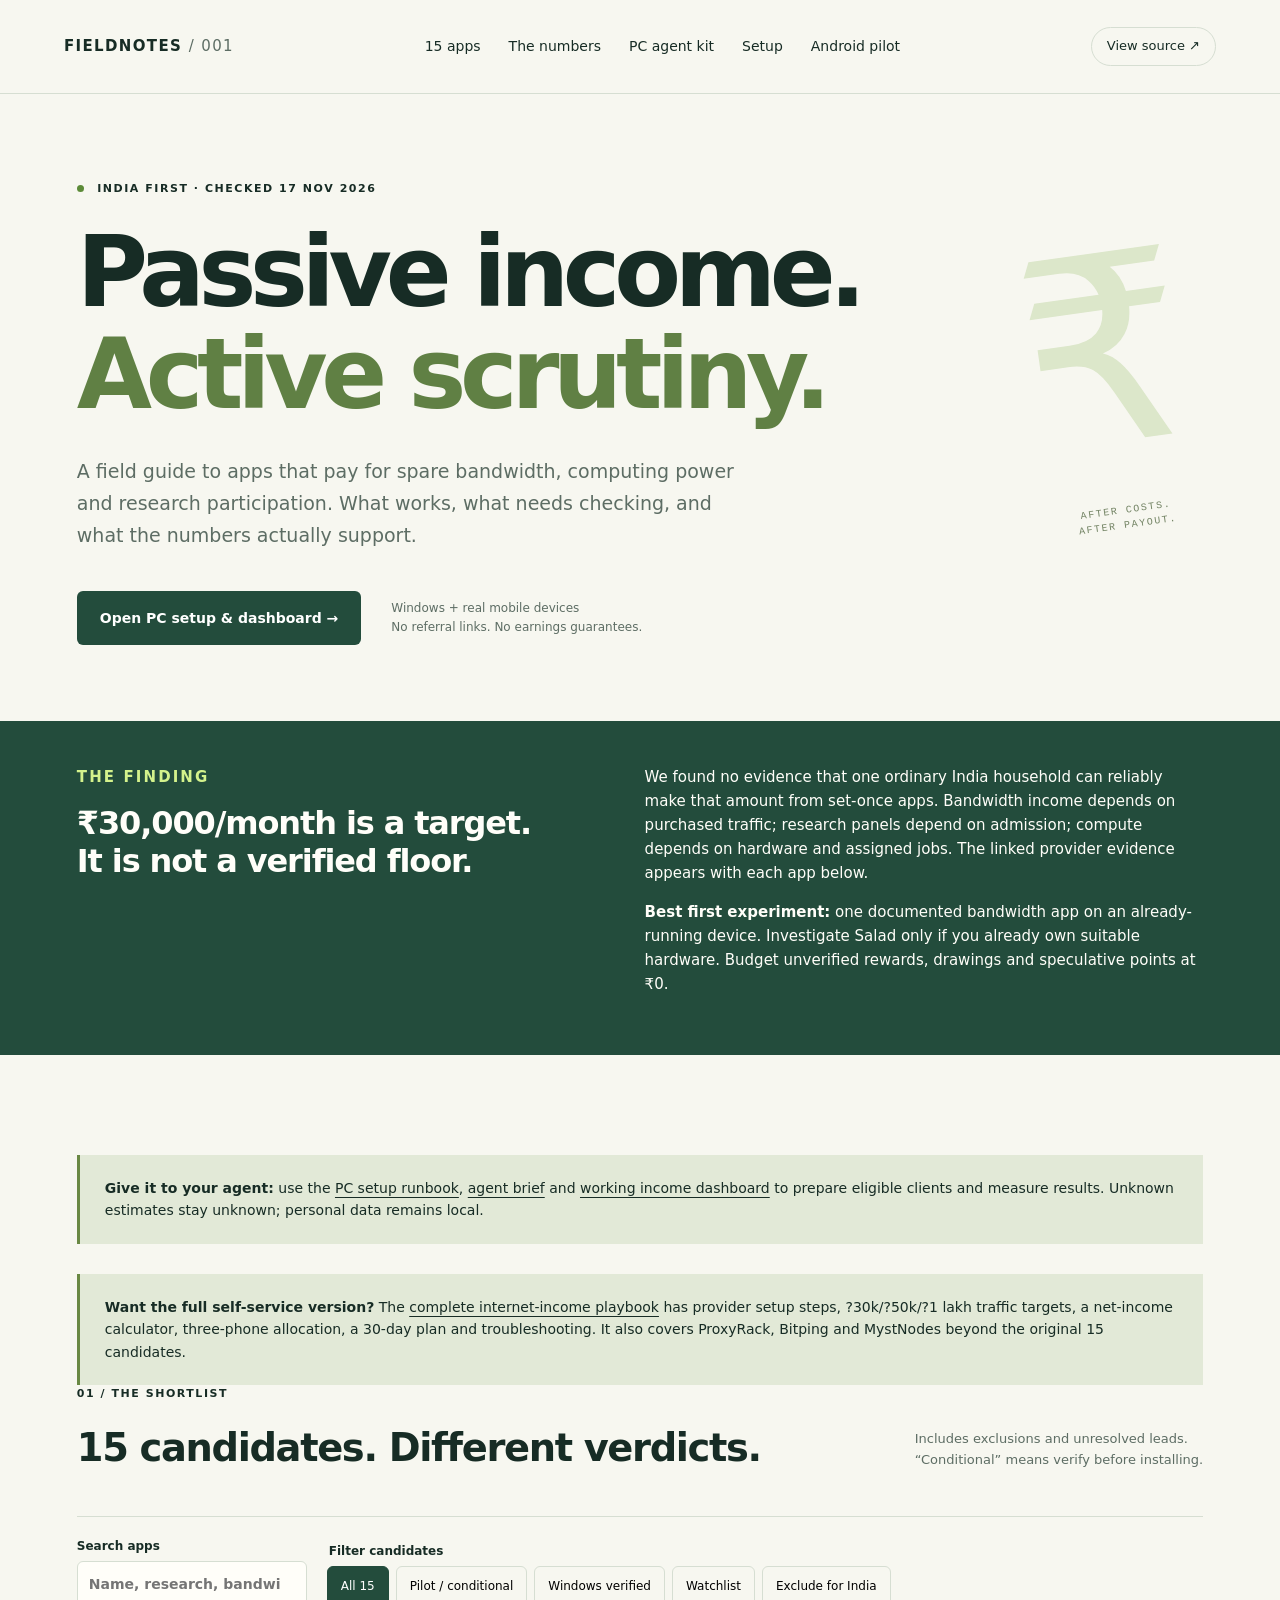
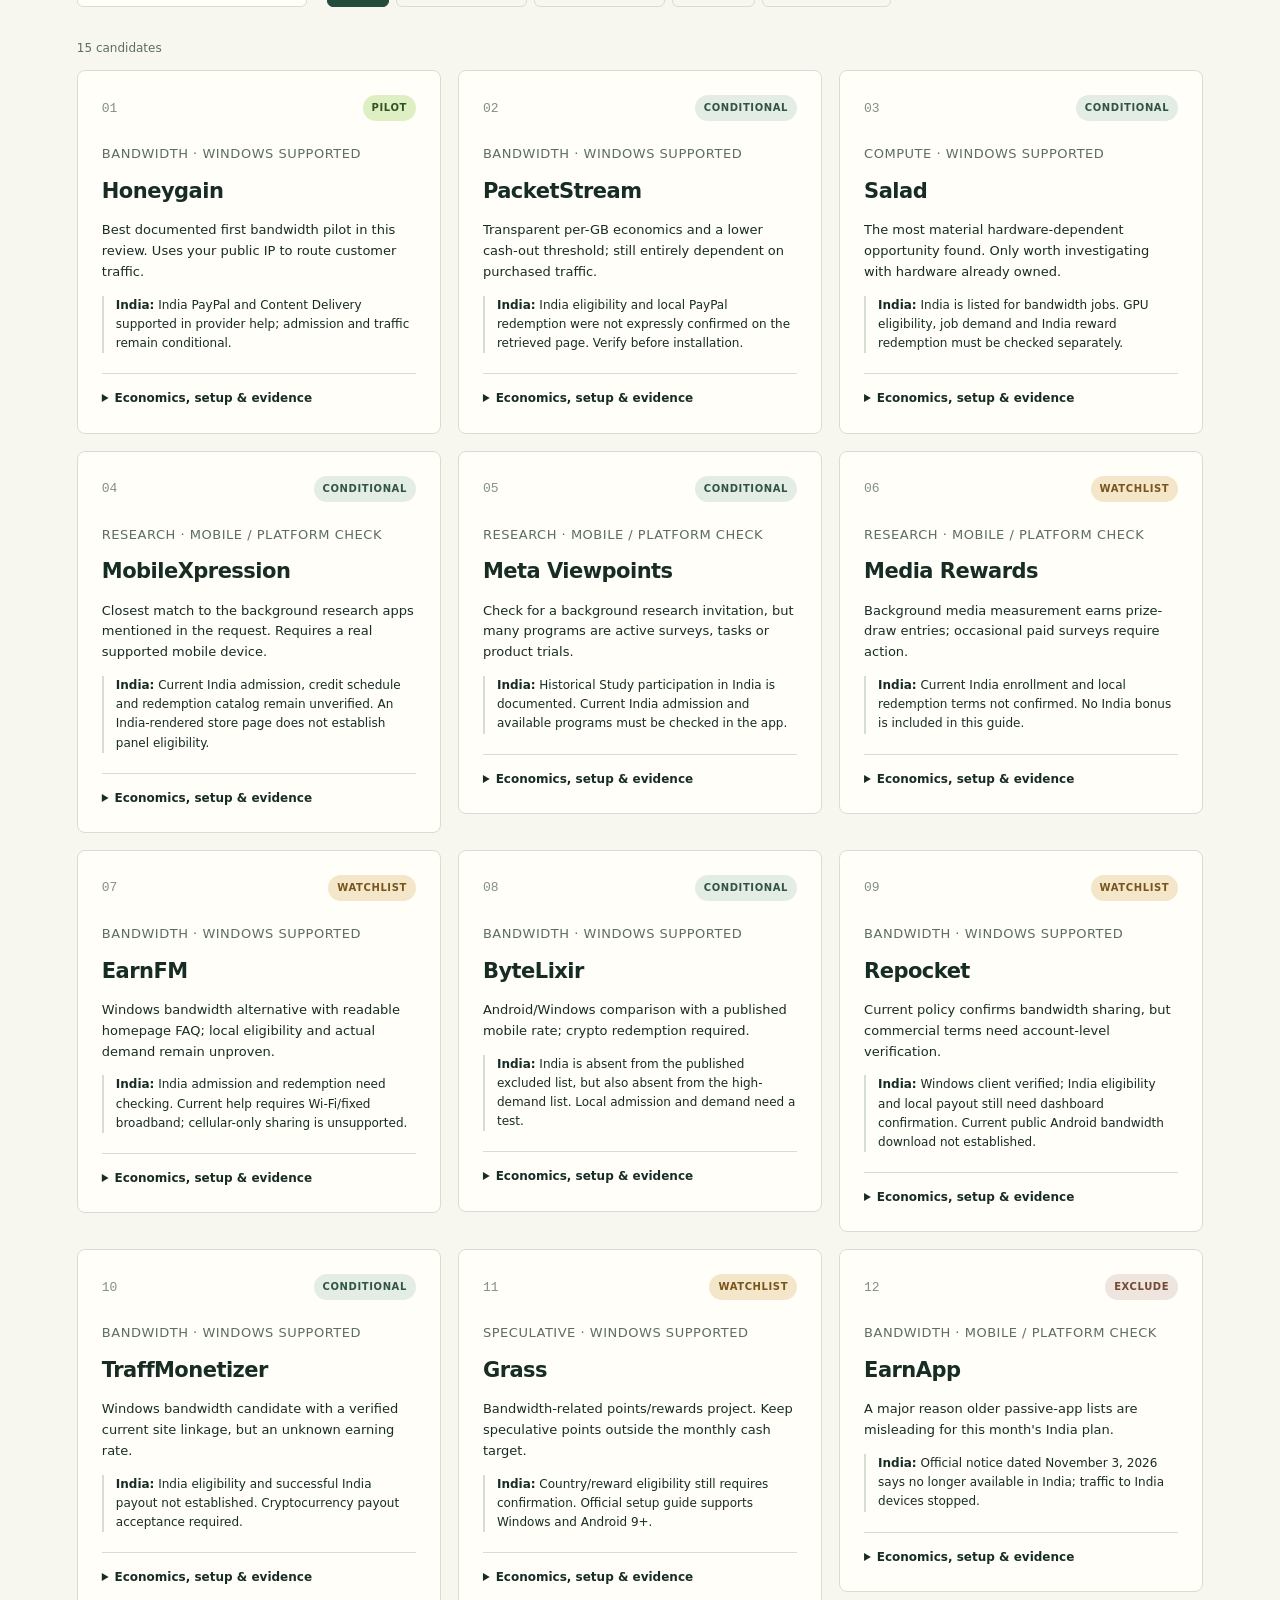
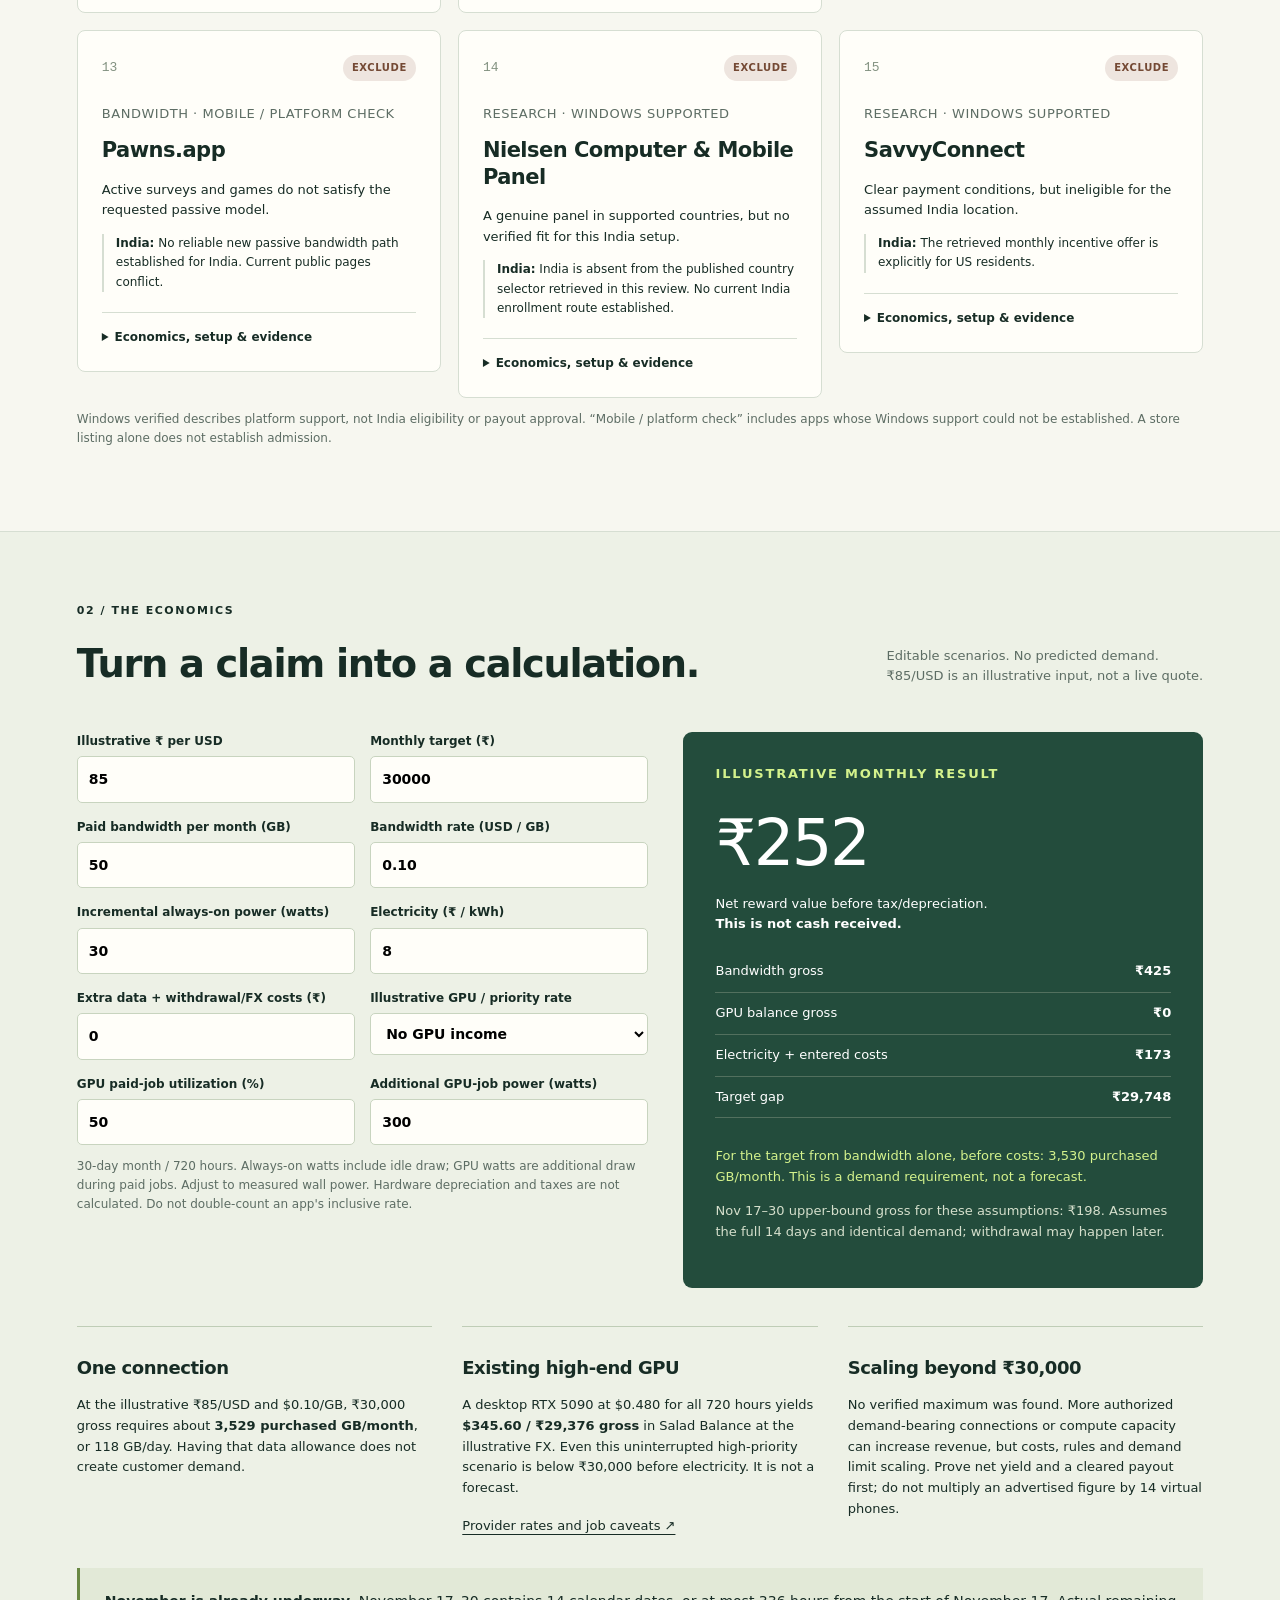
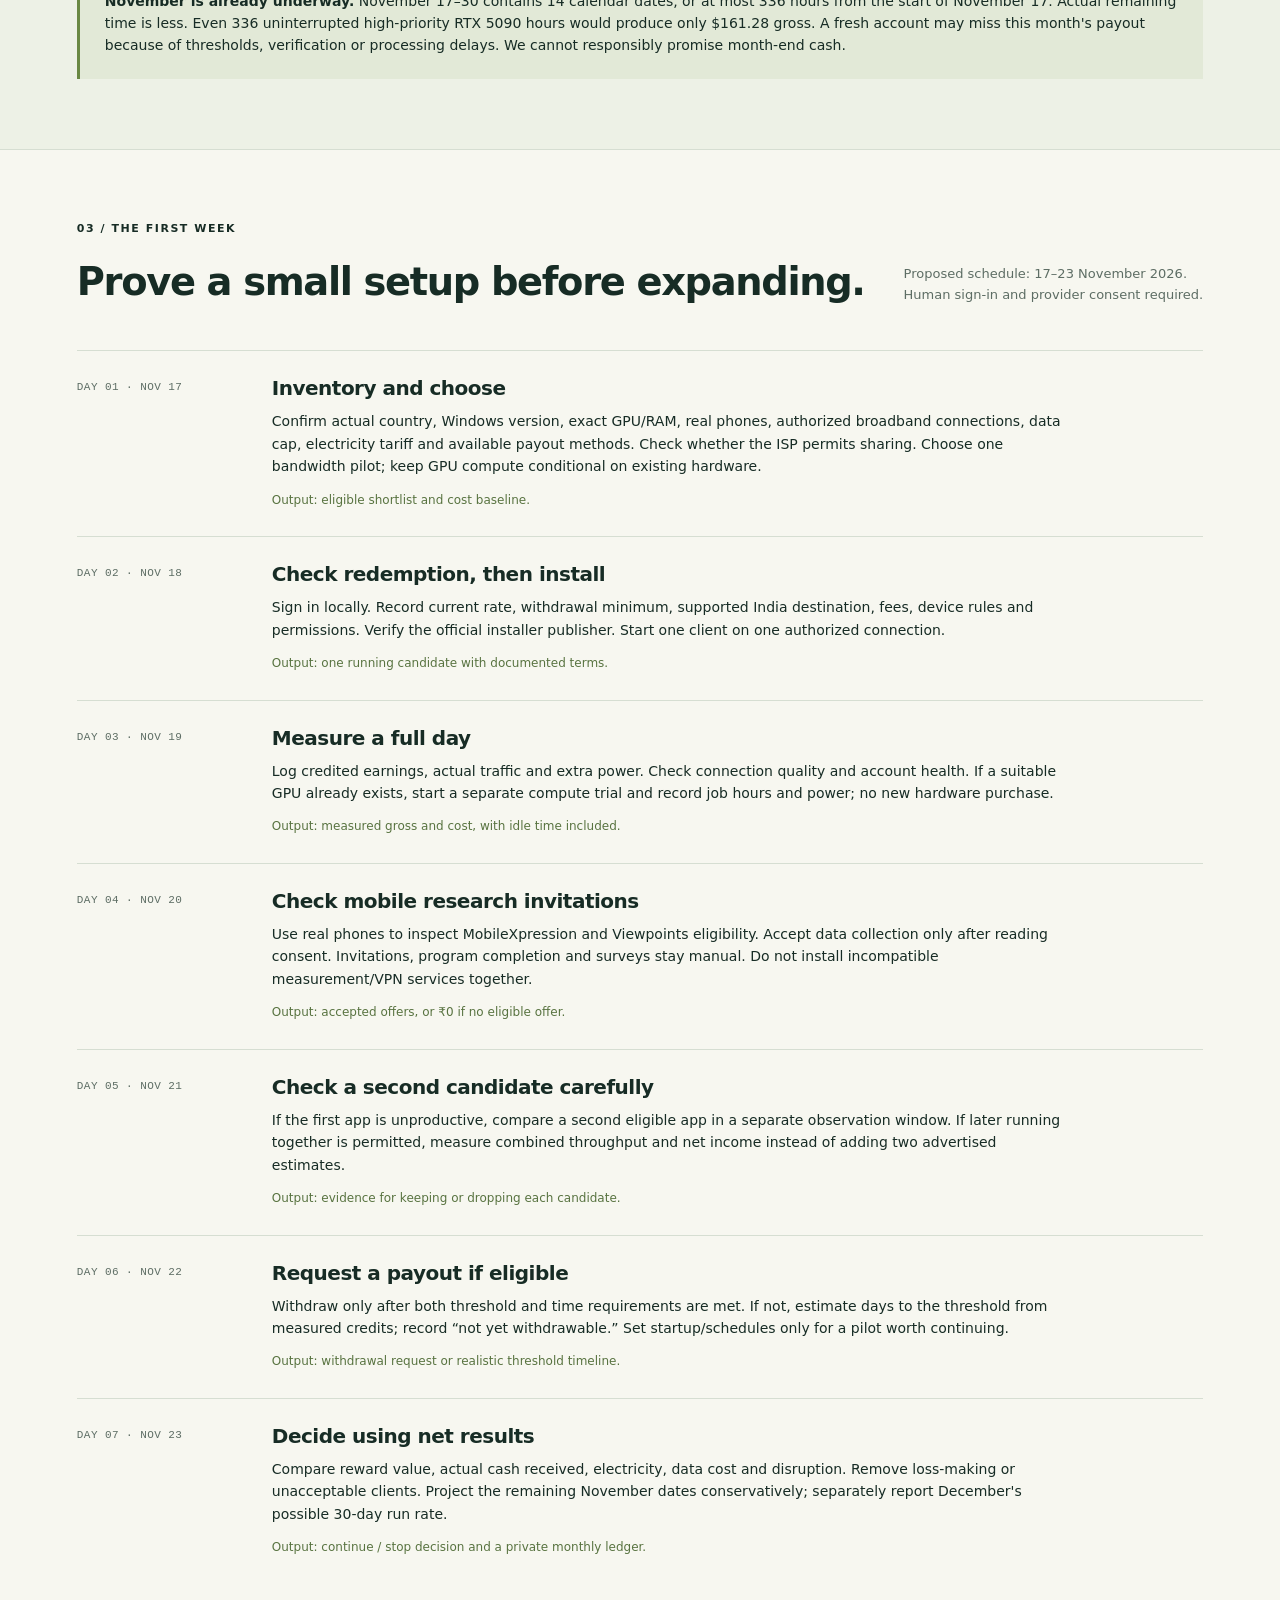
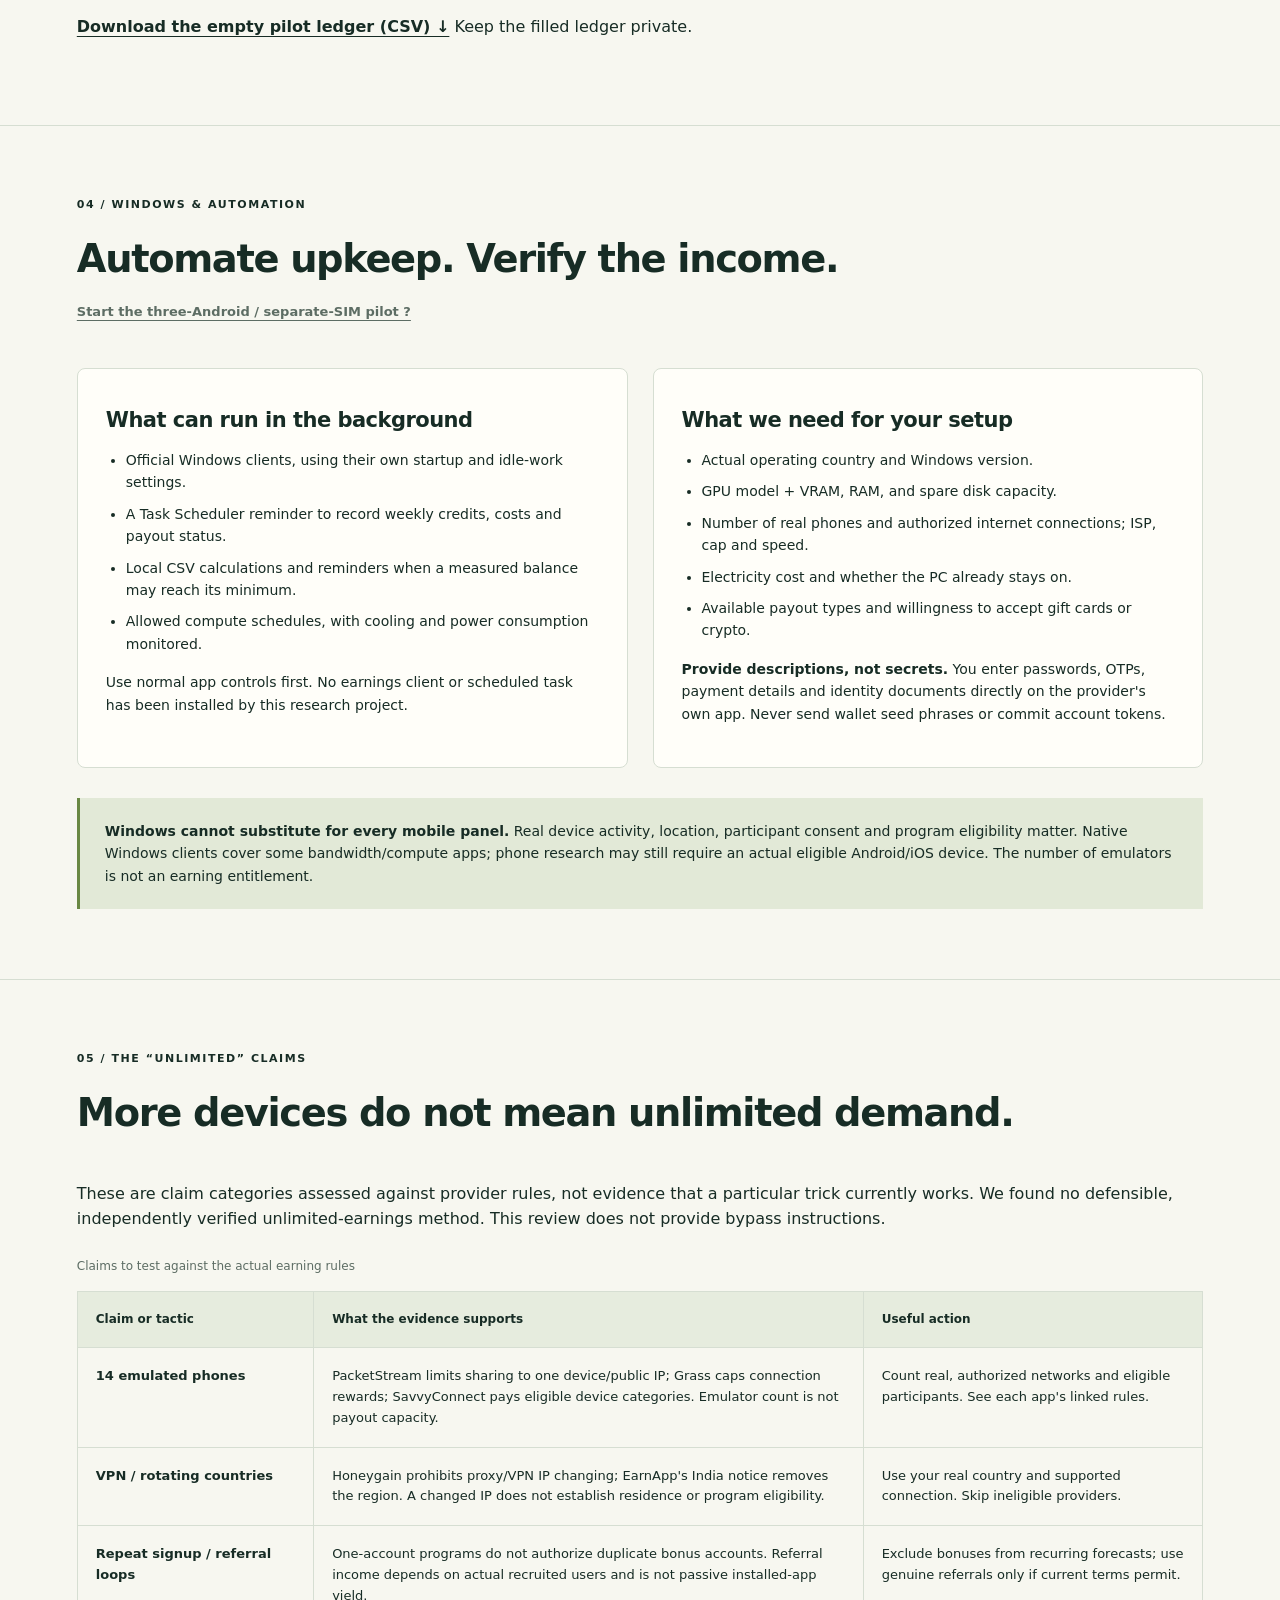
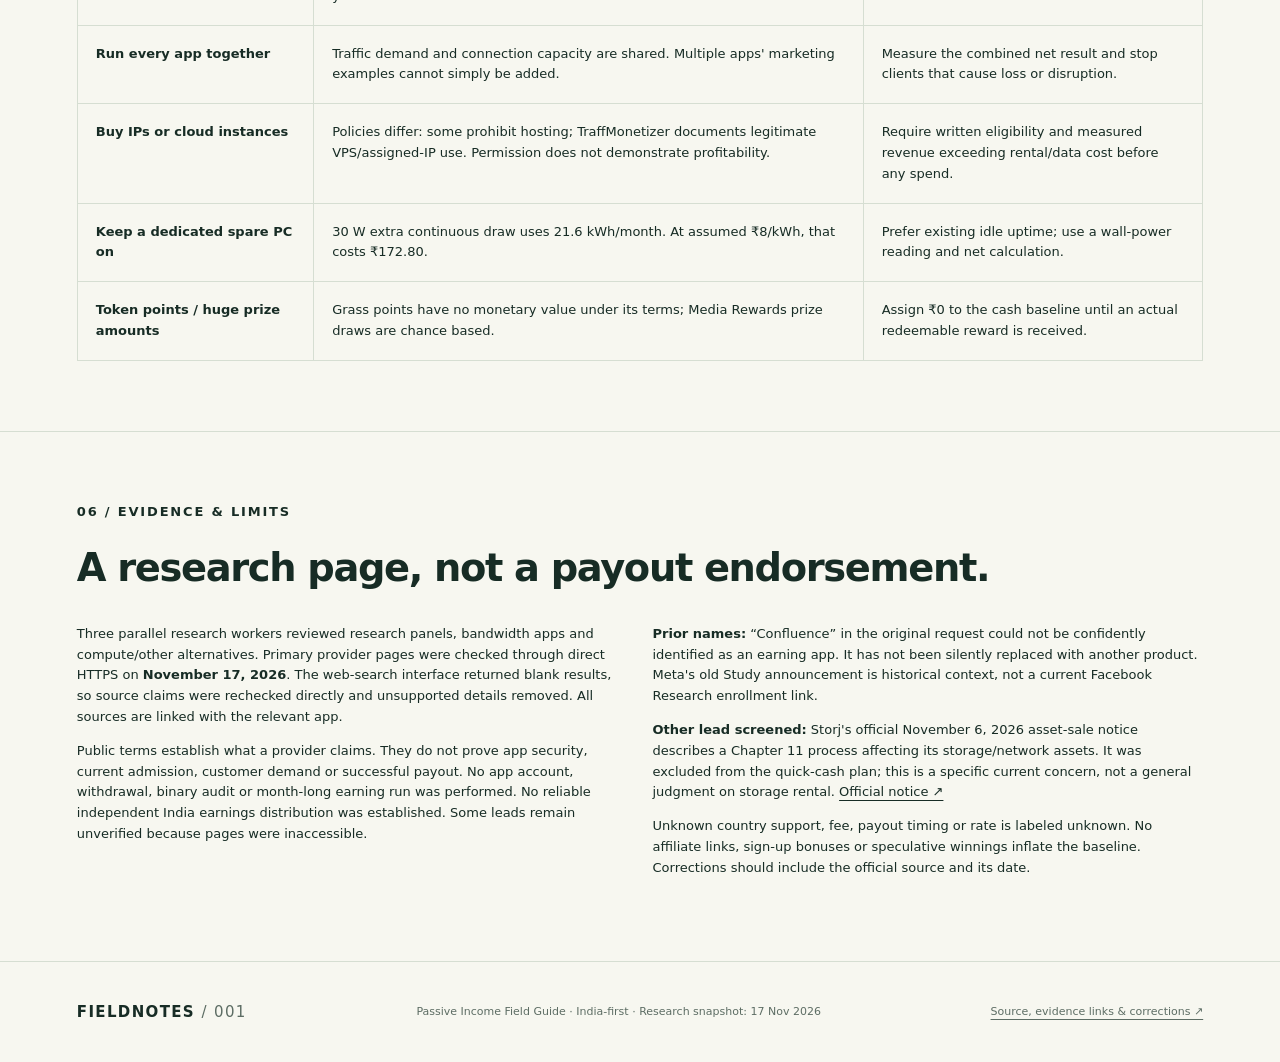
<file: index.html>
<!doctype html>
<html lang="en"><head><meta charset="utf-8"><meta name="viewport" content="width=device-width,initial-scale=1"><meta name="description" content="15 passive earning apps researched for India: eligibility, Windows setup, actual payout limits, earnings calculator and a seven-day pilot."><link rel="icon" href="data:,">
<title>Passive Income Field Guide · India / 2026</title><link rel="stylesheet" href="site.css"><script src="site.js" defer></script></head>
<body><a class="skip" href="#main">Skip to content</a><header><a class="brand" href="#">FIELDNOTES <span>/ 001</span></a><nav aria-label="Main navigation"><a href="#apps">15 apps</a><a href="#numbers">The numbers</a><a href="pc-agent.html">PC agent kit</a><a href="#setup">Setup</a><a href="android-pilot.html">Android pilot</a></nav><a class="repo" href="https://github.com/sandeshbagmare/passive-income-field-guide">View source ↗</a></header>
<main id="main"><section class="hero"><div class="eyebrow"><span class="dot"></span> INDIA FIRST · CHECKED 17 NOV 2026</div><h1>Passive income.<br><em>Active scrutiny.</em></h1><p class="intro">A field guide to apps that pay for spare bandwidth, computing power and research participation. What works, what needs checking, and what the numbers actually support.</p><div class="hero-bottom"><a class="button" href="pc-agent.html">Open PC setup &amp; dashboard &rarr;</a><p>Windows + real mobile devices<br>No referral links. No earnings guarantees.</p></div><div class="hero-index" aria-hidden="true">₹<span>AFTER COSTS.<br>AFTER PAYOUT.</span></div></section>
<section class="verdict" aria-labelledby="verdict-title"><div><p class="eyebrow">THE FINDING</p><h2 id="verdict-title">₹30,000/month is a target.<br>It is not a verified floor.</h2></div><div><p>We found no evidence that one ordinary India household can reliably make that amount from set-once apps. Bandwidth income depends on purchased traffic; research panels depend on admission; compute depends on hardware and assigned jobs. The linked provider evidence appears with each app below.</p><p><strong>Best first experiment:</strong> one documented bandwidth app on an already-running device. Investigate Salad only if you already own suitable hardware. Budget unverified rewards, drawings and speculative points at ₹0.</p></div></section>
<section class="section" id="apps"><div class="callout"><strong>Give it to your agent:</strong> use the <a href="pc-agent.html">PC setup runbook</a>, <a href="AGENT-SETUP.md">agent brief</a> and <a href="dashboard.html">working income dashboard</a> to prepare eligible clients and measure results. Unknown estimates stay unknown; personal data remains local.</div><div class="callout"><strong>Want the full self-service version?</strong> The <a href="internet-income-plan.html">complete internet-income playbook</a> has provider setup steps, ?30k/?50k/?1 lakh traffic targets, a net-income calculator, three-phone allocation, a 30-day plan and troubleshooting. It also covers ProxyRack, Bitping and MystNodes beyond the original 15 candidates.</div><div class="section-heading"><div><p class="eyebrow">01 / THE SHORTLIST</p><h2>15 candidates. Different verdicts.</h2></div><p>Includes exclusions and unresolved leads.<br>“Conditional” means verify before installing.</p></div><div class="controls"><label class="search-label">Search apps<input id="search" type="search" placeholder="Name, research, bandwidth…"></label><fieldset><legend>Filter candidates</legend><div class="filters"><button type="button" class="active" data-filter="all" aria-pressed="true">All 15</button><button type="button" data-filter="pilot" aria-pressed="false">Pilot / conditional</button><button type="button" data-filter="windows" aria-pressed="false">Windows verified</button><button type="button" data-filter="watchlist" aria-pressed="false">Watchlist</button><button type="button" data-filter="exclude" aria-pressed="false">Exclude for India</button></div></fieldset></div><p id="result-count" class="small" role="status">15 candidates</p><div class="app-grid"><article class="app-card" data-status="pilot" data-windows="true" data-search="honeygain bandwidth"><div class="card-top"><span class="card-number">01</span><span class="badge pilot">Pilot</span></div><p class="category">Bandwidth · Windows supported</p><h3>Honeygain</h3><p>Best documented first bandwidth pilot in this review. Uses your public IP to route customer traffic.</p><p class="eligibility"><strong>India:</strong> India PayPal and Content Delivery supported in provider help; admission and traffic remain conditional.</p><details><summary>Economics, setup & evidence</summary><h4>Earnings</h4><p>Provider publishes about $0.10 per GB. Its $1–5/month single-device illustration is marketing, not an observed India result. Content Delivery adds 6 credits per active hour where a slot is available; 720 active hours would equal $4.32.</p><h4>Payout</h4><p>PayPal: $20 minimum, $2.02 flat processor fee plus possible FX/PayPal costs. India requires eligible PayPal setup. Help describes an invitation within one business day, then 2–3 business days after processor registration. Alternate JumpTask credits redeem into gift cards; gift cards are not cash.</p><h4>Device and account limits</h4><p>One account; up to 10 devices, one per public IP. Help prohibits VPN/proxy IP changing, public Wi-Fi, data centers and mobile tethering. Do not create extra bonus accounts.</p><h4>Setup / next action</h4><ol><li>Check ISP permission and your India redemption route before installation.</li><li>Download the Windows app from Honeygain, register one account, and use an owned device on an authorized connection.</li><li>Check Content Delivery eligibility/queue. Enable startup only after a short trial.</li><li>Log credits, traffic and extra electricity for seven days; redeem once eligible.</li></ol><h4>Tradeoff</h4><p>Its own terms warn about IP blocklists, CAPTCHAs, access disruptions and traffic complaints. On a low-earning connection, power costs may consume the proceeds.</p><p class="evidence"><strong>Evidence:</strong> Provider terms and payout help retrieved; no personal payout trial.</p><ul class="sources"><li><a href="https://www.honeygain.com/blog/bandwidth-sharing-apps/">Published rate and vendor estimates ↗</a></li><li><a href="https://support.honeygain.com/api/v2/help_center/en-us/articles/30688365428636.json">Payout help (official API) ↗</a></li><li><a href="https://support.honeygain.com/api/v2/help_center/en-us/articles/30688387290268.json">Fees (official API) ↗</a></li><li><a href="https://www.honeygain.com/terms-of-use/">Terms and network risks ↗</a></li><li><a href="https://support.honeygain.com/api/v2/help_center/en-us/articles/30688346556956.json">Additional provider eligibility/device/payout help (30688346556956) ↗</a></li><li><a href="https://support.honeygain.com/api/v2/help_center/en-us/articles/30688348432028.json">Additional provider eligibility/device/payout help (30688348432028) ↗</a></li><li><a href="https://support.honeygain.com/api/v2/help_center/en-us/articles/30688581200284.json">Additional provider eligibility/device/payout help (30688581200284) ↗</a></li><li><a href="https://support.honeygain.com/api/v2/help_center/en-us/articles/30688484350492.json">Additional provider eligibility/device/payout help (30688484350492) ↗</a></li><li><a href="https://support.honeygain.com/api/v2/help_center/en-us/articles/30688524338332.json">Additional provider eligibility/device/payout help (30688524338332) ↗</a></li><li><a href="https://support.honeygain.com/api/v2/help_center/en-us/articles/30688341894428.json">Additional provider eligibility/device/payout help (30688341894428) ↗</a></li><li><a href="https://www.honeygain.com/download/">Native Android setup ↗</a></li><li><a href="https://support.honeygain.com/hc/en-us/articles/30688404694428-Error-Network-overused">Shared carrier IP and network errors ↗</a></li></ul></details></article>
<article class="app-card" data-status="conditional" data-windows="true" data-search="packetstream bandwidth"><div class="card-top"><span class="card-number">02</span><span class="badge conditional">Conditional</span></div><p class="category">Bandwidth · Windows supported</p><h3>PacketStream</h3><p>Transparent per-GB economics and a lower cash-out threshold; still entirely dependent on purchased traffic.</p><p class="eligibility"><strong>India:</strong> India eligibility and local PayPal redemption were not expressly confirmed on the retrieved page. Verify before installation.</p><details><summary>Economics, setup & evidence</summary><h4>Earnings</h4><p>$0.10 per GB actually routed. 50 GB earns $5 gross; 300 GB earns $30 gross. These are arithmetic examples, not traffic forecasts.</p><h4>Payout</h4><p>$5 minimum; 3% PacketStream withdrawal fee plus possible PayPal costs. First withdrawal unlocks after seven days; stated processing is within one week.</p><h4>Device and account limits</h4><p>One sharing device per public IP. Windows 10+ supported. More devices behind the same router do not qualify as more IPs.</p><h4>Setup / next action</h4><ol><li>Confirm your country and PayPal destination are accepted in signup.</li><li>Get the Windows installer from the signed-in official dashboard and run one client.</li><li>Measure actual paid GB. Once both the time gate and $5 minimum are met, request a test withdrawal.</li></ol><h4>Tradeoff</h4><p>Third parties use your exit IP. Rate multiplied by your internet allowance is not expected revenue; customer demand determines traffic.</p><p class="evidence"><strong>Evidence:</strong> Current official sharing page retrieved; no India account or payout tested.</p><ul class="sources"><li><a href="https://packetstream.io/share-bandwidth/">Platforms, rate and withdrawals ↗</a></li></ul></details></article>
<article class="app-card" data-status="conditional" data-windows="true" data-search="salad compute"><div class="card-top"><span class="card-number">03</span><span class="badge conditional">Conditional</span></div><p class="category">Compute · Windows supported</p><h3>Salad</h3><p>The most material hardware-dependent opportunity found. Only worth investigating with hardware already owned.</p><p class="eligibility"><strong>India:</strong> India is listed for bandwidth jobs. GPU eligibility, job demand and India reward redemption must be checked separately.</p><details><summary>Economics, setup & evidence</summary><h4>Earnings</h4><p>Official November 1, 2026 high-priority desktop GPU rates: RTX 3060 12 GB $0.064/hour, RTX 4090 $0.352/hour, RTX 5090 $0.480/hour. Only assigned GPU-job hours earn these rates. Lower-priority jobs pay less; laptop rates differ.</p><h4>Payout</h4><p>Accrues USD-denominated Salad Balance, not automatically bank cash. Check the reward storefront, minimum denominations, India availability and any fees before treating it as cash income.</p><h4>Device and account limits</h4><p>India bandwidth work requires residential internet without a VPN/proxy, generally 20 Mbps upload. GPU jobs require compatible hardware and the provider&#39;s container setup; do not infer eligibility from owning any GPU.</p><h4>Setup / next action</h4><ol><li>Identify exact GPU model, VRAM, RAM and available storage; compare against current official requirements.</li><li>Confirm a usable India redemption option in the reward store.</li><li>Install Salad from its official site and follow its container-environment setup.</li><li>Run a measured pilot: record actual assigned job hours, priority/rate, whole-PC wall power, temperature and balance.</li><li>Schedule only profitable idle hours. Keep gaming/work needs and cooling in view.</li></ol><h4>Tradeoff</h4><p>High published rates are not guaranteed job allocation. Include idle power, electricity, hardware wear and redemption limits. Do not buy a GPU based on the optimistic scenario.</p><p class="evidence"><strong>Evidence:</strong> November 16 rate announcement and India bandwidth guide retrieved directly; no hardware benchmark or payout tested.</p><ul class="sources"><li><a href="https://community.salad.com/gpu-earning-rates-november-2026">November 2026 rate table ↗</a></li><li><a href="https://support.salad.com/guides/getting-jobs/getting-bandwidth-sharing-jobs/">Bandwidth country and network requirements ↗</a></li><li><a href="https://support.salad.com/guides/getting-jobs/getting-container-jobs/">Container setup requirements ↗</a></li></ul></details></article>
<article class="app-card" data-status="conditional" data-windows="false" data-search="mobilexpression research"><div class="card-top"><span class="card-number">04</span><span class="badge conditional">Conditional</span></div><p class="category">Research · Mobile / platform check</p><h3>MobileXpression</h3><p>Closest match to the background research apps mentioned in the request. Requires a real supported mobile device.</p><p class="eligibility"><strong>India:</strong> Current India admission, credit schedule and redemption catalog remain unverified. An India-rendered store page does not establish panel eligibility.</p><details><summary>Economics, setup & evidence</summary><h4>Earnings</h4><p>Official Android listing advertises weekly credits and initial membership credits. Its membership guide says weekly credits must be claimed within seven days or expire; this requires a recurring manual action. No current India monthly amount verified.</p><h4>Payout</h4><p>Credits redeem against a regional catalog; the listing includes PayPal among rewards, but local availability/threshold needs checking. Membership guide says redeemed gift-card emails may take up to 72 hours. Do not assume every country offers the same catalog.</p><h4>Device and account limits</h4><p>One personal account under official terms. No verified entitlement to three rewarded devices for one participant. VPN and Accessibility collect browsing/app-use data; do not run its measurement VPN alongside a bandwidth app that prohibits VPNs without verified compatibility.</p><h4>Setup / next action</h4><ol><li>Use the official MobileXpression site/store listing on an owned phone and confirm admission.</li><li>Read the exact data-consent screen and reward terms before enabling its permissions.</li><li>Use the phone normally and manually claim each weekly award within seven days; check the actual account redemption threshold.</li></ol><h4>Tradeoff</h4><p>The provider says Accessibility collects browser URLs and active apps, while its VPN collects web requests. This is a substantial data-sharing decision.</p><p class="evidence"><strong>Evidence:</strong> Official Android listing plus browser-rendered terms and membership guide reviewed; India schedule and multi-device rewards unverified.</p><ul class="sources"><li><a href="https://play.google.com/store/apps/details?id=com.mobilexpression.ltvpnb">Official Android listing and data collection ↗</a></li><li><a href="https://www.mobilexpression.com/">Enrollment ↗</a></li><li><a href="https://www.mobilexpression.com/membership-guide">Weekly claim and redemption guide ↗</a></li><li><a href="https://www.mobilexpression.com/common/termsofservice-v3">One personal account terms ↗</a></li></ul></details></article>
<article class="app-card" data-status="conditional" data-windows="false" data-search="meta viewpoints research"><div class="card-top"><span class="card-number">05</span><span class="badge conditional">Conditional</span></div><p class="category">Research · Mobile / platform check</p><h3>Meta Viewpoints</h3><p>Check for a background research invitation, but many programs are active surveys, tasks or product trials.</p><p class="eligibility"><strong>India:</strong> Historical Study participation in India is documented. Current India admission and available programs must be checked in the app.</p><details><summary>Economics, setup & evidence</summary><h4>Earnings</h4><p>Program-specific points; no verified fixed monthly amount. No invitation means no dependable earnings. Do not reuse old Facebook Research or Study payout claims.</p><h4>Payout</h4><p>Current regional threshold, reward value, payment method and processing time are program/account dependent and were not verified.</p><h4>Device and account limits</h4><p>One account per person under current terms. Programs depend on country and quotas; no general per-extra-phone payout entitlement. Terms prohibit proxy location disguise and automation to inflate points. Some programs require Accessibility and separate consent.</p><h4>Setup / next action</h4><ol><li>Install the official Meta Viewpoints app, create or access your own account and check country eligibility.</li><li>Read each invitation&#39;s tasks, duration, data access and compensation.</li><li>Accept only programs you want; count active tasks separately from background earnings.</li></ol><h4>Tradeoff</h4><p>Historical availability is not proof of a current paid research slot. Do not install old Facebook Research APKs from unofficial mirrors.</p><p class="evidence"><strong>Evidence:</strong> Current official store listing and Meta&#39;s historical Study announcement retrieved.</p><ul class="sources"><li><a href="https://play.google.com/store/apps/details?id=com.facebook.viewpoints">Current official Viewpoints listing ↗</a></li><li><a href="https://about.fb.com/news/2019/06/study-from-facebook/">Historical Study announcement; not a current offer ↗</a></li><li><a href="https://www.facebook.com/help/viewpoints/tos">Current Viewpoints account and program terms ↗</a></li></ul></details></article>
<article class="app-card" data-status="watchlist" data-windows="false" data-search="media rewards research"><div class="card-top"><span class="card-number">06</span><span class="badge watchlist">Watchlist</span></div><p class="category">Research · Mobile / platform check</p><h3>Media Rewards</h3><p>Background media measurement earns prize-draw entries; occasional paid surveys require action.</p><p class="eligibility"><strong>India:</strong> Current India enrollment and local redemption terms not confirmed. No India bonus is included in this guide.</p><details><summary>Economics, setup & evidence</summary><h4>Earnings</h4><p>Passive points improve prize-draw participation. They are not a fixed cash wage. Budget sweepstakes winnings at ₹0; separate survey compensation from passive income.</p><h4>Payout</h4><p>Official FAQ says winners redeem prizes as in-app gift cards. Survey rewards and regional thresholds require an actual invitation.</p><h4>Device and account limits</h4><p>Mobile background measurement. No supported Windows earning route established. A phone emulator is not a verified substitute.</p><h4>Setup / next action</h4><ol><li>Check the official site&#39;s store links and whether enrollment is open in your country.</li><li>Read media-measurement consent and battery requirements.</li><li>If accepted, enable the measurement feature and review occasional survey invitations manually.</li></ol><h4>Tradeoff</h4><p>Prize amounts are not expected monthly earnings. The operator says it does not save conversations; evaluate its full privacy policy yourself before opting in.</p><p class="evidence"><strong>Evidence:</strong> Official main page and FAQ retrieved; India screener could not be validated.</p><ul class="sources"><li><a href="https://mediarewards.com/">Official earning model and FAQ ↗</a></li></ul></details></article>
<article class="app-card" data-status="watchlist" data-windows="true" data-search="earnfm bandwidth"><div class="card-top"><span class="card-number">07</span><span class="badge watchlist">Watchlist</span></div><p class="category">Bandwidth · Windows supported</p><h3>EarnFM</h3><p>Windows bandwidth alternative with readable homepage FAQ; local eligibility and actual demand remain unproven.</p><p class="eligibility"><strong>India:</strong> India admission and redemption need checking. Current help requires Wi-Fi/fixed broadband; cellular-only sharing is unsupported.</p><details><summary>Economics, setup & evidence</summary><h4>Earnings</h4><p>No current rate or India earning estimate validated. Assign ₹0 to the plan.</p><h4>Payout</h4><p>$15 minimum in current help; approved payouts fulfilled through Tremendous email. Claim instructions and available local method must be checked.</p><h4>Device and account limits</h4><p>One account; current help allows up to 50 residential IPs under the standard program. Specific fixed-broadband rule excludes the three native-SIM pilot.</p><h4>Setup / next action</h4><ol><li>Open the official site and help center in a browser.</li><li>Before downloading, capture country availability, supported Windows version, earning basis, withdrawal terms and device/IP policy.</li><li>Promote to a pilot only if these checks succeed; request the first eligible payout before considering expansion.</li></ol><h4>Tradeoff</h4><p>Country eligibility, device/IP caps and local redemption remain unresolved. Do not purchase extra connections based on generic earning claims.</p><p class="evidence"><strong>Evidence:</strong> Official help and public platform/download pages verified; India demand/payout untested.</p><ul class="sources"><li><a href="https://earn.fm/">Official site to investigate ↗</a></li><li><a href="https://help.earn.fm/portal/en/kb">Help center to verify ↗</a></li><li><a href="https://earn.fm/assets/index-eb341290.js">Provider homepage FAQ application text ↗</a></li><li><a href="https://help.earn.fm/portal/en/kb/articles/do-i-need-wifi-to-earn-with-earnfm">Fixed-broadband connection requirement ↗</a></li><li><a href="https://help.earn.fm/portal/en/kb/articles/what-do-i-do-if-i-did-not-receive-my-payout">Payout process ↗</a></li><li><a href="https://earn.fm/en/download">Official current downloads ↗</a></li></ul></details></article>
<article class="app-card" data-status="conditional" data-windows="true" data-search="bytelixir bandwidth"><div class="card-top"><span class="card-number">08</span><span class="badge conditional">Conditional</span></div><p class="category">Bandwidth · Windows supported</p><h3>ByteLixir</h3><p>Android/Windows comparison with a published mobile rate; crypto redemption required.</p><p class="eligibility"><strong>India:</strong> India is absent from the published excluded list, but also absent from the high-demand list. Local admission and demand need a test.</p><details><summary>Economics, setup & evidence</summary><h4>Earnings</h4><p>FAQ publishes $0.45/mobile GB, $0.40/residential and $0.15/hosting. Actual bought traffic determines rewards; no India earning estimate established.</p><h4>Payout</h4><p>$5 crypto minimum; supported token/network choices in dashboard. KYC may apply. No PayPal route established.</p><h4>Device and account limits</h4><p>Same-IP devices do not multiply earnings. Verify actual connection classification and current country/account limits.</p><h4>Setup / next action</h4><ol><li>Check official terms and dashboard payout options first.</li><li>Download Android/Windows via the official account dashboard.</li><li>Compare one phone in a separate window; log credited GB and test first eligible payout.</li></ol><h4>Tradeoff</h4><p>Published rates are not demand. Crypto conversion and fees can reduce usable proceeds.</p><p class="evidence"><strong>Evidence:</strong> Official FAQ and terms retrieved; no account, binary or payout trial.</p><ul class="sources"><li><a href="https://bytelixir.com/en/faq">Official FAQ to verify ↗</a></li><li><a href="https://bytelixir.com/en/terms-of-use">Provider terms ↗</a></li></ul></details></article>
<article class="app-card" data-status="watchlist" data-windows="true" data-search="repocket bandwidth"><div class="card-top"><span class="card-number">09</span><span class="badge watchlist">Watchlist</span></div><p class="category">Bandwidth · Windows supported</p><h3>Repocket</h3><p>Current policy confirms bandwidth sharing, but commercial terms need account-level verification.</p><p class="eligibility"><strong>India:</strong> Windows client verified; India eligibility and local payout still need dashboard confirmation. Current public Android bandwidth download not established.</p><details><summary>Economics, setup & evidence</summary><h4>Earnings</h4><p>July 3, 2026 policy describes primarily per-GB rewards influenced by location and demand. It does not fix a public rate. Old $0.20/GB estimates are not used here.</p><h4>Payout</h4><p>Threshold and methods vary. Displayed balances can be provisional; verification and holds may delay payout. No current universal minimum confirmed.</p><h4>Device and account limits</h4><p>Policy allows eligibility/compliance checks and forfeiture for invalid activity. Verify device and IP limits in current terms before running multiple clients.</p><h4>Setup / next action</h4><ol><li>Read the payment policy, then inspect the dashboard for rate, country, installer and withdrawal options.</li><li>Record terms before running a small trial.</li><li>Treat balance as uncollected until a withdrawal has cleared.</li></ol><h4>Tradeoff</h4><p>The policy allows temporary or indefinite holds and adjustments. Do not treat a dashboard balance as a guaranteed receivable.</p><p class="evidence"><strong>Evidence:</strong> Current download page and payment policy retrieved; India account/payment untested.</p><ul class="sources"><li><a href="https://repocket.com/payment-and-rewards-policy">Payment and rewards policy ↗</a></li><li><a href="https://repocket.com/download-app">Current official downloads ↗</a></li></ul></details></article>
<article class="app-card" data-status="conditional" data-windows="true" data-search="traffmonetizer bandwidth"><div class="card-top"><span class="card-number">10</span><span class="badge conditional">Conditional</span></div><p class="category">Bandwidth · Windows supported</p><h3>TraffMonetizer</h3><p>Windows bandwidth candidate with a verified current site linkage, but an unknown earning rate.</p><p class="eligibility"><strong>India:</strong> India eligibility and successful India payout not established. Cryptocurrency payout acceptance required.</p><details><summary>Economics, setup & evidence</summary><h4>Earnings</h4><p>No current published per-GB rate verified. The advertised average is not usable as an India forecast. Budget ₹0 pending measured results.</p><h4>Payout</h4><p>Current site states $10 minimum with USDT on TRC20; wire transfers from $1,000. Stated processing 3–5 business days. Confirm destination/network and all conversion costs locally.</p><h4>Device and account limits</h4><p>Official Docker documentation allows legitimate assigned IP/VPS configurations. That does not authorize fabricated identities or imply paid servers will be profitable.</p><h4>Setup / next action</h4><ol><li>Confirm country admission, network permission and a usable payout route.</li><li>Use the current official download page; inspect publisher/signature before running the Windows executable.</li><li>Enter the account token locally, never in a public issue or this research page.</li><li>Measure actual credits and request the first eligible withdrawal.</li></ol><h4>Tradeoff</h4><p>The older .com hostname did not resolve during this review. The .io site was corroborated by reciprocal links from the established Docker namespace; this is not a binary security audit or payout proof.</p><p class="evidence"><strong>Evidence:</strong> Current site and Docker linkage retrieved; India income unverified.</p><ul class="sources"><li><a href="https://traffmonetizer.io/">Current site and payout information ↗</a></li><li><a href="https://traffmonetizer.io/downloads/">Downloads ↗</a></li><li><a href="https://hub.docker.com/r/traffmonetizer/cli_v2">Reciprocal Docker source ↗</a></li></ul></details></article>
<article class="app-card" data-status="watchlist" data-windows="true" data-search="grass speculative"><div class="card-top"><span class="card-number">11</span><span class="badge watchlist">Watchlist</span></div><p class="category">Speculative · Windows supported</p><h3>Grass</h3><p>Bandwidth-related points/rewards project. Keep speculative points outside the monthly cash target.</p><p class="eligibility"><strong>India:</strong> Country/reward eligibility still requires confirmation. Official setup guide supports Windows and Android 9+.</p><details><summary>Economics, setup & evidence</summary><h4>Earnings</h4><p>Official terms say points have no monetary value and rewards are discretionary. Allocate ₹0 recurring cash in every baseline scenario.</p><h4>Payout</h4><p>Any future token or other reward requires separate eligibility and redemption review. Do not translate points into rupees using an assumed token allocation.</p><h4>Device and account limits</h4><p>One account under retrieved terms. Official setup guide caps rewards per connection: multiple clients on the same router do not multiply points.</p><h4>Setup / next action</h4><ol><li>Read the general and specific reward terms before connecting a device or wallet.</li><li>Confirm official supported client, country eligibility and permissions.</li><li>If voluntarily participating, track points separately from cash; keep seed phrases private.</li></ol><h4>Tradeoff</h4><p>Reward rules, eligibility and token values can change. Speculation is not set-and-forget income.</p><p class="evidence"><strong>Evidence:</strong> Official general terms retrieved; no token valuation or payout assumed.</p><ul class="sources"><li><a href="https://www.grass.io/terms-and-conditions/">General terms and reward limitations ↗</a></li><li><a href="https://www.grass.io/learn/how-to-set-up-grass-on-every-device-desktop-extension-and-android/">Official desktop and Android setup ↗</a></li></ul></details></article>
<article class="app-card" data-status="exclude" data-windows="false" data-search="earnapp bandwidth"><div class="card-top"><span class="card-number">12</span><span class="badge exclude">Exclude</span></div><p class="category">Bandwidth · Mobile / platform check</p><h3>EarnApp</h3><p>A major reason older passive-app lists are misleading for this month&#39;s India plan.</p><p class="eligibility"><strong>India:</strong> Official notice dated November 3, 2026 says no longer available in India; traffic to India devices stopped.</p><details><summary>Economics, setup & evidence</summary><h4>Earnings</h4><p>₹0 forecast for India passive bandwidth under the current notice.</p><h4>Payout</h4><p>The notice says existing users may cash out remaining balances. This does not create new earning availability.</p><h4>Device and account limits</h4><p>Do not use an IP changer, foreign identity or emulator to bypass the regional restriction.</p><h4>Setup / next action</h4><ol><li>Skip new India installation for income.</li><li>Existing users should review the official notice and their remaining balance directly.</li></ol><h4>Tradeoff</h4><p>Global promotional pages may remain visible despite a country-specific shutdown. Prefer the specific notice.</p><p class="evidence"><strong>Evidence:</strong> Official help-center article retrieved via its JSON API.</p><ul class="sources"><li><a href="https://help.earnapp.com/hc/en-us/articles/52633267575057-EarnApp-no-longer-available-in-India">India closure notice ↗</a></li><li><a href="https://help.earnapp.com/api/v2/help_center/en-us/articles/52633267575057.json">Same notice via official API ↗</a></li></ul></details></article>
<article class="app-card" data-status="exclude" data-windows="false" data-search="pawns.app bandwidth"><div class="card-top"><span class="card-number">13</span><span class="badge exclude">Exclude</span></div><p class="category">Bandwidth · Mobile / platform check</p><h3>Pawns.app</h3><p>Active surveys and games do not satisfy the requested passive model.</p><p class="eligibility"><strong>India:</strong> No reliable new passive bandwidth path established for India. Current public pages conflict.</p><details><summary>Economics, setup & evidence</summary><h4>Earnings</h4><p>Official AI information page says bandwidth sharing was discontinued in 2026; current download page emphasizes active tasks. Budget ₹0 passive until support confirms otherwise.</p><h4>Payout</h4><p>Do not use historical passive rates/thresholds. Current task rewards and thresholds do not establish a passive earning opportunity.</p><h4>Device and account limits</h4><p>March 10, 2026 terms still retain an optional traffic-sharing addendum where available. That conflicts with the newer product description, so a universal shutdown is not asserted here.</p><h4>Setup / next action</h4><ol><li>Do not install for a passive-income pilot based on an old article.</li><li>Check actual app availability and written support confirmation if reconsidering.</li></ol><h4>Tradeoff</h4><p>Marketing amounts for highly active users must not be presented as passive monthly earnings.</p><p class="evidence"><strong>Evidence:</strong> Three official pages retrieved; contradiction remains unresolved.</p><ul class="sources"><li><a href="https://pawns.app/llm-info/">Official product information ↗</a></li><li><a href="https://pawns.app/download/">Current download offering ↗</a></li><li><a href="https://pawns.app/terms-of-use/">Terms with conditional addendum ↗</a></li></ul></details></article>
<article class="app-card" data-status="exclude" data-windows="true" data-search="nielsen computer &amp; mobile panel research"><div class="card-top"><span class="card-number">14</span><span class="badge exclude">Exclude</span></div><p class="category">Research · Windows supported</p><h3>Nielsen Computer &amp; Mobile Panel</h3><p>A genuine panel in supported countries, but no verified fit for this India setup.</p><p class="eligibility"><strong>India:</strong> India is absent from the published country selector retrieved in this review. No current India enrollment route established.</p><details><summary>Economics, setup & evidence</summary><h4>Earnings</h4><p>US FAQ advertises up to $60/year while retaining older $50 wording. Neither figure should be imported into an India forecast.</p><h4>Payout</h4><p>Rewards depend on the local panel. No India payment schedule or catalog verified.</p><h4>Device and account limits</h4><p>Country-specific enrollment and actual device usage. Windows support elsewhere does not establish India eligibility.</p><h4>Setup / next action</h4><ol><li>Check the official country selector for a genuine local panel.</li><li>If India is unavailable, stop; do not register with a foreign address.</li></ol><h4>Tradeoff</h4><p>Do not confuse this panel with separate NielsenIQ shopping panels that may require active purchase reporting.</p><p class="evidence"><strong>Evidence:</strong> Official country selector and US FAQ retrieved; no India offer found.</p><ul class="sources"><li><a href="https://computermobilepanel.nielsen.com/ui/US/en/globalpanelsites.html">Official country selector ↗</a></li><li><a href="https://computermobilepanel.nielsen.com/ui/US/en/faqen.html">US FAQ; not an India offer ↗</a></li></ul></details></article>
<article class="app-card" data-status="exclude" data-windows="true" data-search="savvyconnect research"><div class="card-top"><span class="card-number">15</span><span class="badge exclude">Exclude</span></div><p class="category">Research · Windows supported</p><h3>SavvyConnect</h3><p>Clear payment conditions, but ineligible for the assumed India location.</p><p class="eligibility"><strong>India:</strong> The retrieved monthly incentive offer is explicitly for US residents.</p><details><summary>Economics, setup & evidence</summary><h4>Earnings</h4><p>US offer: $3 per device category, maximum one mobile plus one computer = $6/month. Not $3 for every emulator.</p><h4>Payout</h4><p>Credits issued after the first full participation month. Need at least seven days of actual usage per eligible device in each calendar month.</p><h4>Device and account limits</h4><p>US residence, real activity and two paid categories. Sweepstakes are additional chance-based prizes, not recurring income.</p><h4>Setup / next action</h4><ol><li>Exclude from the India plan.</li><li>Only genuine eligible residents should review enrollment and withdrawal terms.</li></ol><h4>Tradeoff</h4><p>Foreign-location spoofing and duplicate virtual devices do not satisfy the stated offer.</p><p class="evidence"><strong>Evidence:</strong> Official participation requirements retrieved directly.</p><ul class="sources"><li><a href="https://surveysavvy.com/savvyconnect-requirements/">Monthly eligibility and caps ↗</a></li></ul></details></article></div><p class="small">Windows verified describes platform support, not India eligibility or payout approval. “Mobile / platform check” includes apps whose Windows support could not be established. A store listing alone does not establish admission.</p></section>
<section class="section numbers" id="numbers"><div class="section-heading"><div><p class="eyebrow">02 / THE ECONOMICS</p><h2>Turn a claim into a calculation.</h2></div><p>Editable scenarios. No predicted demand.<br>₹85/USD is an illustrative input, not a live quote.</p></div><div class="calc-grid"><form id="calculator"><div class="input-grid"><label>Illustrative ₹ per USD<input id="fx" type="number" min="1" max="1000" step="0.1" value="85"></label><label>Monthly target (₹)<input id="target" type="number" min="0" max="10000000" step="1000" value="30000"></label><label>Paid bandwidth per month (GB)<input id="gb" type="number" min="0" max="1000000" step="10" value="50"></label><label>Bandwidth rate (USD / GB)<input id="rate" type="number" min="0" max="10" step="0.01" value="0.10"></label><label>Incremental always-on power (watts)<input id="watts" type="number" min="0" max="10000" step="5" value="30"></label><label>Electricity (₹ / kWh)<input id="tariff" type="number" min="0" max="100" step="0.5" value="8"></label><label>Extra data + withdrawal/FX costs (₹)<input id="costs" type="number" min="0" max="1000000" step="10" value="0"></label><label>Illustrative GPU / priority rate<select id="gpu"><option value="0">No GPU income</option><option value="0.064">RTX 3060 12GB · High · $0.064/h</option><option value="0.352">RTX 4090 · High · $0.352/h</option><option value="0.480">RTX 5090 · High · $0.480/h</option></select></label><label>GPU paid-job utilization (%)<input id="util" type="number" min="0" max="100" step="5" value="50"></label><label>Additional GPU-job power (watts)<input id="gpuwatts" type="number" min="0" max="2000" step="10" value="300"></label></div><p class="small">30-day month / 720 hours. Always-on watts include idle draw; GPU watts are additional draw during paid jobs. Adjust to measured wall power. Hardware depreciation and taxes are not calculated. Do not double-count an app's inclusive rate.</p></form><div class="calc-output" aria-live="polite" aria-atomic="true"><p class="eyebrow">ILLUSTRATIVE MONTHLY RESULT</p><div id="net" class="big-number">₹252</div><p>Net reward value before tax/depreciation.<br><strong>This is not cash received.</strong></p><dl><div><dt>Bandwidth gross</dt><dd id="bw"></dd></div><div><dt>GPU balance gross</dt><dd id="gpu-gross"></dd></div><div><dt>Electricity + entered costs</dt><dd id="expenses"></dd></div><div><dt>Target gap</dt><dd id="gap"></dd></div></dl><p id="volume" class="calc-note"></p><p id="days-left" class="small"></p></div></div><noscript><p>Calculator and filters require JavaScript. All research cards and sources remain readable. Example: 50 GB × $0.10 × ₹85 = ₹425 gross; 30 W × 720 h ÷ 1000 × ₹8 = ₹172.80 electricity; ₹252.20 before other costs.</p></noscript>
<div class="three-up"><article><h3>One connection</h3><p>At the illustrative ₹85/USD and $0.10/GB, ₹30,000 gross requires about <strong>3,529 purchased GB/month</strong>, or 118 GB/day. Having that data allowance does not create customer demand.</p></article><article><h3>Existing high-end GPU</h3><p>A desktop RTX 5090 at $0.480 for all 720 hours yields <strong>$345.60 / ₹29,376 gross</strong> in Salad Balance at the illustrative FX. Even this uninterrupted high-priority scenario is below ₹30,000 before electricity. It is not a forecast.</p><a href="https://community.salad.com/gpu-earning-rates-november-2026">Provider rates and job caveats ↗</a></article><article><h3>Scaling beyond ₹30,000</h3><p>No verified maximum was found. More authorized demand-bearing connections or compute capacity can increase revenue, but costs, rules and demand limit scaling. Prove net yield and a cleared payout first; do not multiply an advertised figure by 14 virtual phones.</p></article></div>
<div class="callout"><strong>November is already underway.</strong> November 17–30 contains 14 calendar dates, or at most 336 hours from the start of November 17. Actual remaining time is less. Even 336 uninterrupted high-priority RTX 5090 hours would produce only $161.28 gross. A fresh account may miss this month's payout because of thresholds, verification or processing delays. We cannot responsibly promise month-end cash.</div></section>
<section class="section" id="week"><div class="section-heading"><div><p class="eyebrow">03 / THE FIRST WEEK</p><h2>Prove a small setup before expanding.</h2></div><p>Proposed schedule: 17–23 November 2026.<br>Human sign-in and provider consent required.</p></div><ol class="timeline"><li><span>DAY 01 · NOV 17</span><div><h3>Inventory and choose</h3><p>Confirm actual country, Windows version, exact GPU/RAM, real phones, authorized broadband connections, data cap, electricity tariff and available payout methods. Check whether the ISP permits sharing. Choose one bandwidth pilot; keep GPU compute conditional on existing hardware.</p><small>Output: eligible shortlist and cost baseline.</small></div></li><li><span>DAY 02 · NOV 18</span><div><h3>Check redemption, then install</h3><p>Sign in locally. Record current rate, withdrawal minimum, supported India destination, fees, device rules and permissions. Verify the official installer publisher. Start one client on one authorized connection.</p><small>Output: one running candidate with documented terms.</small></div></li><li><span>DAY 03 · NOV 19</span><div><h3>Measure a full day</h3><p>Log credited earnings, actual traffic and extra power. Check connection quality and account health. If a suitable GPU already exists, start a separate compute trial and record job hours and power; no new hardware purchase.</p><small>Output: measured gross and cost, with idle time included.</small></div></li><li><span>DAY 04 · NOV 20</span><div><h3>Check mobile research invitations</h3><p>Use real phones to inspect MobileXpression and Viewpoints eligibility. Accept data collection only after reading consent. Invitations, program completion and surveys stay manual. Do not install incompatible measurement/VPN services together.</p><small>Output: accepted offers, or ₹0 if no eligible offer.</small></div></li><li><span>DAY 05 · NOV 21</span><div><h3>Check a second candidate carefully</h3><p>If the first app is unproductive, compare a second eligible app in a separate observation window. If later running together is permitted, measure combined throughput and net income instead of adding two advertised estimates.</p><small>Output: evidence for keeping or dropping each candidate.</small></div></li><li><span>DAY 06 · NOV 22</span><div><h3>Request a payout if eligible</h3><p>Withdraw only after both threshold and time requirements are met. If not, estimate days to the threshold from measured credits; record “not yet withdrawable.” Set startup/schedules only for a pilot worth continuing.</p><small>Output: withdrawal request or realistic threshold timeline.</small></div></li><li><span>DAY 07 · NOV 23</span><div><h3>Decide using net results</h3><p>Compare reward value, actual cash received, electricity, data cost and disruption. Remove loss-making or unacceptable clients. Project the remaining November dates conservatively; separately report December's possible 30-day run rate.</p><small>Output: continue / stop decision and a private monthly ledger.</small></div></li></ol><p><a class="text-link" href="pilot-log.csv" download>Download the empty pilot ledger (CSV) ↓</a> Keep the filled ledger private.</p></section>
<section class="section" id="setup"><div class="section-heading"><div><p class="eyebrow">04 / WINDOWS & AUTOMATION</p><h2>Automate upkeep. Verify the income.</h2><p><a class="text-link" href="android-pilot.html">Start the three-Android / separate-SIM pilot ?</a></p></div></div><div class="two-up"><article class="panel"><h3>What can run in the background</h3><ul><li>Official Windows clients, using their own startup and idle-work settings.</li><li>A Task Scheduler reminder to record weekly credits, costs and payout status.</li><li>Local CSV calculations and reminders when a measured balance may reach its minimum.</li><li>Allowed compute schedules, with cooling and power consumption monitored.</li></ul><p>Use normal app controls first. No earnings client or scheduled task has been installed by this research project.</p></article><article class="panel"><h3>What we need for your setup</h3><ul><li>Actual operating country and Windows version.</li><li>GPU model + VRAM, RAM, and spare disk capacity.</li><li>Number of real phones and authorized internet connections; ISP, cap and speed.</li><li>Electricity cost and whether the PC already stays on.</li><li>Available payout types and willingness to accept gift cards or crypto.</li></ul><p><strong>Provide descriptions, not secrets.</strong> You enter passwords, OTPs, payment details and identity documents directly on the provider's own app. Never send wallet seed phrases or commit account tokens.</p></article></div><div class="callout"><strong>Windows cannot substitute for every mobile panel.</strong> Real device activity, location, participant consent and program eligibility matter. Native Windows clients cover some bandwidth/compute apps; phone research may still require an actual eligible Android/iOS device. The number of emulators is not an earning entitlement.</div></section>
<section class="section" id="tricks"><div class="section-heading"><div><p class="eyebrow">05 / THE “UNLIMITED” CLAIMS</p><h2>More devices do not mean unlimited demand.</h2></div></div><p>These are claim categories assessed against provider rules, not evidence that a particular trick currently works. We found no defensible, independently verified unlimited-earnings method. This review does not provide bypass instructions.</p><div class="table-scroll"><table><caption>Claims to test against the actual earning rules</caption><thead><tr><th>Claim or tactic</th><th>What the evidence supports</th><th>Useful action</th></tr></thead><tbody><tr><td>14 emulated phones</td><td>PacketStream limits sharing to one device/public IP; Grass caps connection rewards; SavvyConnect pays eligible device categories. Emulator count is not payout capacity.</td><td>Count real, authorized networks and eligible participants. See each app's linked rules.</td></tr><tr><td>VPN / rotating countries</td><td>Honeygain prohibits proxy/VPN IP changing; EarnApp's India notice removes the region. A changed IP does not establish residence or program eligibility.</td><td>Use your real country and supported connection. Skip ineligible providers.</td></tr><tr><td>Repeat signup / referral loops</td><td>One-account programs do not authorize duplicate bonus accounts. Referral income depends on actual recruited users and is not passive installed-app yield.</td><td>Exclude bonuses from recurring forecasts; use genuine referrals only if current terms permit.</td></tr><tr><td>Run every app together</td><td>Traffic demand and connection capacity are shared. Multiple apps' marketing examples cannot simply be added.</td><td>Measure the combined net result and stop clients that cause loss or disruption.</td></tr><tr><td>Buy IPs or cloud instances</td><td>Policies differ: some prohibit hosting; TraffMonetizer documents legitimate VPS/assigned-IP use. Permission does not demonstrate profitability.</td><td>Require written eligibility and measured revenue exceeding rental/data cost before any spend.</td></tr><tr><td>Keep a dedicated spare PC on</td><td>30 W extra continuous draw uses 21.6 kWh/month. At assumed ₹8/kWh, that costs ₹172.80.</td><td>Prefer existing idle uptime; use a wall-power reading and net calculation.</td></tr><tr><td>Token points / huge prize amounts</td><td>Grass points have no monetary value under its terms; Media Rewards prize draws are chance based.</td><td>Assign ₹0 to the cash baseline until an actual redeemable reward is received.</td></tr></tbody></table></div></section>
<section class="section methodology" id="method"><p class="eyebrow">06 / EVIDENCE & LIMITS</p><h2>A research page, not a payout endorsement.</h2><div class="two-up"><div><p>Three parallel research workers reviewed research panels, bandwidth apps and compute/other alternatives. Primary provider pages were checked through direct HTTPS on <strong>November 17, 2026</strong>. The web-search interface returned blank results, so source claims were rechecked directly and unsupported details removed. All sources are linked with the relevant app.</p><p>Public terms establish what a provider claims. They do not prove app security, current admission, customer demand or successful payout. No app account, withdrawal, binary audit or month-long earning run was performed. No reliable independent India earnings distribution was established. Some leads remain unverified because pages were inaccessible.</p></div><div><p><strong>Prior names:</strong> “Confluence” in the original request could not be confidently identified as an earning app. It has not been silently replaced with another product. Meta's old Study announcement is historical context, not a current Facebook Research enrollment link.</p><p><strong>Other lead screened:</strong> Storj's official November 6, 2026 asset-sale notice describes a Chapter 11 process affecting its storage/network assets. It was excluded from the quick-cash plan; this is a specific current concern, not a general judgment on storage rental. <a href="https://www.storj.io/asset-sale/">Official notice ↗</a></p><p>Unknown country support, fee, payout timing or rate is labeled unknown. No affiliate links, sign-up bonuses or speculative winnings inflate the baseline. Corrections should include the official source and its date.</p></div></div></section>
</main><footer><div class="brand">FIELDNOTES <span>/ 001</span></div><p>Passive Income Field Guide · India-first · Research snapshot: 17 Nov 2026</p><a href="https://github.com/sandeshbagmare/passive-income-field-guide">Source, evidence links & corrections ↗</a></footer></body></html>
</file>
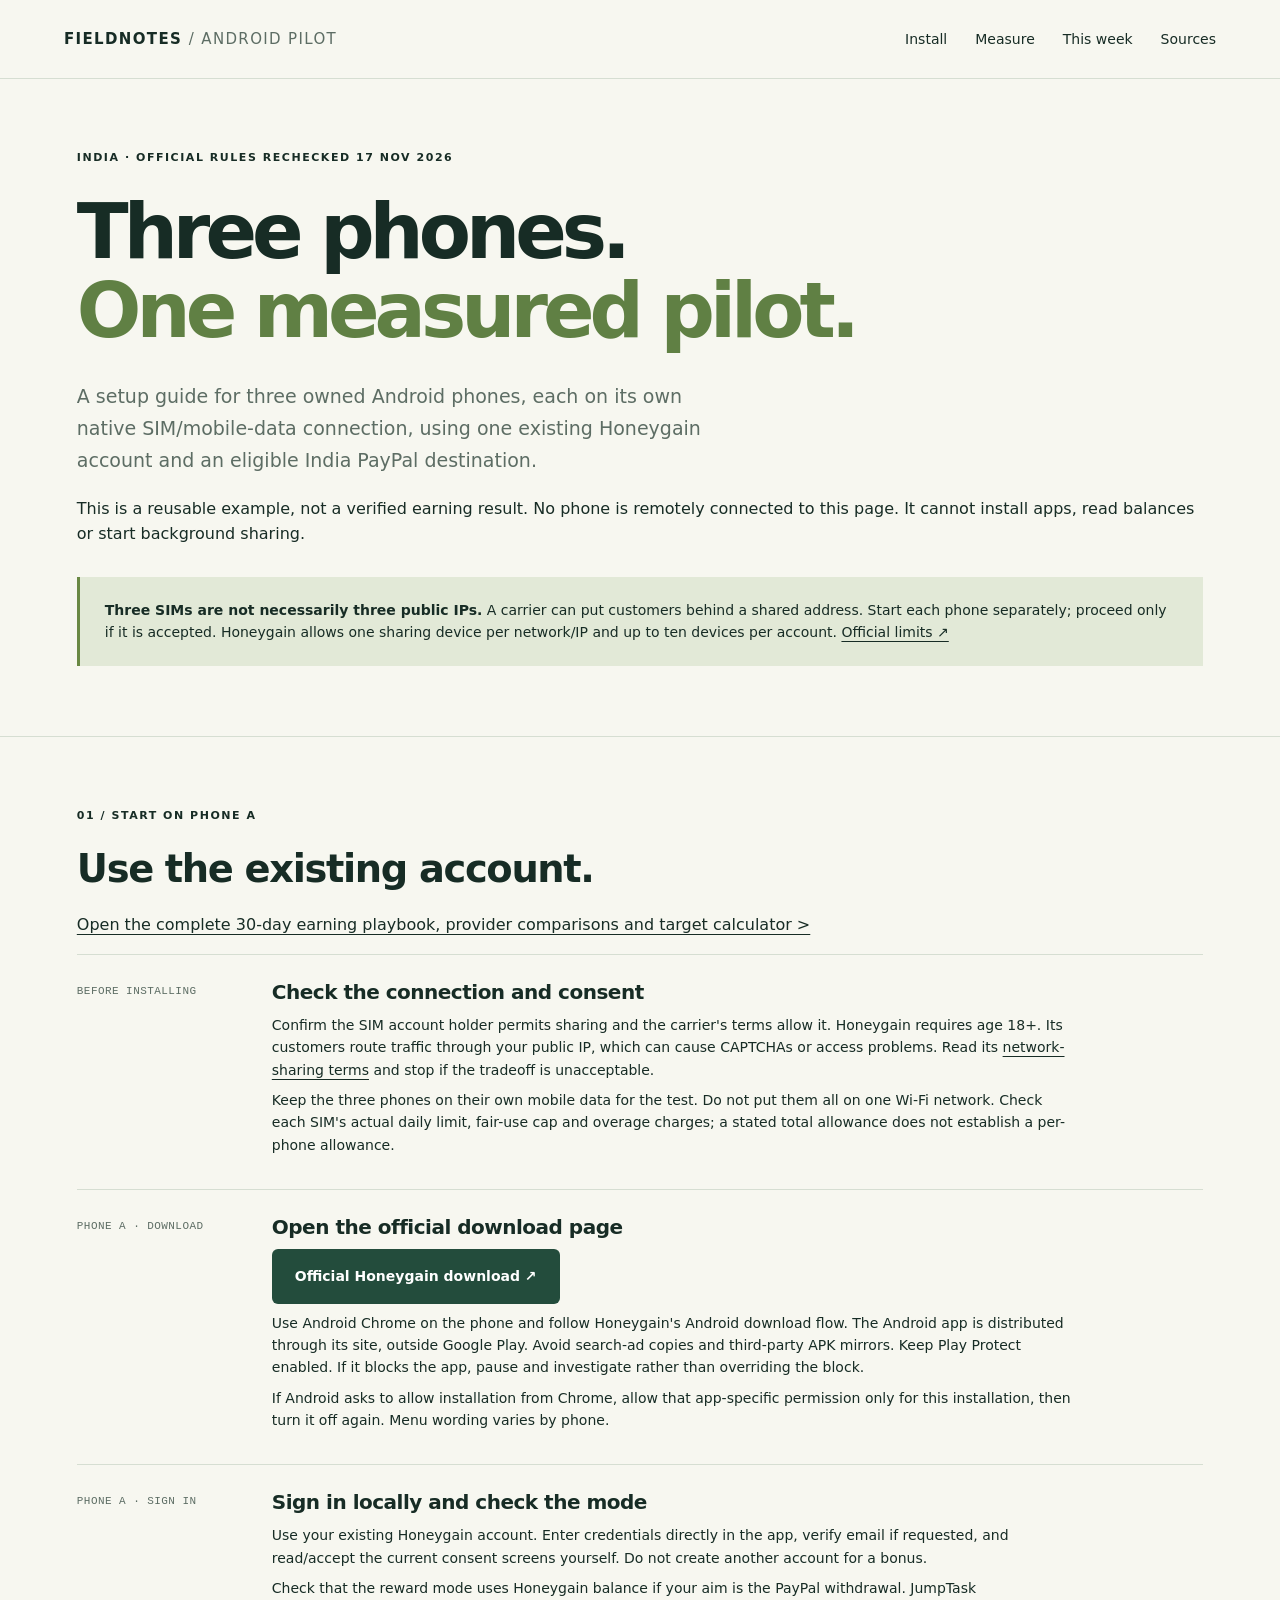
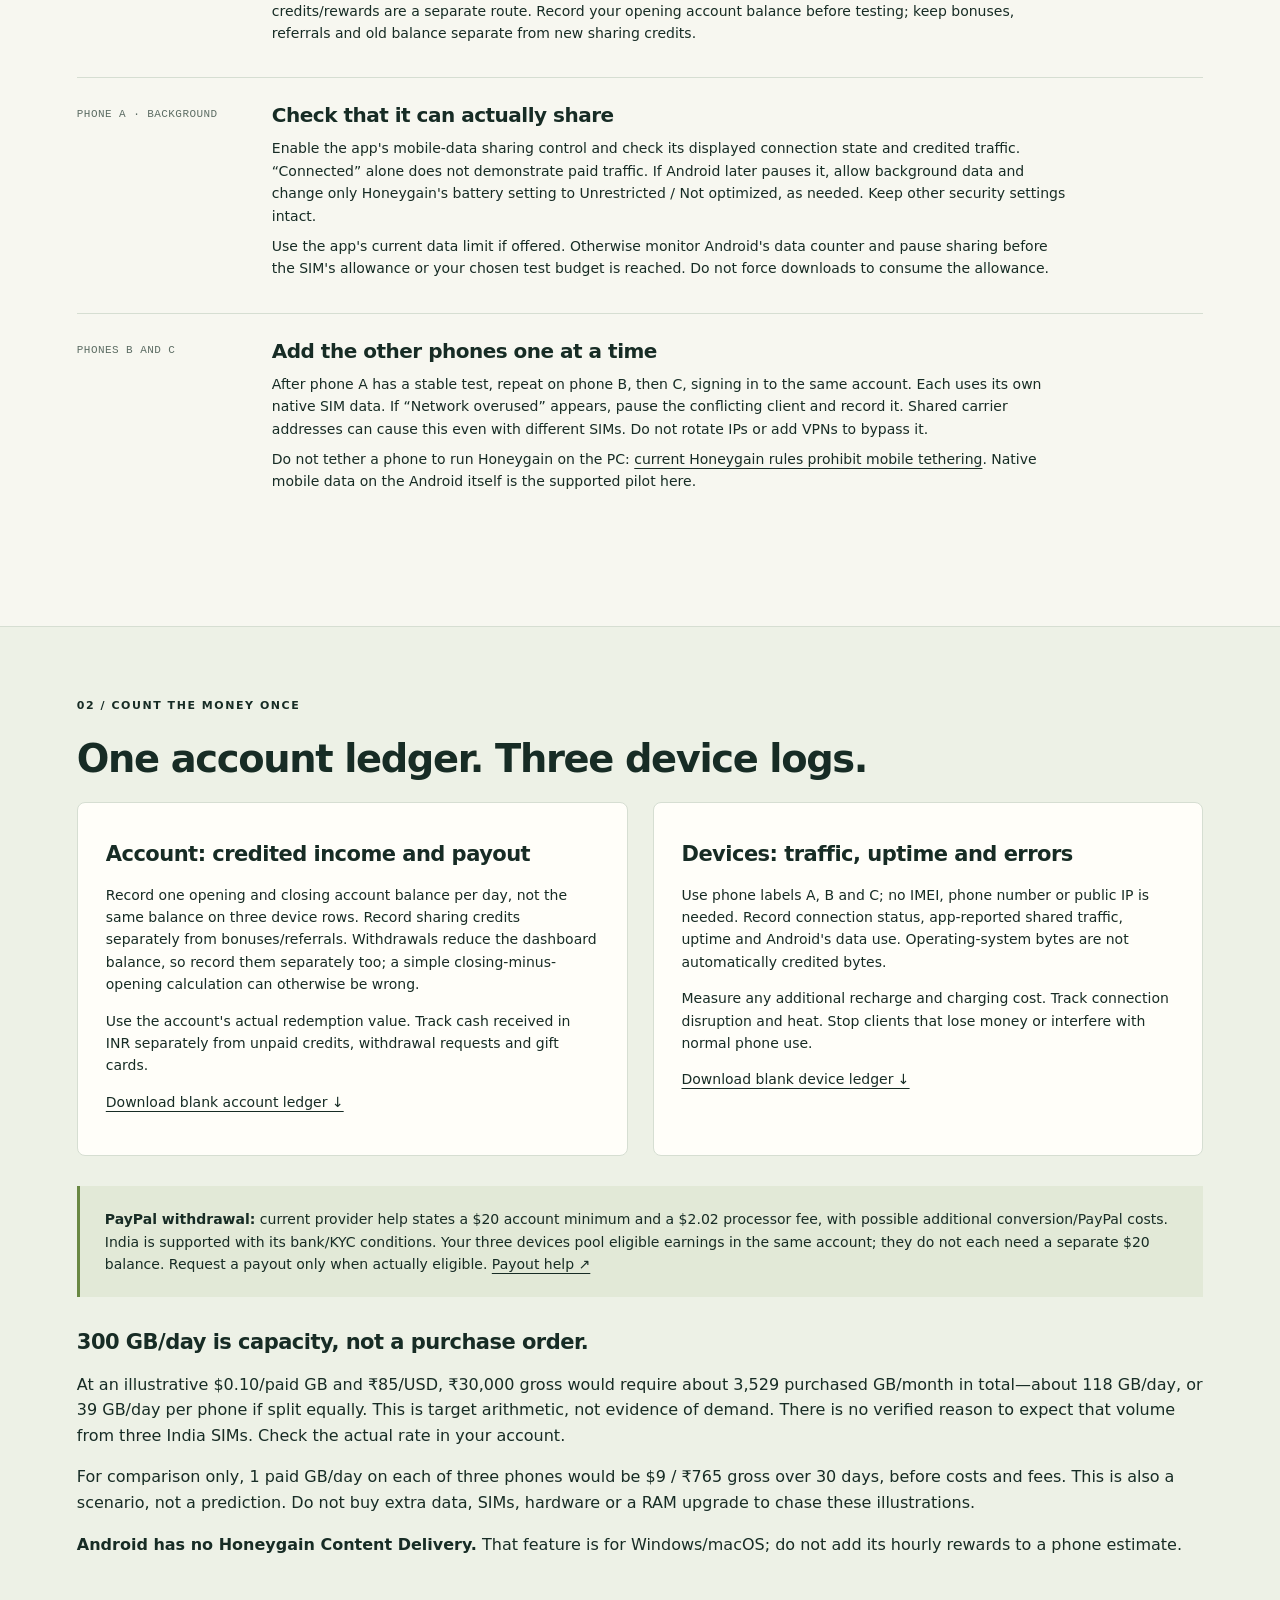
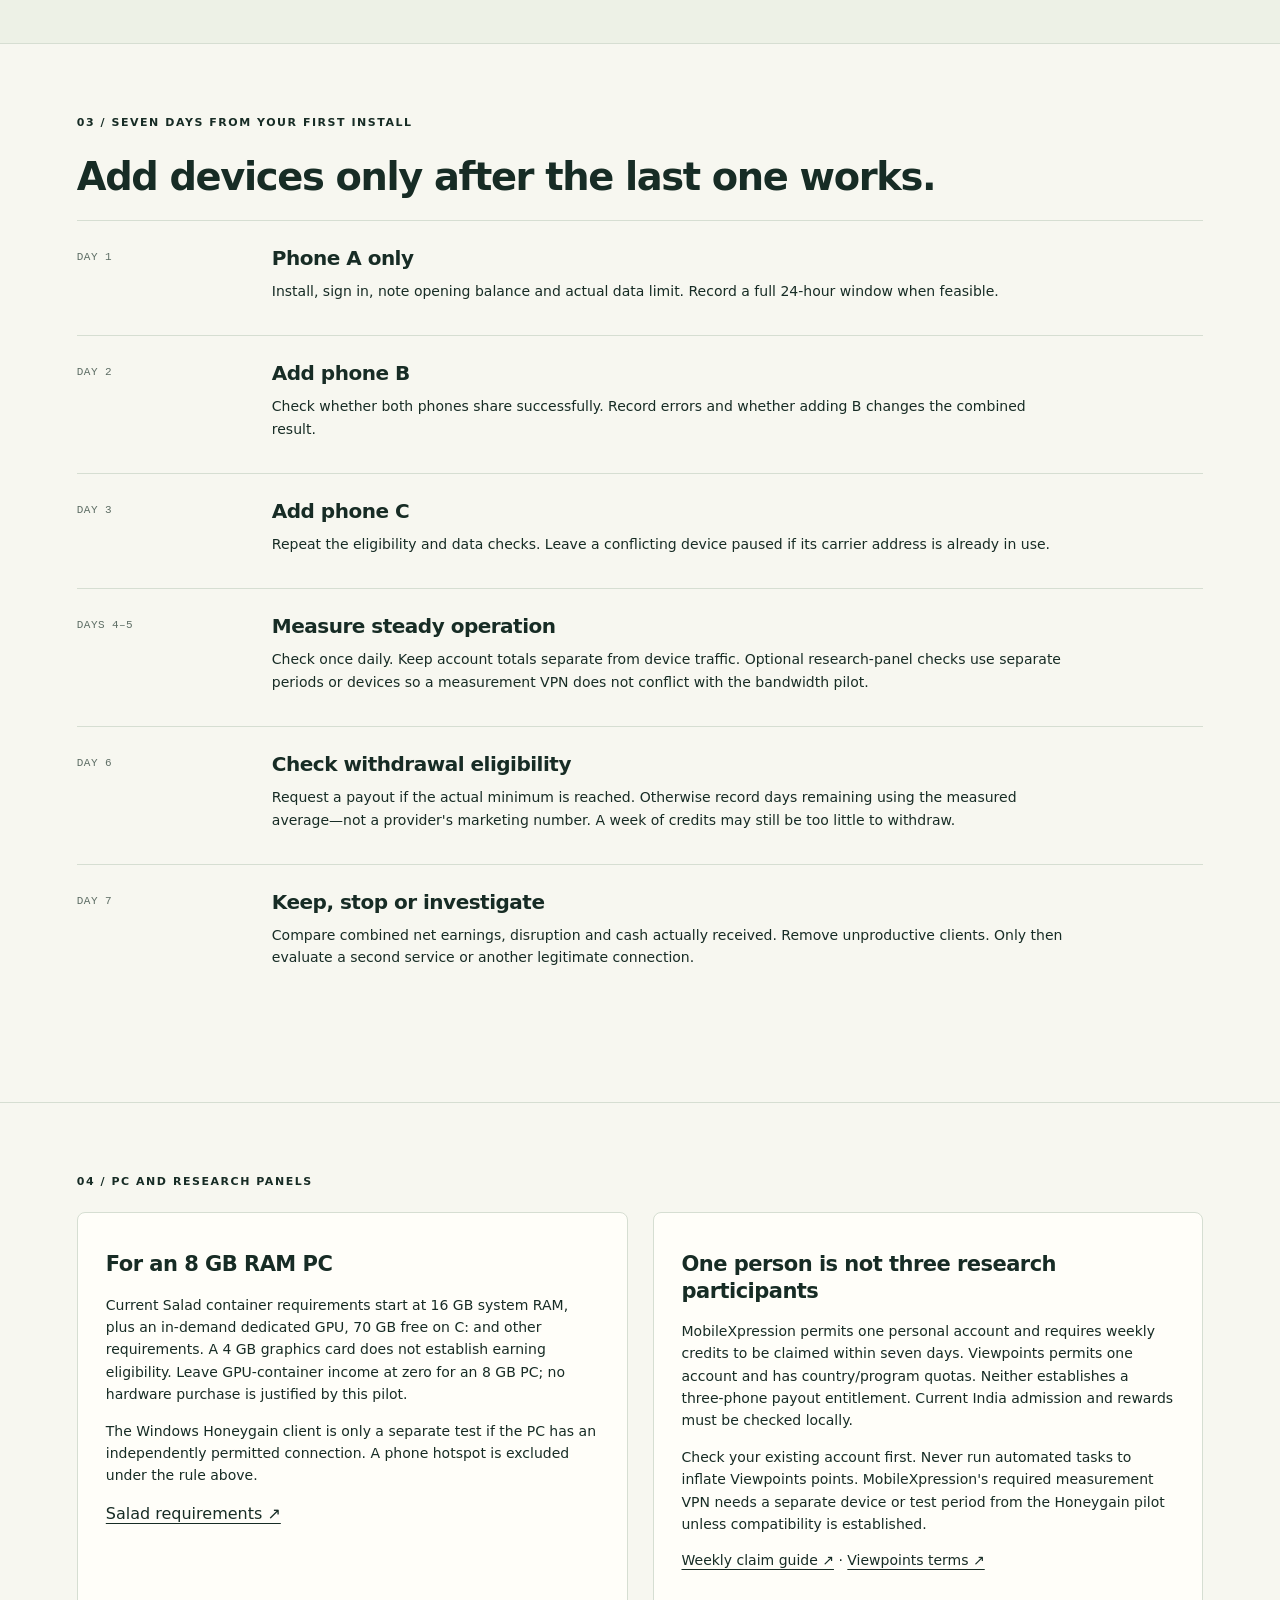
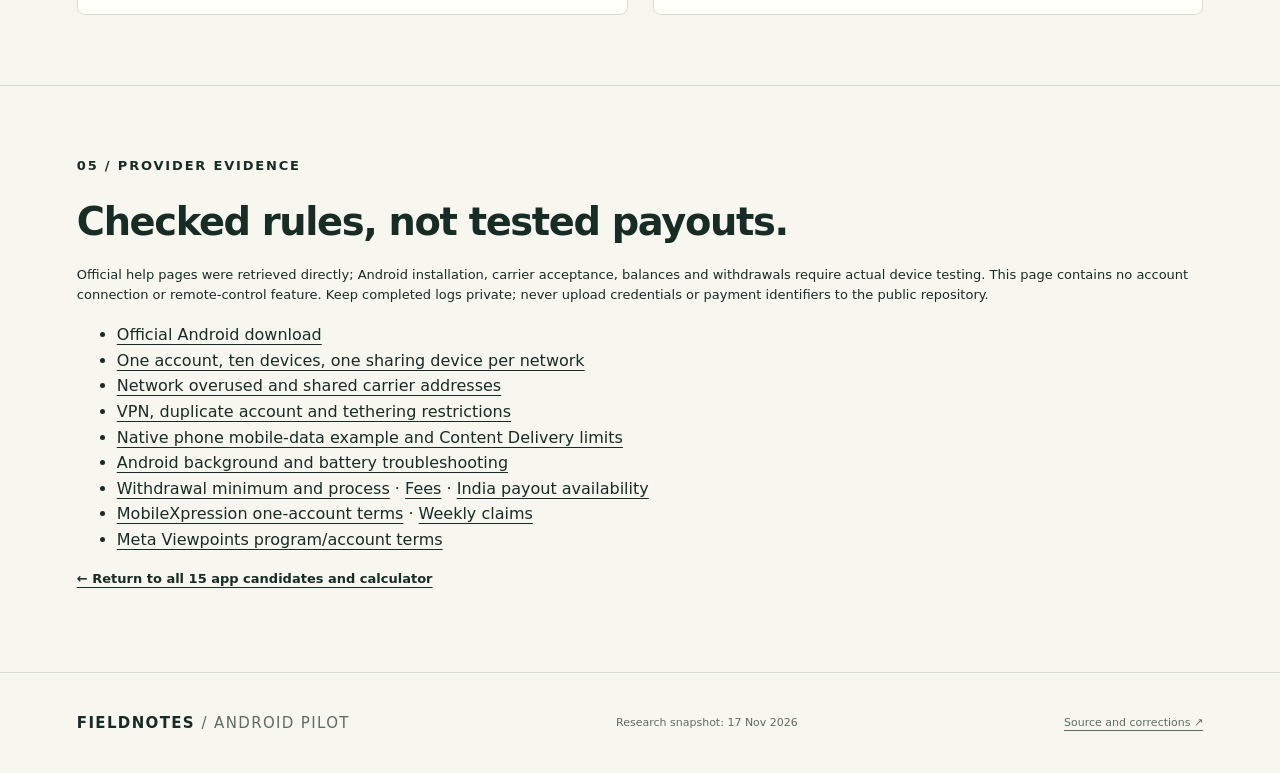
<file: android-pilot.html>
<!doctype html>
<html lang="en">
<head>
  <meta charset="utf-8">
  <meta name="viewport" content="width=device-width,initial-scale=1">
  <meta name="description" content="A measured Honeygain pilot for three Android phones with separate SIM data connections in India.">
  <link rel="icon" href="data:,">
  <link rel="stylesheet" href="site.css">
  <title>Three Android phones · Passive Income Field Guide</title>
</head>
<body>
<a class="skip" href="#main">Skip to content</a>
<header>
  <a class="brand" href="internet-income-plan.html">FIELDNOTES <span>/ ANDROID PILOT</span></a>
  <nav aria-label="Pilot navigation"><a href="#install">Install</a><a href="#measure">Measure</a><a href="#week">This week</a><a href="#sources">Sources</a></nav>
</header>
<main id="main">
  <section class="section">
    <p class="eyebrow">INDIA · OFFICIAL RULES RECHECKED 17 NOV 2026</p>
    <h1 style="font-size:clamp(40px,6vw,76px)">Three phones.<br><em>One measured pilot.</em></h1>
    <p class="intro">A setup guide for three owned Android phones, each on its own native SIM/mobile-data connection, using one existing Honeygain account and an eligible India PayPal destination.</p>
    <p>This is a reusable example, not a verified earning result. No phone is remotely connected to this page. It cannot install apps, read balances or start background sharing.</p>
    <div class="callout"><strong>Three SIMs are not necessarily three public IPs.</strong> A carrier can put customers behind a shared address. Start each phone separately; proceed only if it is accepted. Honeygain allows one sharing device per network/IP and up to ten devices per account. <a href="https://support.honeygain.com/hc/en-us/articles/30688346556956-How-many-devices-can-I-use-and-how-do-I-manage-them">Official limits ↗</a></div>
  </section>
  <section class="section" id="install">
    <p class="eyebrow">01 / START ON PHONE A</p>
    <h2>Use the existing account.</h2><p><a href="internet-income-plan.html">Open the complete 30-day earning playbook, provider comparisons and target calculator &gt;</a></p>
    <ol class="timeline">
      <li><span>BEFORE INSTALLING</span><div><h3>Check the connection and consent</h3><p>Confirm the SIM account holder permits sharing and the carrier's terms allow it. Honeygain requires age 18+. Its customers route traffic through your public IP, which can cause CAPTCHAs or access problems. Read its <a href="https://www.honeygain.com/terms-of-use/">network-sharing terms</a> and stop if the tradeoff is unacceptable.</p><p>Keep the three phones on their own mobile data for the test. Do not put them all on one Wi-Fi network. Check each SIM's actual daily limit, fair-use cap and overage charges; a stated total allowance does not establish a per-phone allowance.</p></div></li>
      <li><span>PHONE A · DOWNLOAD</span><div><h3>Open the official download page</h3><p><a class="button" href="https://www.honeygain.com/download/">Official Honeygain download ↗</a></p><p>Use Android Chrome on the phone and follow Honeygain's Android download flow. The Android app is distributed through its site, outside Google Play. Avoid search-ad copies and third-party APK mirrors. Keep Play Protect enabled. If it blocks the app, pause and investigate rather than overriding the block.</p><p>If Android asks to allow installation from Chrome, allow that app-specific permission only for this installation, then turn it off again. Menu wording varies by phone.</p></div></li>
      <li><span>PHONE A · SIGN IN</span><div><h3>Sign in locally and check the mode</h3><p>Use your existing Honeygain account. Enter credentials directly in the app, verify email if requested, and read/accept the current consent screens yourself. Do not create another account for a bonus.</p><p>Check that the reward mode uses Honeygain balance if your aim is the PayPal withdrawal. JumpTask credits/rewards are a separate route. Record your opening account balance before testing; keep bonuses, referrals and old balance separate from new sharing credits.</p></div></li>
      <li><span>PHONE A · BACKGROUND</span><div><h3>Check that it can actually share</h3><p>Enable the app's mobile-data sharing control and check its displayed connection state and credited traffic. “Connected” alone does not demonstrate paid traffic. If Android later pauses it, allow background data and change only Honeygain's battery setting to Unrestricted / Not optimized, as needed. Keep other security settings intact.</p><p>Use the app's current data limit if offered. Otherwise monitor Android's data counter and pause sharing before the SIM's allowance or your chosen test budget is reached. Do not force downloads to consume the allowance.</p></div></li>
      <li><span>PHONES B AND C</span><div><h3>Add the other phones one at a time</h3><p>After phone A has a stable test, repeat on phone B, then C, signing in to the same account. Each uses its own native SIM data. If “Network overused” appears, pause the conflicting client and record it. Shared carrier addresses can cause this even with different SIMs. Do not rotate IPs or add VPNs to bypass it.</p><p>Do not tether a phone to run Honeygain on the PC: <a href="https://support.honeygain.com/hc/en-us/articles/30688524338332-How-can-I-ensure-that-my-account-will-not-be-suspended">current Honeygain rules prohibit mobile tethering</a>. Native mobile data on the Android itself is the supported pilot here.</p></div></li>
    </ol>
  </section>
  <section class="section numbers" id="measure">
    <p class="eyebrow">02 / COUNT THE MONEY ONCE</p>
    <h2>One account ledger. Three device logs.</h2>
    <div class="two-up">
      <article class="panel"><h3>Account: credited income and payout</h3><p>Record one opening and closing account balance per day, not the same balance on three device rows. Record sharing credits separately from bonuses/referrals. Withdrawals reduce the dashboard balance, so record them separately too; a simple closing-minus-opening calculation can otherwise be wrong.</p><p>Use the account's actual redemption value. Track cash received in INR separately from unpaid credits, withdrawal requests and gift cards.</p><p><a href="account-pilot-log.csv" download>Download blank account ledger ↓</a></p></article>
      <article class="panel"><h3>Devices: traffic, uptime and errors</h3><p>Use phone labels A, B and C; no IMEI, phone number or public IP is needed. Record connection status, app-reported shared traffic, uptime and Android's data use. Operating-system bytes are not automatically credited bytes.</p><p>Measure any additional recharge and charging cost. Track connection disruption and heat. Stop clients that lose money or interfere with normal phone use.</p><p><a href="device-pilot-log.csv" download>Download blank device ledger ↓</a></p></article>
    </div>
    <div class="callout"><strong>PayPal withdrawal:</strong> current provider help states a $20 account minimum and a $2.02 processor fee, with possible additional conversion/PayPal costs. India is supported with its bank/KYC conditions. Your three devices pool eligible earnings in the same account; they do not each need a separate $20 balance. Request a payout only when actually eligible. <a href="https://support.honeygain.com/hc/en-us/articles/30688365428636-How-to-request-a-payout">Payout help ↗</a></div>
    <h3 style="margin-top:32px">300 GB/day is capacity, not a purchase order.</h3>
    <p>At an illustrative $0.10/paid GB and ₹85/USD, ₹30,000 gross would require about 3,529 purchased GB/month in total—about 118 GB/day, or 39 GB/day per phone if split equally. This is target arithmetic, not evidence of demand. There is no verified reason to expect that volume from three India SIMs. Check the actual rate in your account.</p>
    <p>For comparison only, 1 paid GB/day on each of three phones would be $9 / ₹765 gross over 30 days, before costs and fees. This is also a scenario, not a prediction. Do not buy extra data, SIMs, hardware or a RAM upgrade to chase these illustrations.</p>
    <p><strong>Android has no Honeygain Content Delivery.</strong> That feature is for Windows/macOS; do not add its hourly rewards to a phone estimate.</p>
  </section>
  <section class="section" id="week">
    <p class="eyebrow">03 / SEVEN DAYS FROM YOUR FIRST INSTALL</p>
    <h2>Add devices only after the last one works.</h2>
    <ol class="timeline">
      <li><span>DAY 1</span><div><h3>Phone A only</h3><p>Install, sign in, note opening balance and actual data limit. Record a full 24-hour window when feasible.</p></div></li>
      <li><span>DAY 2</span><div><h3>Add phone B</h3><p>Check whether both phones share successfully. Record errors and whether adding B changes the combined result.</p></div></li>
      <li><span>DAY 3</span><div><h3>Add phone C</h3><p>Repeat the eligibility and data checks. Leave a conflicting device paused if its carrier address is already in use.</p></div></li>
      <li><span>DAYS 4–5</span><div><h3>Measure steady operation</h3><p>Check once daily. Keep account totals separate from device traffic. Optional research-panel checks use separate periods or devices so a measurement VPN does not conflict with the bandwidth pilot.</p></div></li>
      <li><span>DAY 6</span><div><h3>Check withdrawal eligibility</h3><p>Request a payout if the actual minimum is reached. Otherwise record days remaining using the measured average—not a provider's marketing number. A week of credits may still be too little to withdraw.</p></div></li>
      <li><span>DAY 7</span><div><h3>Keep, stop or investigate</h3><p>Compare combined net earnings, disruption and cash actually received. Remove unproductive clients. Only then evaluate a second service or another legitimate connection.</p></div></li>
    </ol>
  </section>
  <section class="section">
    <p class="eyebrow">04 / PC AND RESEARCH PANELS</p>
    <div class="two-up">
      <article class="panel"><h3>For an 8 GB RAM PC</h3><p>Current Salad container requirements start at 16 GB system RAM, plus an in-demand dedicated GPU, 70 GB free on C: and other requirements. A 4 GB graphics card does not establish earning eligibility. Leave GPU-container income at zero for an 8 GB PC; no hardware purchase is justified by this pilot.</p><p>The Windows Honeygain client is only a separate test if the PC has an independently permitted connection. A phone hotspot is excluded under the rule above.</p><a href="https://support.salad.com/guides/getting-jobs/getting-container-jobs/">Salad requirements ↗</a></article>
      <article class="panel"><h3>One person is not three research participants</h3><p>MobileXpression permits one personal account and requires weekly credits to be claimed within seven days. Viewpoints permits one account and has country/program quotas. Neither establishes a three-phone payout entitlement. Current India admission and rewards must be checked locally.</p><p>Check your existing account first. Never run automated tasks to inflate Viewpoints points. MobileXpression's required measurement VPN needs a separate device or test period from the Honeygain pilot unless compatibility is established.</p><p><a href="https://www.mobilexpression.com/membership-guide">Weekly claim guide ↗</a> · <a href="https://www.facebook.com/help/viewpoints/tos">Viewpoints terms ↗</a></p></article>
    </div>
  </section>
  <section class="section methodology" id="sources">
    <p class="eyebrow">05 / PROVIDER EVIDENCE</p><h2>Checked rules, not tested payouts.</h2>
    <p>Official help pages were retrieved directly; Android installation, carrier acceptance, balances and withdrawals require actual device testing. This page contains no account connection or remote-control feature. Keep completed logs private; never upload credentials or payment identifiers to the public repository.</p>
    <ul>
      <li><a href="https://www.honeygain.com/download/">Official Android download</a></li>
      <li><a href="https://support.honeygain.com/hc/en-us/articles/30688346556956-How-many-devices-can-I-use-and-how-do-I-manage-them">One account, ten devices, one sharing device per network</a></li>
      <li><a href="https://support.honeygain.com/hc/en-us/articles/30688404694428-Error-Network-overused">Network overused and shared carrier addresses</a></li>
      <li><a href="https://support.honeygain.com/hc/en-us/articles/30688524338332-How-can-I-ensure-that-my-account-will-not-be-suspended">VPN, duplicate account and tethering restrictions</a></li>
      <li><a href="https://support.honeygain.com/hc/en-us/articles/30688341894428-How-to-increase-earnings">Native phone mobile-data example and Content Delivery limits</a></li>
      <li><a href="https://support.honeygain.com/hc/en-us/articles/30688473491612-Android-device-stopped-sharing-bandwidth">Android background and battery troubleshooting</a></li>
      <li><a href="https://support.honeygain.com/hc/en-us/articles/30688365428636-How-to-request-a-payout">Withdrawal minimum and process</a> · <a href="https://support.honeygain.com/hc/en-us/articles/30688387290268-What-are-the-payout-fees">Fees</a> · <a href="https://support.honeygain.com/hc/en-us/articles/30688348432028-Which-countries-can-get-PayPal-payouts">India payout availability</a></li>
      <li><a href="https://www.mobilexpression.com/common/termsofservice-v3">MobileXpression one-account terms</a> · <a href="https://www.mobilexpression.com/membership-guide">Weekly claims</a></li>
      <li><a href="https://www.facebook.com/help/viewpoints/tos">Meta Viewpoints program/account terms</a></li>
    </ul>
    <p><a class="text-link" href="./">← Return to all 15 app candidates and calculator</a></p>
  </section>
</main>
<footer><div class="brand">FIELDNOTES <span>/ ANDROID PILOT</span></div><p>Research snapshot: 17 Nov 2026</p><a href="https://github.com/sandeshbagmare/passive-income-field-guide">Source and corrections ↗</a></footer>
</body>
</html>
</file>
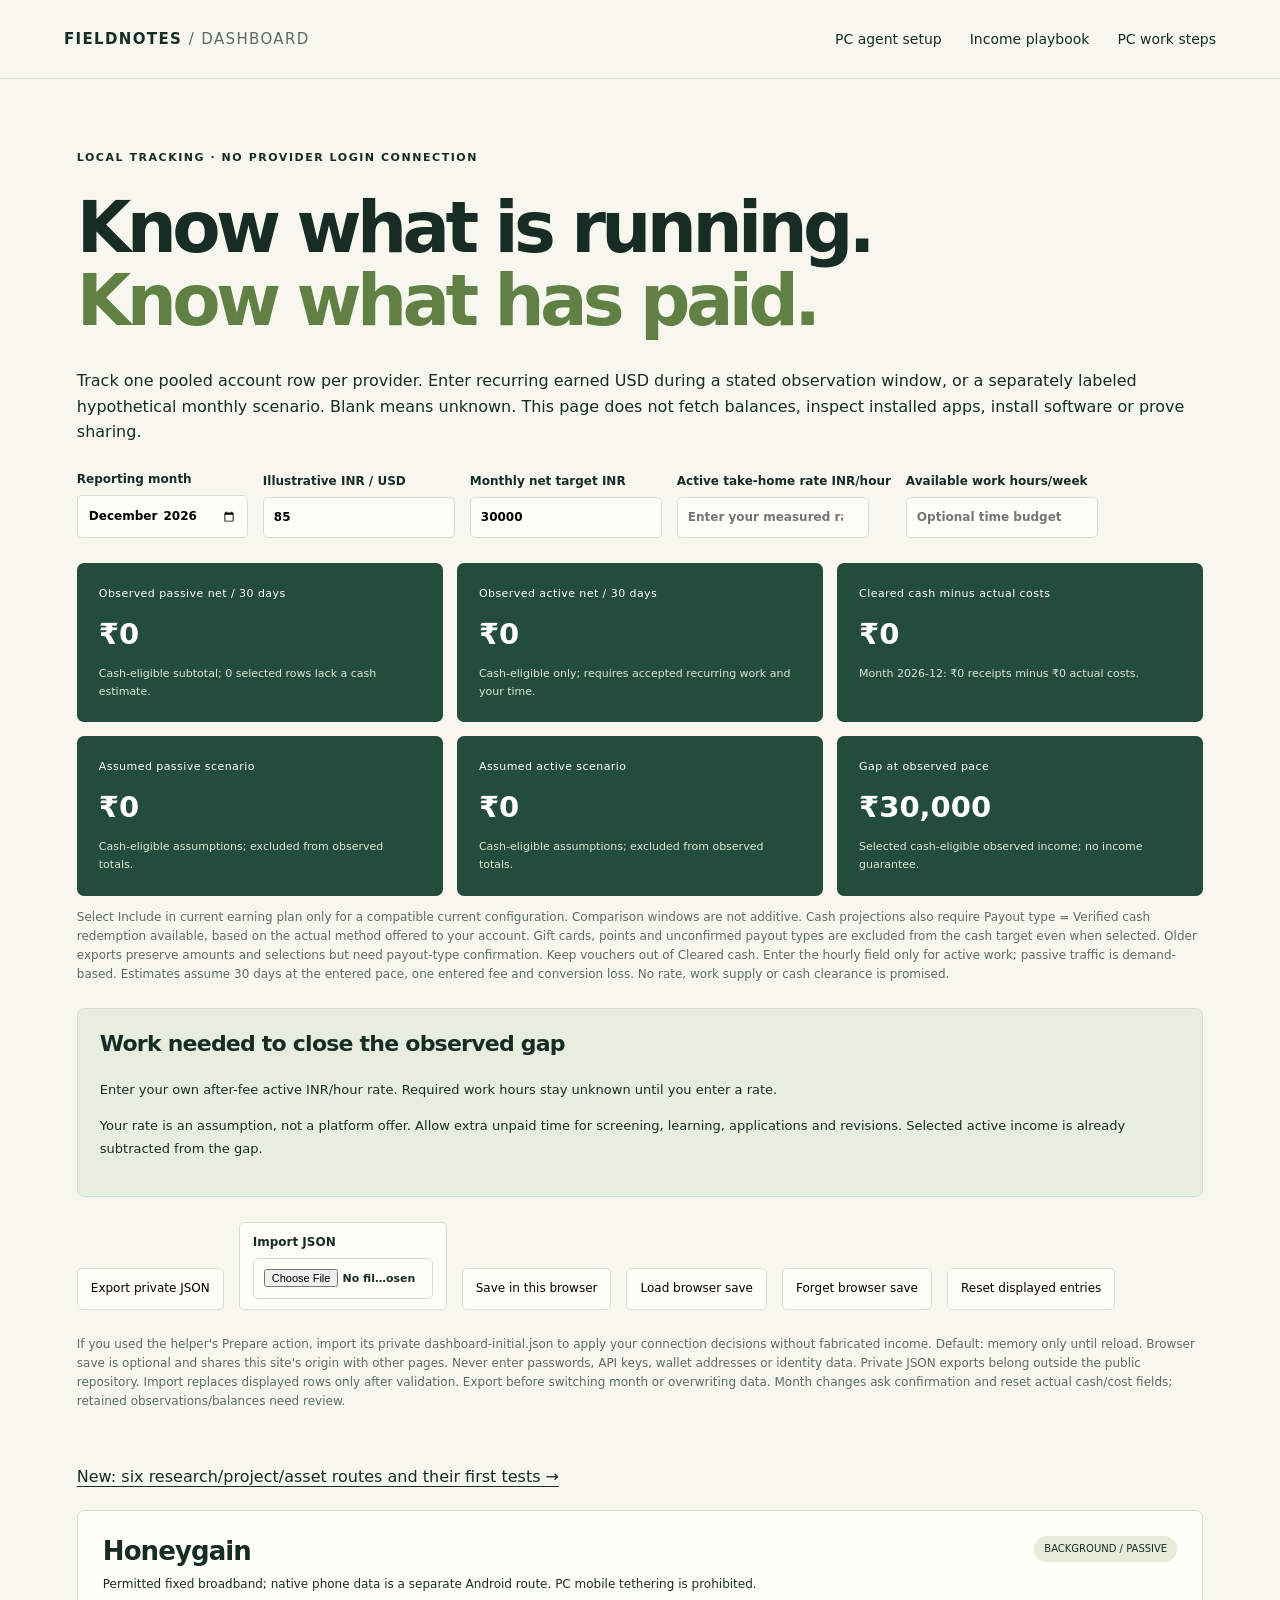
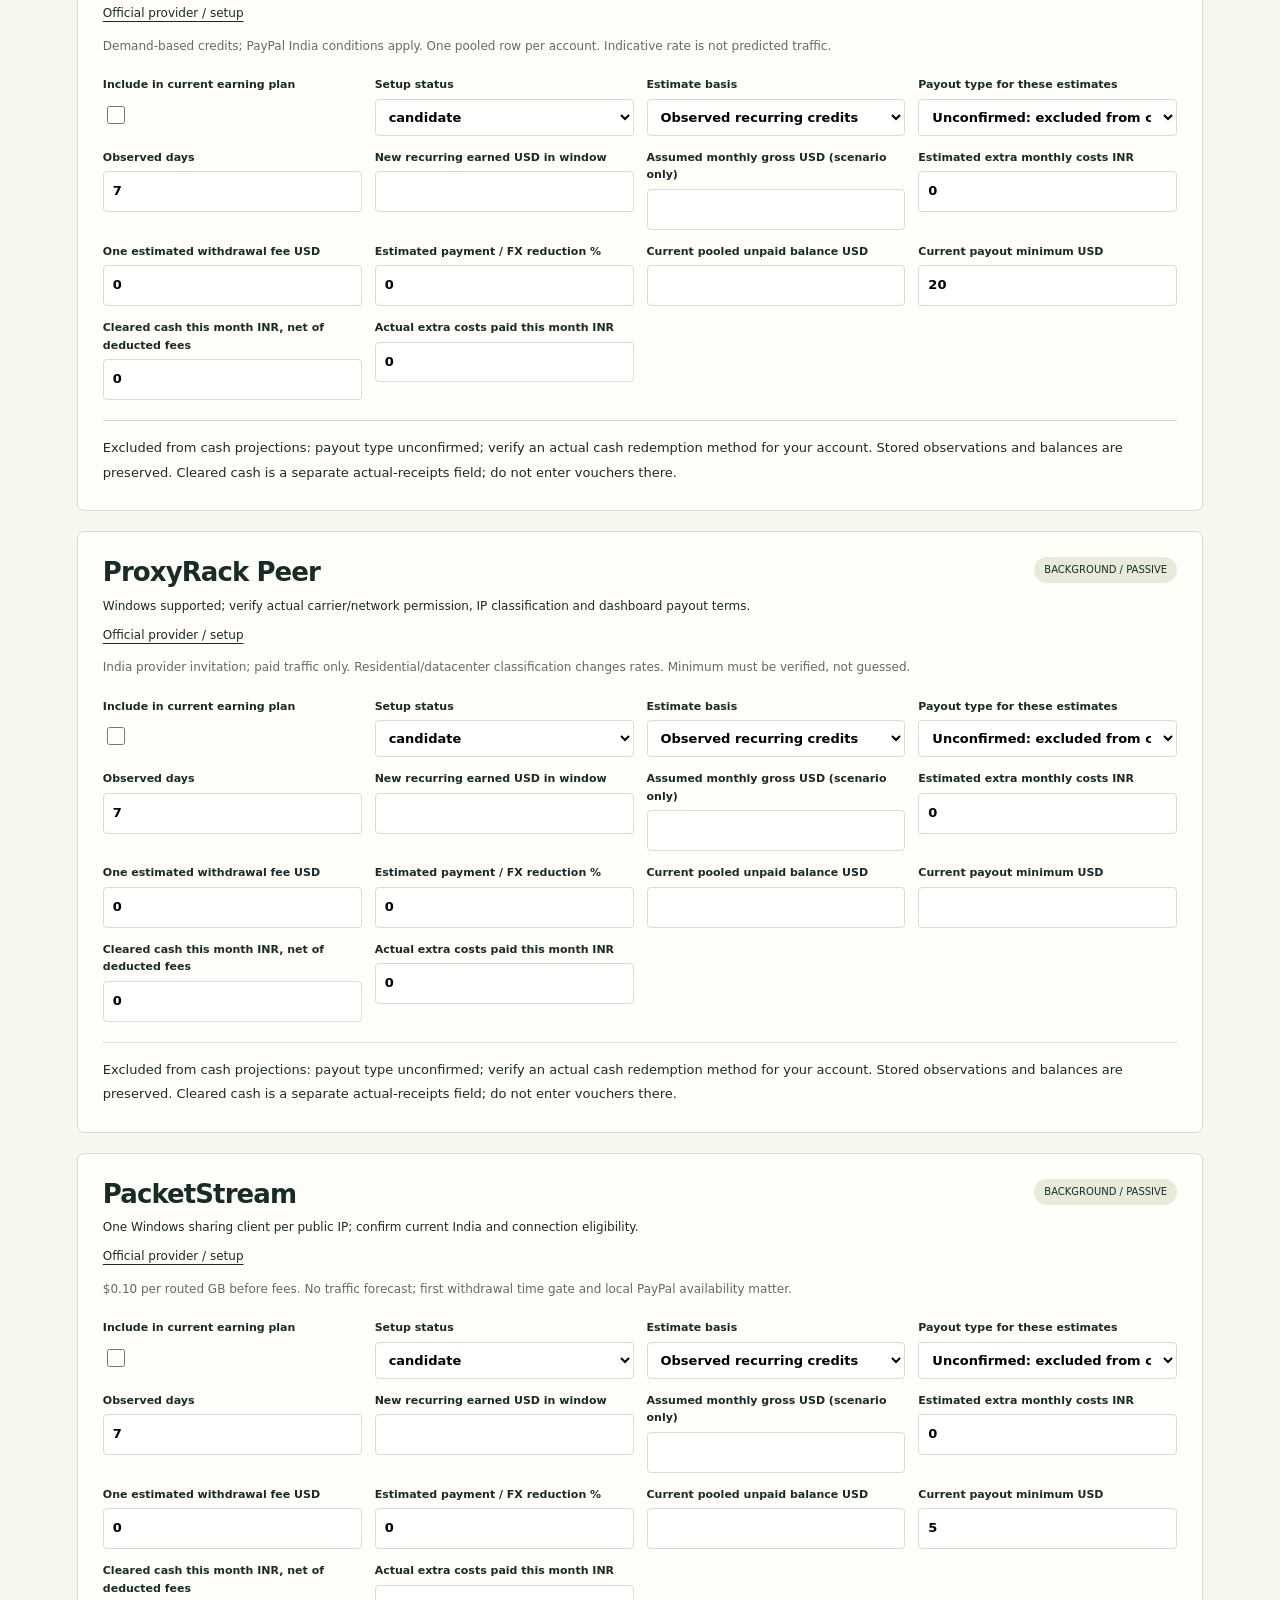
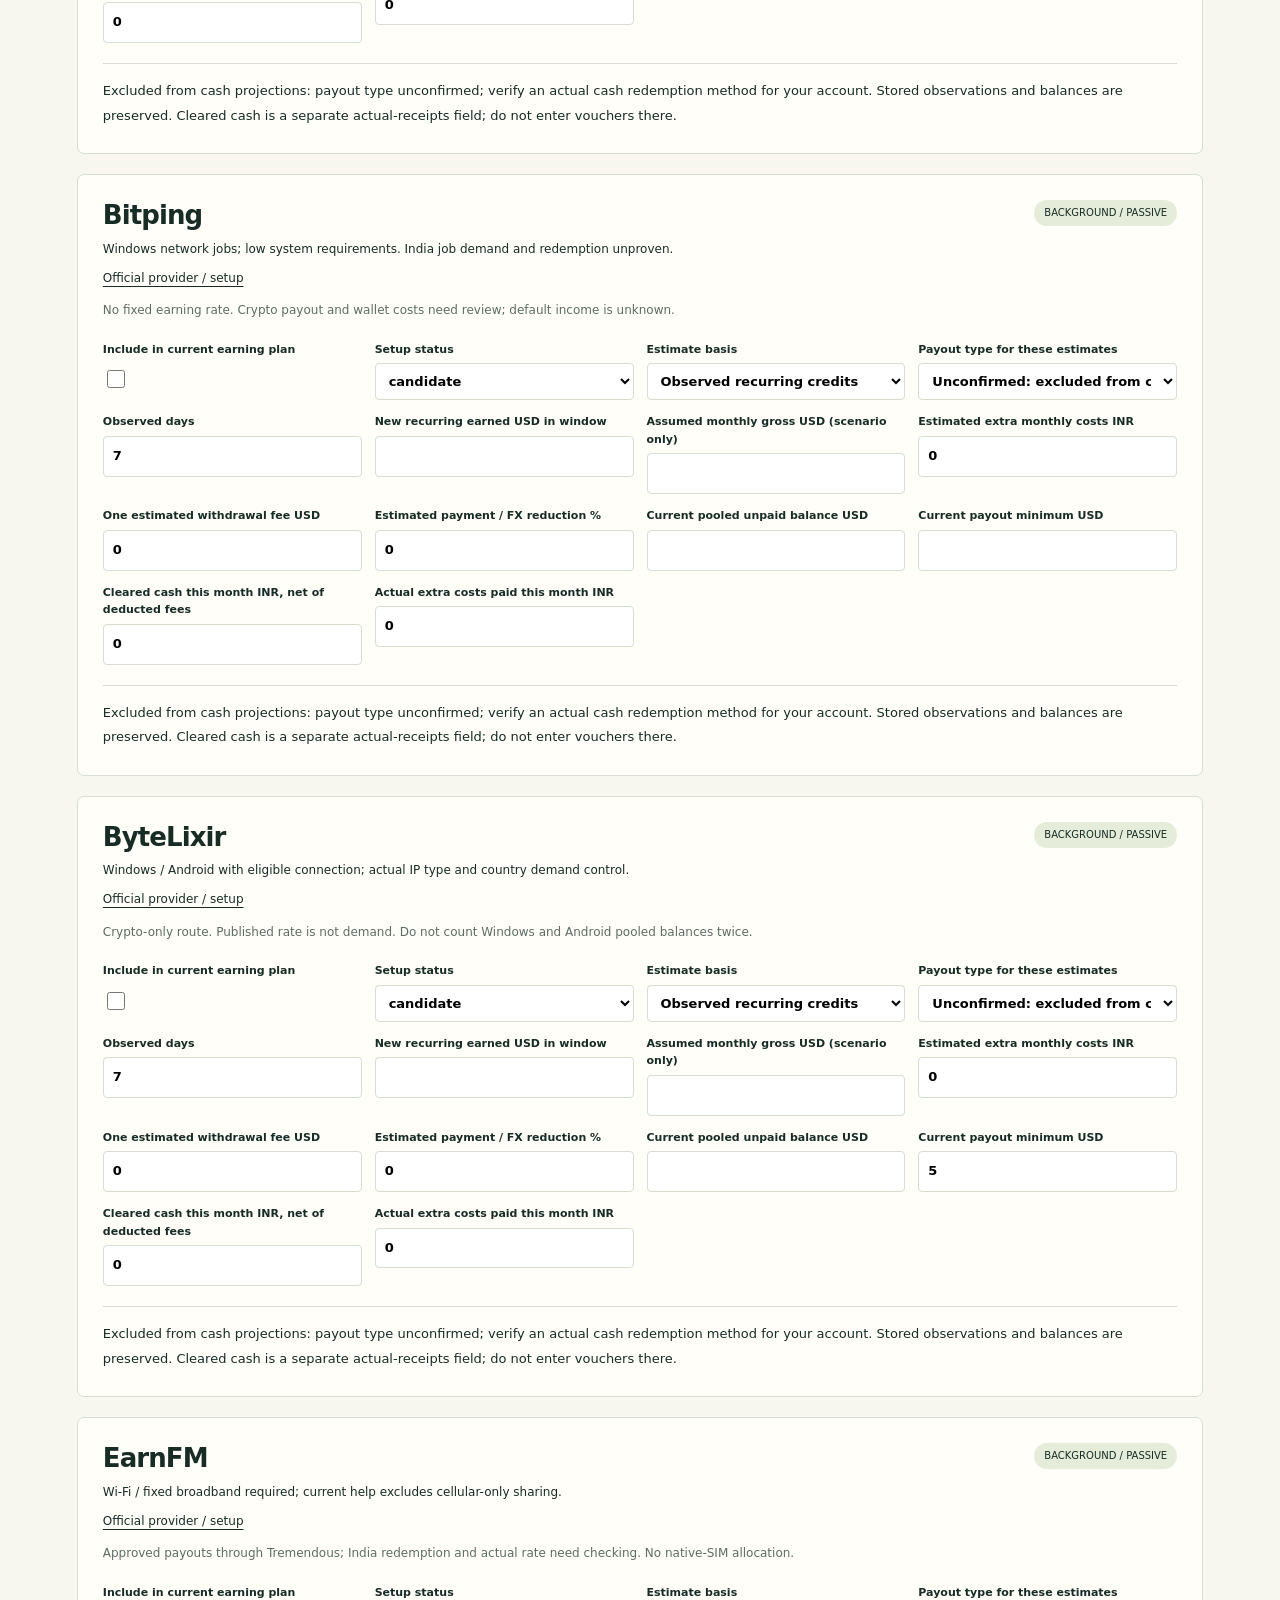
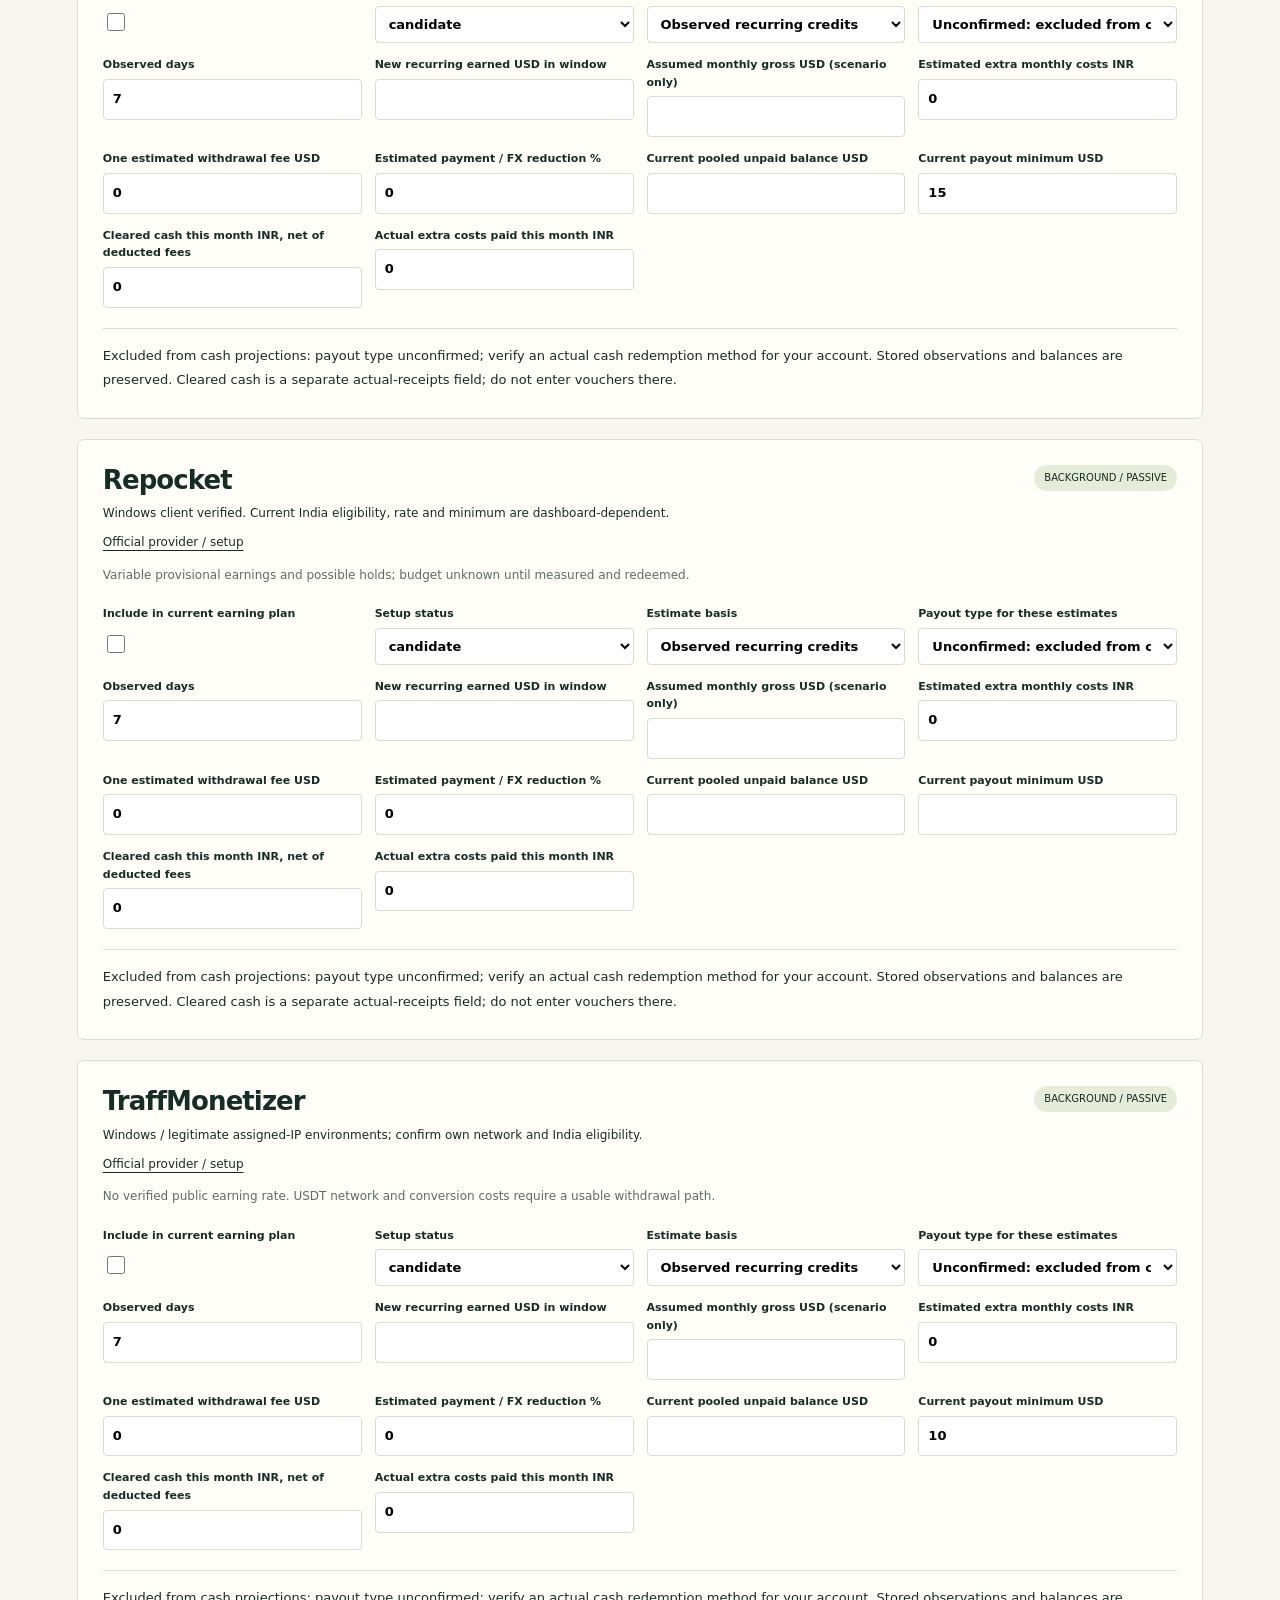
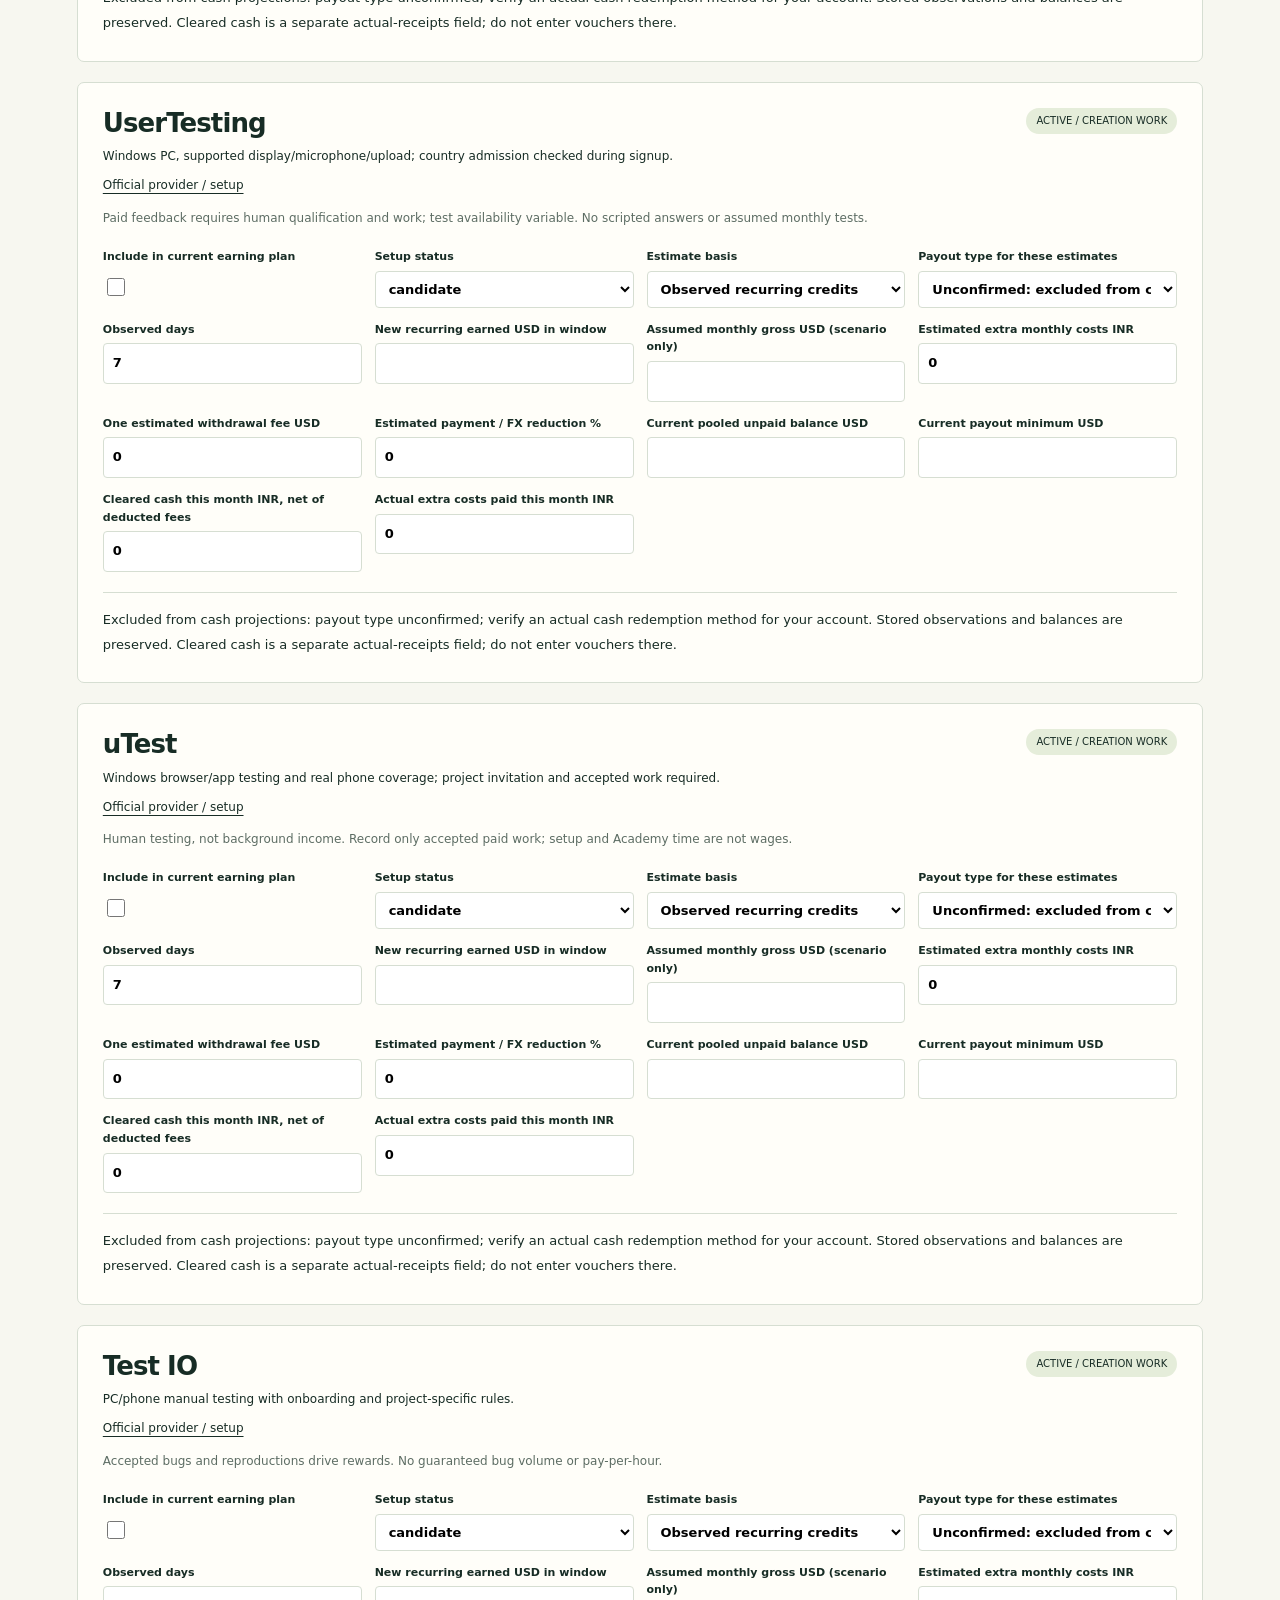
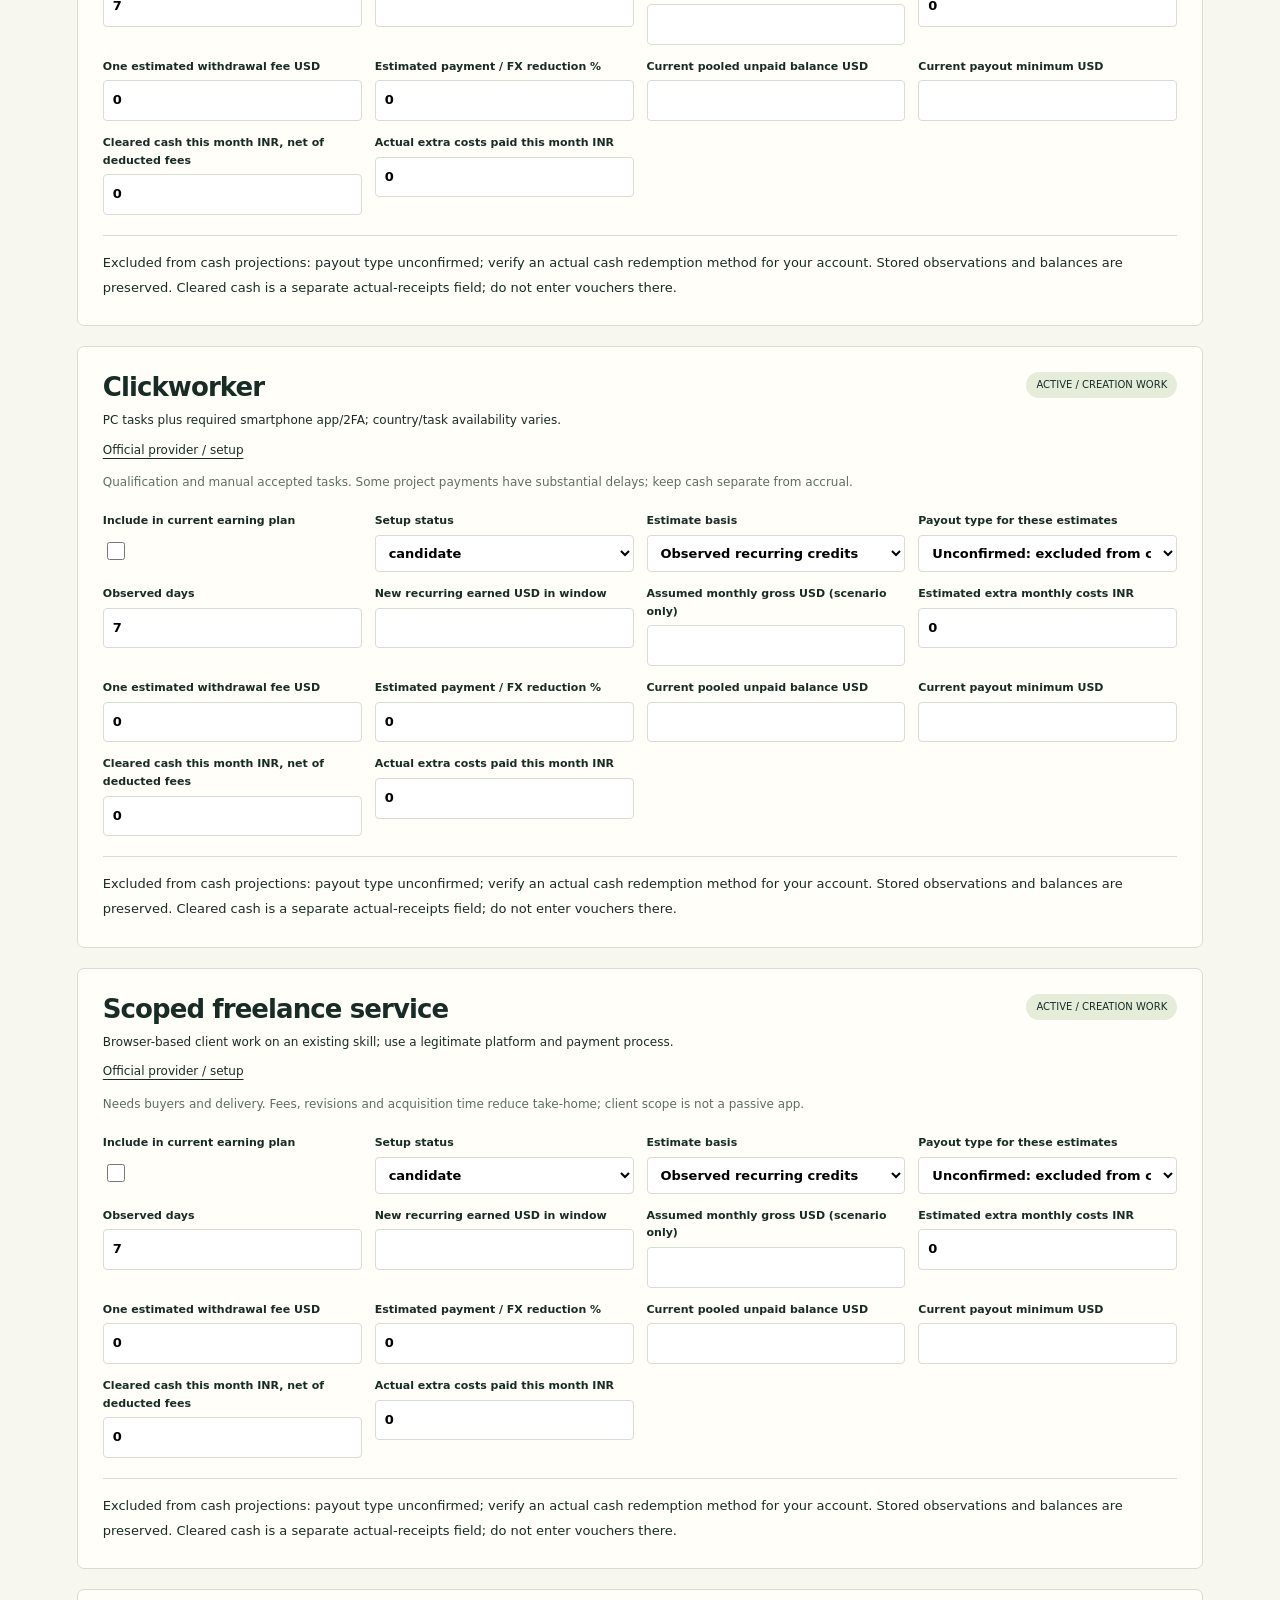
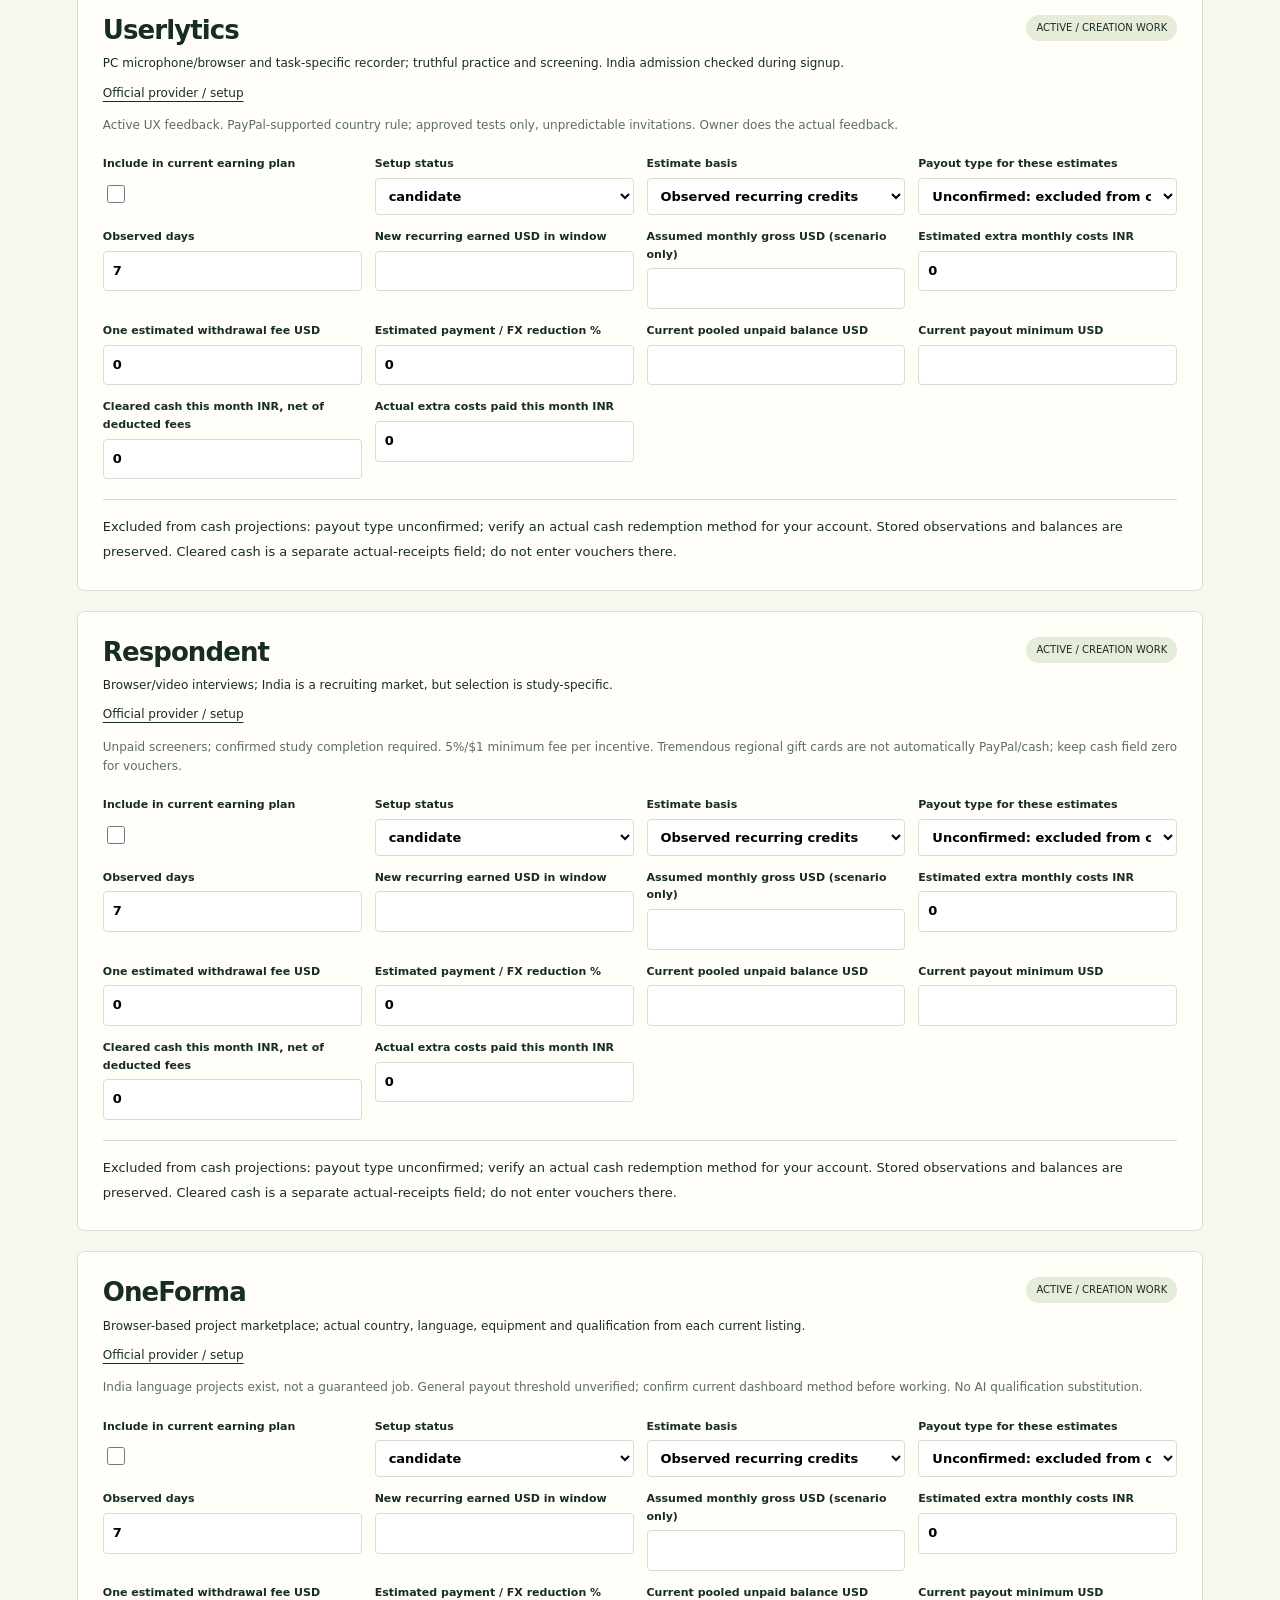
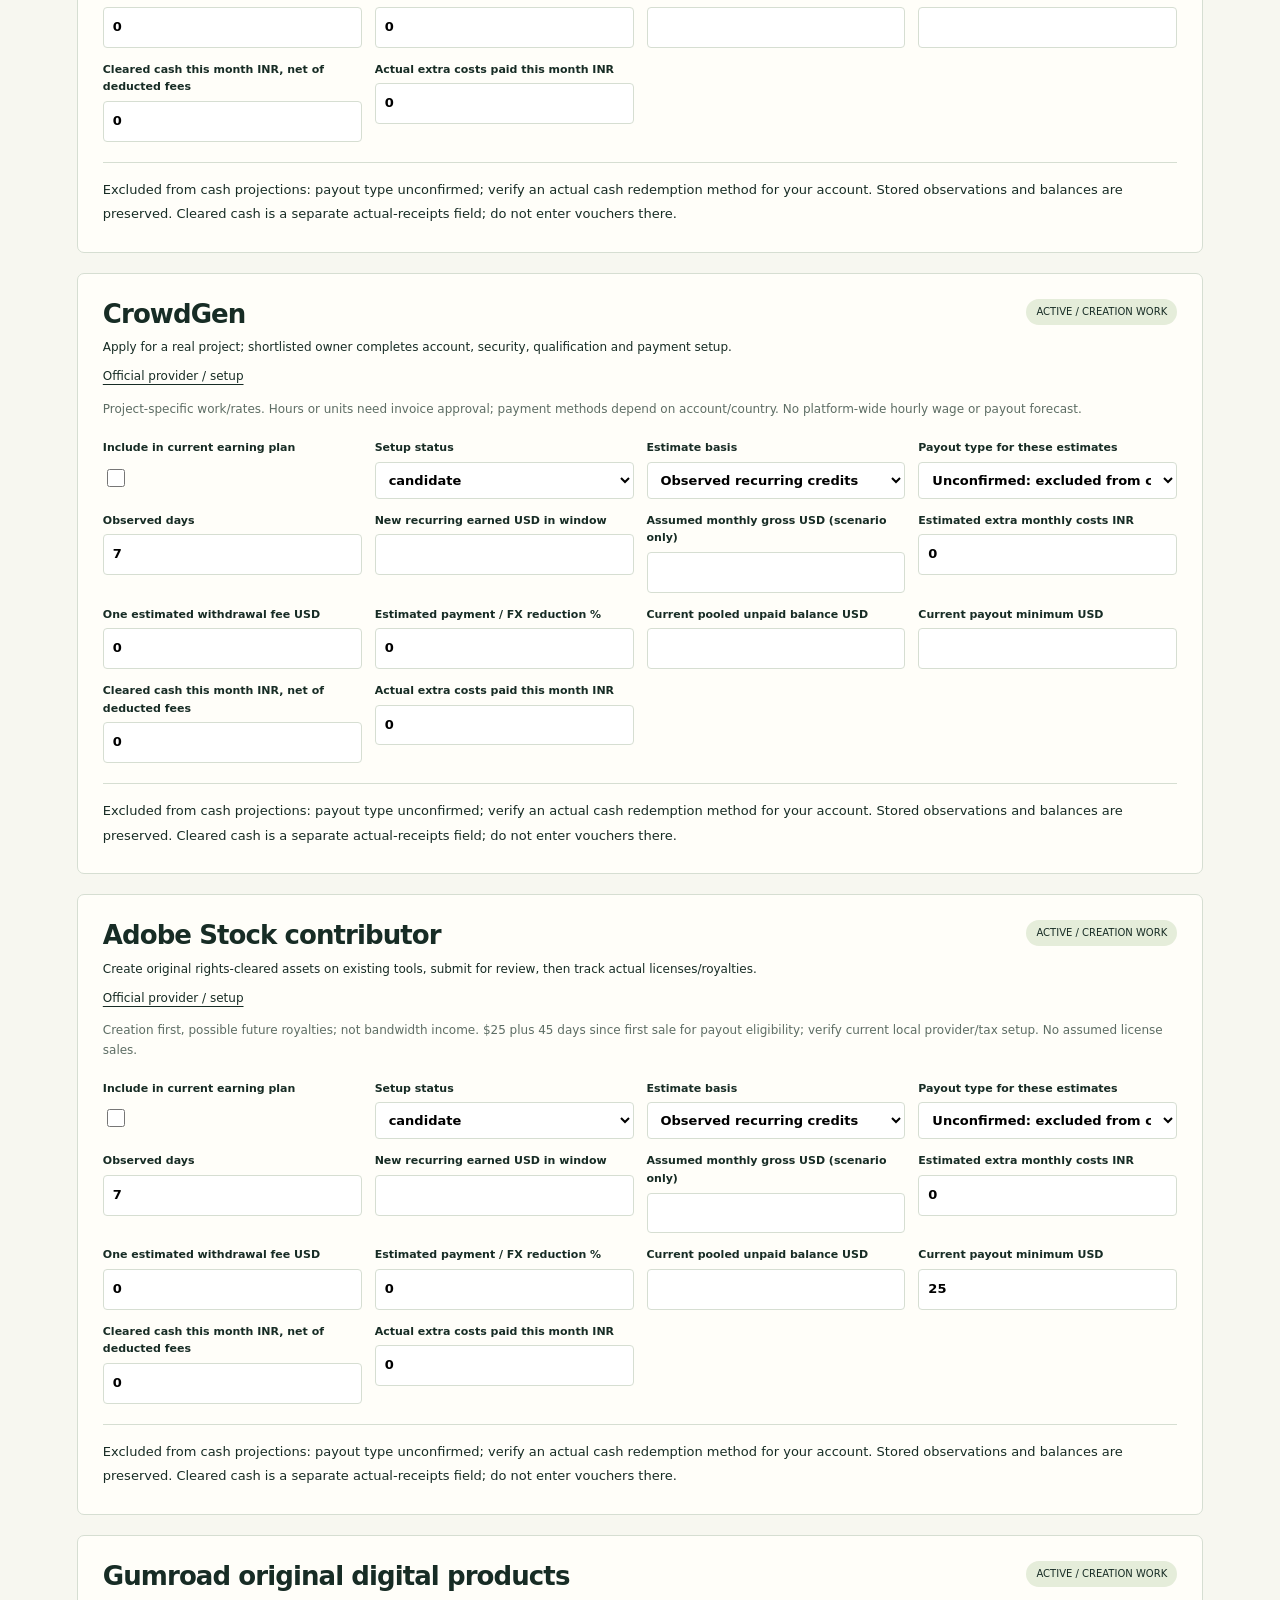
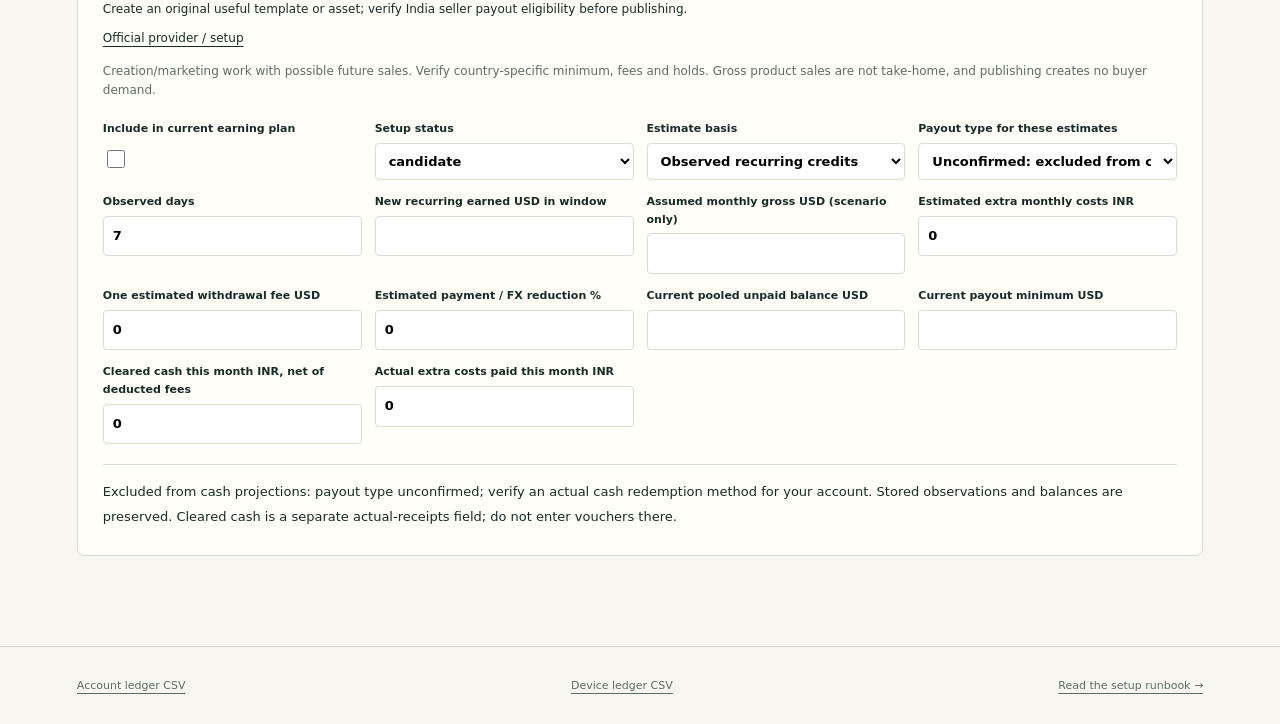
<file: dashboard.html>
<!doctype html>
<html lang="en">
<head>
<meta charset="utf-8">
<meta name="viewport" content="width=device-width,initial-scale=1">
<link rel="icon" href="data:,">
<title>PC income dashboard · Fieldnotes</title>
<link rel="stylesheet" href="site.css">
<link rel="stylesheet" href="dashboard.css">
<script src="pc-catalog.js" defer>
</script>
<script src="dashboard-core.js" defer>
</script>
<script src="dashboard.js" defer>
</script>
</head>
<body>
<a class="skip" href="#main">Skip to content</a>
<header>
<a class="brand" href="./">FIELDNOTES <span>/ DASHBOARD</span>
</a>
<nav aria-label="Main navigation">
<a href="pc-agent.html">PC agent setup</a>
<a href="internet-income-plan.html">Income playbook</a>
<a href="pc-work-playbooks.html">PC work steps</a>
</nav>
</header>
<main id="main">
<section class="section">
<p class="eyebrow">LOCAL TRACKING · NO PROVIDER LOGIN CONNECTION</p>
<h1 class="dash-title">Know what is running.<br>
<em>Know what has paid.</em>
</h1>
<p>Track one pooled account row per provider. Enter recurring earned USD during a stated observation window, or a separately labeled hypothetical monthly scenario. Blank means unknown. This page does not fetch balances, inspect installed apps, install software or prove sharing.</p>
<div class="toolbar">
<label>Reporting month<input id="month" type="month" required>
</label>
<label>Illustrative INR / USD<input id="fx" type="number" min="0.01" max="1000" step="any" value="85" required>
</label>
<label>Monthly net target INR<input id="target" type="number" min="0" max="100000000" step="any" value="30000" required>
</label>
<label>Active take-home rate INR/hour<input id="active-hourly" type="number" min="0.01" max="10000000" step="any" placeholder="Enter your measured rate"></label>
<label>Available work hours/week<input id="hours" type="number" min="0" max="168" step="any" placeholder="Optional time budget"></label>
</div>
<div class="totals" id="totals" aria-live="polite">
</div>
<p class="small">Select Include in current earning plan only for a compatible current configuration. Comparison windows are not additive. Cash projections also require Payout type = Verified cash redemption available, based on the actual method offered to your account. Gift cards, points and unconfirmed payout types are excluded from the cash target even when selected. Older exports preserve amounts and selections but need payout-type confirmation. Keep vouchers out of Cleared cash. Enter the hourly field only for active work; passive traffic is demand-based. Estimates assume 30 days at the entered pace, one entered fee and conversion loss. No rate, work supply or cash clearance is promised.</p>
<div class="workload" id="workload" aria-live="polite"></div>
<div class="toolbar actions">
<button type="button" id="export">Export private JSON</button>
<label class="file-button">Import JSON<input type="file" accept="application/json,.json" id="import">
</label>
<button type="button" id="save">Save in this browser</button>
<button type="button" id="load">Load browser save</button>
<button type="button" id="forget">Forget browser save</button>
<button type="button" id="reset">Reset displayed entries</button>
</div>
<p class="small">If you used the helper's Prepare action, import its private dashboard-initial.json to apply your connection decisions without fabricated income. Default: memory only until reload. Browser save is optional and shares this site's origin with other pages. Never enter passwords, API keys, wallet addresses or identity data. Private JSON exports belong outside the public repository. Import replaces displayed rows only after validation. Export before switching month or overwriting data. Month changes ask confirmation and reset actual cash/cost fields; retained observations/balances need review.</p>
<p id="message" role="status">
</p>
<p><a href="more-pc-routes.html">New: six research/project/asset routes and their first tests &rarr;</a></p><div id="providers">
</div>
<noscript>
<p>JavaScript is required for the local dashboard. The <a href="pc-agent.html">PC guide</a> and CSV ledgers remain readable.</p>
</noscript>
</section>
</main>
<footer>
<a href="account-pilot-log.csv" download>Account ledger CSV</a>
<a href="device-pilot-log.csv" download>Device ledger CSV</a>
<a href="pc-agent.html">Read the setup runbook →</a>
</footer>
</body>
</html>
</file>
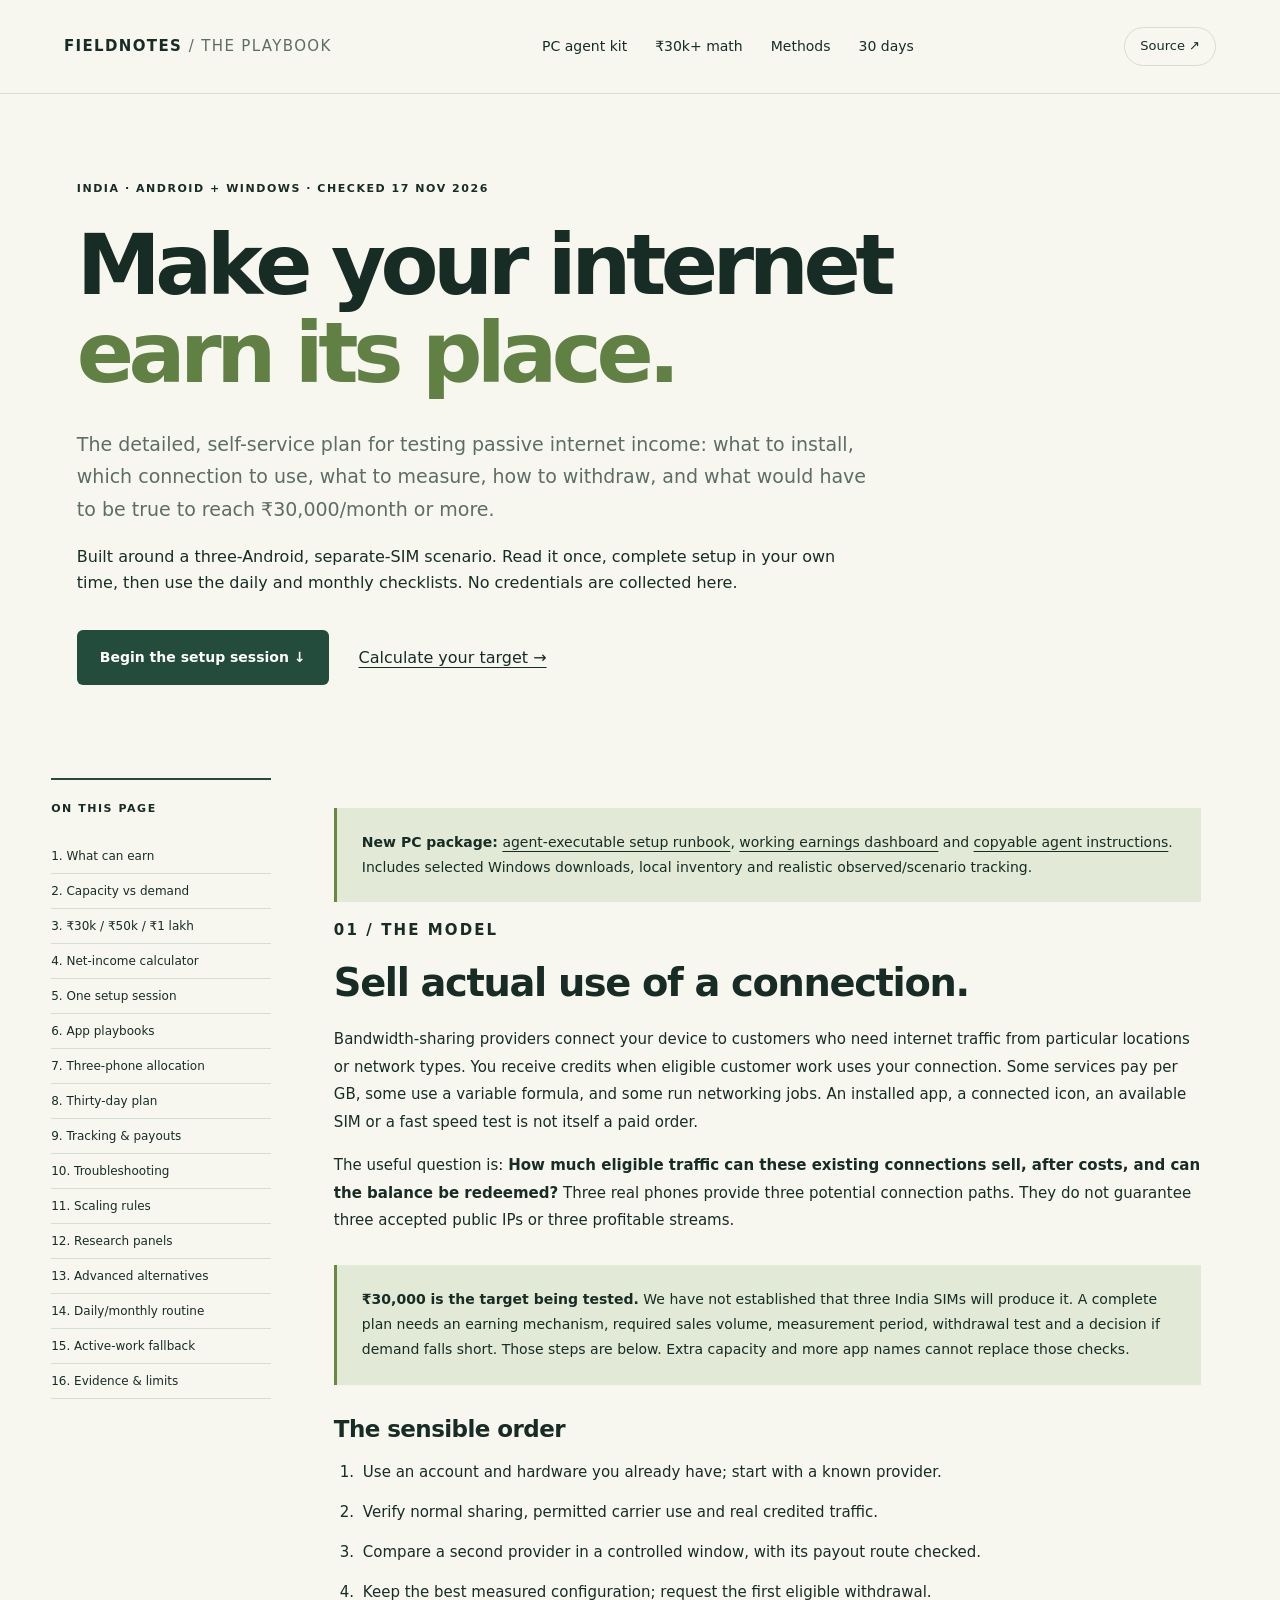
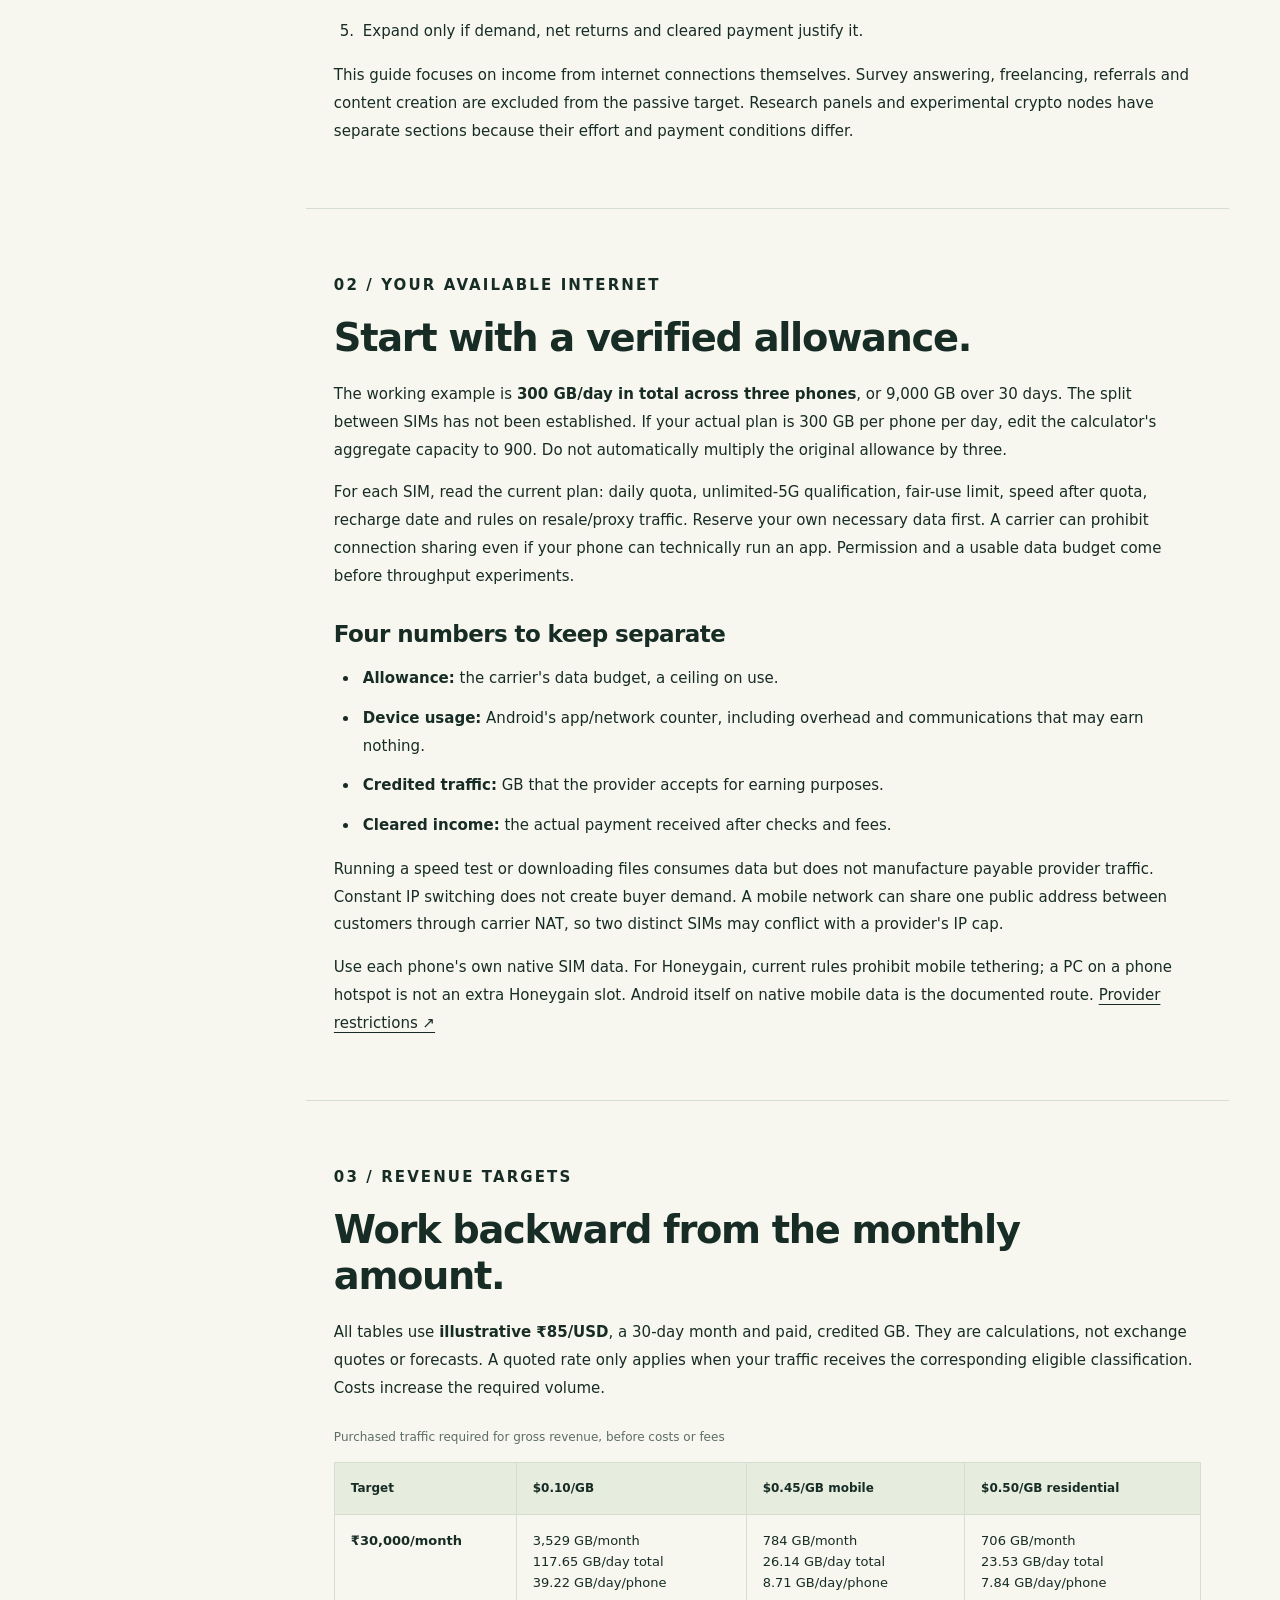
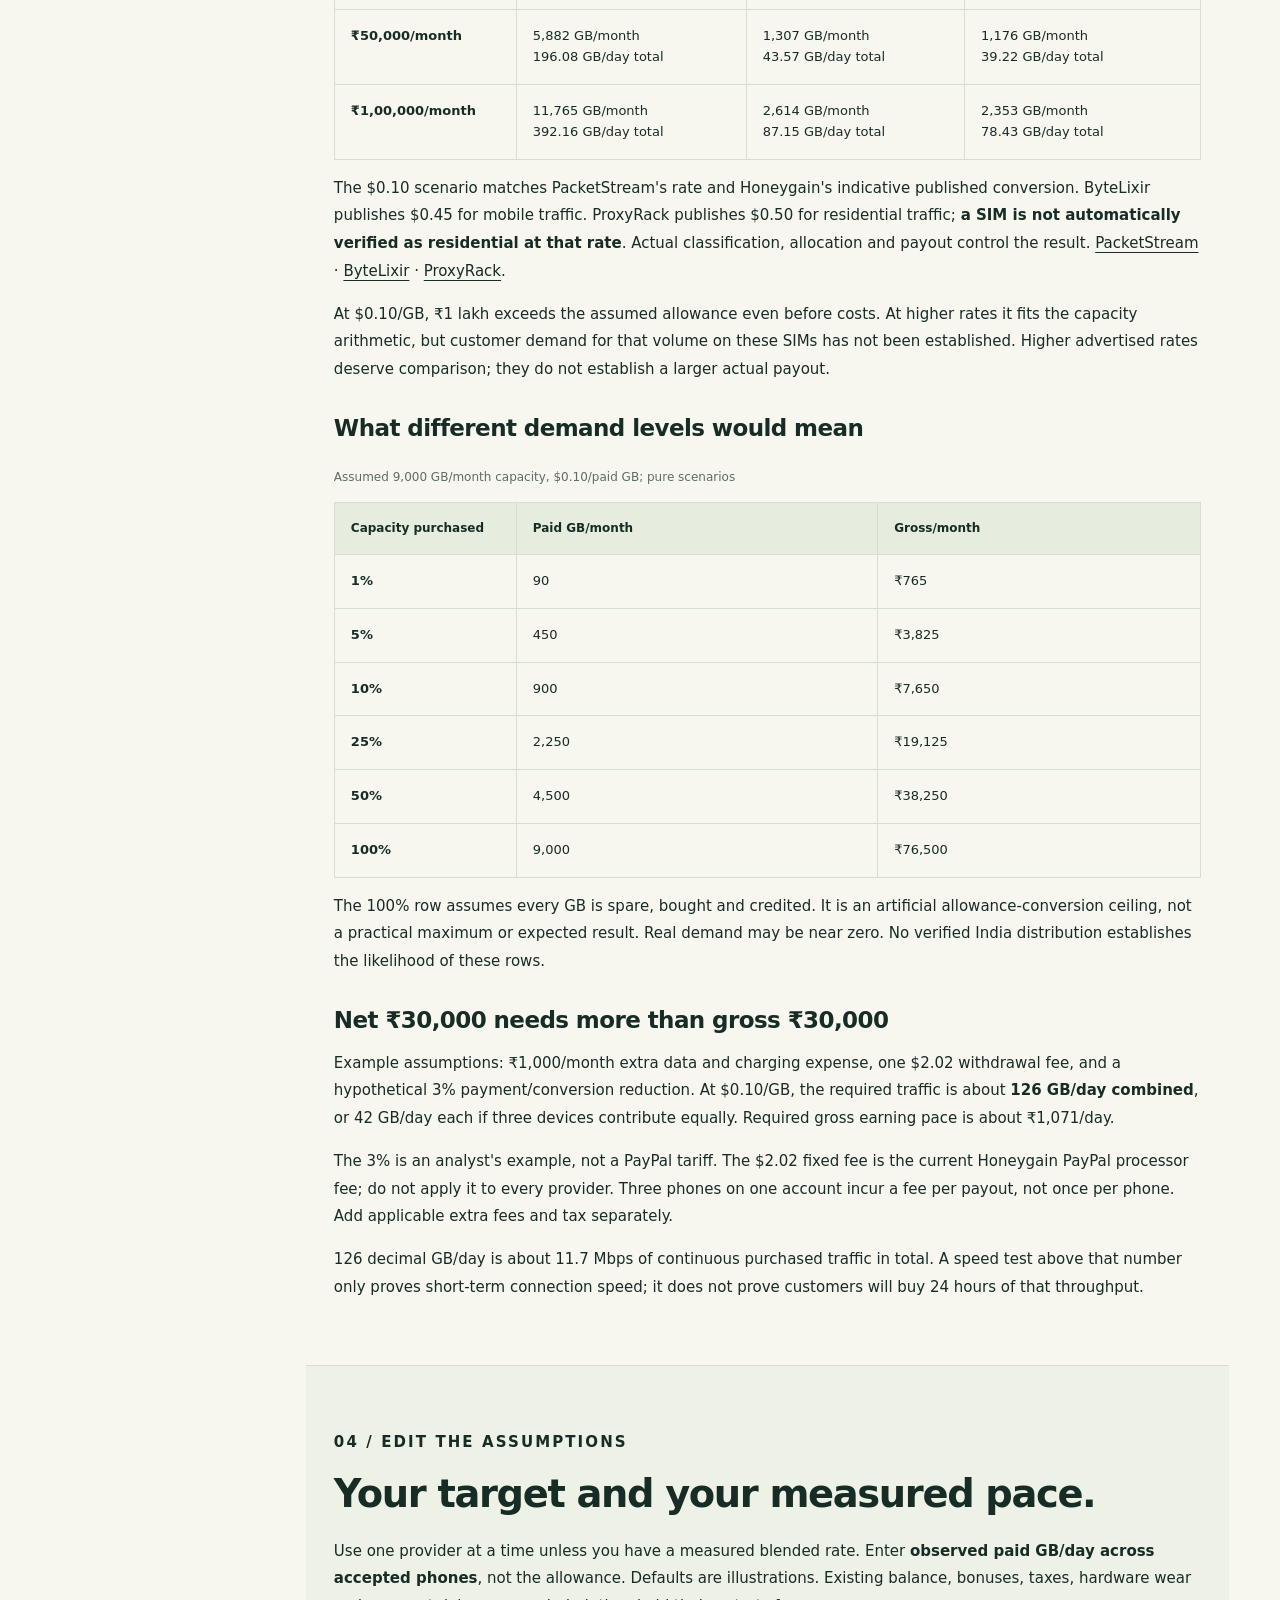
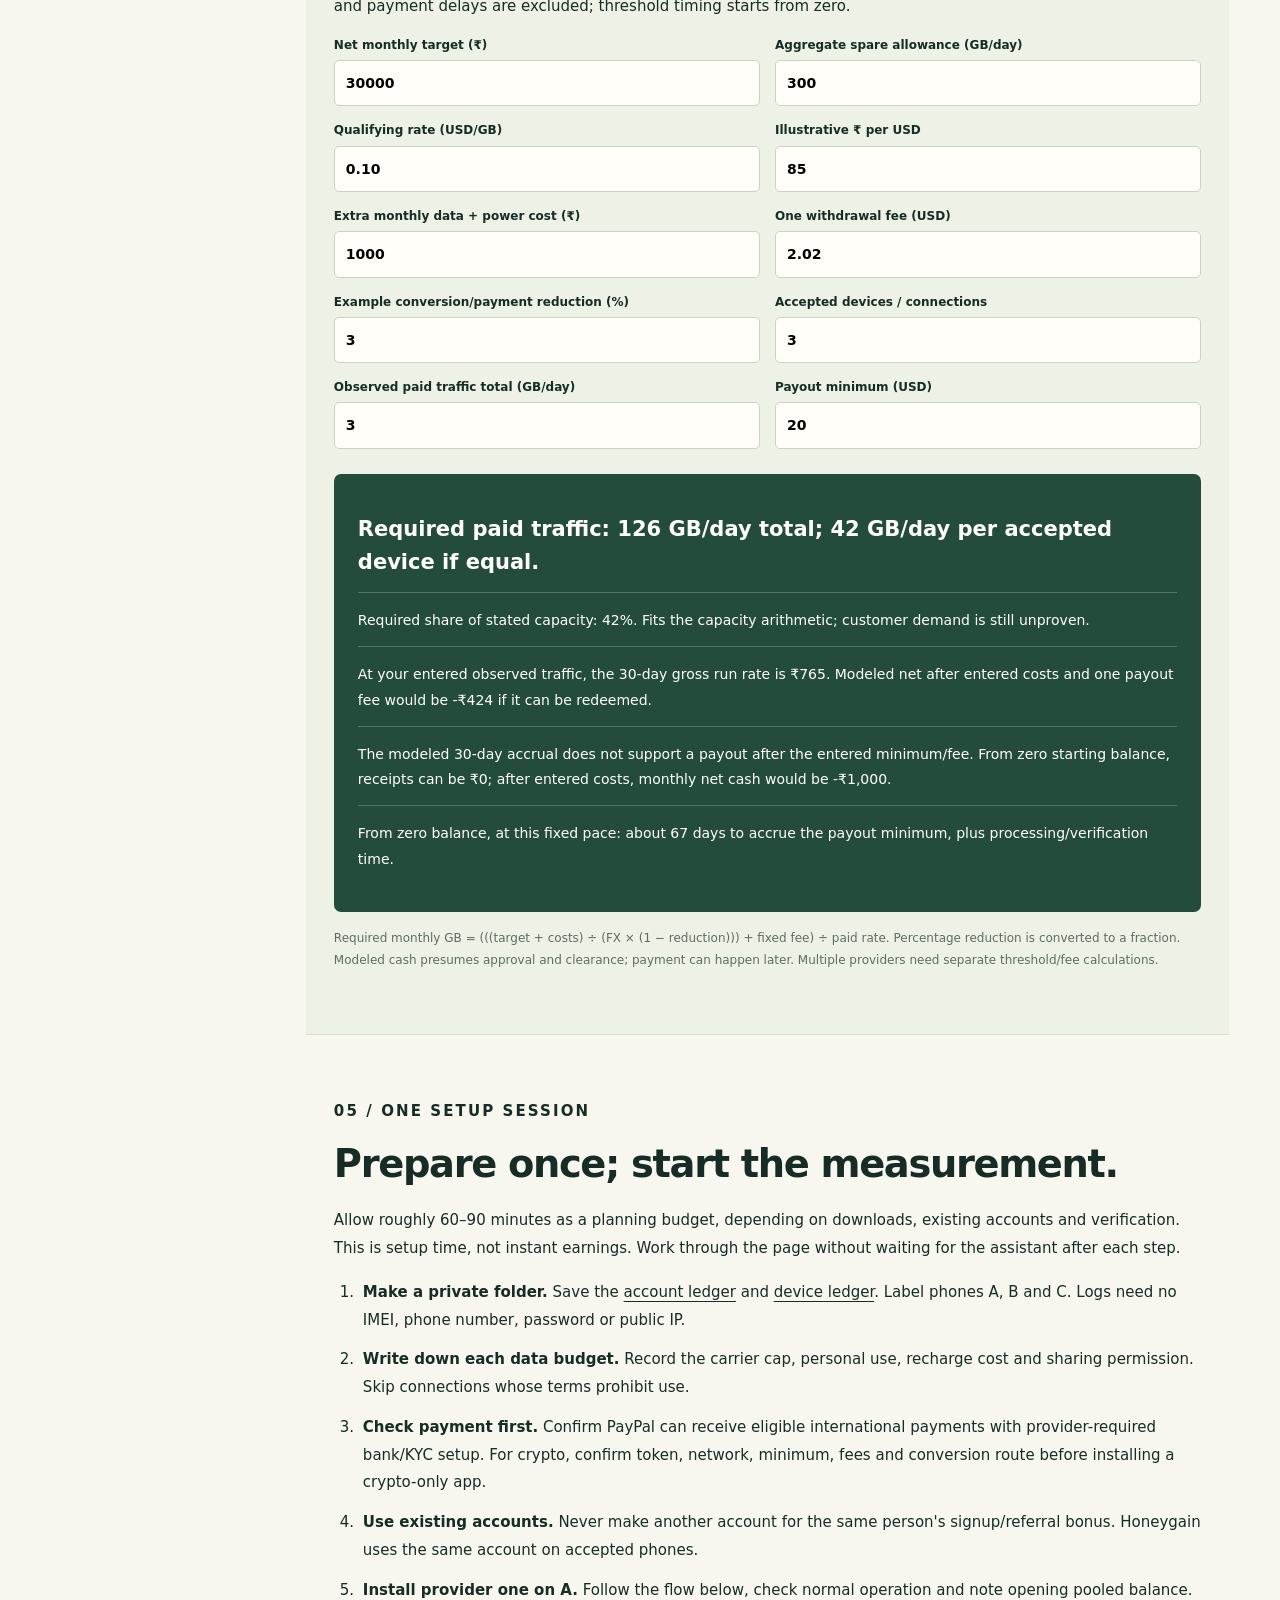
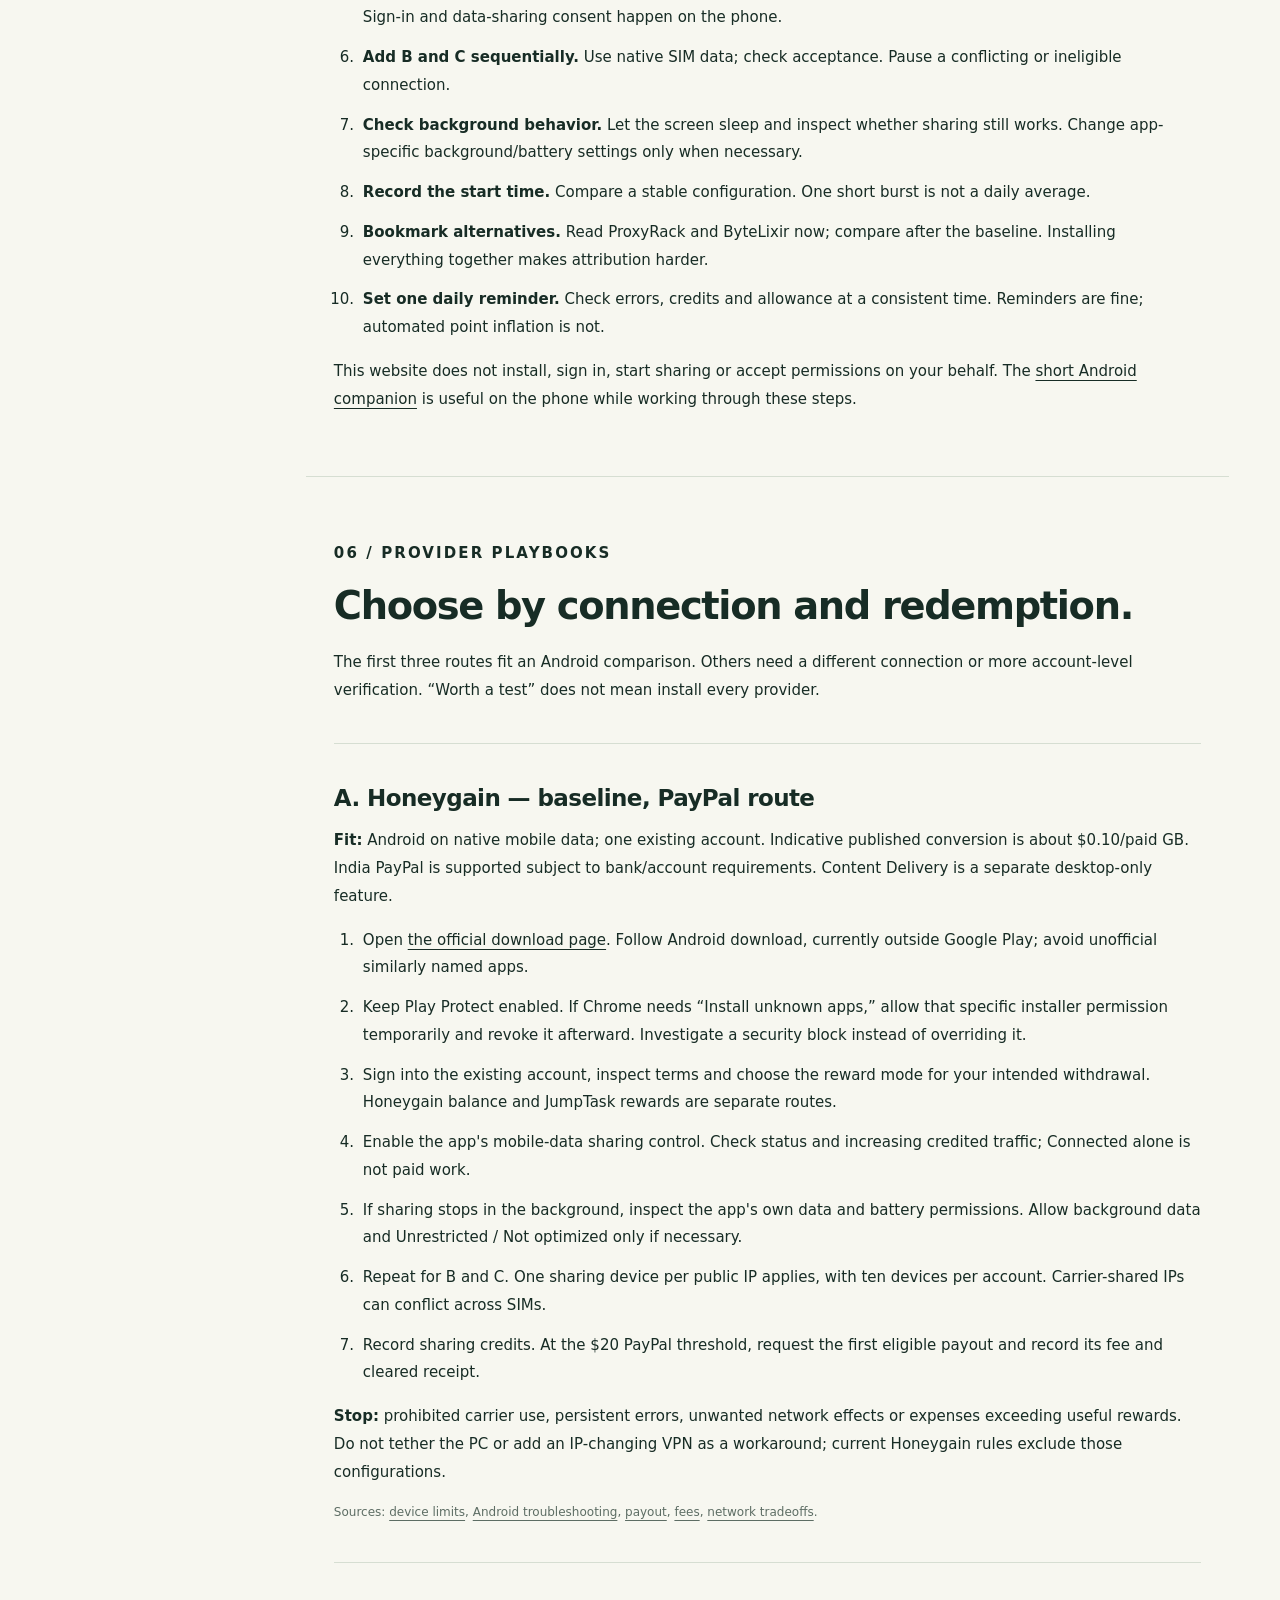
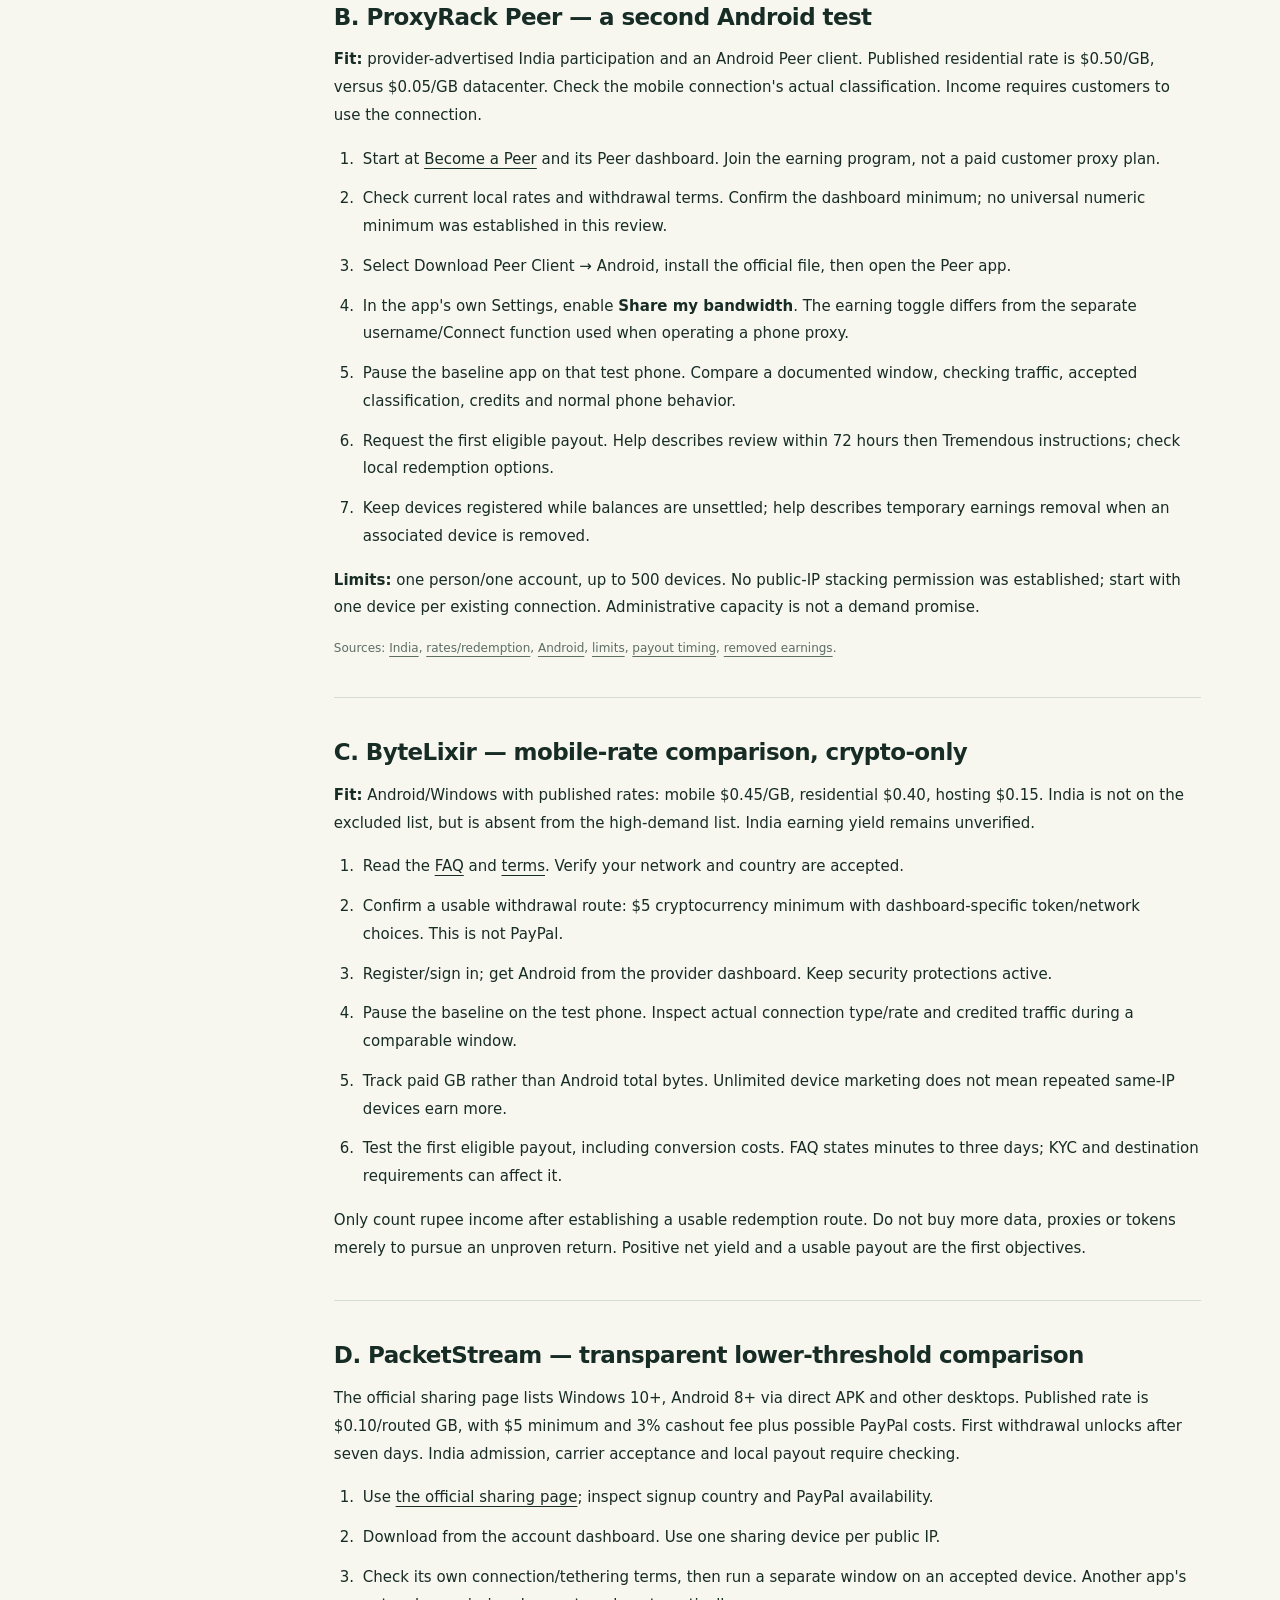
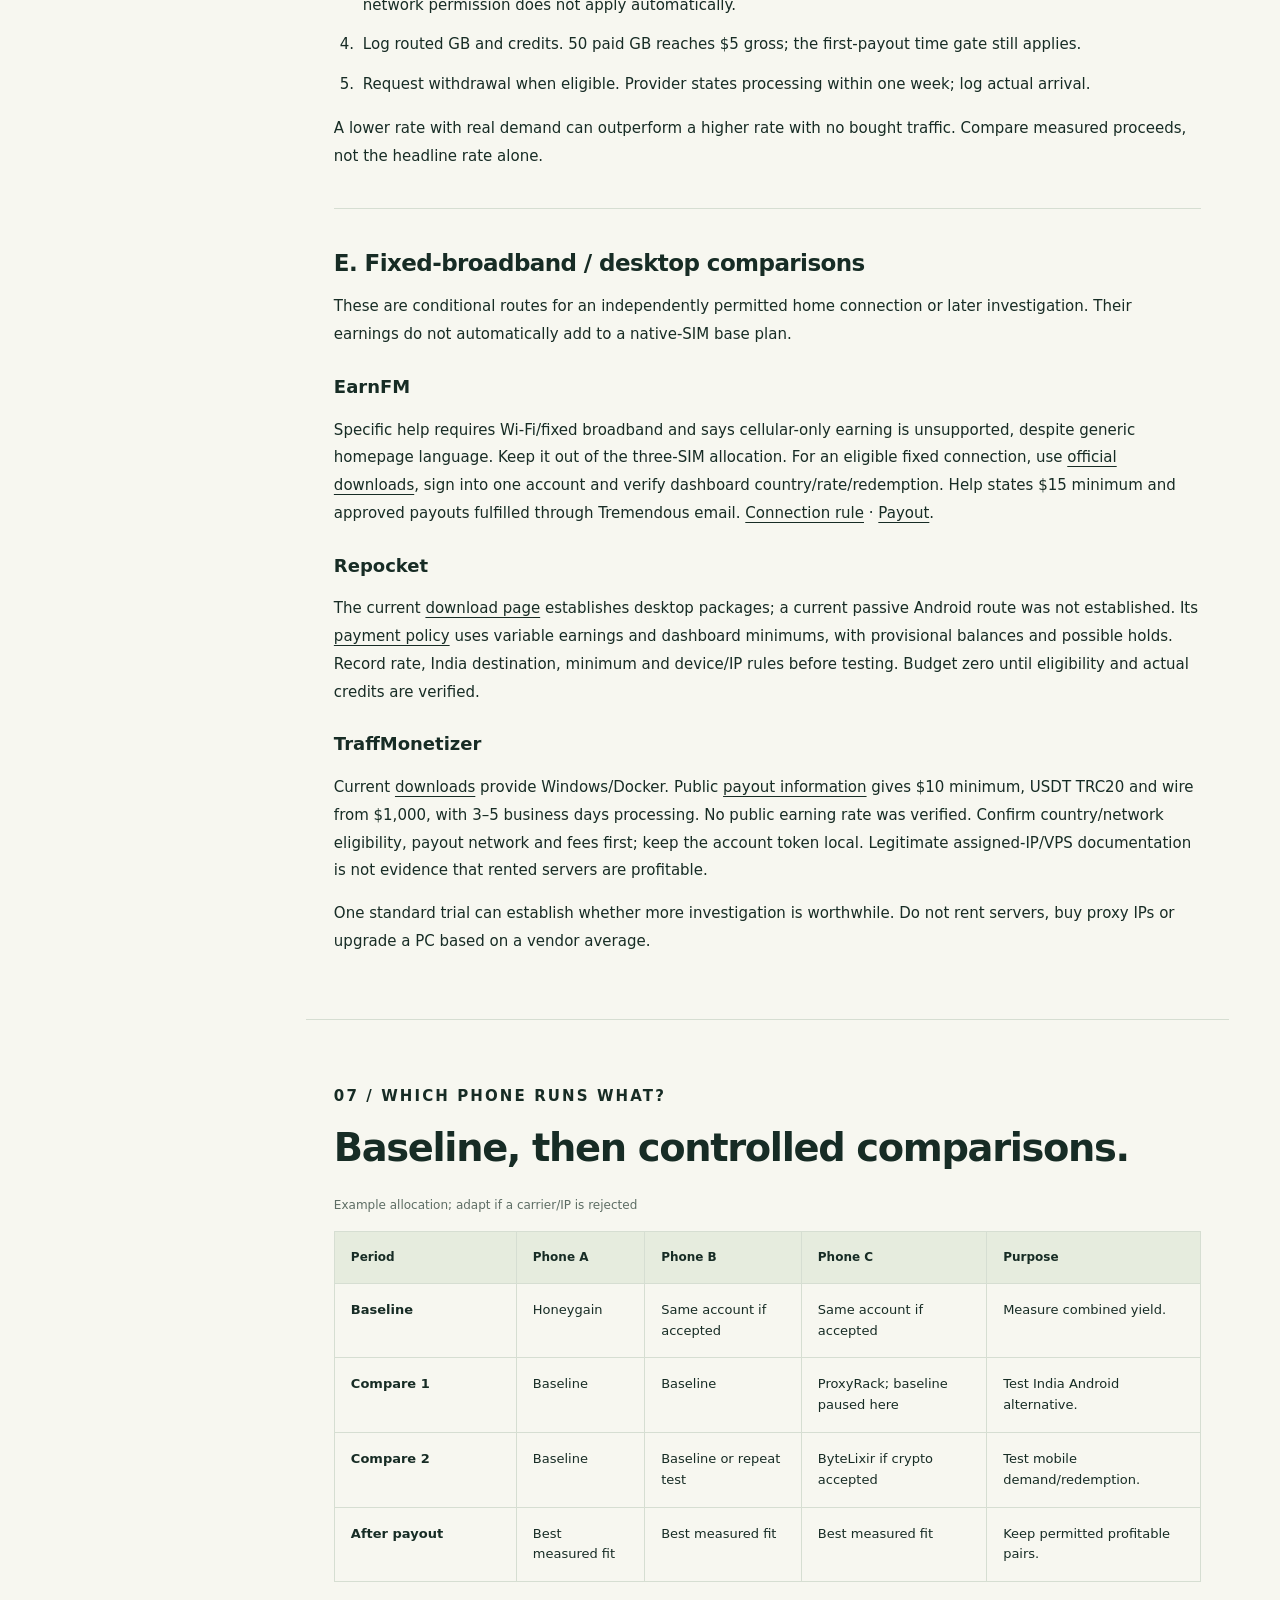
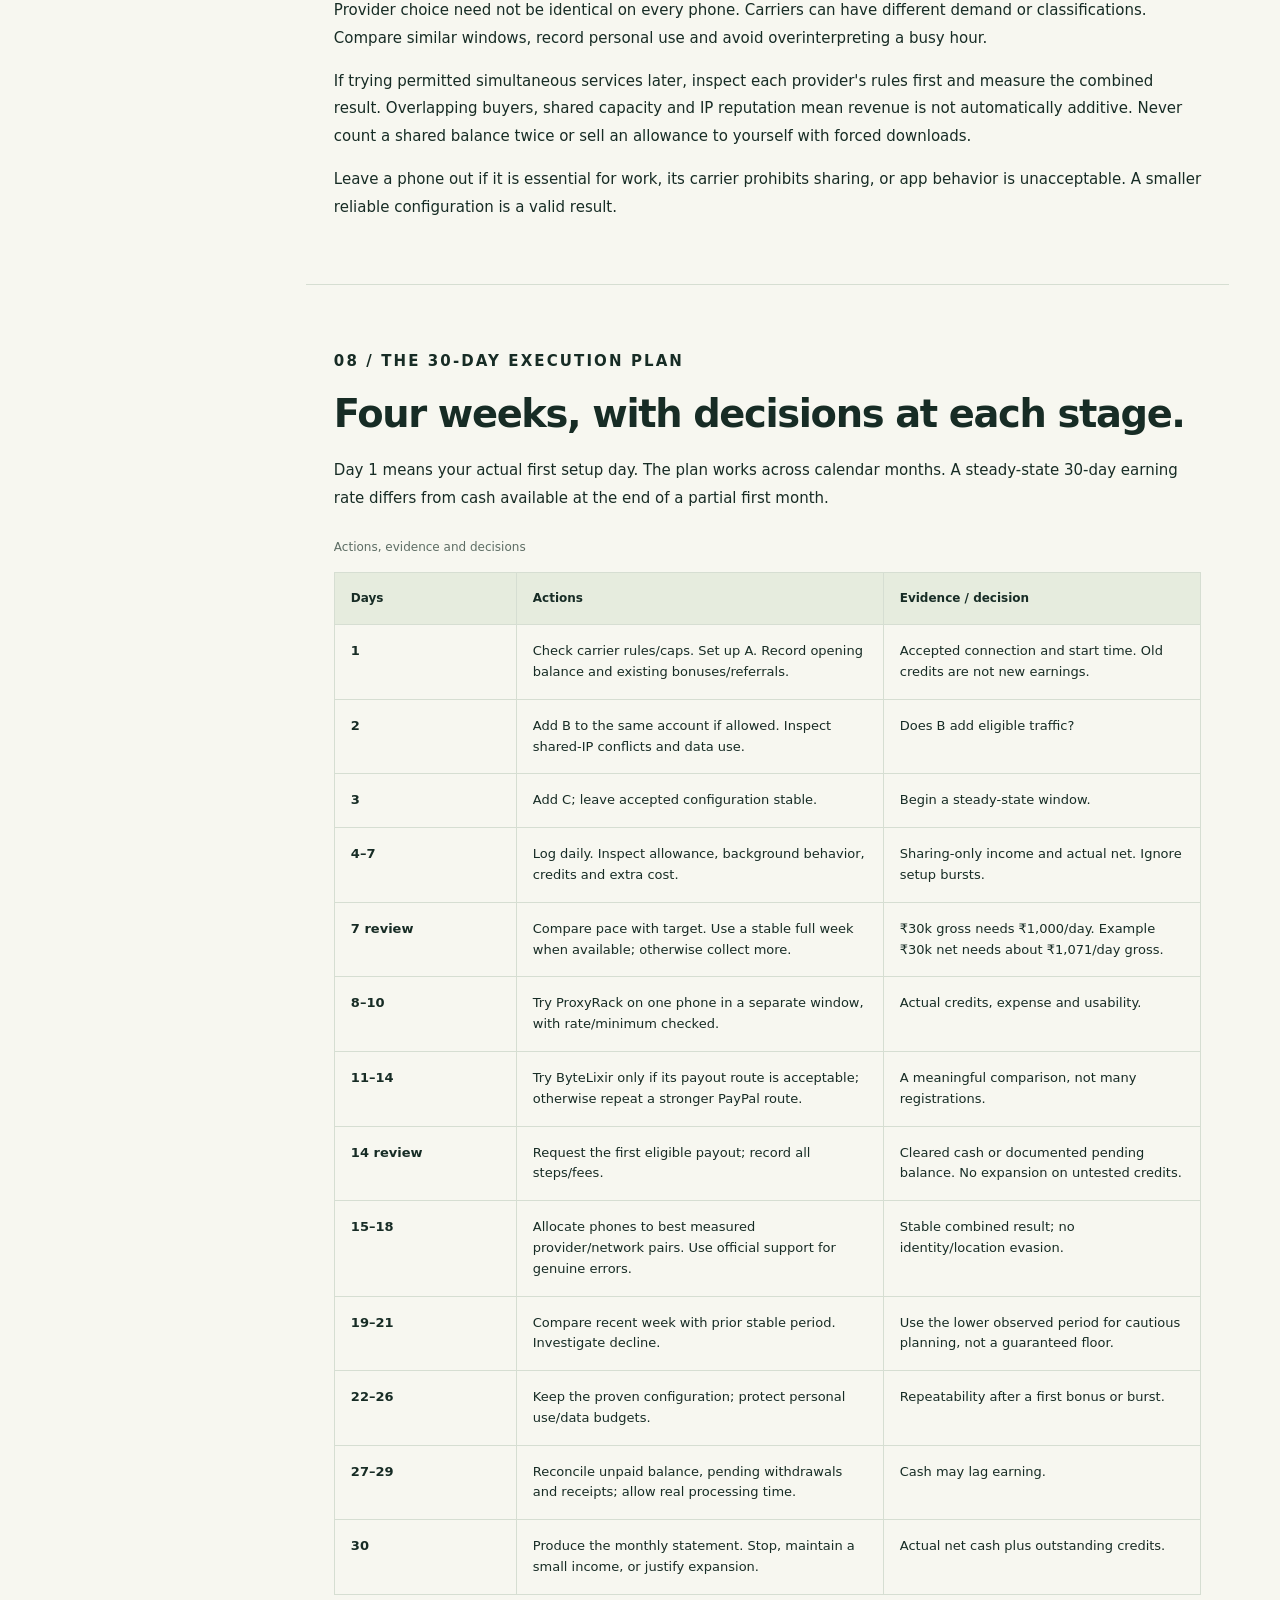
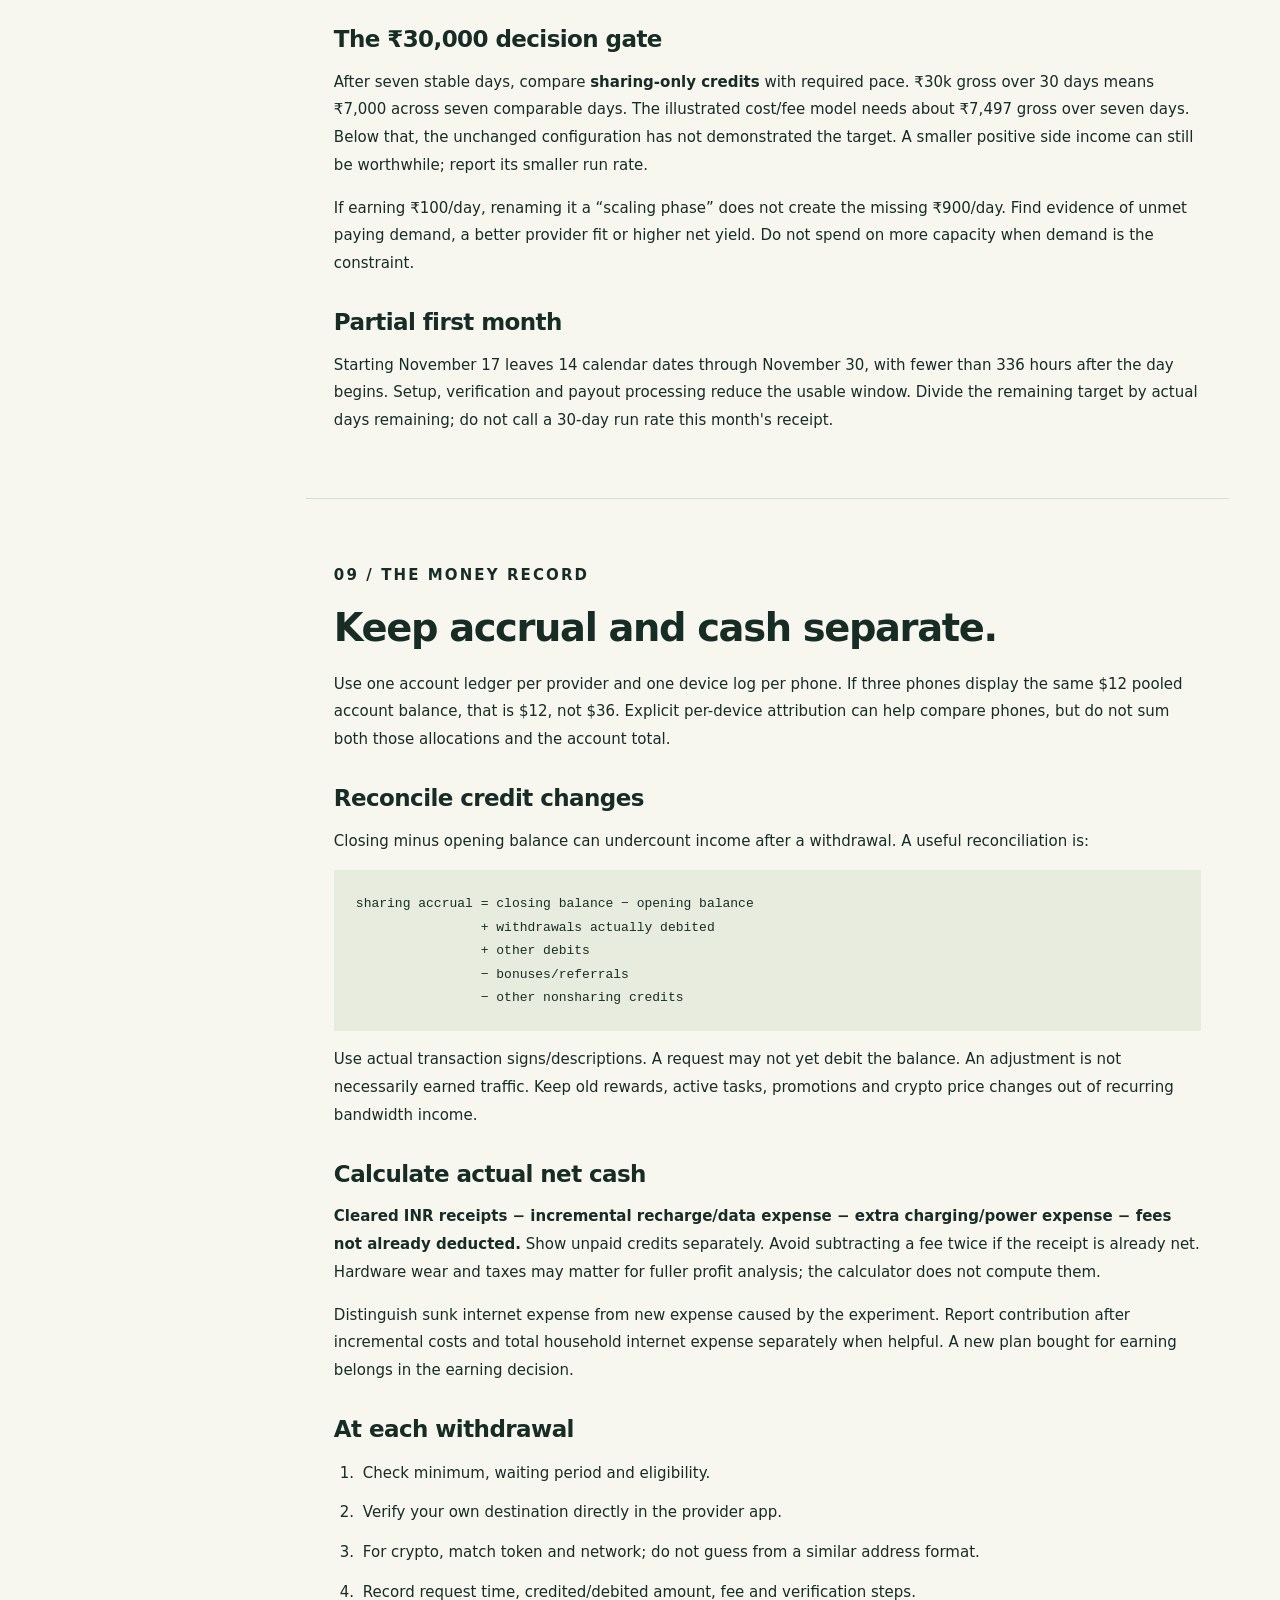
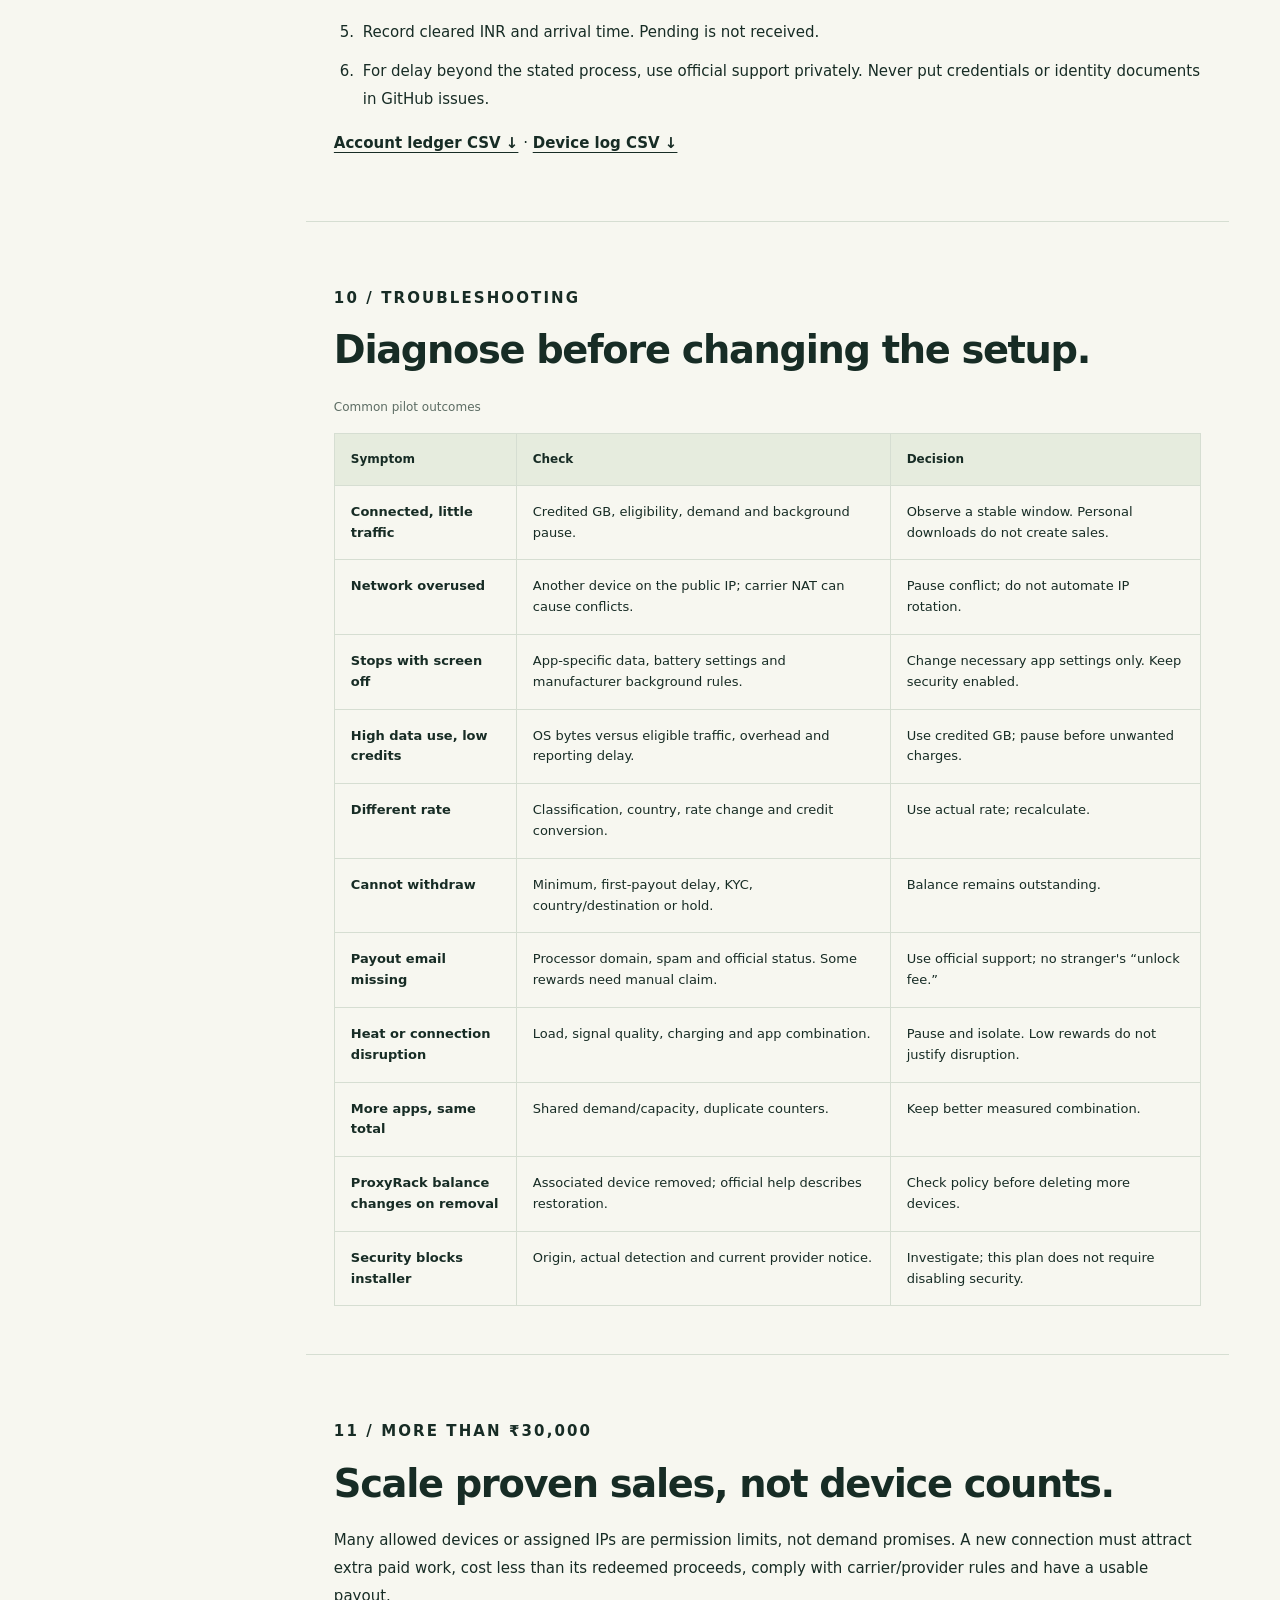
<file: internet-income-plan.html>
<!doctype html>
<html lang="en"><head><meta charset="utf-8"><meta name="viewport" content="width=device-width,initial-scale=1"><meta name="description" content="A detailed India passive internet income plan: provider setup, paid-traffic targets, net-income calculator, payout rules and a 30-day experiment."><link rel="icon" href="data:,"><title>The complete internet-income playbook · Fieldnotes</title><link rel="stylesheet" href="site.css"><link rel="stylesheet" href="handbook.css"><script src="handbook.js" defer></script></head>
<body><a class="skip" href="#main">Skip to content</a><header><a class="brand" href="./">FIELDNOTES <span>/ THE PLAYBOOK</span></a><nav aria-label="Main navigation"><a href="pc-agent.html">PC agent kit</a><a href="#target">₹30k+ math</a><a href="#methods">Methods</a><a href="#month">30 days</a></nav><a class="repo" href="https://github.com/sandeshbagmare/passive-income-field-guide">Source ↗</a></header>
<main id="main"><section class="hero book-hero"><p class="eyebrow">INDIA · ANDROID + WINDOWS · CHECKED 17 NOV 2026</p><h1>Make your internet<br><em>earn its place.</em></h1><p class="intro">The detailed, self-service plan for testing passive internet income: what to install, which connection to use, what to measure, how to withdraw, and what would have to be true to reach ₹30,000/month or more.</p><p>Built around a three-Android, separate-SIM scenario. Read it once, complete setup in your own time, then use the daily and monthly checklists. No credentials are collected here.</p><div class="hero-bottom"><a class="button" href="#session">Begin the setup session ↓</a><a href="#calculator">Calculate your target →</a></div></section>
<div class="book-layout"><aside class="contents"><p class="eyebrow">ON THIS PAGE</p><nav aria-label="Contents"><a href="#start">1. What can earn</a><a href="#capacity">2. Capacity vs demand</a><a href="#target">3. ₹30k / ₹50k / ₹1 lakh</a><a href="#calculator">4. Net-income calculator</a><a href="#session">5. One setup session</a><a href="#methods">6. App playbooks</a><a href="#allocation">7. Three-phone allocation</a><a href="#month">8. Thirty-day plan</a><a href="#accounting">9. Tracking & payouts</a><a href="#fixes">10. Troubleshooting</a><a href="#scale">11. Scaling rules</a><a href="#research">12. Research panels</a><a href="#advanced">13. Advanced alternatives</a><a href="#routine">14. Daily/monthly routine</a><a href="#active-fallback">15. Active-work fallback</a><a href="#evidence">16. Evidence & limits</a></nav></aside><div class="book-content">
<section class="section" id="start"><div class="callout"><strong>New PC package:</strong> <a href="pc-agent.html">agent-executable setup runbook</a>, <a href="dashboard.html">working earnings dashboard</a> and <a href="AGENT-SETUP.md">copyable agent instructions</a>. Includes selected Windows downloads, local inventory and realistic observed/scenario tracking.</div><p class="eyebrow">01 / THE MODEL</p><h2>Sell actual use of a connection.</h2><p>Bandwidth-sharing providers connect your device to customers who need internet traffic from particular locations or network types. You receive credits when eligible customer work uses your connection. Some services pay per GB, some use a variable formula, and some run networking jobs. An installed app, a connected icon, an available SIM or a fast speed test is not itself a paid order.</p><p>The useful question is: <strong>How much eligible traffic can these existing connections sell, after costs, and can the balance be redeemed?</strong> Three real phones provide three potential connection paths. They do not guarantee three accepted public IPs or three profitable streams.</p><div class="callout"><strong>₹30,000 is the target being tested.</strong> We have not established that three India SIMs will produce it. A complete plan needs an earning mechanism, required sales volume, measurement period, withdrawal test and a decision if demand falls short. Those steps are below. Extra capacity and more app names cannot replace those checks.</div><h3>The sensible order</h3><ol><li>Use an account and hardware you already have; start with a known provider.</li><li>Verify normal sharing, permitted carrier use and real credited traffic.</li><li>Compare a second provider in a controlled window, with its payout route checked.</li><li>Keep the best measured configuration; request the first eligible withdrawal.</li><li>Expand only if demand, net returns and cleared payment justify it.</li></ol><p>This guide focuses on income from internet connections themselves. Survey answering, freelancing, referrals and content creation are excluded from the passive target. Research panels and experimental crypto nodes have separate sections because their effort and payment conditions differ.</p></section>
<section class="section" id="capacity"><p class="eyebrow">02 / YOUR AVAILABLE INTERNET</p><h2>Start with a verified allowance.</h2><p>The working example is <strong>300 GB/day in total across three phones</strong>, or 9,000 GB over 30 days. The split between SIMs has not been established. If your actual plan is 300 GB per phone per day, edit the calculator's aggregate capacity to 900. Do not automatically multiply the original allowance by three.</p><p>For each SIM, read the current plan: daily quota, unlimited-5G qualification, fair-use limit, speed after quota, recharge date and rules on resale/proxy traffic. Reserve your own necessary data first. A carrier can prohibit connection sharing even if your phone can technically run an app. Permission and a usable data budget come before throughput experiments.</p><h3>Four numbers to keep separate</h3><ul><li><strong>Allowance:</strong> the carrier's data budget, a ceiling on use.</li><li><strong>Device usage:</strong> Android's app/network counter, including overhead and communications that may earn nothing.</li><li><strong>Credited traffic:</strong> GB that the provider accepts for earning purposes.</li><li><strong>Cleared income:</strong> the actual payment received after checks and fees.</li></ul><p>Running a speed test or downloading files consumes data but does not manufacture payable provider traffic. Constant IP switching does not create buyer demand. A mobile network can share one public address between customers through carrier NAT, so two distinct SIMs may conflict with a provider's IP cap.</p><p>Use each phone's own native SIM data. For Honeygain, current rules prohibit mobile tethering; a PC on a phone hotspot is not an extra Honeygain slot. Android itself on native mobile data is the documented route. <a href="https://support.honeygain.com/hc/en-us/articles/30688524338332-How-can-I-ensure-that-my-account-will-not-be-suspended">Provider restrictions ↗</a></p></section>
<section class="section" id="target"><p class="eyebrow">03 / REVENUE TARGETS</p><h2>Work backward from the monthly amount.</h2><p>All tables use <strong>illustrative ₹85/USD</strong>, a 30-day month and paid, credited GB. They are calculations, not exchange quotes or forecasts. A quoted rate only applies when your traffic receives the corresponding eligible classification. Costs increase the required volume.</p><div class="table-scroll"><table><caption>Purchased traffic required for gross revenue, before costs or fees</caption><thead><tr><th>Target</th><th>$0.10/GB</th><th>$0.45/GB mobile</th><th>$0.50/GB residential</th></tr></thead><tbody><tr><td>₹30,000/month</td><td>3,529 GB/month<br>117.65 GB/day total<br>39.22 GB/day/phone</td><td>784 GB/month<br>26.14 GB/day total<br>8.71 GB/day/phone</td><td>706 GB/month<br>23.53 GB/day total<br>7.84 GB/day/phone</td></tr><tr><td>₹50,000/month</td><td>5,882 GB/month<br>196.08 GB/day total</td><td>1,307 GB/month<br>43.57 GB/day total</td><td>1,176 GB/month<br>39.22 GB/day total</td></tr><tr><td>₹1,00,000/month</td><td>11,765 GB/month<br>392.16 GB/day total</td><td>2,614 GB/month<br>87.15 GB/day total</td><td>2,353 GB/month<br>78.43 GB/day total</td></tr></tbody></table></div><p>The $0.10 scenario matches PacketStream's rate and Honeygain's indicative published conversion. ByteLixir publishes $0.45 for mobile traffic. ProxyRack publishes $0.50 for residential traffic; <strong>a SIM is not automatically verified as residential at that rate</strong>. Actual classification, allocation and payout control the result. <a href="https://packetstream.io/share-bandwidth/">PacketStream</a> · <a href="https://bytelixir.com/en/faq">ByteLixir</a> · <a href="https://help.proxyrack.com/en/articles/9722403-what-is-the-payout-rate-for-the-peer-program">ProxyRack</a>.</p><p>At $0.10/GB, ₹1 lakh exceeds the assumed allowance even before costs. At higher rates it fits the capacity arithmetic, but customer demand for that volume on these SIMs has not been established. Higher advertised rates deserve comparison; they do not establish a larger actual payout.</p><h3>What different demand levels would mean</h3><div class="table-scroll"><table><caption>Assumed 9,000 GB/month capacity, $0.10/paid GB; pure scenarios</caption><thead><tr><th>Capacity purchased</th><th>Paid GB/month</th><th>Gross/month</th></tr></thead><tbody><tr><td>1%</td><td>90</td><td>₹765</td></tr><tr><td>5%</td><td>450</td><td>₹3,825</td></tr><tr><td>10%</td><td>900</td><td>₹7,650</td></tr><tr><td>25%</td><td>2,250</td><td>₹19,125</td></tr><tr><td>50%</td><td>4,500</td><td>₹38,250</td></tr><tr><td>100%</td><td>9,000</td><td>₹76,500</td></tr></tbody></table></div><p>The 100% row assumes every GB is spare, bought and credited. It is an artificial allowance-conversion ceiling, not a practical maximum or expected result. Real demand may be near zero. No verified India distribution establishes the likelihood of these rows.</p><h3>Net ₹30,000 needs more than gross ₹30,000</h3><p>Example assumptions: ₹1,000/month extra data and charging expense, one $2.02 withdrawal fee, and a hypothetical 3% payment/conversion reduction. At $0.10/GB, the required traffic is about <strong>126 GB/day combined</strong>, or 42 GB/day each if three devices contribute equally. Required gross earning pace is about ₹1,071/day.</p><p>The 3% is an analyst's example, not a PayPal tariff. The $2.02 fixed fee is the current Honeygain PayPal processor fee; do not apply it to every provider. Three phones on one account incur a fee per payout, not once per phone. Add applicable extra fees and tax separately.</p><p>126 decimal GB/day is about 11.7 Mbps of continuous purchased traffic in total. A speed test above that number only proves short-term connection speed; it does not prove customers will buy 24 hours of that throughput.</p></section>
<section class="section numbers" id="calculator"><p class="eyebrow">04 / EDIT THE ASSUMPTIONS</p><h2>Your target and your measured pace.</h2><p>Use one provider at a time unless you have a measured blended rate. Enter <strong>observed paid GB/day across accepted phones</strong>, not the allowance. Defaults are illustrations. Existing balance, bonuses, taxes, hardware wear and payment delays are excluded; threshold timing starts from zero.</p><form id="bandwidth-plan"><div class="input-grid"><label>Net monthly target (₹)<input id="plan-target" type="number" min="0" max="10000000" step="1000" value="30000"></label><label>Aggregate spare allowance (GB/day)<input id="plan-capacity" type="number" min="0" max="100000" step="any" value="300"></label><label>Qualifying rate (USD/GB)<input id="plan-rate" type="number" min="0" max="100" step="any" value="0.10"></label><label>Illustrative ₹ per USD<input id="plan-fx" type="number" min="0.01" max="1000" step="any" value="85"></label><label>Extra monthly data + power cost (₹)<input id="plan-costs" type="number" min="0" max="10000000" step="any" value="1000"></label><label>One withdrawal fee (USD)<input id="plan-fee" type="number" min="0" max="10000" step="any" value="2.02"></label><label>Example conversion/payment reduction (%)<input id="plan-loss" type="number" min="0" max="100" step="any" value="3"></label><label>Accepted devices / connections<input id="plan-devices" type="number" min="1" max="500" step="1" value="3"></label><label>Observed paid traffic total (GB/day)<input id="plan-observed" type="number" min="0" max="100000" step="any" value="3"></label><label>Payout minimum (USD)<input id="plan-minimum" type="number" min="0" max="10000" step="any" value="20"></label></div></form><div class="calculator-report" id="plan-result" aria-live="polite" aria-atomic="true"><p>Enable JavaScript for this scenario. Defaults require about 126 paid GB/day for the target; observing only 3 GB/day produces $9 in 30 days, below the $20 withdrawal minimum.</p></div><p class="small">Required monthly GB = (((target + costs) ÷ (FX × (1 − reduction))) + fixed fee) ÷ paid rate. Percentage reduction is converted to a fraction. Modeled cash presumes approval and clearance; payment can happen later. Multiple providers need separate threshold/fee calculations.</p></section>
<section class="section" id="session"><p class="eyebrow">05 / ONE SETUP SESSION</p><h2>Prepare once; start the measurement.</h2><p>Allow roughly 60–90 minutes as a planning budget, depending on downloads, existing accounts and verification. This is setup time, not instant earnings. Work through the page without waiting for the assistant after each step.</p><ol><li><strong>Make a private folder.</strong> Save the <a href="account-pilot-log.csv" download>account ledger</a> and <a href="device-pilot-log.csv" download>device ledger</a>. Label phones A, B and C. Logs need no IMEI, phone number, password or public IP.</li><li><strong>Write down each data budget.</strong> Record the carrier cap, personal use, recharge cost and sharing permission. Skip connections whose terms prohibit use.</li><li><strong>Check payment first.</strong> Confirm PayPal can receive eligible international payments with provider-required bank/KYC setup. For crypto, confirm token, network, minimum, fees and conversion route before installing a crypto-only app.</li><li><strong>Use existing accounts.</strong> Never make another account for the same person's signup/referral bonus. Honeygain uses the same account on accepted phones.</li><li><strong>Install provider one on A.</strong> Follow the flow below, check normal operation and note opening pooled balance. Sign-in and data-sharing consent happen on the phone.</li><li><strong>Add B and C sequentially.</strong> Use native SIM data; check acceptance. Pause a conflicting or ineligible connection.</li><li><strong>Check background behavior.</strong> Let the screen sleep and inspect whether sharing still works. Change app-specific background/battery settings only when necessary.</li><li><strong>Record the start time.</strong> Compare a stable configuration. One short burst is not a daily average.</li><li><strong>Bookmark alternatives.</strong> Read ProxyRack and ByteLixir now; compare after the baseline. Installing everything together makes attribution harder.</li><li><strong>Set one daily reminder.</strong> Check errors, credits and allowance at a consistent time. Reminders are fine; automated point inflation is not.</li></ol><p>This website does not install, sign in, start sharing or accept permissions on your behalf. The <a href="android-pilot.html">short Android companion</a> is useful on the phone while working through these steps.</p></section>
<section class="section" id="methods"><p class="eyebrow">06 / PROVIDER PLAYBOOKS</p><h2>Choose by connection and redemption.</h2><p>The first three routes fit an Android comparison. Others need a different connection or more account-level verification. “Worth a test” does not mean install every provider.</p>
<article class="method" id="honeygain"><h3>A. Honeygain — baseline, PayPal route</h3><p><strong>Fit:</strong> Android on native mobile data; one existing account. Indicative published conversion is about $0.10/paid GB. India PayPal is supported subject to bank/account requirements. Content Delivery is a separate desktop-only feature.</p><ol><li>Open <a href="https://www.honeygain.com/download/">the official download page</a>. Follow Android download, currently outside Google Play; avoid unofficial similarly named apps.</li><li>Keep Play Protect enabled. If Chrome needs “Install unknown apps,” allow that specific installer permission temporarily and revoke it afterward. Investigate a security block instead of overriding it.</li><li>Sign into the existing account, inspect terms and choose the reward mode for your intended withdrawal. Honeygain balance and JumpTask rewards are separate routes.</li><li>Enable the app's mobile-data sharing control. Check status and increasing credited traffic; Connected alone is not paid work.</li><li>If sharing stops in the background, inspect the app's own data and battery permissions. Allow background data and Unrestricted / Not optimized only if necessary.</li><li>Repeat for B and C. One sharing device per public IP applies, with ten devices per account. Carrier-shared IPs can conflict across SIMs.</li><li>Record sharing credits. At the $20 PayPal threshold, request the first eligible payout and record its fee and cleared receipt.</li></ol><p><strong>Stop:</strong> prohibited carrier use, persistent errors, unwanted network effects or expenses exceeding useful rewards. Do not tether the PC or add an IP-changing VPN as a workaround; current Honeygain rules exclude those configurations.</p><p class="small">Sources: <a href="https://support.honeygain.com/hc/en-us/articles/30688346556956-How-many-devices-can-I-use-and-how-do-I-manage-them">device limits</a>, <a href="https://support.honeygain.com/hc/en-us/articles/30688473491612-Android-device-stopped-sharing-bandwidth">Android troubleshooting</a>, <a href="https://support.honeygain.com/hc/en-us/articles/30688365428636-How-to-request-a-payout">payout</a>, <a href="https://support.honeygain.com/hc/en-us/articles/30688387290268-What-are-the-payout-fees">fees</a>, <a href="https://www.honeygain.com/terms-of-use/">network tradeoffs</a>.</p></article>
<article class="method" id="proxyrack"><h3>B. ProxyRack Peer — a second Android test</h3><p><strong>Fit:</strong> provider-advertised India participation and an Android Peer client. Published residential rate is $0.50/GB, versus $0.05/GB datacenter. Check the mobile connection's actual classification. Income requires customers to use the connection.</p><ol><li>Start at <a href="https://www.proxyrack.com/become-a-peer/">Become a Peer</a> and its Peer dashboard. Join the earning program, not a paid customer proxy plan.</li><li>Check current local rates and withdrawal terms. Confirm the dashboard minimum; no universal numeric minimum was established in this review.</li><li>Select Download Peer Client → Android, install the official file, then open the Peer app.</li><li>In the app's own Settings, enable <strong>Share my bandwidth</strong>. The earning toggle differs from the separate username/Connect function used when operating a phone proxy.</li><li>Pause the baseline app on that test phone. Compare a documented window, checking traffic, accepted classification, credits and normal phone behavior.</li><li>Request the first eligible payout. Help describes review within 72 hours then Tremendous instructions; check local redemption options.</li><li>Keep devices registered while balances are unsettled; help describes temporary earnings removal when an associated device is removed.</li></ol><p><strong>Limits:</strong> one person/one account, up to 500 devices. No public-IP stacking permission was established; start with one device per existing connection. Administrative capacity is not a demand promise.</p><p class="small">Sources: <a href="https://www.proxyrack.com/blog/sell-internet-data-and-earn-money-in-india/">India</a>, <a href="https://help.proxyrack.com/en/articles/9722403-what-is-the-payout-rate-for-the-peer-program">rates/redemption</a>, <a href="https://help.proxyrack.com/en/articles/16973990-how-do-i-download-the-peer-client-on-my-android-phone">Android</a>, <a href="https://help.proxyrack.com/en/articles/13830908-device-limit-single-account-policy">limits</a>, <a href="https://help.proxyrack.com/en/articles/6532823-when-will-i-get-my-payout">payout timing</a>, <a href="https://help.proxyrack.com/en/articles/6532814-my-earnings-were-removed">removed earnings</a>.</p></article>
<article class="method" id="bytelixir"><h3>C. ByteLixir — mobile-rate comparison, crypto-only</h3><p><strong>Fit:</strong> Android/Windows with published rates: mobile $0.45/GB, residential $0.40, hosting $0.15. India is not on the excluded list, but is absent from the high-demand list. India earning yield remains unverified.</p><ol><li>Read the <a href="https://bytelixir.com/en/faq">FAQ</a> and <a href="https://bytelixir.com/en/terms-of-use">terms</a>. Verify your network and country are accepted.</li><li>Confirm a usable withdrawal route: $5 cryptocurrency minimum with dashboard-specific token/network choices. This is not PayPal.</li><li>Register/sign in; get Android from the provider dashboard. Keep security protections active.</li><li>Pause the baseline on the test phone. Inspect actual connection type/rate and credited traffic during a comparable window.</li><li>Track paid GB rather than Android total bytes. Unlimited device marketing does not mean repeated same-IP devices earn more.</li><li>Test the first eligible payout, including conversion costs. FAQ states minutes to three days; KYC and destination requirements can affect it.</li></ol><p>Only count rupee income after establishing a usable redemption route. Do not buy more data, proxies or tokens merely to pursue an unproven return. Positive net yield and a usable payout are the first objectives.</p></article>
<article class="method" id="packetstream"><h3>D. PacketStream — transparent lower-threshold comparison</h3><p>The official sharing page lists Windows 10+, Android 8+ via direct APK and other desktops. Published rate is $0.10/routed GB, with $5 minimum and 3% cashout fee plus possible PayPal costs. First withdrawal unlocks after seven days. India admission, carrier acceptance and local payout require checking.</p><ol><li>Use <a href="https://packetstream.io/share-bandwidth/">the official sharing page</a>; inspect signup country and PayPal availability.</li><li>Download from the account dashboard. Use one sharing device per public IP.</li><li>Check its own connection/tethering terms, then run a separate window on an accepted device. Another app's network permission does not apply automatically.</li><li>Log routed GB and credits. 50 paid GB reaches $5 gross; the first-payout time gate still applies.</li><li>Request withdrawal when eligible. Provider states processing within one week; log actual arrival.</li></ol><p>A lower rate with real demand can outperform a higher rate with no bought traffic. Compare measured proceeds, not the headline rate alone.</p></article>
<article class="method" id="fixed"><h3>E. Fixed-broadband / desktop comparisons</h3><p>These are conditional routes for an independently permitted home connection or later investigation. Their earnings do not automatically add to a native-SIM base plan.</p><h4>EarnFM</h4><p>Specific help requires Wi-Fi/fixed broadband and says cellular-only earning is unsupported, despite generic homepage language. Keep it out of the three-SIM allocation. For an eligible fixed connection, use <a href="https://earn.fm/en/download">official downloads</a>, sign into one account and verify dashboard country/rate/redemption. Help states $15 minimum and approved payouts fulfilled through Tremendous email. <a href="https://help.earn.fm/portal/en/kb/articles/do-i-need-wifi-to-earn-with-earnfm">Connection rule</a> · <a href="https://help.earn.fm/portal/en/kb/articles/what-do-i-do-if-i-did-not-receive-my-payout">Payout</a>.</p><h4>Repocket</h4><p>The current <a href="https://repocket.com/download-app">download page</a> establishes desktop packages; a current passive Android route was not established. Its <a href="https://repocket.com/payment-and-rewards-policy">payment policy</a> uses variable earnings and dashboard minimums, with provisional balances and possible holds. Record rate, India destination, minimum and device/IP rules before testing. Budget zero until eligibility and actual credits are verified.</p><h4>TraffMonetizer</h4><p>Current <a href="https://traffmonetizer.io/downloads/">downloads</a> provide Windows/Docker. Public <a href="https://traffmonetizer.io/">payout information</a> gives $10 minimum, USDT TRC20 and wire from $1,000, with 3–5 business days processing. No public earning rate was verified. Confirm country/network eligibility, payout network and fees first; keep the account token local. Legitimate assigned-IP/VPS documentation is not evidence that rented servers are profitable.</p><p>One standard trial can establish whether more investigation is worthwhile. Do not rent servers, buy proxy IPs or upgrade a PC based on a vendor average.</p></article></section>
<section class="section" id="allocation"><p class="eyebrow">07 / WHICH PHONE RUNS WHAT?</p><h2>Baseline, then controlled comparisons.</h2><div class="table-scroll"><table><caption>Example allocation; adapt if a carrier/IP is rejected</caption><thead><tr><th>Period</th><th>Phone A</th><th>Phone B</th><th>Phone C</th><th>Purpose</th></tr></thead><tbody><tr><td>Baseline</td><td>Honeygain</td><td>Same account if accepted</td><td>Same account if accepted</td><td>Measure combined yield.</td></tr><tr><td>Compare 1</td><td>Baseline</td><td>Baseline</td><td>ProxyRack; baseline paused here</td><td>Test India Android alternative.</td></tr><tr><td>Compare 2</td><td>Baseline</td><td>Baseline or repeat test</td><td>ByteLixir if crypto accepted</td><td>Test mobile demand/redemption.</td></tr><tr><td>After payout</td><td>Best measured fit</td><td>Best measured fit</td><td>Best measured fit</td><td>Keep permitted profitable pairs.</td></tr></tbody></table></div><p>Provider choice need not be identical on every phone. Carriers can have different demand or classifications. Compare similar windows, record personal use and avoid overinterpreting a busy hour.</p><p>If trying permitted simultaneous services later, inspect each provider's rules first and measure the combined result. Overlapping buyers, shared capacity and IP reputation mean revenue is not automatically additive. Never count a shared balance twice or sell an allowance to yourself with forced downloads.</p><p>Leave a phone out if it is essential for work, its carrier prohibits sharing, or app behavior is unacceptable. A smaller reliable configuration is a valid result.</p></section>
<section class="section" id="month"><p class="eyebrow">08 / THE 30-DAY EXECUTION PLAN</p><h2>Four weeks, with decisions at each stage.</h2><p>Day 1 means your actual first setup day. The plan works across calendar months. A steady-state 30-day earning rate differs from cash available at the end of a partial first month.</p><div class="table-scroll"><table><caption>Actions, evidence and decisions</caption><thead><tr><th>Days</th><th>Actions</th><th>Evidence / decision</th></tr></thead><tbody><tr><td>1</td><td>Check carrier rules/caps. Set up A. Record opening balance and existing bonuses/referrals.</td><td>Accepted connection and start time. Old credits are not new earnings.</td></tr><tr><td>2</td><td>Add B to the same account if allowed. Inspect shared-IP conflicts and data use.</td><td>Does B add eligible traffic?</td></tr><tr><td>3</td><td>Add C; leave accepted configuration stable.</td><td>Begin a steady-state window.</td></tr><tr><td>4–7</td><td>Log daily. Inspect allowance, background behavior, credits and extra cost.</td><td>Sharing-only income and actual net. Ignore setup bursts.</td></tr><tr><td>7 review</td><td>Compare pace with target. Use a stable full week when available; otherwise collect more.</td><td>₹30k gross needs ₹1,000/day. Example ₹30k net needs about ₹1,071/day gross.</td></tr><tr><td>8–10</td><td>Try ProxyRack on one phone in a separate window, with rate/minimum checked.</td><td>Actual credits, expense and usability.</td></tr><tr><td>11–14</td><td>Try ByteLixir only if its payout route is acceptable; otherwise repeat a stronger PayPal route.</td><td>A meaningful comparison, not many registrations.</td></tr><tr><td>14 review</td><td>Request the first eligible payout; record all steps/fees.</td><td>Cleared cash or documented pending balance. No expansion on untested credits.</td></tr><tr><td>15–18</td><td>Allocate phones to best measured provider/network pairs. Use official support for genuine errors.</td><td>Stable combined result; no identity/location evasion.</td></tr><tr><td>19–21</td><td>Compare recent week with prior stable period. Investigate decline.</td><td>Use the lower observed period for cautious planning, not a guaranteed floor.</td></tr><tr><td>22–26</td><td>Keep the proven configuration; protect personal use/data budgets.</td><td>Repeatability after a first bonus or burst.</td></tr><tr><td>27–29</td><td>Reconcile unpaid balance, pending withdrawals and receipts; allow real processing time.</td><td>Cash may lag earning.</td></tr><tr><td>30</td><td>Produce the monthly statement. Stop, maintain a small income, or justify expansion.</td><td>Actual net cash plus outstanding credits.</td></tr></tbody></table></div><h3>The ₹30,000 decision gate</h3><p>After seven stable days, compare <strong>sharing-only credits</strong> with required pace. ₹30k gross over 30 days means ₹7,000 across seven comparable days. The illustrated cost/fee model needs about ₹7,497 gross over seven days. Below that, the unchanged configuration has not demonstrated the target. A smaller positive side income can still be worthwhile; report its smaller run rate.</p><p>If earning ₹100/day, renaming it a “scaling phase” does not create the missing ₹900/day. Find evidence of unmet paying demand, a better provider fit or higher net yield. Do not spend on more capacity when demand is the constraint.</p><h3>Partial first month</h3><p>Starting November 17 leaves 14 calendar dates through November 30, with fewer than 336 hours after the day begins. Setup, verification and payout processing reduce the usable window. Divide the remaining target by actual days remaining; do not call a 30-day run rate this month's receipt.</p></section>
<section class="section" id="accounting"><p class="eyebrow">09 / THE MONEY RECORD</p><h2>Keep accrual and cash separate.</h2><p>Use one account ledger per provider and one device log per phone. If three phones display the same $12 pooled account balance, that is $12, not $36. Explicit per-device attribution can help compare phones, but do not sum both those allocations and the account total.</p><h3>Reconcile credit changes</h3><p>Closing minus opening balance can undercount income after a withdrawal. A useful reconciliation is:</p><pre>sharing accrual = closing balance − opening balance
                + withdrawals actually debited
                + other debits
                − bonuses/referrals
                − other nonsharing credits</pre><p>Use actual transaction signs/descriptions. A request may not yet debit the balance. An adjustment is not necessarily earned traffic. Keep old rewards, active tasks, promotions and crypto price changes out of recurring bandwidth income.</p><h3>Calculate actual net cash</h3><p><strong>Cleared INR receipts − incremental recharge/data expense − extra charging/power expense − fees not already deducted.</strong> Show unpaid credits separately. Avoid subtracting a fee twice if the receipt is already net. Hardware wear and taxes may matter for fuller profit analysis; the calculator does not compute them.</p><p>Distinguish sunk internet expense from new expense caused by the experiment. Report contribution after incremental costs and total household internet expense separately when helpful. A new plan bought for earning belongs in the earning decision.</p><h3>At each withdrawal</h3><ol><li>Check minimum, waiting period and eligibility.</li><li>Verify your own destination directly in the provider app.</li><li>For crypto, match token and network; do not guess from a similar address format.</li><li>Record request time, credited/debited amount, fee and verification steps.</li><li>Record cleared INR and arrival time. Pending is not received.</li><li>For delay beyond the stated process, use official support privately. Never put credentials or identity documents in GitHub issues.</li></ol><p><a class="text-link" href="account-pilot-log.csv" download>Account ledger CSV ↓</a> · <a class="text-link" href="device-pilot-log.csv" download>Device log CSV ↓</a></p></section>
<section class="section" id="fixes"><p class="eyebrow">10 / TROUBLESHOOTING</p><h2>Diagnose before changing the setup.</h2><div class="table-scroll"><table><caption>Common pilot outcomes</caption><thead><tr><th>Symptom</th><th>Check</th><th>Decision</th></tr></thead><tbody><tr><td>Connected, little traffic</td><td>Credited GB, eligibility, demand and background pause.</td><td>Observe a stable window. Personal downloads do not create sales.</td></tr><tr><td>Network overused</td><td>Another device on the public IP; carrier NAT can cause conflicts.</td><td>Pause conflict; do not automate IP rotation.</td></tr><tr><td>Stops with screen off</td><td>App-specific data, battery settings and manufacturer background rules.</td><td>Change necessary app settings only. Keep security enabled.</td></tr><tr><td>High data use, low credits</td><td>OS bytes versus eligible traffic, overhead and reporting delay.</td><td>Use credited GB; pause before unwanted charges.</td></tr><tr><td>Different rate</td><td>Classification, country, rate change and credit conversion.</td><td>Use actual rate; recalculate.</td></tr><tr><td>Cannot withdraw</td><td>Minimum, first-payout delay, KYC, country/destination or hold.</td><td>Balance remains outstanding.</td></tr><tr><td>Payout email missing</td><td>Processor domain, spam and official status. Some rewards need manual claim.</td><td>Use official support; no stranger's “unlock fee.”</td></tr><tr><td>Heat or connection disruption</td><td>Load, signal quality, charging and app combination.</td><td>Pause and isolate. Low rewards do not justify disruption.</td></tr><tr><td>More apps, same total</td><td>Shared demand/capacity, duplicate counters.</td><td>Keep better measured combination.</td></tr><tr><td>ProxyRack balance changes on removal</td><td>Associated device removed; official help describes restoration.</td><td>Check policy before deleting more devices.</td></tr><tr><td>Security blocks installer</td><td>Origin, actual detection and current provider notice.</td><td>Investigate; this plan does not require disabling security.</td></tr></tbody></table></div></section>
<section class="section" id="scale"><p class="eyebrow">11 / MORE THAN ₹30,000</p><h2>Scale proven sales, not device counts.</h2><p>Many allowed devices or assigned IPs are permission limits, not demand promises. A new connection must attract extra paid work, cost less than its redeemed proceeds, comply with carrier/provider rules and have a usable payout.</p><ol><li><strong>First payout:</strong> validate redemption.</li><li><strong>Repeat period:</strong> confirm income beyond a bonus/burst.</li><li><strong>Marginal return:</strong> add one real connection or change one provider; measure incremental reward minus incremental expense.</li><li><strong>Reject loss-making expansion:</strong> recharges, hosting and hardware cost money regardless of sales.</li><li><strong>Raise targets using evidence:</strong> apply actual rate and demand to the ₹50k/₹1 lakh rows.</li></ol><p>“Unlimited devices,” foreign-location claims and referral loops create misleading multipliers. Use real identity/country and permitted networks. Genuine referrals from separate people are a different activity excluded from recurring passive estimates.</p><p>Large operators may eventually qualify for supplier programs. Those involve separate commercial arrangements and qualifications, not an invitation to buy proxy IPs or impersonate residential networks.</p></section>
<section class="section" id="research"><p class="eyebrow">12 / RESEARCH REWARDS</p><h2>Outside the bandwidth target.</h2><p>MobileXpression and Viewpoints resemble historical background research apps. They collect participant information under consent or issue tasks; they do not buy every unused GB.</p><p><strong>MobileXpression:</strong> one personal account; current India admission/catalog need confirmation. Weekly credits require a manual claim within seven days. Its measurement VPN may conflict with sharing apps; use a separate device or period unless compatibility is verified. <a href="https://www.mobilexpression.com/membership-guide">Guide</a> · <a href="https://www.mobilexpression.com/common/termsofservice-v3">Terms</a>.</p><p><strong>Viewpoints:</strong> one personal account; program quotas, country and invitations matter. Terms prohibit location disguise and scripts that inflate points. Check compensation/consent per invitation; budget zero without an accepted offer. <a href="https://www.facebook.com/help/viewpoints/tos">Official terms</a>.</p><p><strong>Media Rewards:</strong> passive points support chance-based prize draws, with some active surveys. Neither prizes nor historic foreign-panel offers establish recurring India income. Nielsen/SavvyConnect exclusions and other research candidates remain in the <a href="index.html#apps">15-app comparison</a>.</p></section>
<section class="section" id="advanced"><p class="eyebrow">13 / ADVANCED ALTERNATIVES</p><h2>Why these are outside the first setup.</h2><h3>Bitping: network jobs on a PC</h3><p>Completed networking work earns rewards, with no fixed public rate or verified India monthly result. If investigating, use the Windows client from <a href="https://bitping.com/earn">the earning page</a> and check job activity. Android is generally unsupported; a separate community experiment is not a normal supported APK. Crypto wallet fees can complicate tiny withdrawals; no wallet funding is included in this baseline. <a href="https://bitping.com/help/nodes/system-requirements">Requirements</a> · <a href="https://bitping.com/help/nodes/troubleshooting-solana-payouts">Payout complications</a>.</p><h3>MystNodes: paid-entry crypto infrastructure</h3><p>Native Android exists, but registration and settlement/network fees apply. Provider guidance discourages public traffic in India; investigate B2B-only settings if considering the advanced route. One node per public IP applies. It is outside the no-new-spend phone plan. No token purchase or public exit traffic is needed for the initial test. <a href="https://help.mystnodes.com/en/articles/8165874-getting-started-mystnodes-app-on-android">Android</a> · <a href="https://help.mystnodes.com/en/articles/8005487-service-traffic-settings">India guidance</a> · <a href="https://www.mystnodes.com/legal/terms-and-conditions">Registration terms</a>.</p><h3>Grass: speculative rewards</h3><p>Points have no monetary value under its terms and rewards are discretionary. Keep presumed allocations outside the cash target. <a href="https://www.grass.io/terms-and-conditions/">Terms</a>.</p><h3>GPU compute and storage</h3><p>An 8 GB system-RAM PC does not meet Salad's current 16 GB container minimum. GPU name/VRAM alone does not establish demand. This guide does not require upgrades. Compute/storage are also different from selling internet itself. <a href="https://support.salad.com/guides/getting-jobs/getting-container-jobs/">Salad requirements</a>.</p><h3>Two outdated-list problems</h3><p><strong>EarnApp:</strong> November 3, 2026 official notice says India traffic stopped. Check old balance withdrawal, not new India revenue. <a href="https://help.earnapp.com/hc/en-us/articles/52633267575057-EarnApp-no-longer-available-in-India">Notice</a>.</p><p><strong>Pawns.app:</strong> current product information says sharing discontinued, while older terms retain conditional sharing language. Preserve the conflict rather than promoting a sure passive route. Surveys/games are active work. <a href="https://pawns.app/llm-info/">Product information</a> · <a href="https://pawns.app/terms-of-use/">Terms</a>.</p></section>
<section class="section" id="routine"><p class="eyebrow">14 / AFTER SETUP</p><h2>A small routine keeps figures honest.</h2><h3>Daily: about five minutes as a planning budget</h3><ul><li>Check intended clients and connection errors.</li><li>Record pooled credits once per provider; device traffic separately.</li><li>Check SIM allowance, normal phone usability and unexpected costs.</li></ul><h3>Weekly</h3><ul><li>Reconcile credits, payouts, bonuses and fees; compare stable periods.</li><li>Request payment if eligible; distinguish pending and cleared.</li><li>Remove unnecessary clients and inspect changed terms.</li><li>If using MobileXpression, claim weekly credits before expiry.</li></ul><h3>Monthly</h3><ul><li>Save statements and receipts privately.</li><li>Calculate net cash, unpaid balance and credited run rate.</li><li>Decide whether actual return justifies continuing.</li><li>Expand from measured marginal yield, not the target alone.</li></ul><p>Passive means earning can happen in the background. Updates, consent, caps, payment checks, support and record keeping remain. Automate reminders/local math, not participants, locations, traffic or point-earning activity.</p></section>
<section class="section" id="active-fallback"><p class="eyebrow">15 / OPTIONAL ACTIVE WORK</p><h2>If bandwidth falls short, close the gap with paid work.</h2><p>This section uses the internet to deliver a service. It requires your time, clients or qualifying tasks. Its revenue is accounted separately from passive sharing. Three phones and a large data allowance do not themselves qualify you for any paid task or guarantee customers.</p><p><strong>Start with the measured gap:</strong> if redeemed bandwidth produces ₹2,000 net/month, the remaining target is ₹28,000. At a hypothetical ₹500/hour after marketplace fees, that requires 56 billable hours/month; at ₹300/hour, about 94 hours. These are pricing scenarios, not market-rate claims. Add unpaid time for applications, revisions, learning and client acquisition.</p><h3>Route 1: website/mobile testing and research feedback</h3><p>UserTesting has a contributor application, practice test and opportunity-specific rewards. Its country availability changes with supply/demand, so check the actual signup flow for India. Accepted contributors still need to qualify for individual tests. A microphone, clear spoken feedback and compatible device matter more than unused data volume.</p><ol><li>Use <a href="https://www.usertesting.com/get-paid-to-test">the contributor signup page</a>, not the customer research-plan checkout.</li><li>Check country admission, fill an accurate profile and complete its practice test. Set up PayPal directly on its platform.</li><li>Read each task's payment and requirements before accepting. Use truthful screeners; never script answers or misrepresent demographics.</li><li>Complete only accepted work, then track reward approval and payment separately from screeners and unpaid practice time.</li><li>Provider help says payments usually arrive via PayPal around 14 days after completed tests. This is not instant same-day cash or a guaranteed stream of tests.</li></ol><p>Do not forecast a fixed number of tests. Use it as an optional source of work that can vary or be unavailable. <a href="https://participant-support.usertesting.com/hc/en-us/articles/38410176419603-Can-I-join-the-UserTesting-Network-from-my-country">Country policy</a> · <a href="https://participant-support.usertesting.com/hc/en-us/articles/38745458217235-How-can-I-join-the-UserTesting-Network">Application/payment guide</a>.</p><h3>Route 2: one clearly scoped freelance service</h3><p>Pick a task you can already demonstrate on an 8 GB PC: spreadsheet cleanup, Word/PDF formatting, manual website checks, transcription in a language you know, or basic website edits if you can perform them competently. These are example offers, not assumed skills or advertised vacancies. Avoid promising an unfamiliar service merely because software can draft it.</p><ol><li>Create two original sample deliverables using dummy/public data. Show before/after quality and define what a customer receives.</li><li>Choose one offer with a fixed scope, turnaround and revision limit. Example: “Clean and standardize one spreadsheet up to an agreed row count; deliver the cleaned file and a change log.”</li><li>Create a truthful marketplace profile or use a client relationship you already have. Follow platform contact/payment rules for marketplace clients.</li><li>Quote based on measured completion time, applicable fees and revision work. Inspect the actual fee shown for each contract.</li><li>Use a written scope and the platform's proper payment/milestone workflow. Deliver only agreed work and track approved versus cleared earnings.</li><li>After a few completed jobs, update your effective hourly result including unpaid acquisition/revision time. Continue only if it is worthwhile.</li></ol><p>Upwork currently describes a freelancer fee of 0–15% per contract, shown before acceptance and fixed for that contract. Fiverr's help says sellers receive 80% of order value before applicable taxes/other withdrawal effects. These are different fee models; a quote is not a take-home amount. <a href="https://support.upwork.com/hc/en-us/articles/211062538-Learn-about-the-Freelancer-Service-Fee">Upwork fees</a> · <a href="https://help.fiverr.com/hc/en-us/articles/9234443621137-Your-earnings-page">Fiverr earnings</a>.</p><div class="table-scroll"><table><caption>Example workload math; prices are assumptions, not a sales forecast</caption><thead><tr><th>Illustrative mix</th><th>Revenue assumptions</th><th>What still needs proving</th></tr></thead><tbody><tr><td>Bandwidth plus hourly work</td><td>₹2,000 redeemed bandwidth + 56 billable hours × ₹500 after marketplace fees = ₹30,000 before other costs/taxes.</td><td>Clients, skills, real paid hours, cash clearance and time for acquisition.</td></tr><tr><td>Eight fixed-scope orders</td><td>8 × ₹5,000 billed = ₹40,000 gross; at an illustrative 20% marketplace deduction, ₹32,000 before other expenses/taxes.</td><td>Eight actual buyers, on-time delivery, revisions, platform rules and clearing.</td></tr><tr><td>Testing plus freelance work</td><td>Testing counts only when accepted/paid; use freelance net work to close the measured remaining gap.</td><td>No fixed test volume is assumed. Track time and take-home separately.</td></tr></tbody></table></div><h3>A parallel 30-day work plan</h3><ul><li><strong>Days 1–3:</strong> pick a service, make two samples, complete one truthful profile. Check UserTesting eligibility if interested.</li><li><strong>Days 4–7:</strong> publish a scoped offer or apply to a small number of suitable posted jobs. Personalize each proposal; no mass messaging or automatic promises.</li><li><strong>Days 8–14:</strong> deliver the first legitimate paid project if won. If no responses, improve samples/scope rather than buying more proposals blindly.</li><li><strong>Days 15–21:</strong> measure actual effective hourly pay and revise the offer. Ask satisfied clients for appropriate feedback through the platform.</li><li><strong>Days 22–30:</strong> complete agreed work, reconcile cleared payments and decide whether to repeat the service. Count outstanding invoices separately.</li></ul><p>Budget your time explicitly. A two-hour daily schedule could reserve part for client acquisition and the rest for delivery, but billable capacity depends on real work won. This is an optional fallback with its own execution risk; it does not transform uncertain passive income into a guaranteed salary.</p></section>

<section class="section methodology" id="evidence"><p class="eyebrow">16 / EVIDENCE</p><h2>Follow the evidence through to payment.</h2><p>This page combines primary documentation, original math and an analyst-designed experiment. Sources sit near claims. Rules were checked November 17, 2026; current applicable terms control if changed. Some pages needed direct retrieval/browser rendering because search access was incomplete.</p><p>No month-long India payout, buyer-demand distribution, binary audit or SIM contract validation has been established. A user-reported sharing indicator lets measurement begin; it does not achieve the target. Documented, conditional and excluded routes remain distinct.</p><p>No referral bonuses, prizes, tokens or historical Facebook Research offers inflate the model. Private PC diagnostics, account balances and completed logs are not published. “Confluence” in the request could not be confidently identified and was not silently replaced.</p><p>Submit corrections with a current official policy/date. Keep identifiers, payment details and credentials private. This is the self-service plan; the optional next step is to review anonymous seven-day totals and replace assumptions with measurements.</p><div class="book-end"><a class="button" href="#session">Back to setup ↑</a><a href="./">Original comparison →</a><a href="android-pilot.html">Phone companion →</a></div></section>
</div></div></main><footer><div class="brand">FIELDNOTES <span>/ THE PLAYBOOK</span></div><p>India-first · Snapshot: 17 Nov 2026 · No affiliates</p><a href="https://github.com/sandeshbagmare/passive-income-field-guide">Source & corrections ↗</a></footer></body></html>
</file>
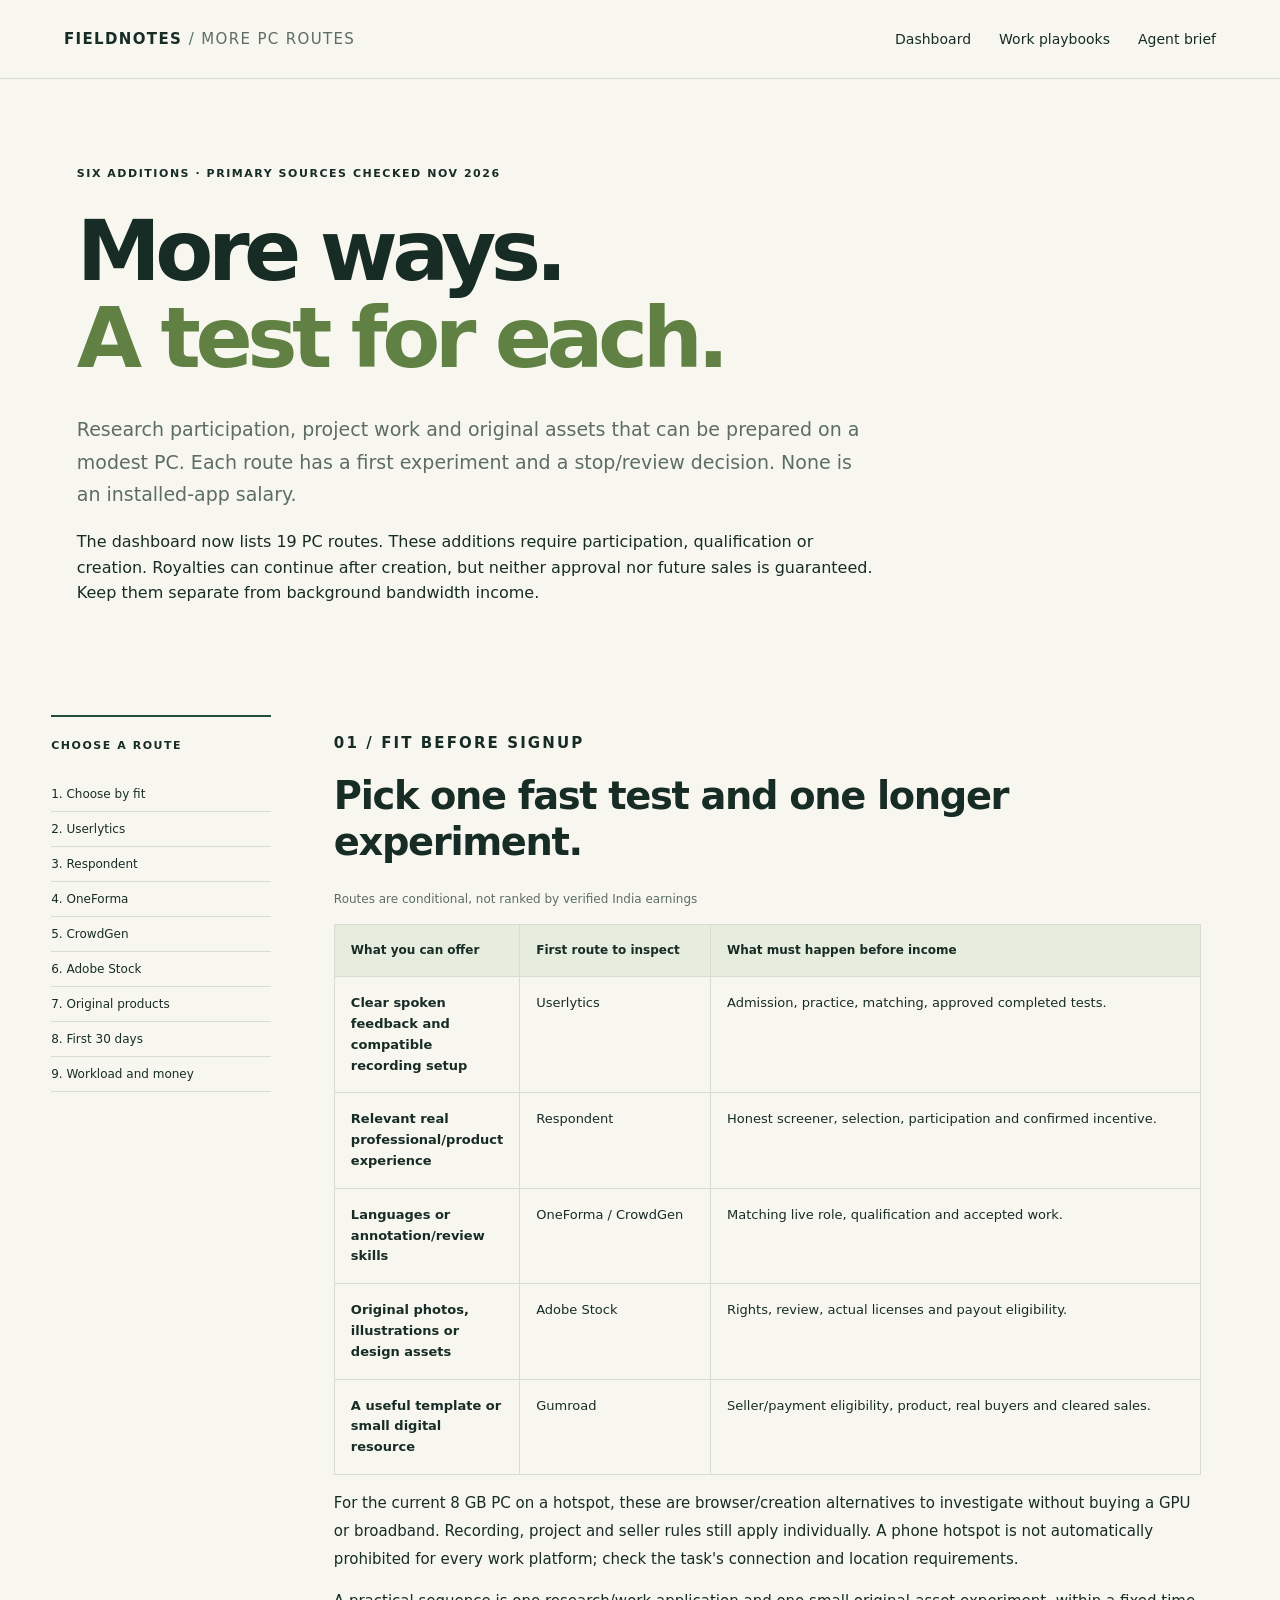
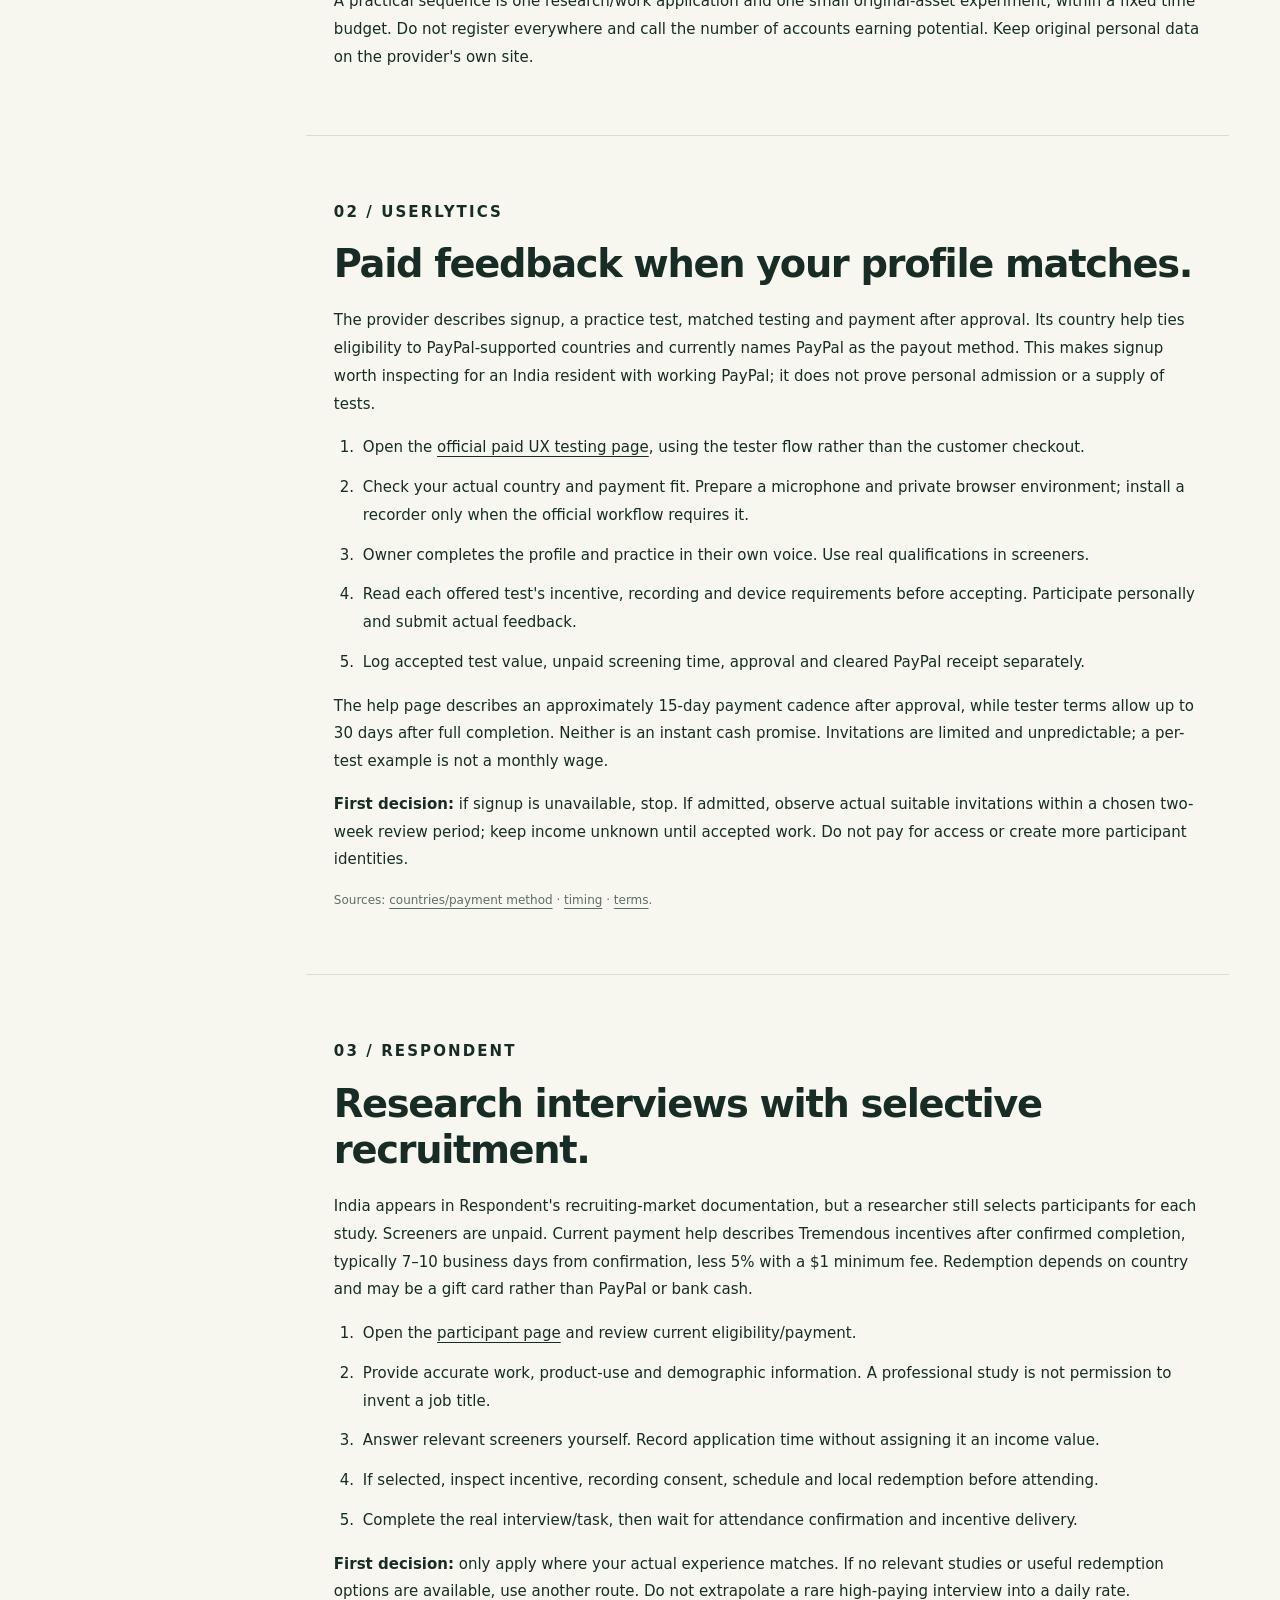
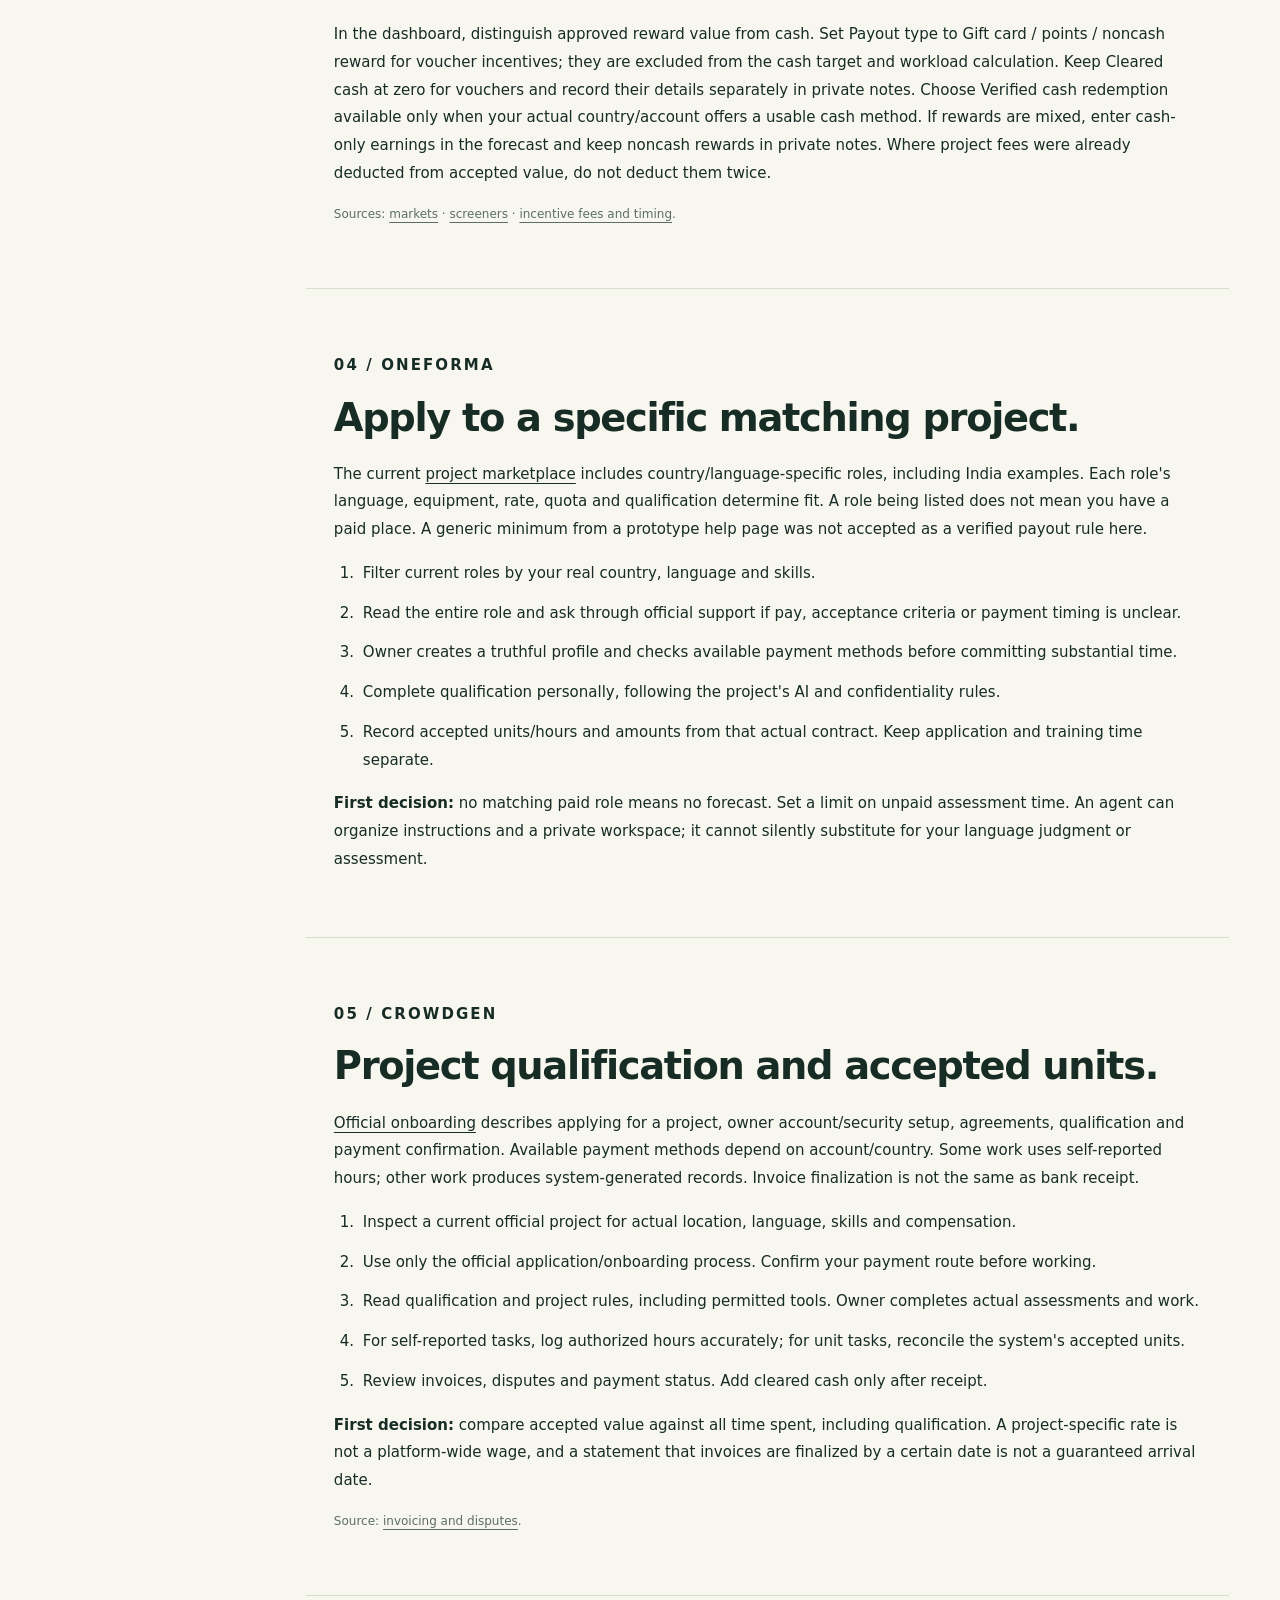
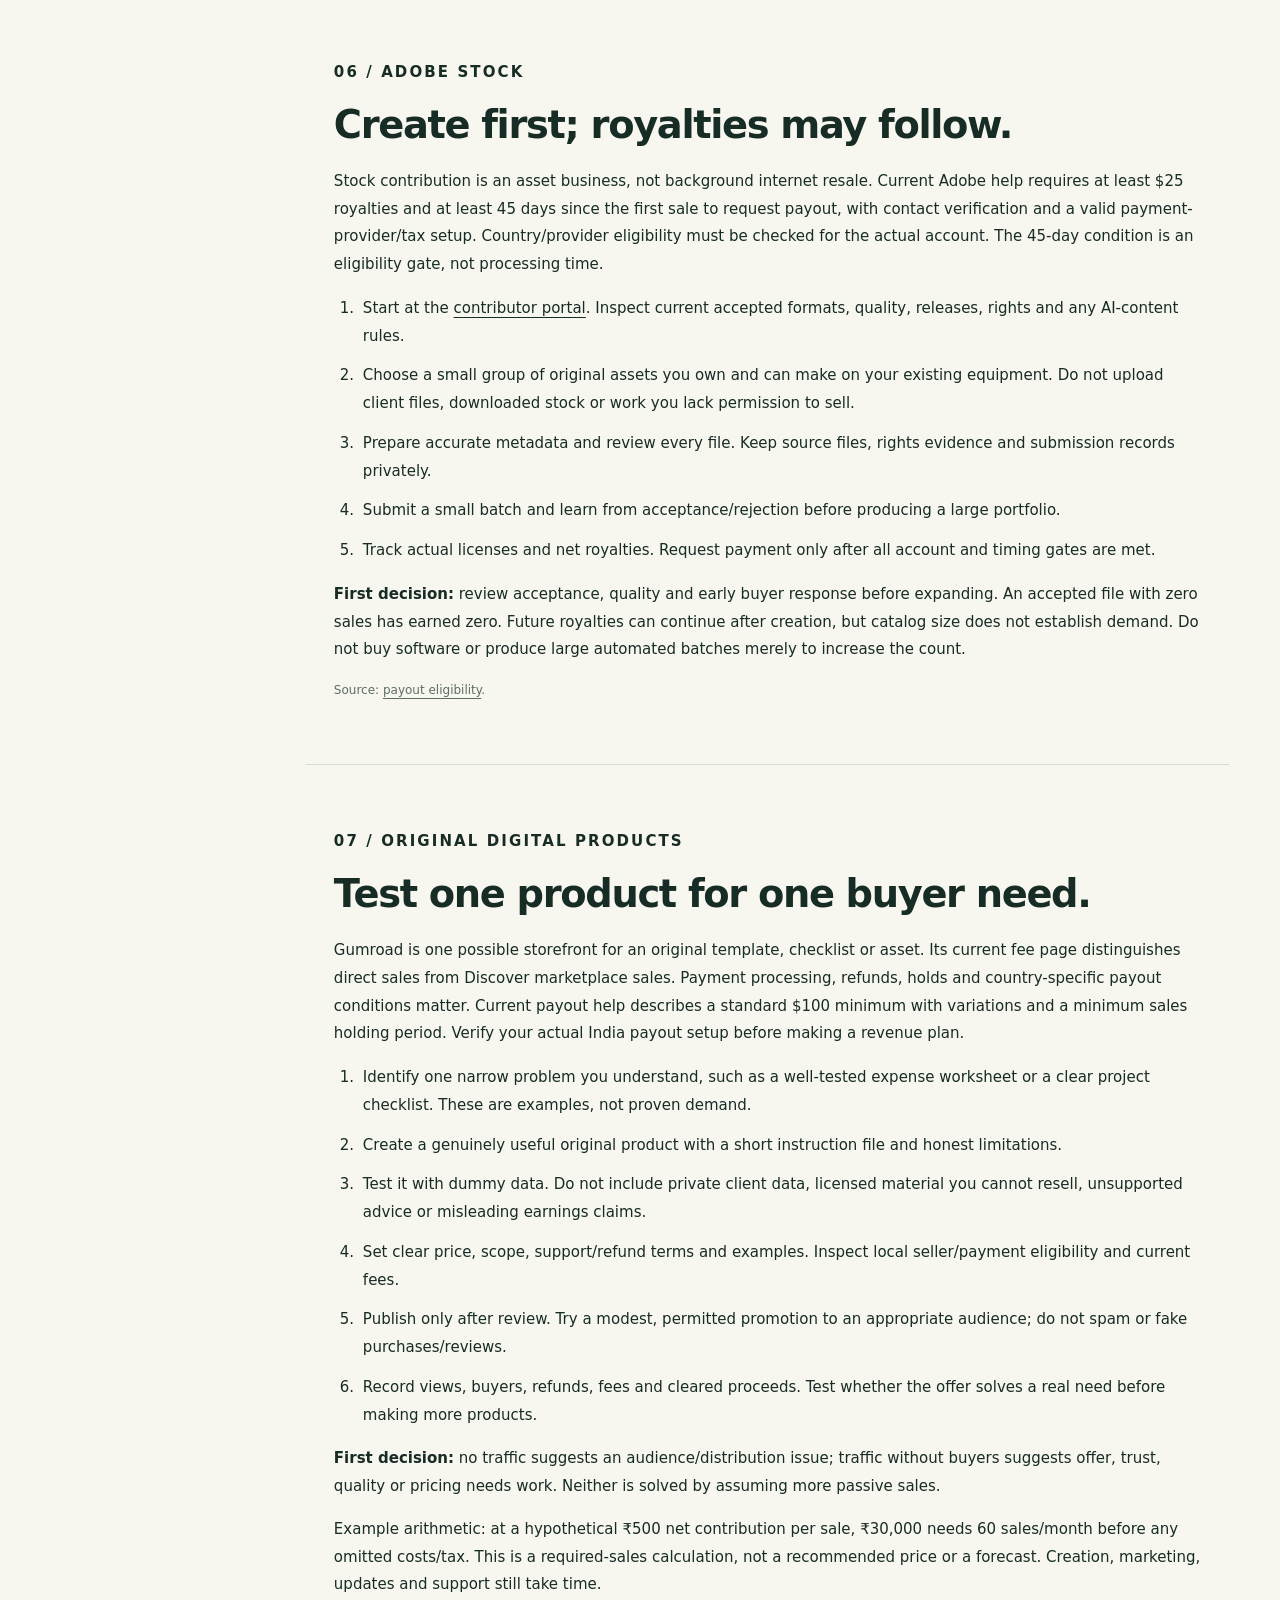
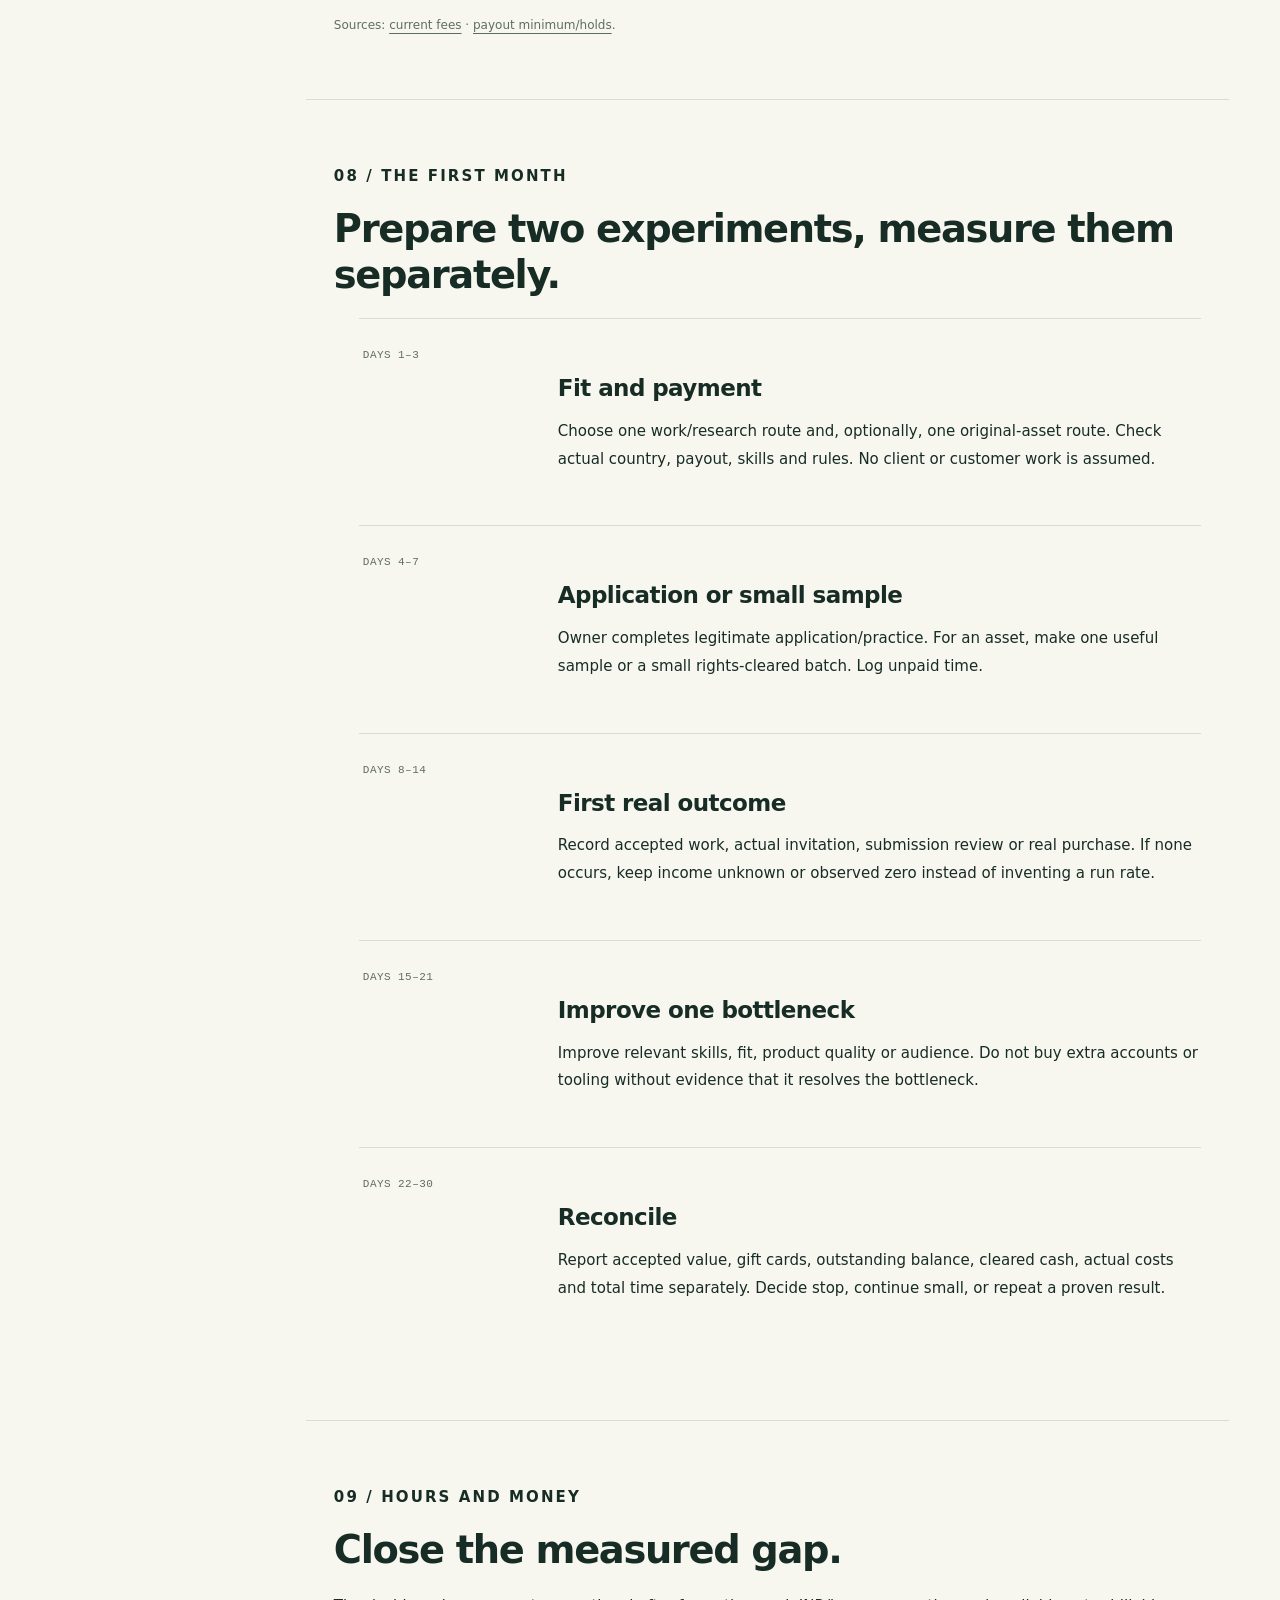
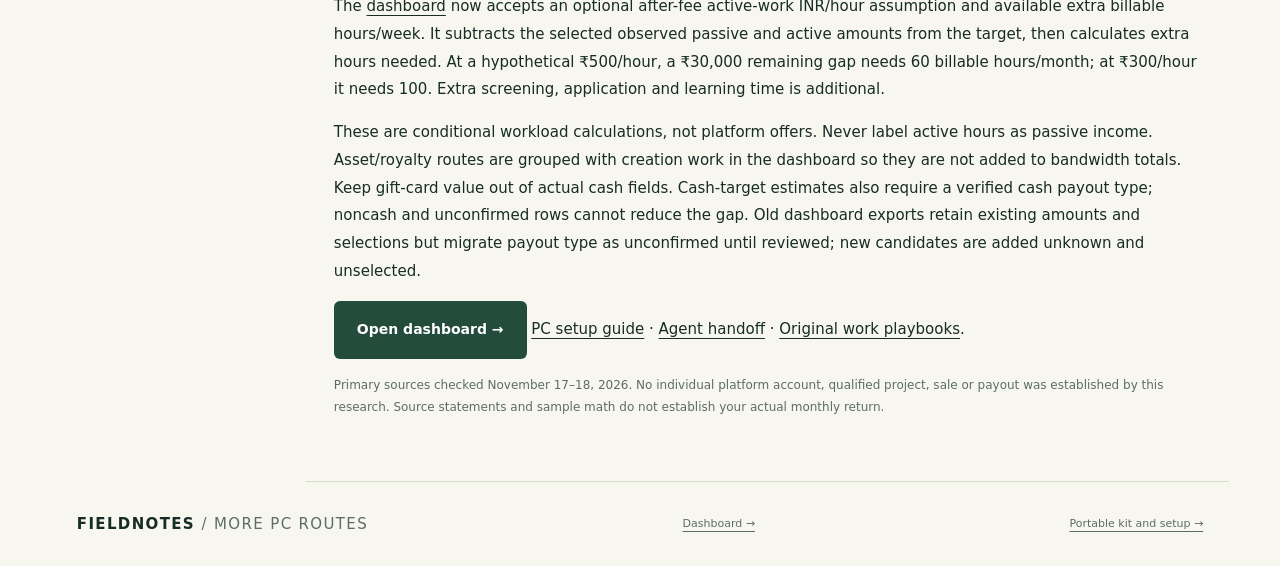
<file: more-pc-routes.html>
<!doctype html>
<html lang="en"><head><meta charset="utf-8"><meta name="viewport" content="width=device-width,initial-scale=1"><meta name="description" content="Six more PC income routes: Userlytics, Respondent, OneForma, CrowdGen, Adobe Stock and original digital products, with first experiments and payout conditions."><link rel="icon" href="data:,"><link rel="stylesheet" href="site.css"><link rel="stylesheet" href="handbook.css"><title>Six more PC income routes · Fieldnotes</title></head>
<body><a class="skip" href="#main">Skip to content</a><header><a class="brand" href="pc-agent.html">FIELDNOTES <span>/ MORE PC ROUTES</span></a><nav aria-label="Main navigation"><a href="dashboard.html">Dashboard</a><a href="pc-work-playbooks.html">Work playbooks</a><a href="AGENT-SETUP.md">Agent brief</a></nav></header>
<main id="main"><section class="hero book-hero"><p class="eyebrow">SIX ADDITIONS · PRIMARY SOURCES CHECKED NOV 2026</p><h1>More ways.<br><em>A test for each.</em></h1><p class="intro">Research participation, project work and original assets that can be prepared on a modest PC. Each route has a first experiment and a stop/review decision. None is an installed-app salary.</p><p>The dashboard now lists 19 PC routes. These additions require participation, qualification or creation. Royalties can continue after creation, but neither approval nor future sales is guaranteed. Keep them separate from background bandwidth income.</p></section>
<div class="book-layout"><aside class="contents"><p class="eyebrow">CHOOSE A ROUTE</p><nav aria-label="Contents"><a href="#choose">1. Choose by fit</a><a href="#userlytics">2. Userlytics</a><a href="#respondent">3. Respondent</a><a href="#oneforma">4. OneForma</a><a href="#crowdgen">5. CrowdGen</a><a href="#stock">6. Adobe Stock</a><a href="#products">7. Original products</a><a href="#month">8. First 30 days</a><a href="#track">9. Workload and money</a></nav></aside><div class="book-content">
<section class="section" id="choose"><p class="eyebrow">01 / FIT BEFORE SIGNUP</p><h2>Pick one fast test and one longer experiment.</h2><div class="table-scroll"><table><caption>Routes are conditional, not ranked by verified India earnings</caption><thead><tr><th>What you can offer</th><th>First route to inspect</th><th>What must happen before income</th></tr></thead><tbody><tr><td>Clear spoken feedback and compatible recording setup</td><td>Userlytics</td><td>Admission, practice, matching, approved completed tests.</td></tr><tr><td>Relevant real professional/product experience</td><td>Respondent</td><td>Honest screener, selection, participation and confirmed incentive.</td></tr><tr><td>Languages or annotation/review skills</td><td>OneForma / CrowdGen</td><td>Matching live role, qualification and accepted work.</td></tr><tr><td>Original photos, illustrations or design assets</td><td>Adobe Stock</td><td>Rights, review, actual licenses and payout eligibility.</td></tr><tr><td>A useful template or small digital resource</td><td>Gumroad</td><td>Seller/payment eligibility, product, real buyers and cleared sales.</td></tr></tbody></table></div><p>For the current 8 GB PC on a hotspot, these are browser/creation alternatives to investigate without buying a GPU or broadband. Recording, project and seller rules still apply individually. A phone hotspot is not automatically prohibited for every work platform; check the task's connection and location requirements.</p><p>A practical sequence is one research/work application and one small original-asset experiment, within a fixed time budget. Do not register everywhere and call the number of accounts earning potential. Keep original personal data on the provider's own site.</p></section>
<section class="section" id="userlytics"><p class="eyebrow">02 / USERLYTICS</p><h2>Paid feedback when your profile matches.</h2><p>The provider describes signup, a practice test, matched testing and payment after approval. Its country help ties eligibility to PayPal-supported countries and currently names PayPal as the payout method. This makes signup worth inspecting for an India resident with working PayPal; it does not prove personal admission or a supply of tests.</p><ol><li>Open the <a href="https://www.userlytics.com/user-experience-research/paid-ux-testing/">official paid UX testing page</a>, using the tester flow rather than the customer checkout.</li><li>Check your actual country and payment fit. Prepare a microphone and private browser environment; install a recorder only when the official workflow requires it.</li><li>Owner completes the profile and practice in their own voice. Use real qualifications in screeners.</li><li>Read each offered test's incentive, recording and device requirements before accepting. Participate personally and submit actual feedback.</li><li>Log accepted test value, unpaid screening time, approval and cleared PayPal receipt separately.</li></ol><p>The help page describes an approximately 15-day payment cadence after approval, while tester terms allow up to 30 days after full completion. Neither is an instant cash promise. Invitations are limited and unpredictable; a per-test example is not a monthly wage.</p><p><strong>First decision:</strong> if signup is unavailable, stop. If admitted, observe actual suitable invitations within a chosen two-week review period; keep income unknown until accepted work. Do not pay for access or create more participant identities.</p><p class="small">Sources: <a href="https://www.userlytics.com/helpcenter/testers/what-countries-are-supported-for-testers/">countries/payment method</a> · <a href="https://www.userlytics.com/helpcenter/testers/when-will-i-get-paid/">timing</a> · <a href="https://www.userlytics.com/user-experience-research/legal-resources/terms-of-service-testers/">terms</a>.</p></section>
<section class="section" id="respondent"><p class="eyebrow">03 / RESPONDENT</p><h2>Research interviews with selective recruitment.</h2><p>India appears in Respondent's recruiting-market documentation, but a researcher still selects participants for each study. Screeners are unpaid. Current payment help describes Tremendous incentives after confirmed completion, typically 7–10 business days from confirmation, less 5% with a $1 minimum fee. Redemption depends on country and may be a gift card rather than PayPal or bank cash.</p><ol><li>Open the <a href="https://www.respondent.io/become-a-participant">participant page</a> and review current eligibility/payment.</li><li>Provide accurate work, product-use and demographic information. A professional study is not permission to invent a job title.</li><li>Answer relevant screeners yourself. Record application time without assigning it an income value.</li><li>If selected, inspect incentive, recording consent, schedule and local redemption before attending.</li><li>Complete the real interview/task, then wait for attendance confirmation and incentive delivery.</li></ol><p><strong>First decision:</strong> only apply where your actual experience matches. If no relevant studies or useful redemption options are available, use another route. Do not extrapolate a rare high-paying interview into a daily rate.</p><p>In the dashboard, distinguish approved reward value from cash. Set Payout type to Gift card / points / noncash reward for voucher incentives; they are excluded from the cash target and workload calculation. Keep Cleared cash at zero for vouchers and record their details separately in private notes. Choose Verified cash redemption available only when your actual country/account offers a usable cash method. If rewards are mixed, enter cash-only earnings in the forecast and keep noncash rewards in private notes. Where project fees were already deducted from accepted value, do not deduct them twice.</p><p class="small">Sources: <a href="https://help.respondent.io/en/articles/5471299-what-countries-can-i-recruit-in-on-respondent">markets</a> · <a href="https://help.respondent.io/en/articles/12552492-screener-explained-how-to-qualify-what-is-a-screener">screeners</a> · <a href="https://help.respondent.io/en/articles/12552519-getting-paid-on-respondent-timeline-currencies-how-to-redeem">incentive fees and timing</a>.</p></section>
<section class="section" id="oneforma"><p class="eyebrow">04 / ONEFORMA</p><h2>Apply to a specific matching project.</h2><p>The current <a href="https://www.oneforma.com/projects/">project marketplace</a> includes country/language-specific roles, including India examples. Each role's language, equipment, rate, quota and qualification determine fit. A role being listed does not mean you have a paid place. A generic minimum from a prototype help page was not accepted as a verified payout rule here.</p><ol><li>Filter current roles by your real country, language and skills.</li><li>Read the entire role and ask through official support if pay, acceptance criteria or payment timing is unclear.</li><li>Owner creates a truthful profile and checks available payment methods before committing substantial time.</li><li>Complete qualification personally, following the project's AI and confidentiality rules.</li><li>Record accepted units/hours and amounts from that actual contract. Keep application and training time separate.</li></ol><p><strong>First decision:</strong> no matching paid role means no forecast. Set a limit on unpaid assessment time. An agent can organize instructions and a private workspace; it cannot silently substitute for your language judgment or assessment.</p></section>
<section class="section" id="crowdgen"><p class="eyebrow">05 / CROWDGEN</p><h2>Project qualification and accepted units.</h2><p><a href="https://crowdgen.com/onboarding/">Official onboarding</a> describes applying for a project, owner account/security setup, agreements, qualification and payment confirmation. Available payment methods depend on account/country. Some work uses self-reported hours; other work produces system-generated records. Invoice finalization is not the same as bank receipt.</p><ol><li>Inspect a current official project for actual location, language, skills and compensation.</li><li>Use only the official application/onboarding process. Confirm your payment route before working.</li><li>Read qualification and project rules, including permitted tools. Owner completes actual assessments and work.</li><li>For self-reported tasks, log authorized hours accurately; for unit tasks, reconcile the system's accepted units.</li><li>Review invoices, disputes and payment status. Add cleared cash only after receipt.</li></ol><p><strong>First decision:</strong> compare accepted value against all time spent, including qualification. A project-specific rate is not a platform-wide wage, and a statement that invoices are finalized by a certain date is not a guaranteed arrival date.</p><p class="small">Source: <a href="https://crowdgen.com/docs/payments/invoicing/invoicing-and-disputes/">invoicing and disputes</a>.</p></section>
<section class="section" id="stock"><p class="eyebrow">06 / ADOBE STOCK</p><h2>Create first; royalties may follow.</h2><p>Stock contribution is an asset business, not background internet resale. Current Adobe help requires at least $25 royalties and at least 45 days since the first sale to request payout, with contact verification and a valid payment-provider/tax setup. Country/provider eligibility must be checked for the actual account. The 45-day condition is an eligibility gate, not processing time.</p><ol><li>Start at the <a href="https://contributor.stock.adobe.com/">contributor portal</a>. Inspect current accepted formats, quality, releases, rights and any AI-content rules.</li><li>Choose a small group of original assets you own and can make on your existing equipment. Do not upload client files, downloaded stock or work you lack permission to sell.</li><li>Prepare accurate metadata and review every file. Keep source files, rights evidence and submission records privately.</li><li>Submit a small batch and learn from acceptance/rejection before producing a large portfolio.</li><li>Track actual licenses and net royalties. Request payment only after all account and timing gates are met.</li></ol><p><strong>First decision:</strong> review acceptance, quality and early buyer response before expanding. An accepted file with zero sales has earned zero. Future royalties can continue after creation, but catalog size does not establish demand. Do not buy software or produce large automated batches merely to increase the count.</p><p class="small">Source: <a href="https://helpx.adobe.com/stock/contributor/payments-earnings/payment-taxes/request-payment-content.html">payout eligibility</a>.</p></section>
<section class="section" id="products"><p class="eyebrow">07 / ORIGINAL DIGITAL PRODUCTS</p><h2>Test one product for one buyer need.</h2><p>Gumroad is one possible storefront for an original template, checklist or asset. Its current fee page distinguishes direct sales from Discover marketplace sales. Payment processing, refunds, holds and country-specific payout conditions matter. Current payout help describes a standard $100 minimum with variations and a minimum sales holding period. Verify your actual India payout setup before making a revenue plan.</p><ol><li>Identify one narrow problem you understand, such as a well-tested expense worksheet or a clear project checklist. These are examples, not proven demand.</li><li>Create a genuinely useful original product with a short instruction file and honest limitations.</li><li>Test it with dummy data. Do not include private client data, licensed material you cannot resell, unsupported advice or misleading earnings claims.</li><li>Set clear price, scope, support/refund terms and examples. Inspect local seller/payment eligibility and current fees.</li><li>Publish only after review. Try a modest, permitted promotion to an appropriate audience; do not spam or fake purchases/reviews.</li><li>Record views, buyers, refunds, fees and cleared proceeds. Test whether the offer solves a real need before making more products.</li></ol><p><strong>First decision:</strong> no traffic suggests an audience/distribution issue; traffic without buyers suggests offer, trust, quality or pricing needs work. Neither is solved by assuming more passive sales.</p><p>Example arithmetic: at a hypothetical ₹500 net contribution per sale, ₹30,000 needs 60 sales/month before any omitted costs/tax. This is a required-sales calculation, not a recommended price or a forecast. Creation, marketing, updates and support still take time.</p><p class="small">Sources: <a href="https://gumroad.com/help/article/66-gumroads-fees">current fees</a> · <a href="https://gumroad.com/help/article/13-getting-paid">payout minimum/holds</a>.</p></section>
<section class="section" id="month"><p class="eyebrow">08 / THE FIRST MONTH</p><h2>Prepare two experiments, measure them separately.</h2><ol class="timeline"><li><span>DAYS 1–3</span><div><h3>Fit and payment</h3><p>Choose one work/research route and, optionally, one original-asset route. Check actual country, payout, skills and rules. No client or customer work is assumed.</p></div></li><li><span>DAYS 4–7</span><div><h3>Application or small sample</h3><p>Owner completes legitimate application/practice. For an asset, make one useful sample or a small rights-cleared batch. Log unpaid time.</p></div></li><li><span>DAYS 8–14</span><div><h3>First real outcome</h3><p>Record accepted work, actual invitation, submission review or real purchase. If none occurs, keep income unknown or observed zero instead of inventing a run rate.</p></div></li><li><span>DAYS 15–21</span><div><h3>Improve one bottleneck</h3><p>Improve relevant skills, fit, product quality or audience. Do not buy extra accounts or tooling without evidence that it resolves the bottleneck.</p></div></li><li><span>DAYS 22–30</span><div><h3>Reconcile</h3><p>Report accepted value, gift cards, outstanding balance, cleared cash, actual costs and total time separately. Decide stop, continue small, or repeat a proven result.</p></div></li></ol></section>
<section class="section" id="track"><p class="eyebrow">09 / HOURS AND MONEY</p><h2>Close the measured gap.</h2><p>The <a href="dashboard.html">dashboard</a> now accepts an optional after-fee active-work INR/hour assumption and available extra billable hours/week. It subtracts the selected observed passive and active amounts from the target, then calculates extra hours needed. At a hypothetical ₹500/hour, a ₹30,000 remaining gap needs 60 billable hours/month; at ₹300/hour it needs 100. Extra screening, application and learning time is additional.</p><p>These are conditional workload calculations, not platform offers. Never label active hours as passive income. Asset/royalty routes are grouped with creation work in the dashboard so they are not added to bandwidth totals. Keep gift-card value out of actual cash fields. Cash-target estimates also require a verified cash payout type; noncash and unconfirmed rows cannot reduce the gap. Old dashboard exports retain existing amounts and selections but migrate payout type as unconfirmed until reviewed; new candidates are added unknown and unselected.</p><p><a class="button" href="dashboard.html">Open dashboard →</a> <a href="pc-agent.html">PC setup guide</a> · <a href="AGENT-SETUP.md">Agent handoff</a> · <a href="pc-work-playbooks.html">Original work playbooks</a>.</p><p class="small">Primary sources checked November 17–18, 2026. No individual platform account, qualified project, sale or payout was established by this research. Source statements and sample math do not establish your actual monthly return.</p></section>
</div></div></main><footer><div class="brand">FIELDNOTES <span>/ MORE PC ROUTES</span></div><a href="dashboard.html">Dashboard →</a><a href="pc-agent.html">Portable kit and setup →</a></footer></body></html>
</file>
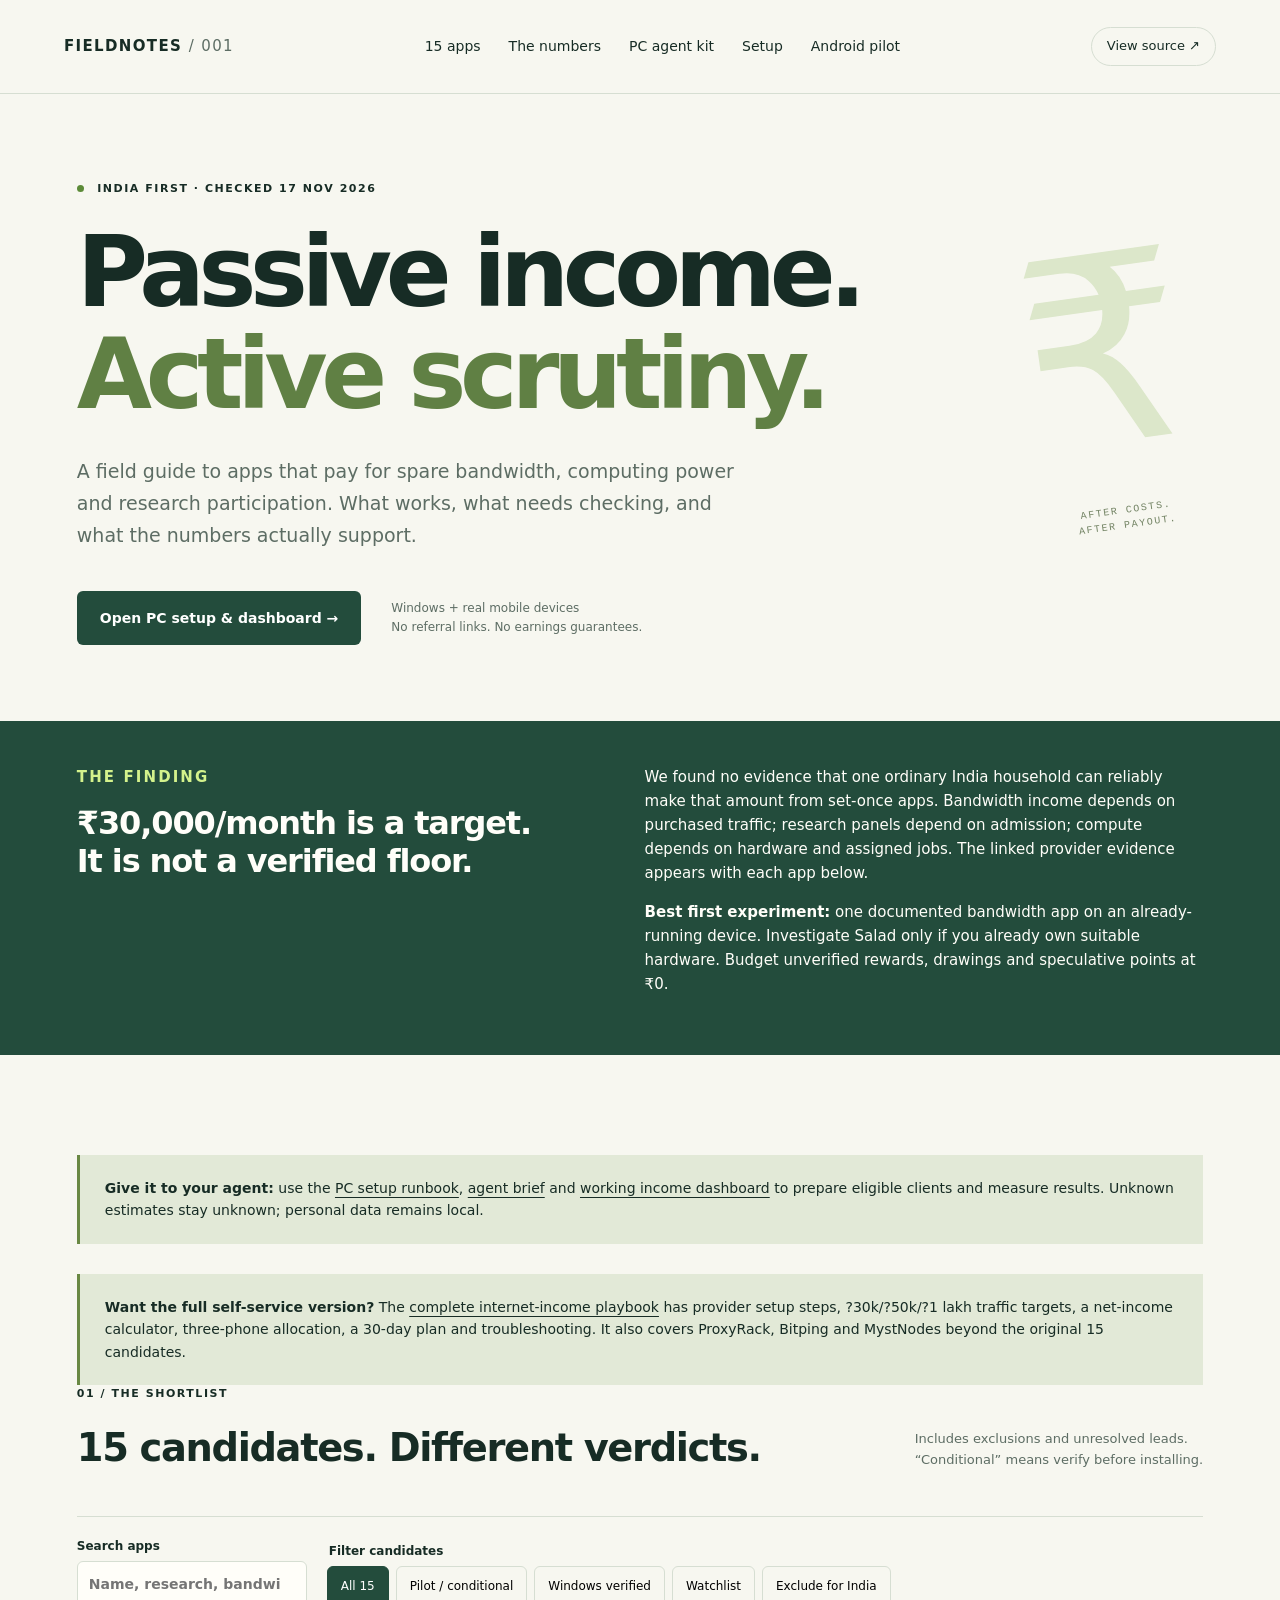
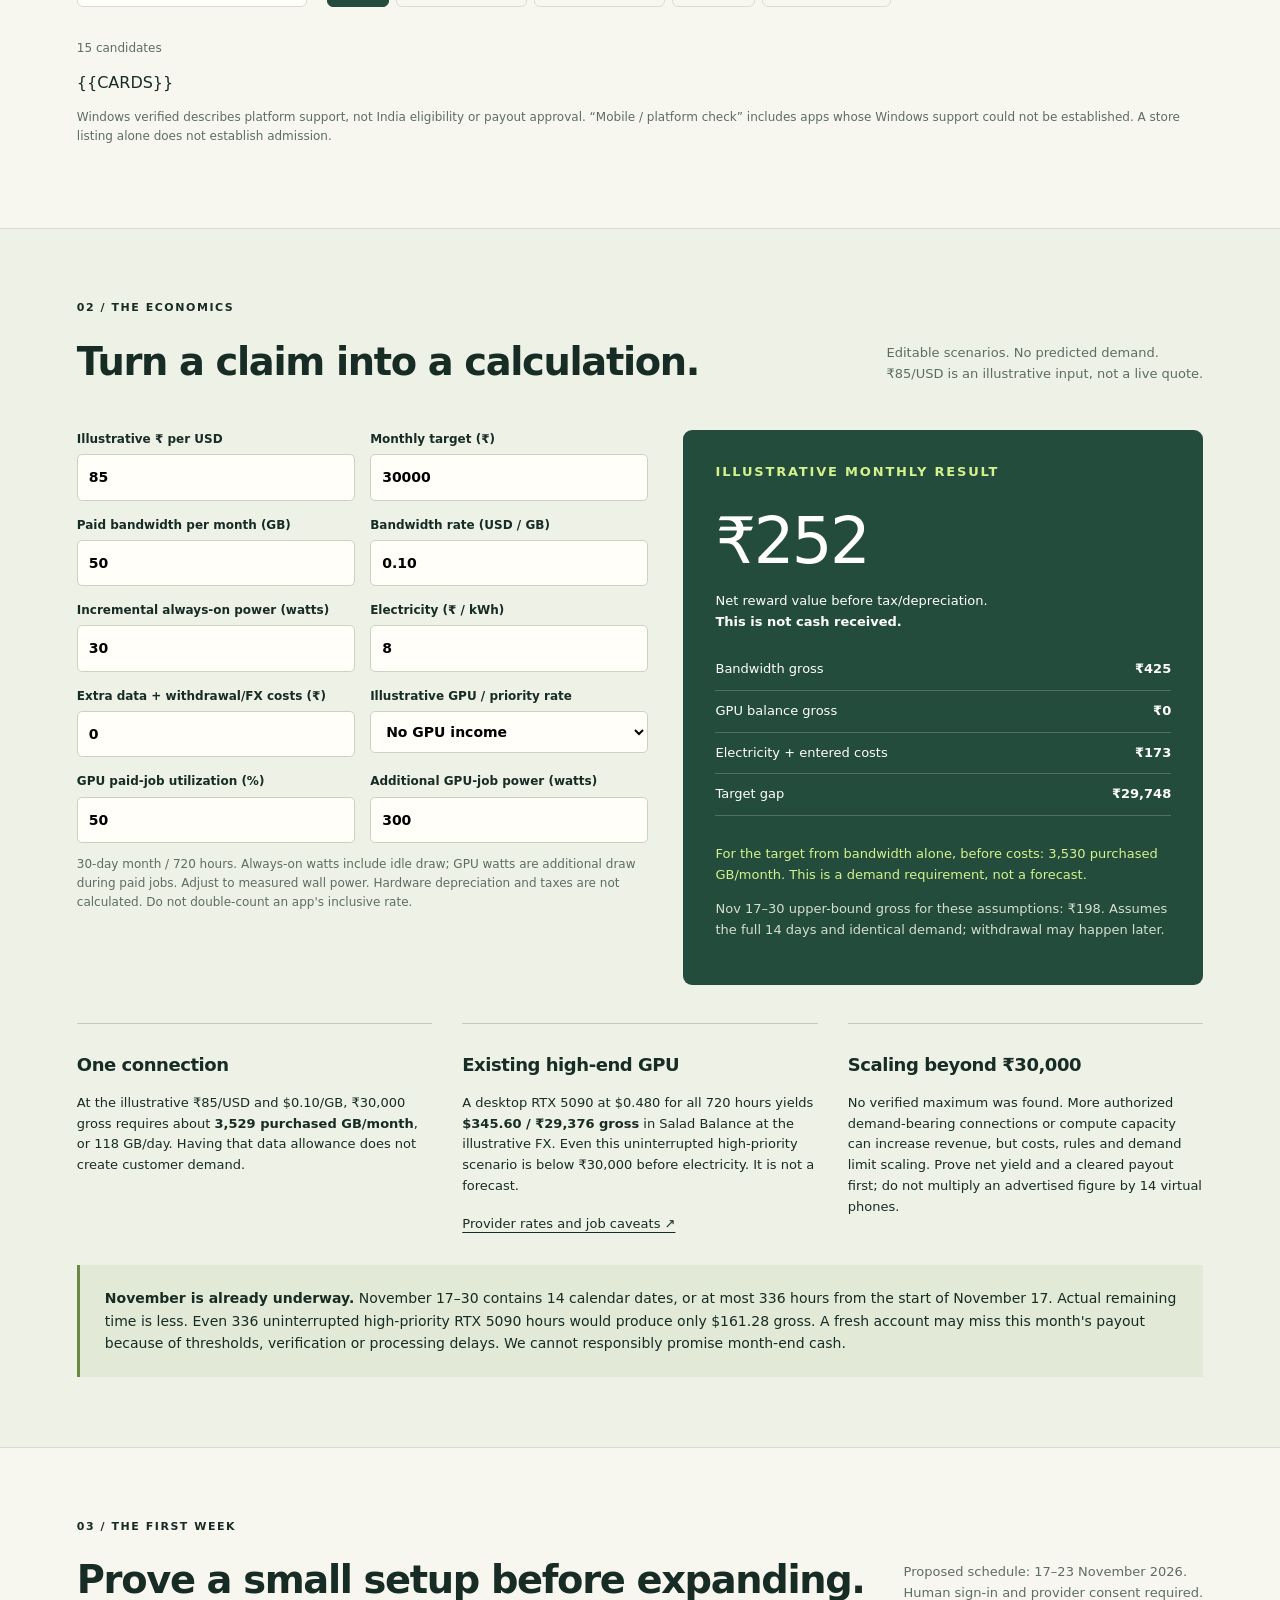
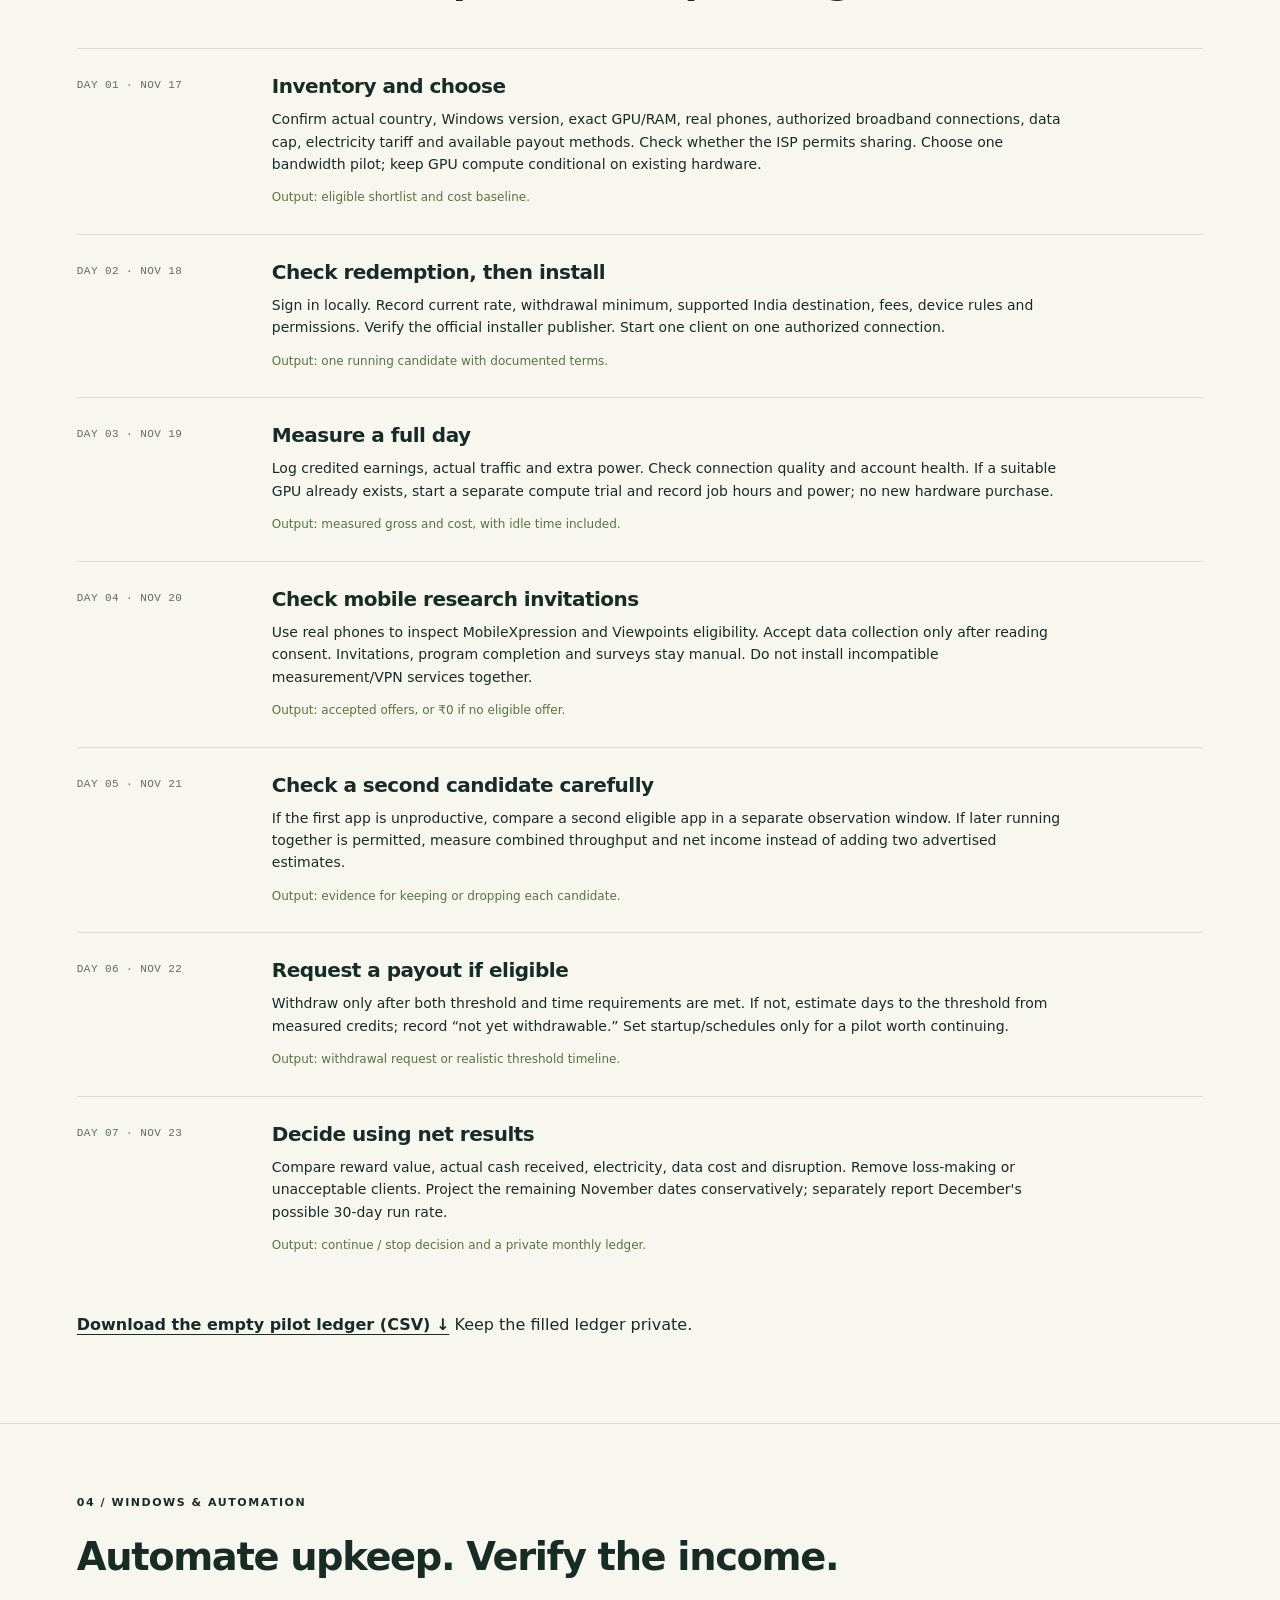
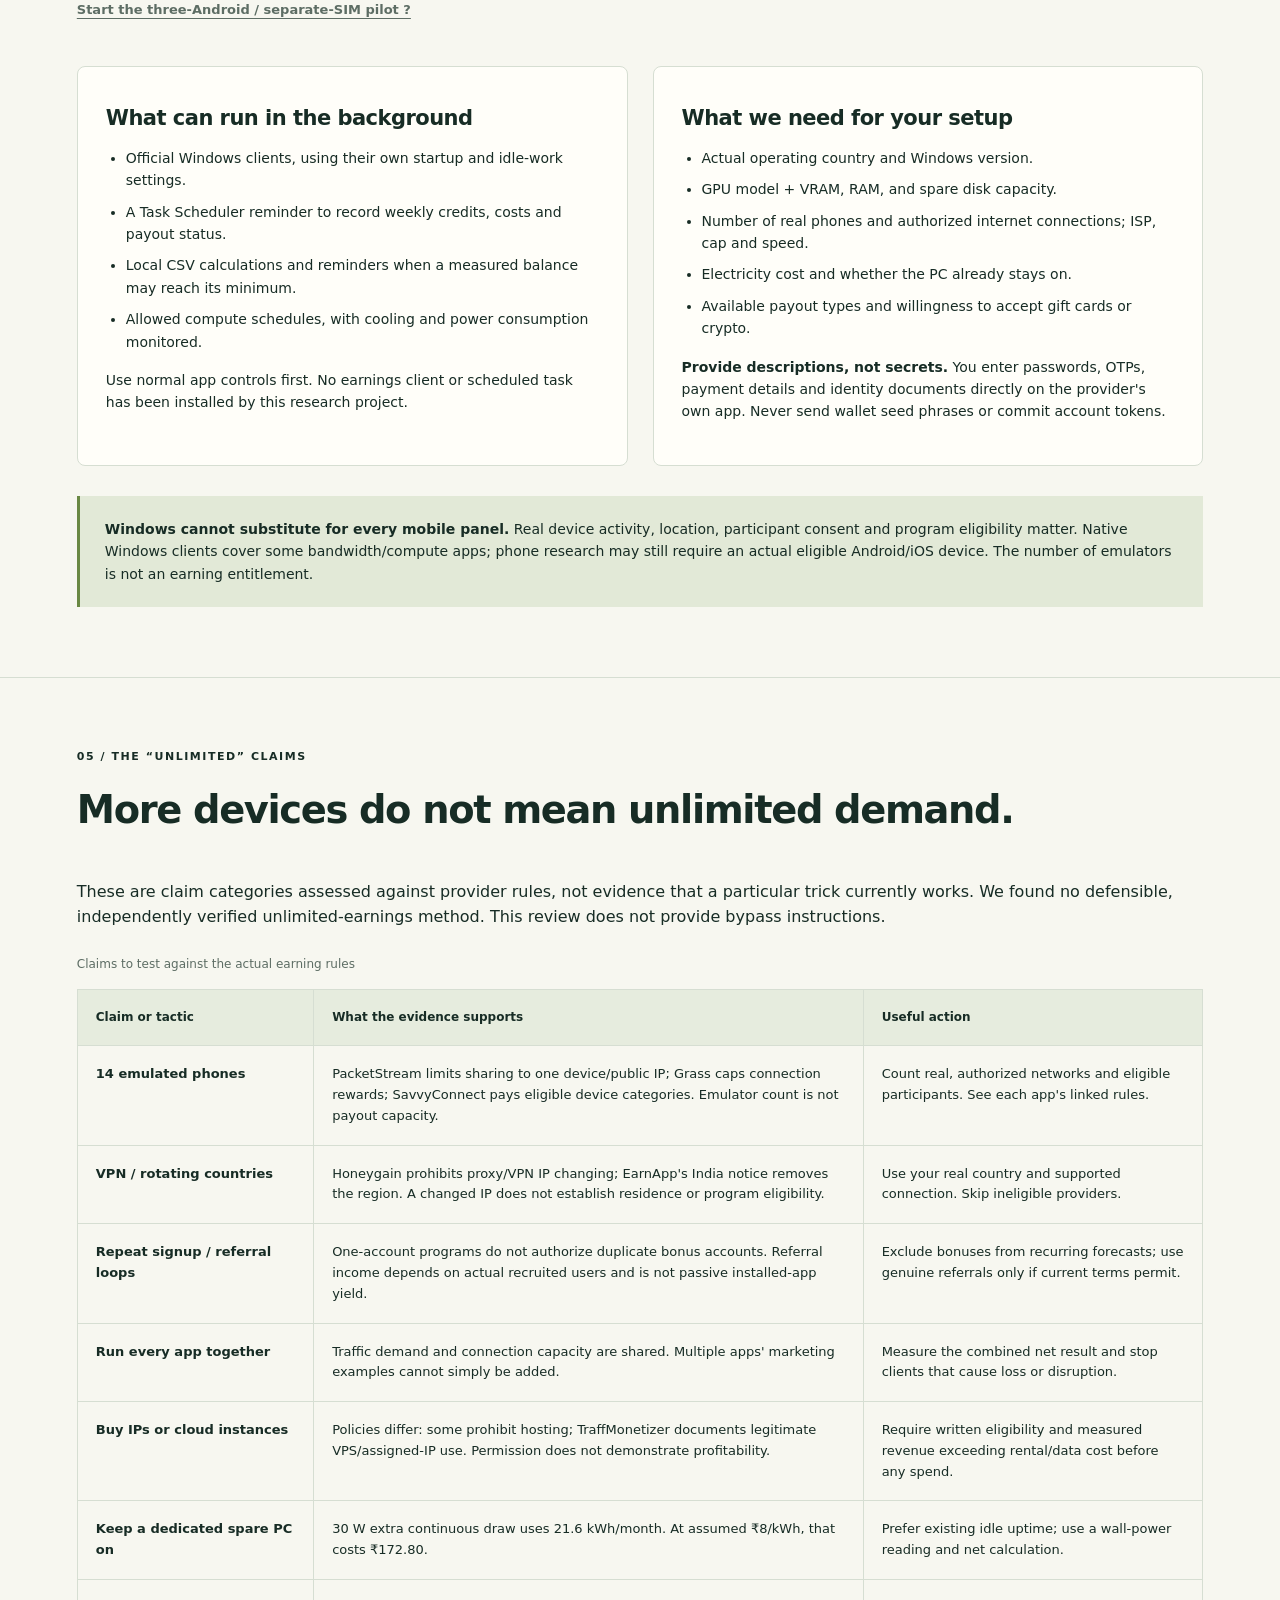
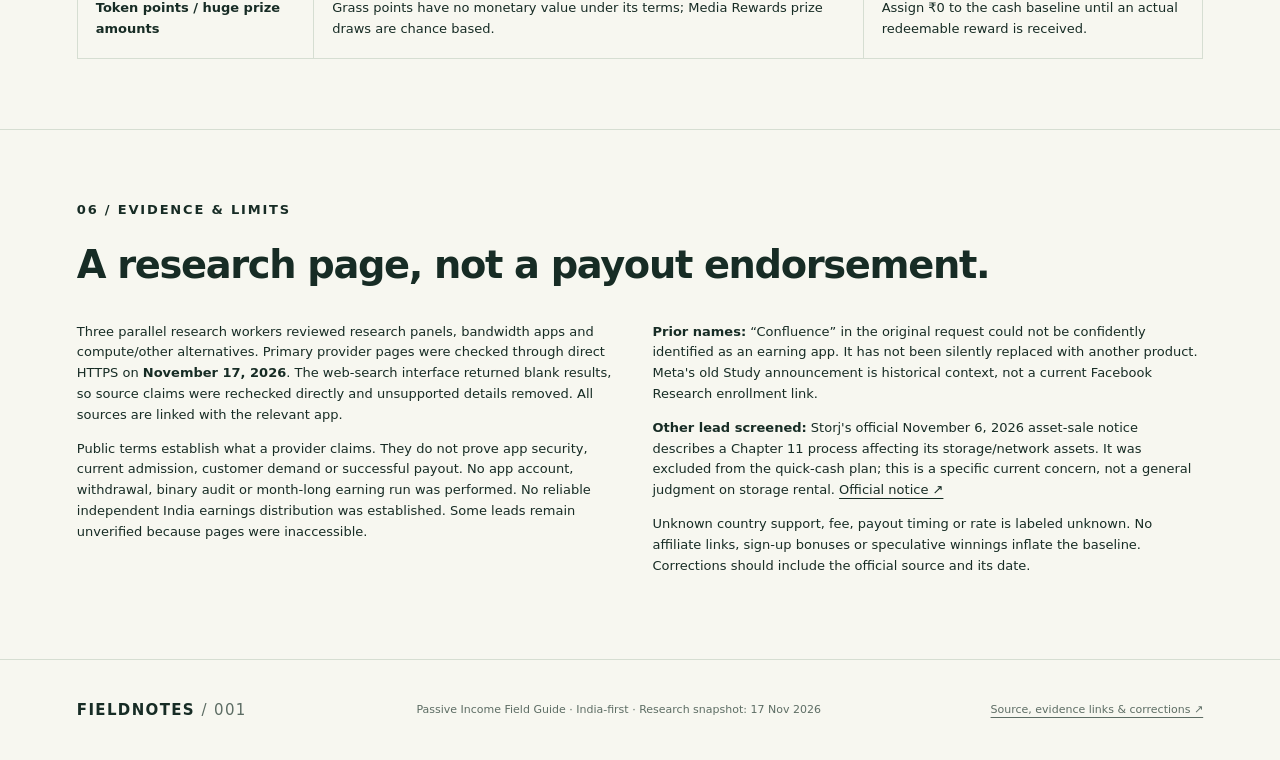
<file: page.html>
﻿<!doctype html>
<html lang="en"><head><meta charset="utf-8"><meta name="viewport" content="width=device-width,initial-scale=1"><meta name="description" content="15 passive earning apps researched for India: eligibility, Windows setup, actual payout limits, earnings calculator and a seven-day pilot."><link rel="icon" href="data:,">
<title>Passive Income Field Guide · India / 2026</title><link rel="stylesheet" href="site.css"><script src="site.js" defer></script></head>
<body><a class="skip" href="#main">Skip to content</a><header><a class="brand" href="#">FIELDNOTES <span>/ 001</span></a><nav aria-label="Main navigation"><a href="#apps">15 apps</a><a href="#numbers">The numbers</a><a href="pc-agent.html">PC agent kit</a><a href="#setup">Setup</a><a href="android-pilot.html">Android pilot</a></nav><a class="repo" href="https://github.com/sandeshbagmare/passive-income-field-guide">View source ↗</a></header>
<main id="main"><section class="hero"><div class="eyebrow"><span class="dot"></span> INDIA FIRST · CHECKED 17 NOV 2026</div><h1>Passive income.<br><em>Active scrutiny.</em></h1><p class="intro">A field guide to apps that pay for spare bandwidth, computing power and research participation. What works, what needs checking, and what the numbers actually support.</p><div class="hero-bottom"><a class="button" href="pc-agent.html">Open PC setup &amp; dashboard &rarr;</a><p>Windows + real mobile devices<br>No referral links. No earnings guarantees.</p></div><div class="hero-index" aria-hidden="true">₹<span>AFTER COSTS.<br>AFTER PAYOUT.</span></div></section>
<section class="verdict" aria-labelledby="verdict-title"><div><p class="eyebrow">THE FINDING</p><h2 id="verdict-title">₹30,000/month is a target.<br>It is not a verified floor.</h2></div><div><p>We found no evidence that one ordinary India household can reliably make that amount from set-once apps. Bandwidth income depends on purchased traffic; research panels depend on admission; compute depends on hardware and assigned jobs. The linked provider evidence appears with each app below.</p><p><strong>Best first experiment:</strong> one documented bandwidth app on an already-running device. Investigate Salad only if you already own suitable hardware. Budget unverified rewards, drawings and speculative points at ₹0.</p></div></section>
<section class="section" id="apps"><div class="callout"><strong>Give it to your agent:</strong> use the <a href="pc-agent.html">PC setup runbook</a>, <a href="AGENT-SETUP.md">agent brief</a> and <a href="dashboard.html">working income dashboard</a> to prepare eligible clients and measure results. Unknown estimates stay unknown; personal data remains local.</div><div class="callout"><strong>Want the full self-service version?</strong> The <a href="internet-income-plan.html">complete internet-income playbook</a> has provider setup steps, ?30k/?50k/?1 lakh traffic targets, a net-income calculator, three-phone allocation, a 30-day plan and troubleshooting. It also covers ProxyRack, Bitping and MystNodes beyond the original 15 candidates.</div><div class="section-heading"><div><p class="eyebrow">01 / THE SHORTLIST</p><h2>15 candidates. Different verdicts.</h2></div><p>Includes exclusions and unresolved leads.<br>“Conditional” means verify before installing.</p></div><div class="controls"><label class="search-label">Search apps<input id="search" type="search" placeholder="Name, research, bandwidth…"></label><fieldset><legend>Filter candidates</legend><div class="filters"><button type="button" class="active" data-filter="all" aria-pressed="true">All 15</button><button type="button" data-filter="pilot" aria-pressed="false">Pilot / conditional</button><button type="button" data-filter="windows" aria-pressed="false">Windows verified</button><button type="button" data-filter="watchlist" aria-pressed="false">Watchlist</button><button type="button" data-filter="exclude" aria-pressed="false">Exclude for India</button></div></fieldset></div><p id="result-count" class="small" role="status">15 candidates</p><div class="app-grid">{{CARDS}}</div><p class="small">Windows verified describes platform support, not India eligibility or payout approval. “Mobile / platform check” includes apps whose Windows support could not be established. A store listing alone does not establish admission.</p></section>
<section class="section numbers" id="numbers"><div class="section-heading"><div><p class="eyebrow">02 / THE ECONOMICS</p><h2>Turn a claim into a calculation.</h2></div><p>Editable scenarios. No predicted demand.<br>₹85/USD is an illustrative input, not a live quote.</p></div><div class="calc-grid"><form id="calculator"><div class="input-grid"><label>Illustrative ₹ per USD<input id="fx" type="number" min="1" max="1000" step="0.1" value="85"></label><label>Monthly target (₹)<input id="target" type="number" min="0" max="10000000" step="1000" value="30000"></label><label>Paid bandwidth per month (GB)<input id="gb" type="number" min="0" max="1000000" step="10" value="50"></label><label>Bandwidth rate (USD / GB)<input id="rate" type="number" min="0" max="10" step="0.01" value="0.10"></label><label>Incremental always-on power (watts)<input id="watts" type="number" min="0" max="10000" step="5" value="30"></label><label>Electricity (₹ / kWh)<input id="tariff" type="number" min="0" max="100" step="0.5" value="8"></label><label>Extra data + withdrawal/FX costs (₹)<input id="costs" type="number" min="0" max="1000000" step="10" value="0"></label><label>Illustrative GPU / priority rate<select id="gpu"><option value="0">No GPU income</option><option value="0.064">RTX 3060 12GB · High · $0.064/h</option><option value="0.352">RTX 4090 · High · $0.352/h</option><option value="0.480">RTX 5090 · High · $0.480/h</option></select></label><label>GPU paid-job utilization (%)<input id="util" type="number" min="0" max="100" step="5" value="50"></label><label>Additional GPU-job power (watts)<input id="gpuwatts" type="number" min="0" max="2000" step="10" value="300"></label></div><p class="small">30-day month / 720 hours. Always-on watts include idle draw; GPU watts are additional draw during paid jobs. Adjust to measured wall power. Hardware depreciation and taxes are not calculated. Do not double-count an app's inclusive rate.</p></form><div class="calc-output" aria-live="polite" aria-atomic="true"><p class="eyebrow">ILLUSTRATIVE MONTHLY RESULT</p><div id="net" class="big-number">₹252</div><p>Net reward value before tax/depreciation.<br><strong>This is not cash received.</strong></p><dl><div><dt>Bandwidth gross</dt><dd id="bw"></dd></div><div><dt>GPU balance gross</dt><dd id="gpu-gross"></dd></div><div><dt>Electricity + entered costs</dt><dd id="expenses"></dd></div><div><dt>Target gap</dt><dd id="gap"></dd></div></dl><p id="volume" class="calc-note"></p><p id="days-left" class="small"></p></div></div><noscript><p>Calculator and filters require JavaScript. All research cards and sources remain readable. Example: 50 GB × $0.10 × ₹85 = ₹425 gross; 30 W × 720 h ÷ 1000 × ₹8 = ₹172.80 electricity; ₹252.20 before other costs.</p></noscript>
<div class="three-up"><article><h3>One connection</h3><p>At the illustrative ₹85/USD and $0.10/GB, ₹30,000 gross requires about <strong>3,529 purchased GB/month</strong>, or 118 GB/day. Having that data allowance does not create customer demand.</p></article><article><h3>Existing high-end GPU</h3><p>A desktop RTX 5090 at $0.480 for all 720 hours yields <strong>$345.60 / ₹29,376 gross</strong> in Salad Balance at the illustrative FX. Even this uninterrupted high-priority scenario is below ₹30,000 before electricity. It is not a forecast.</p><a href="https://community.salad.com/gpu-earning-rates-november-2026">Provider rates and job caveats ↗</a></article><article><h3>Scaling beyond ₹30,000</h3><p>No verified maximum was found. More authorized demand-bearing connections or compute capacity can increase revenue, but costs, rules and demand limit scaling. Prove net yield and a cleared payout first; do not multiply an advertised figure by 14 virtual phones.</p></article></div>
<div class="callout"><strong>November is already underway.</strong> November 17–30 contains 14 calendar dates, or at most 336 hours from the start of November 17. Actual remaining time is less. Even 336 uninterrupted high-priority RTX 5090 hours would produce only $161.28 gross. A fresh account may miss this month's payout because of thresholds, verification or processing delays. We cannot responsibly promise month-end cash.</div></section>
<section class="section" id="week"><div class="section-heading"><div><p class="eyebrow">03 / THE FIRST WEEK</p><h2>Prove a small setup before expanding.</h2></div><p>Proposed schedule: 17–23 November 2026.<br>Human sign-in and provider consent required.</p></div><ol class="timeline"><li><span>DAY 01 · NOV 17</span><div><h3>Inventory and choose</h3><p>Confirm actual country, Windows version, exact GPU/RAM, real phones, authorized broadband connections, data cap, electricity tariff and available payout methods. Check whether the ISP permits sharing. Choose one bandwidth pilot; keep GPU compute conditional on existing hardware.</p><small>Output: eligible shortlist and cost baseline.</small></div></li><li><span>DAY 02 · NOV 18</span><div><h3>Check redemption, then install</h3><p>Sign in locally. Record current rate, withdrawal minimum, supported India destination, fees, device rules and permissions. Verify the official installer publisher. Start one client on one authorized connection.</p><small>Output: one running candidate with documented terms.</small></div></li><li><span>DAY 03 · NOV 19</span><div><h3>Measure a full day</h3><p>Log credited earnings, actual traffic and extra power. Check connection quality and account health. If a suitable GPU already exists, start a separate compute trial and record job hours and power; no new hardware purchase.</p><small>Output: measured gross and cost, with idle time included.</small></div></li><li><span>DAY 04 · NOV 20</span><div><h3>Check mobile research invitations</h3><p>Use real phones to inspect MobileXpression and Viewpoints eligibility. Accept data collection only after reading consent. Invitations, program completion and surveys stay manual. Do not install incompatible measurement/VPN services together.</p><small>Output: accepted offers, or ₹0 if no eligible offer.</small></div></li><li><span>DAY 05 · NOV 21</span><div><h3>Check a second candidate carefully</h3><p>If the first app is unproductive, compare a second eligible app in a separate observation window. If later running together is permitted, measure combined throughput and net income instead of adding two advertised estimates.</p><small>Output: evidence for keeping or dropping each candidate.</small></div></li><li><span>DAY 06 · NOV 22</span><div><h3>Request a payout if eligible</h3><p>Withdraw only after both threshold and time requirements are met. If not, estimate days to the threshold from measured credits; record “not yet withdrawable.” Set startup/schedules only for a pilot worth continuing.</p><small>Output: withdrawal request or realistic threshold timeline.</small></div></li><li><span>DAY 07 · NOV 23</span><div><h3>Decide using net results</h3><p>Compare reward value, actual cash received, electricity, data cost and disruption. Remove loss-making or unacceptable clients. Project the remaining November dates conservatively; separately report December's possible 30-day run rate.</p><small>Output: continue / stop decision and a private monthly ledger.</small></div></li></ol><p><a class="text-link" href="pilot-log.csv" download>Download the empty pilot ledger (CSV) ↓</a> Keep the filled ledger private.</p></section>
<section class="section" id="setup"><div class="section-heading"><div><p class="eyebrow">04 / WINDOWS & AUTOMATION</p><h2>Automate upkeep. Verify the income.</h2><p><a class="text-link" href="android-pilot.html">Start the three-Android / separate-SIM pilot ?</a></p></div></div><div class="two-up"><article class="panel"><h3>What can run in the background</h3><ul><li>Official Windows clients, using their own startup and idle-work settings.</li><li>A Task Scheduler reminder to record weekly credits, costs and payout status.</li><li>Local CSV calculations and reminders when a measured balance may reach its minimum.</li><li>Allowed compute schedules, with cooling and power consumption monitored.</li></ul><p>Use normal app controls first. No earnings client or scheduled task has been installed by this research project.</p></article><article class="panel"><h3>What we need for your setup</h3><ul><li>Actual operating country and Windows version.</li><li>GPU model + VRAM, RAM, and spare disk capacity.</li><li>Number of real phones and authorized internet connections; ISP, cap and speed.</li><li>Electricity cost and whether the PC already stays on.</li><li>Available payout types and willingness to accept gift cards or crypto.</li></ul><p><strong>Provide descriptions, not secrets.</strong> You enter passwords, OTPs, payment details and identity documents directly on the provider's own app. Never send wallet seed phrases or commit account tokens.</p></article></div><div class="callout"><strong>Windows cannot substitute for every mobile panel.</strong> Real device activity, location, participant consent and program eligibility matter. Native Windows clients cover some bandwidth/compute apps; phone research may still require an actual eligible Android/iOS device. The number of emulators is not an earning entitlement.</div></section>
<section class="section" id="tricks"><div class="section-heading"><div><p class="eyebrow">05 / THE “UNLIMITED” CLAIMS</p><h2>More devices do not mean unlimited demand.</h2></div></div><p>These are claim categories assessed against provider rules, not evidence that a particular trick currently works. We found no defensible, independently verified unlimited-earnings method. This review does not provide bypass instructions.</p><div class="table-scroll"><table><caption>Claims to test against the actual earning rules</caption><thead><tr><th>Claim or tactic</th><th>What the evidence supports</th><th>Useful action</th></tr></thead><tbody><tr><td>14 emulated phones</td><td>PacketStream limits sharing to one device/public IP; Grass caps connection rewards; SavvyConnect pays eligible device categories. Emulator count is not payout capacity.</td><td>Count real, authorized networks and eligible participants. See each app's linked rules.</td></tr><tr><td>VPN / rotating countries</td><td>Honeygain prohibits proxy/VPN IP changing; EarnApp's India notice removes the region. A changed IP does not establish residence or program eligibility.</td><td>Use your real country and supported connection. Skip ineligible providers.</td></tr><tr><td>Repeat signup / referral loops</td><td>One-account programs do not authorize duplicate bonus accounts. Referral income depends on actual recruited users and is not passive installed-app yield.</td><td>Exclude bonuses from recurring forecasts; use genuine referrals only if current terms permit.</td></tr><tr><td>Run every app together</td><td>Traffic demand and connection capacity are shared. Multiple apps' marketing examples cannot simply be added.</td><td>Measure the combined net result and stop clients that cause loss or disruption.</td></tr><tr><td>Buy IPs or cloud instances</td><td>Policies differ: some prohibit hosting; TraffMonetizer documents legitimate VPS/assigned-IP use. Permission does not demonstrate profitability.</td><td>Require written eligibility and measured revenue exceeding rental/data cost before any spend.</td></tr><tr><td>Keep a dedicated spare PC on</td><td>30 W extra continuous draw uses 21.6 kWh/month. At assumed ₹8/kWh, that costs ₹172.80.</td><td>Prefer existing idle uptime; use a wall-power reading and net calculation.</td></tr><tr><td>Token points / huge prize amounts</td><td>Grass points have no monetary value under its terms; Media Rewards prize draws are chance based.</td><td>Assign ₹0 to the cash baseline until an actual redeemable reward is received.</td></tr></tbody></table></div></section>
<section class="section methodology" id="method"><p class="eyebrow">06 / EVIDENCE & LIMITS</p><h2>A research page, not a payout endorsement.</h2><div class="two-up"><div><p>Three parallel research workers reviewed research panels, bandwidth apps and compute/other alternatives. Primary provider pages were checked through direct HTTPS on <strong>November 17, 2026</strong>. The web-search interface returned blank results, so source claims were rechecked directly and unsupported details removed. All sources are linked with the relevant app.</p><p>Public terms establish what a provider claims. They do not prove app security, current admission, customer demand or successful payout. No app account, withdrawal, binary audit or month-long earning run was performed. No reliable independent India earnings distribution was established. Some leads remain unverified because pages were inaccessible.</p></div><div><p><strong>Prior names:</strong> “Confluence” in the original request could not be confidently identified as an earning app. It has not been silently replaced with another product. Meta's old Study announcement is historical context, not a current Facebook Research enrollment link.</p><p><strong>Other lead screened:</strong> Storj's official November 6, 2026 asset-sale notice describes a Chapter 11 process affecting its storage/network assets. It was excluded from the quick-cash plan; this is a specific current concern, not a general judgment on storage rental. <a href="https://www.storj.io/asset-sale/">Official notice ↗</a></p><p>Unknown country support, fee, payout timing or rate is labeled unknown. No affiliate links, sign-up bonuses or speculative winnings inflate the baseline. Corrections should include the official source and its date.</p></div></div></section>
</main><footer><div class="brand">FIELDNOTES <span>/ 001</span></div><p>Passive Income Field Guide · India-first · Research snapshot: 17 Nov 2026</p><a href="https://github.com/sandeshbagmare/passive-income-field-guide">Source, evidence links & corrections ↗</a></footer></body></html>
</file>
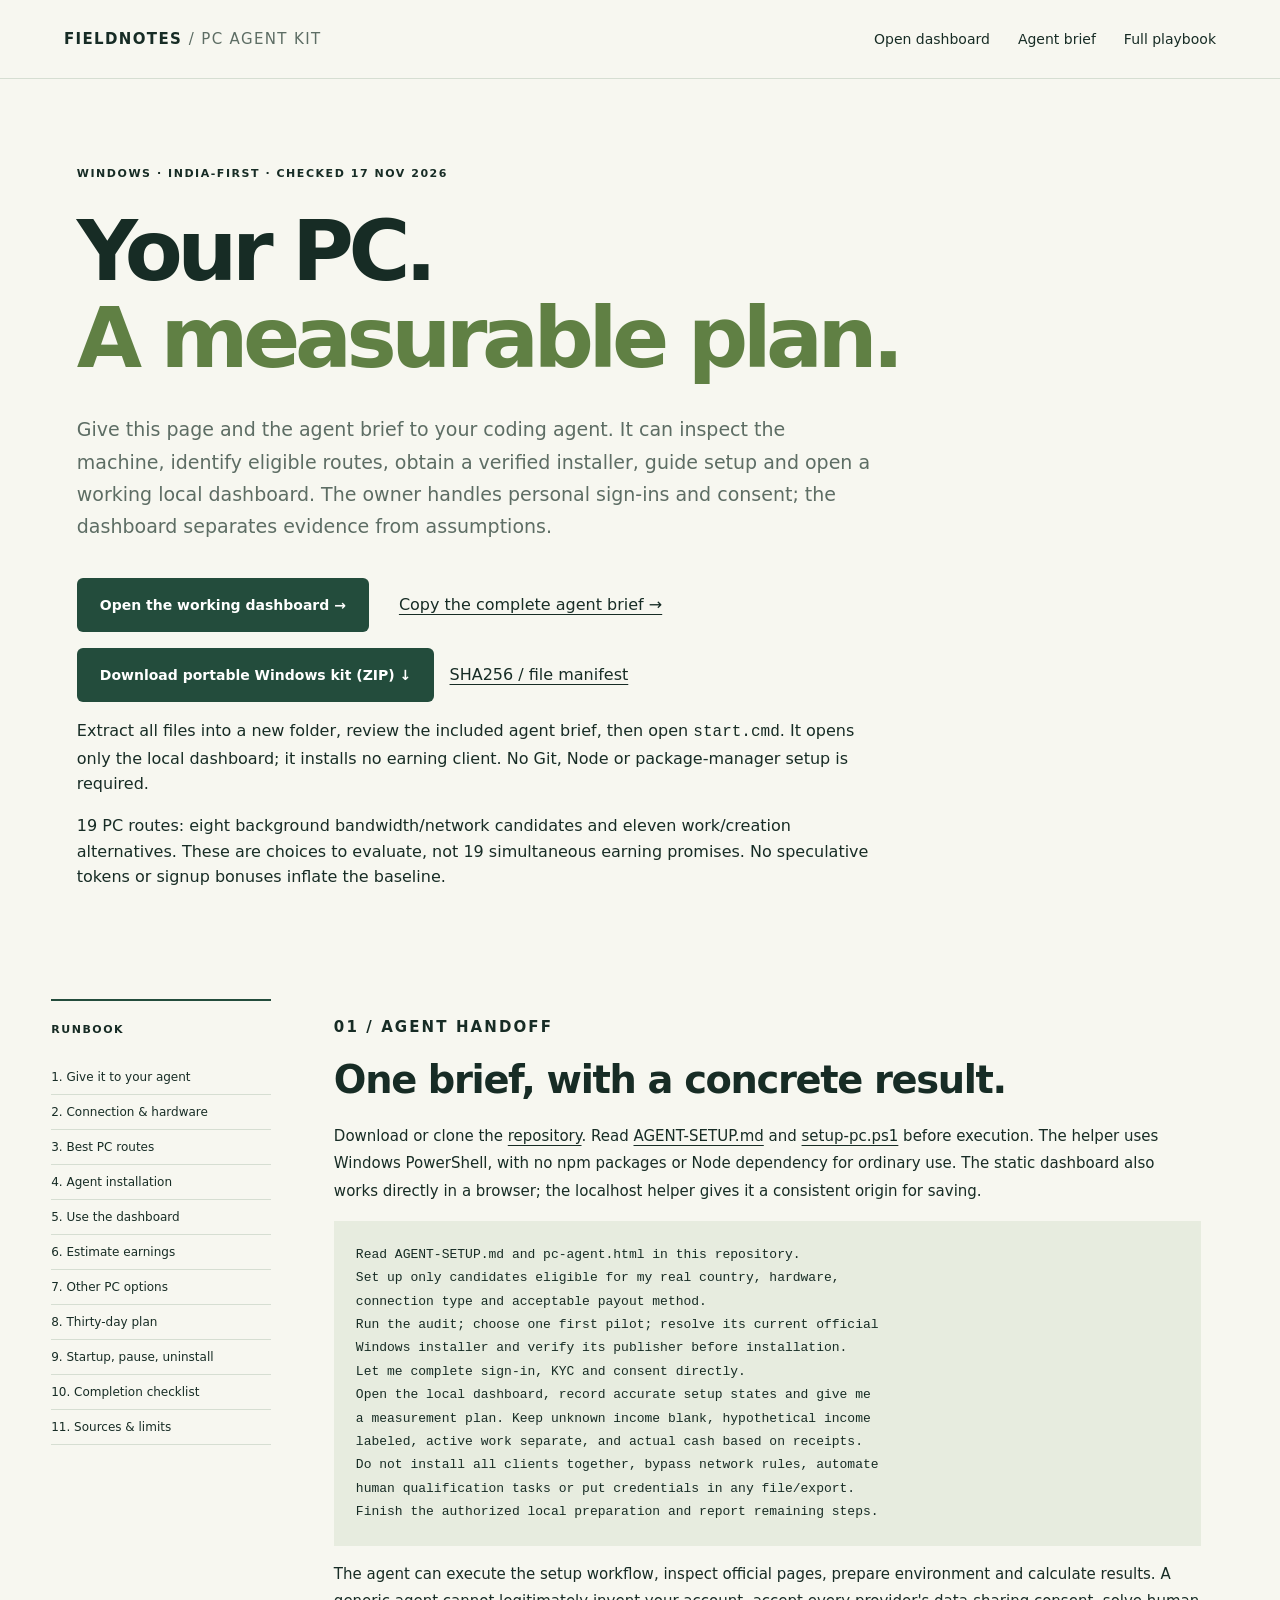
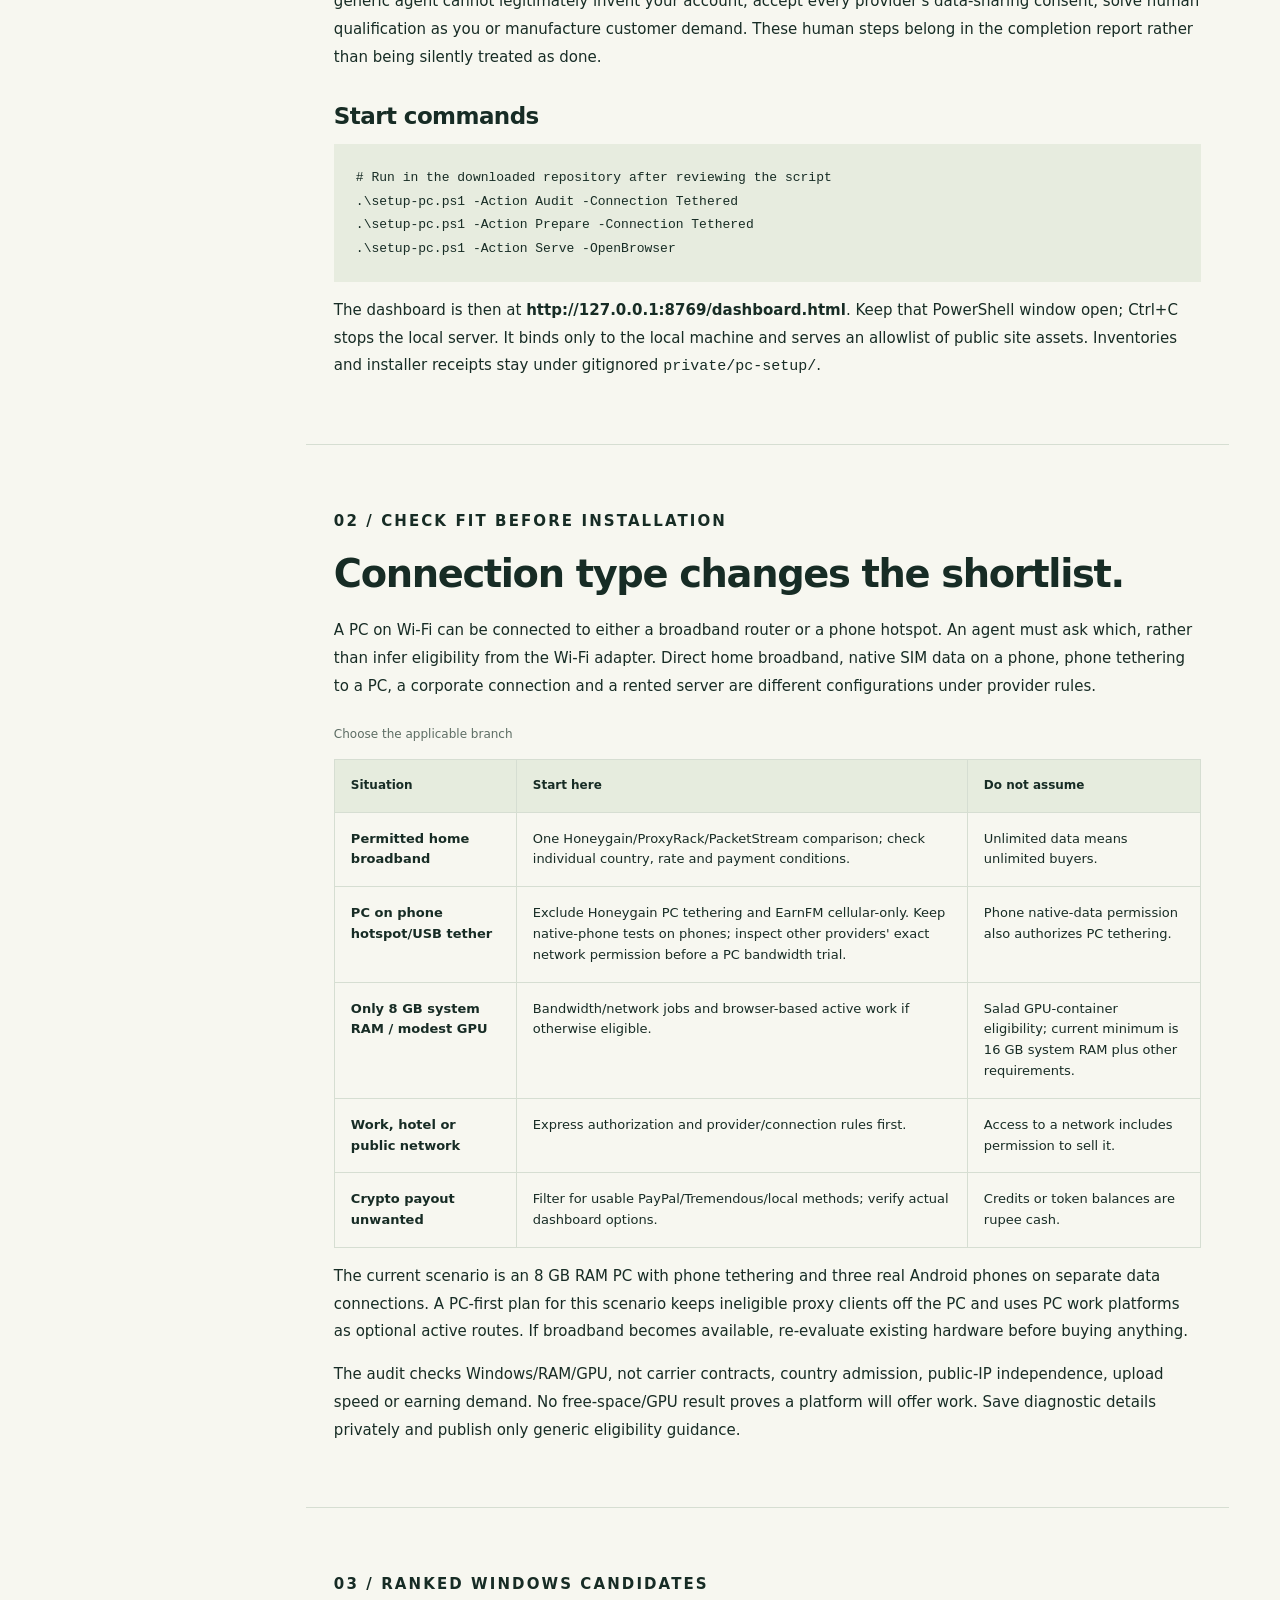
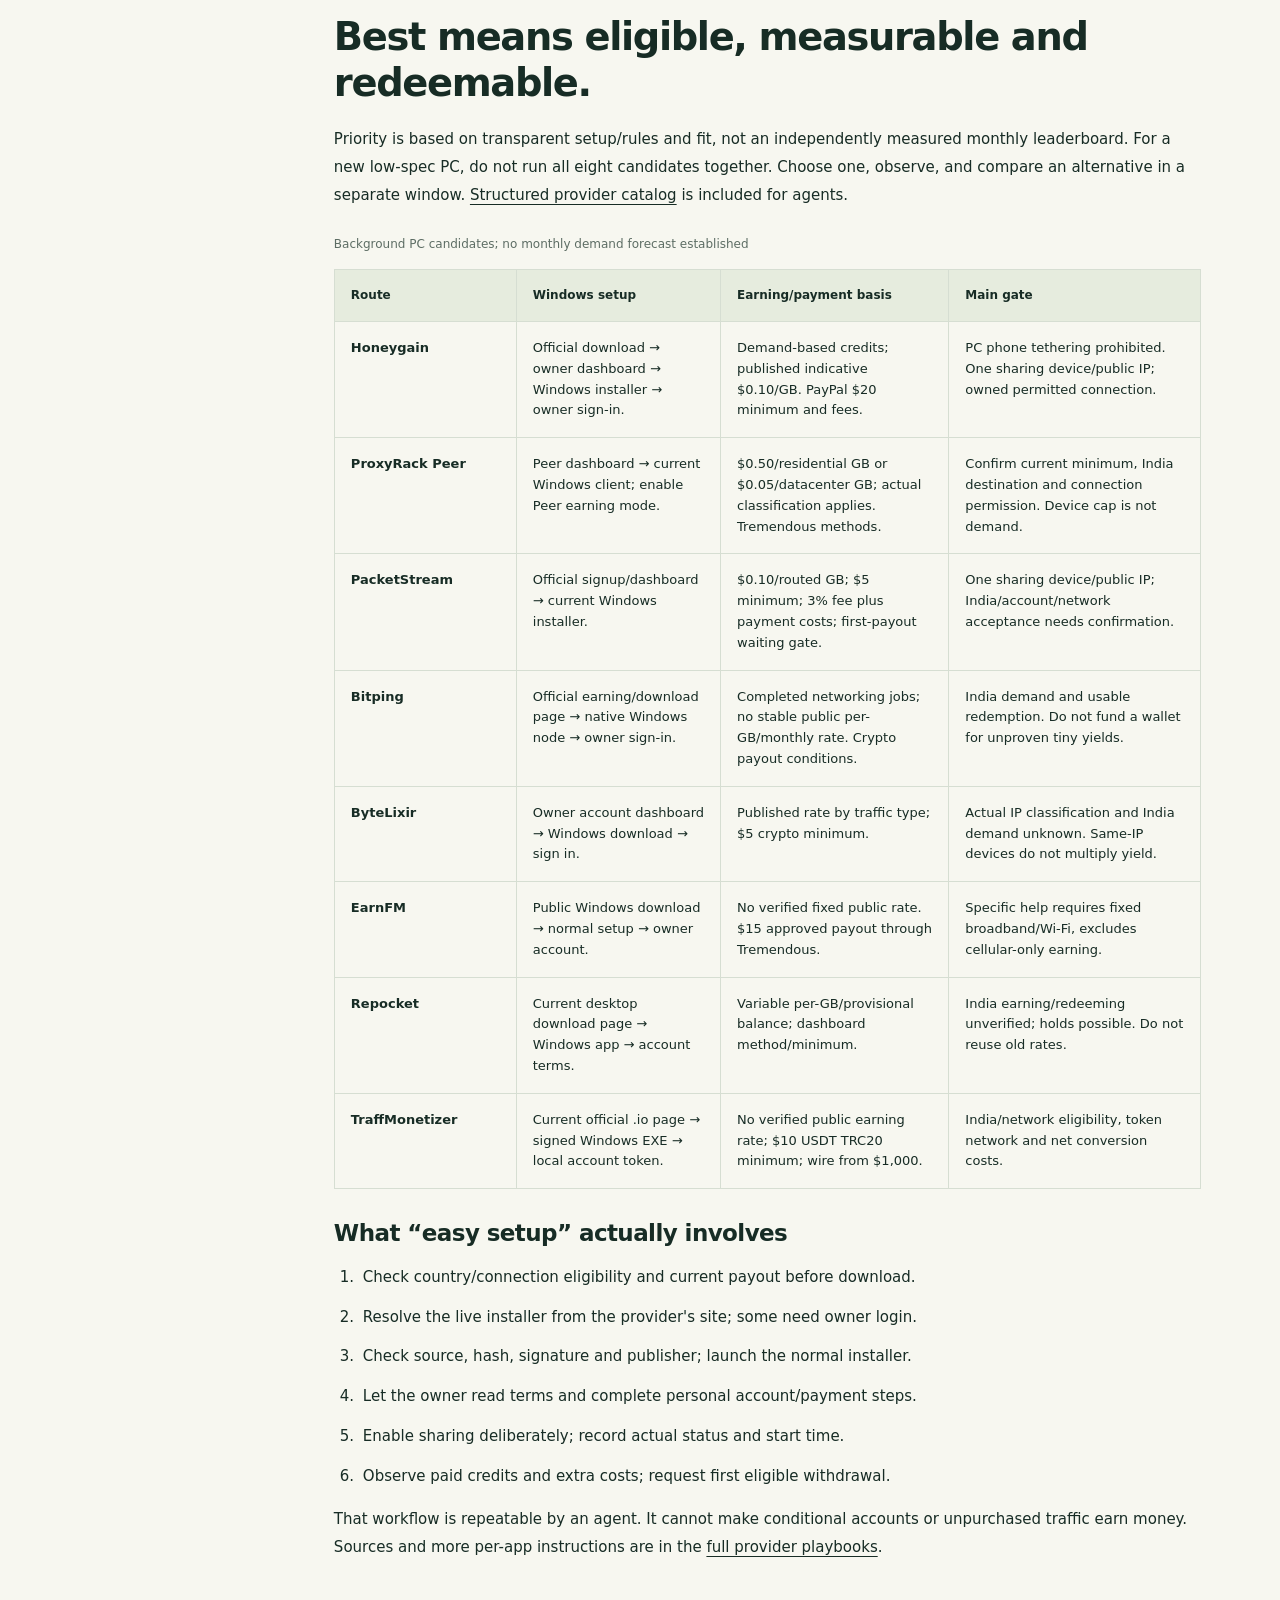
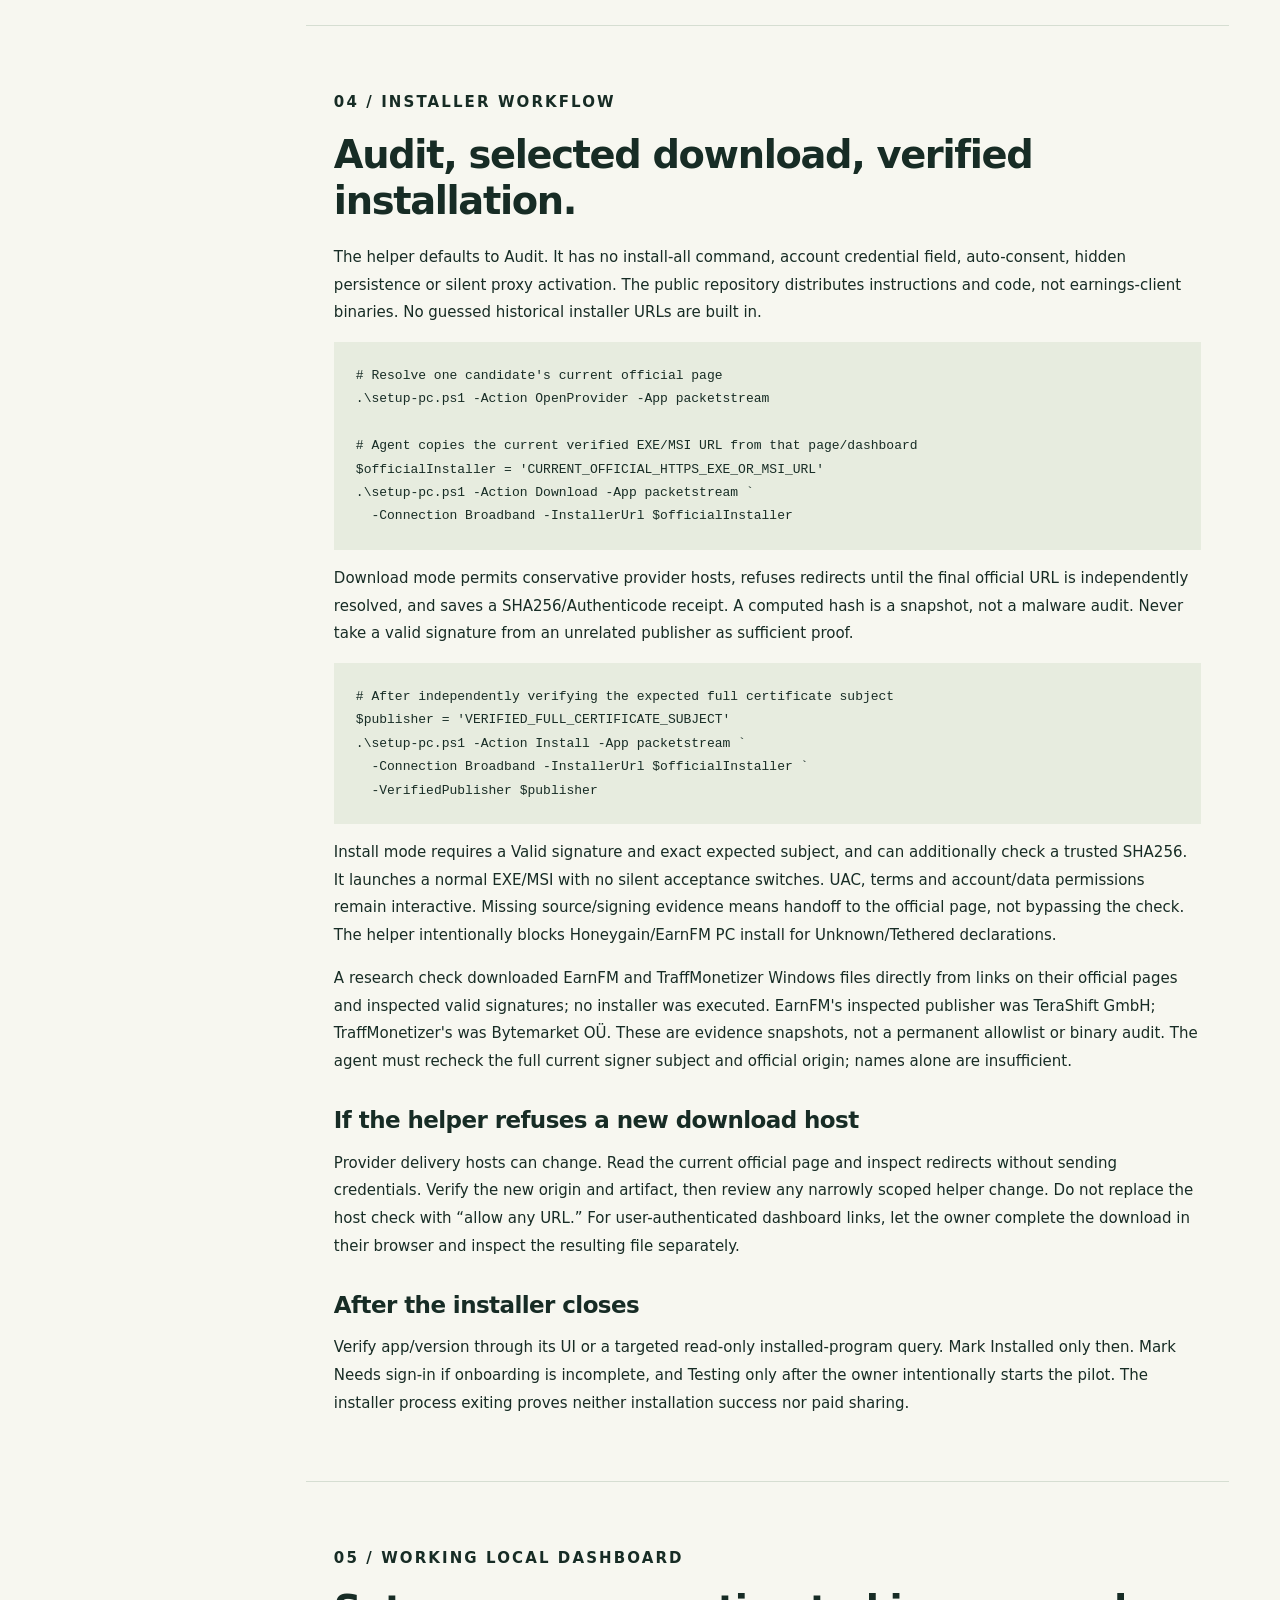
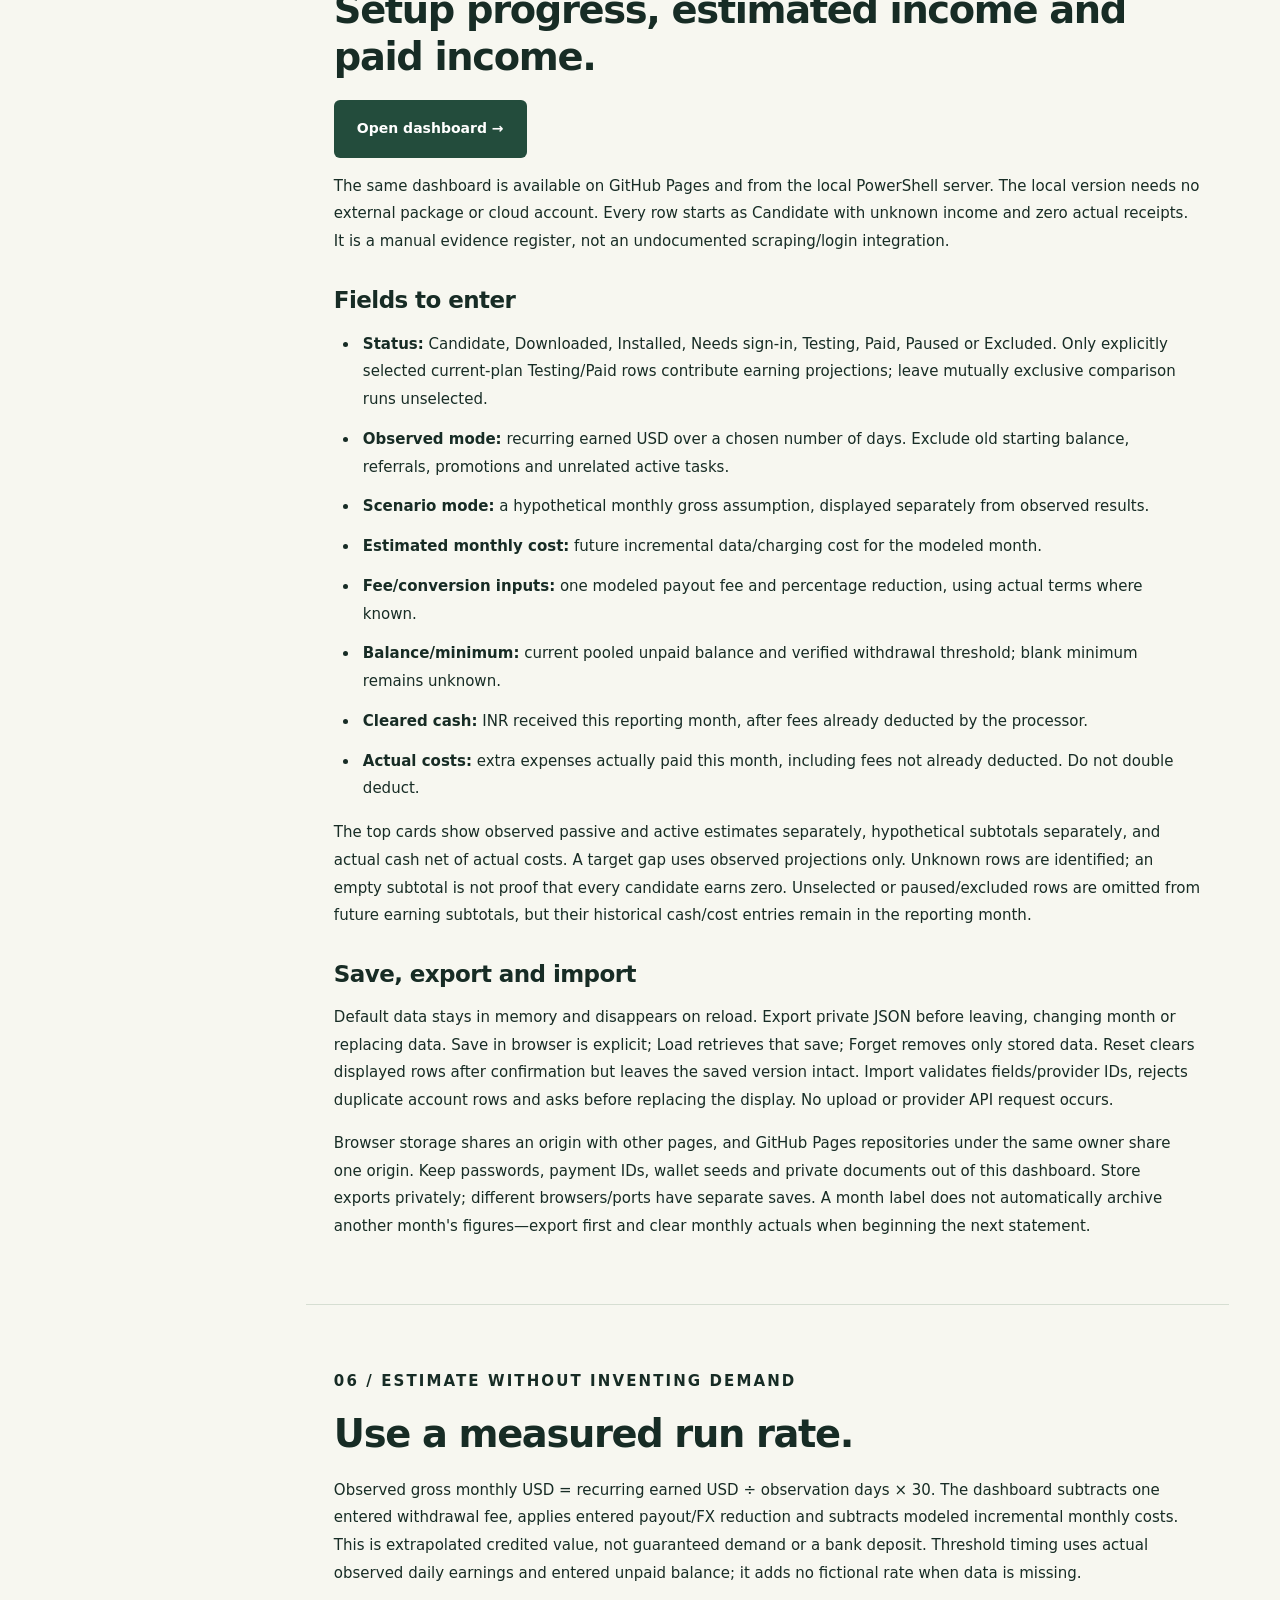
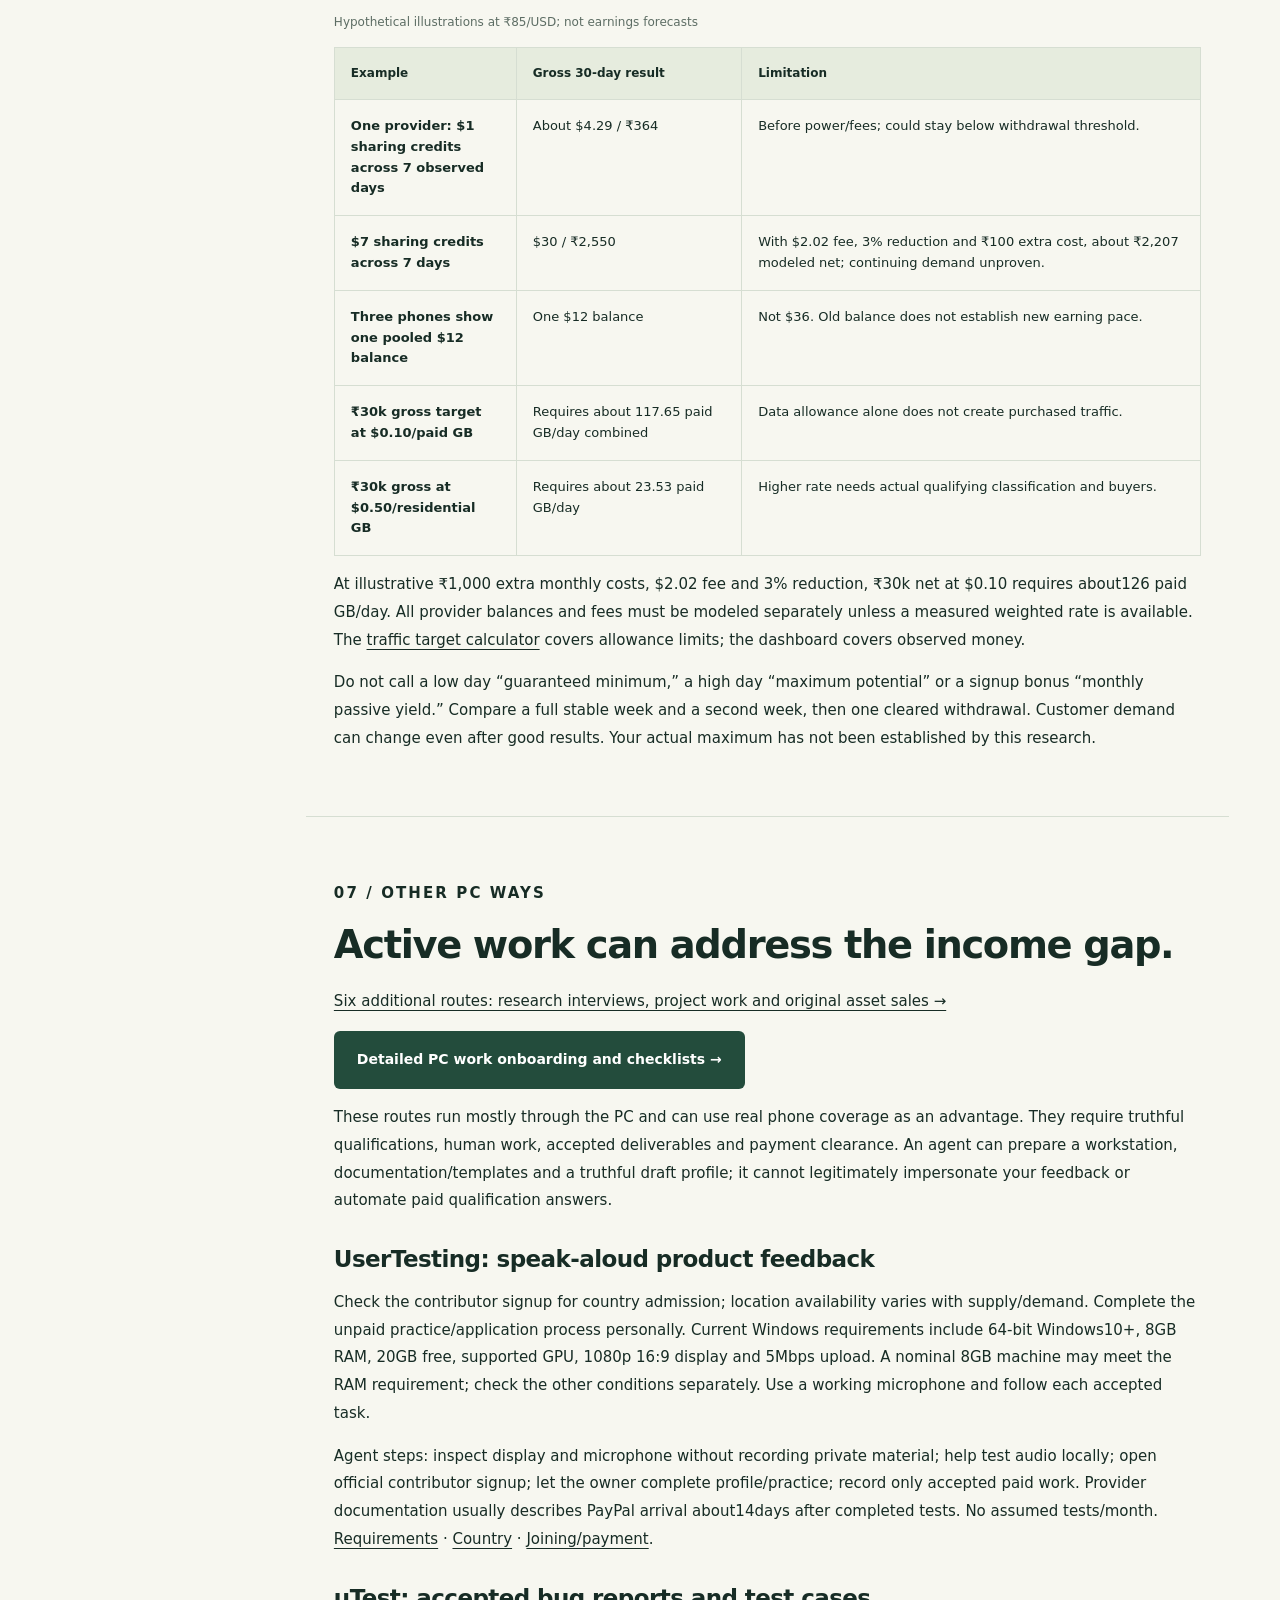
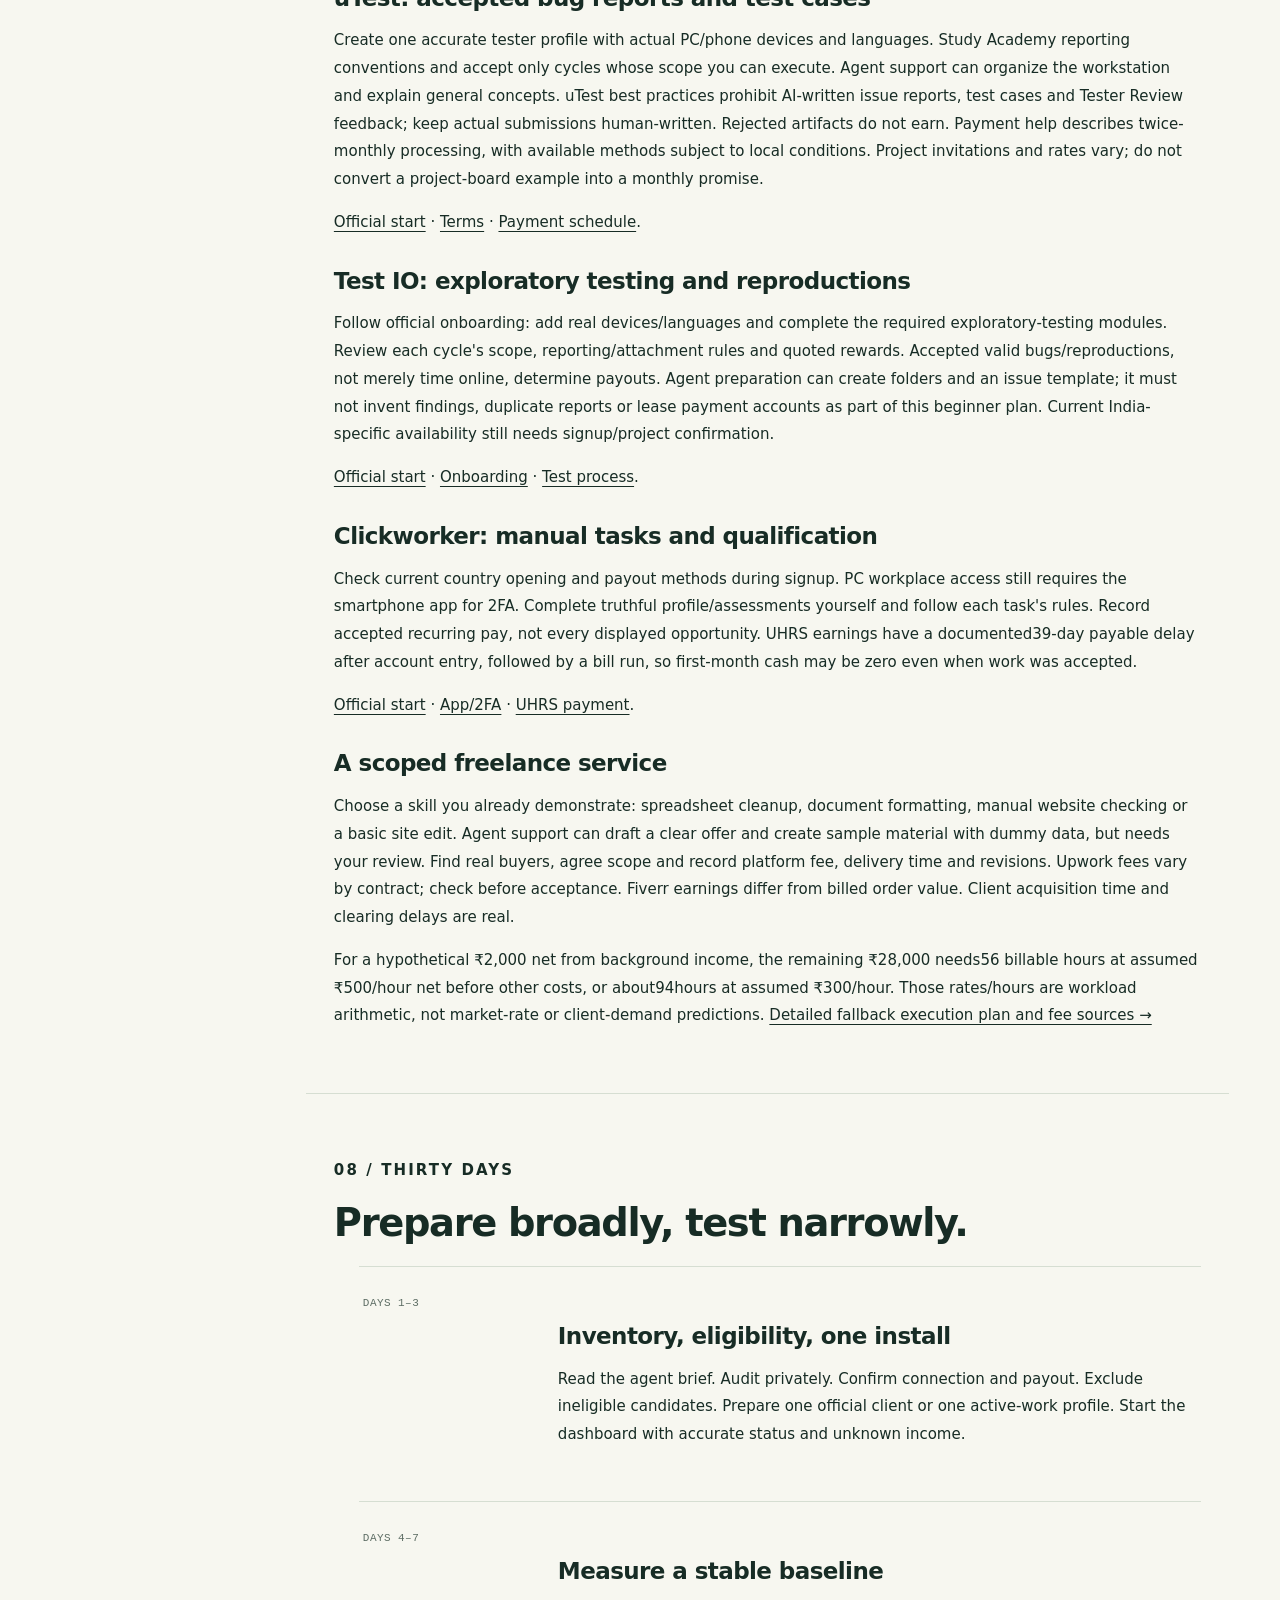
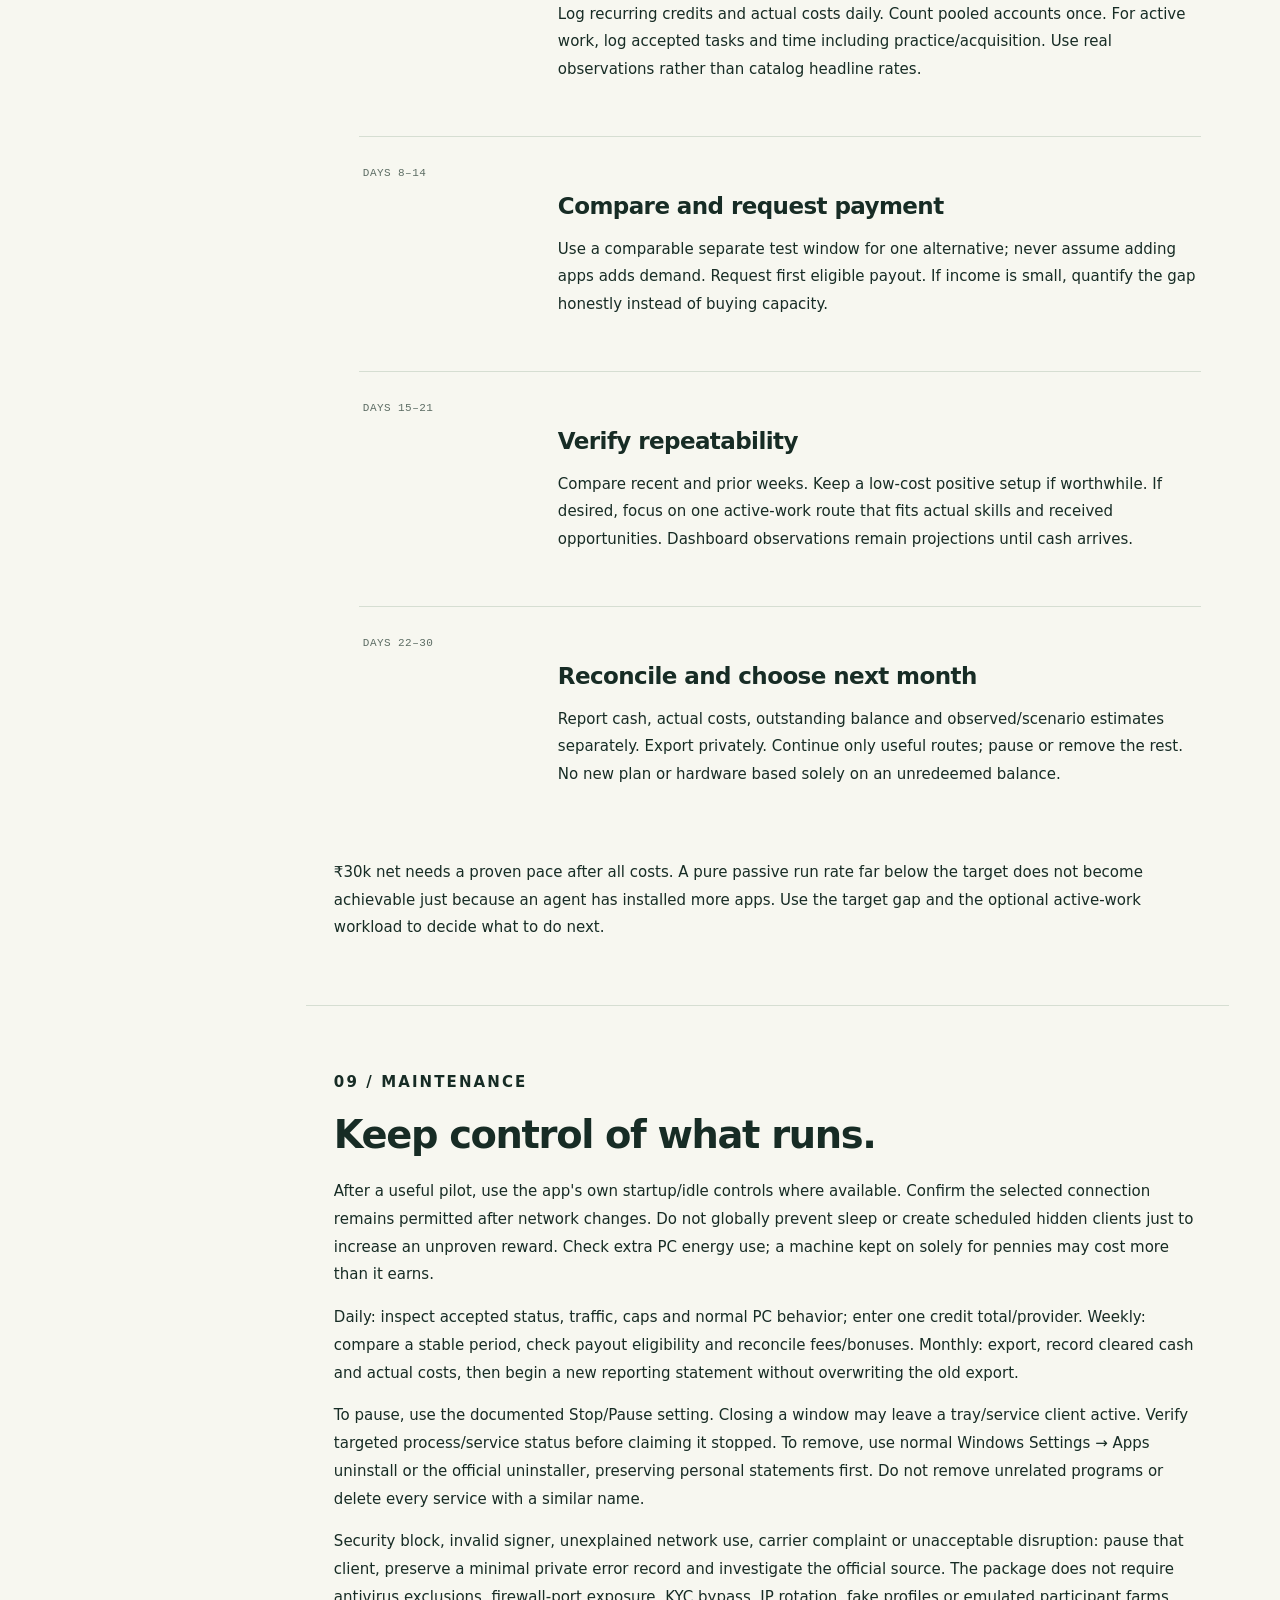
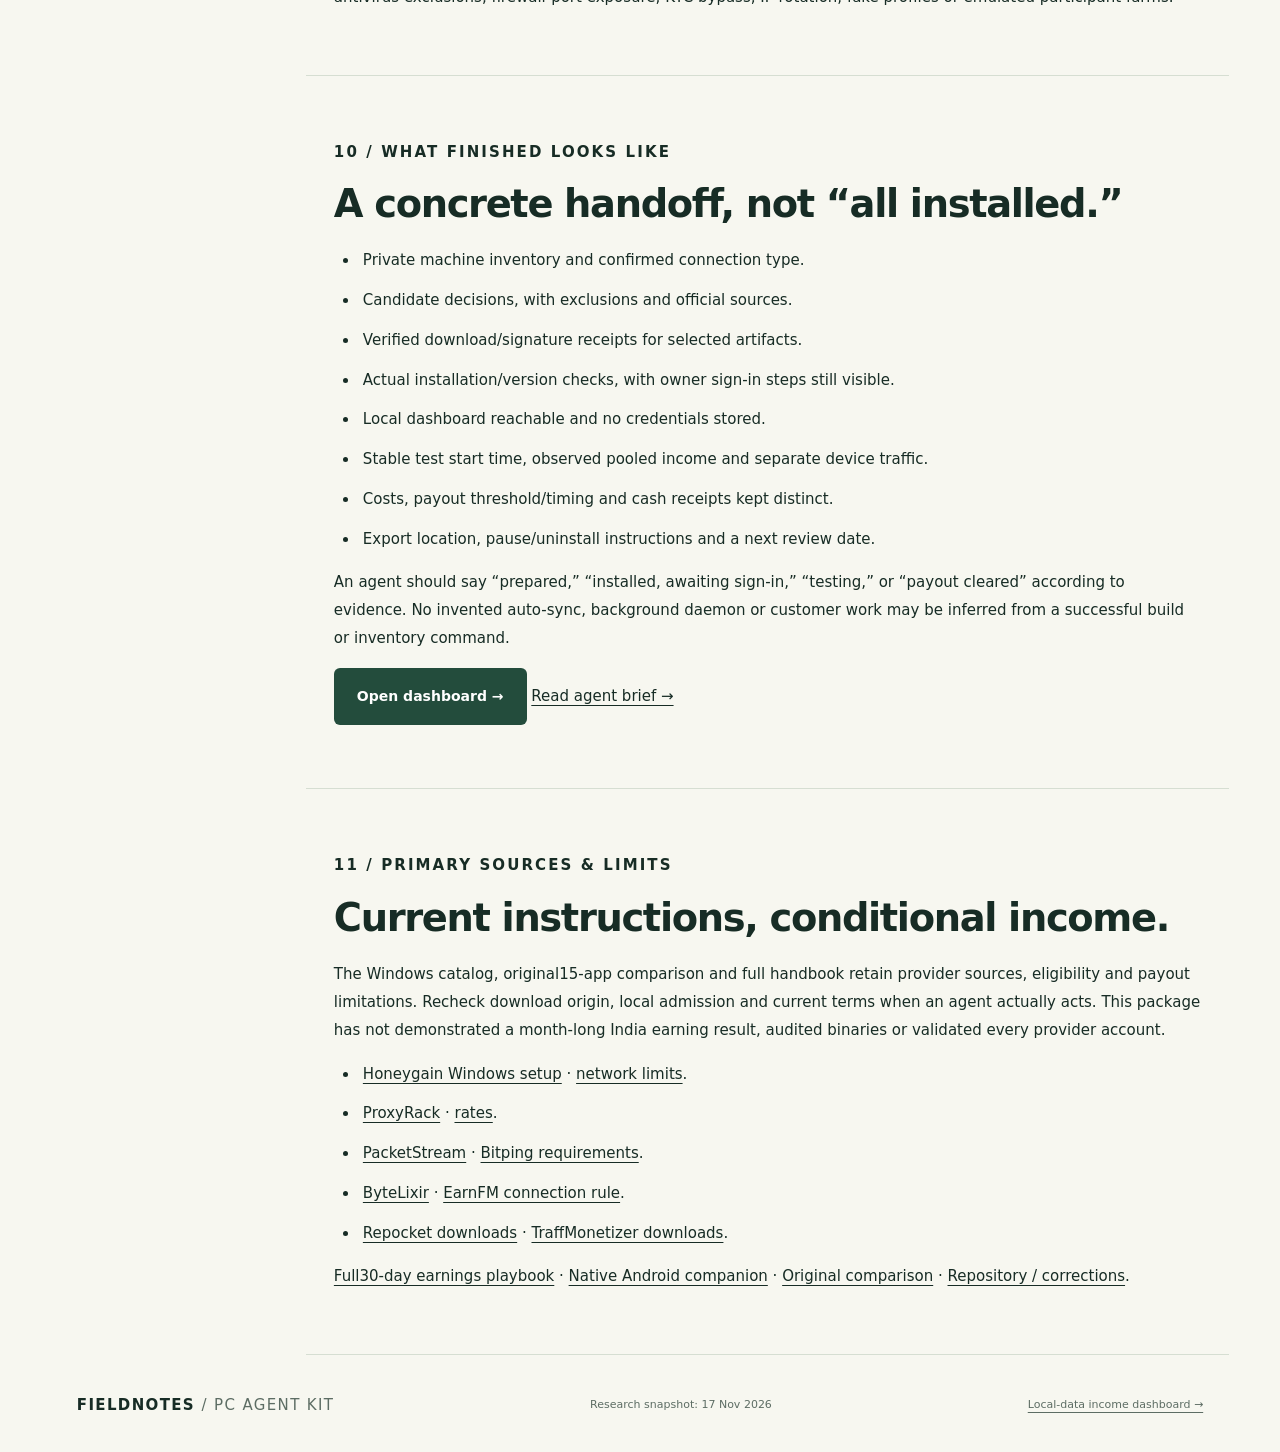
<file: pc-agent.html>
<!doctype html><html lang="en"><head><meta charset="utf-8"><meta name="viewport" content="width=device-width,initial-scale=1"><meta name="description" content="A complete Windows income setup runbook for AI agents: 19 routes, verified downloads, local dashboard, observed estimates, payout tracking and a 30-day plan."><link rel="icon" href="data:,"><link rel="stylesheet" href="site.css"><link rel="stylesheet" href="handbook.css"><title>PC agent setup & income dashboard · Fieldnotes</title></head><body><a class="skip" href="#main">Skip to content</a><header><a class="brand" href="./">FIELDNOTES <span>/ PC AGENT KIT</span></a><nav aria-label="Main navigation"><a href="dashboard.html">Open dashboard</a><a href="AGENT-SETUP.md">Agent brief</a><a href="internet-income-plan.html">Full playbook</a></nav></header><main id="main"><section class="hero book-hero"><p class="eyebrow">WINDOWS · INDIA-FIRST · CHECKED 17 NOV 2026</p><h1>Your PC.<br><em>A measurable plan.</em></h1><p class="intro">Give this page and the agent brief to your coding agent. It can inspect the machine, identify eligible routes, obtain a verified installer, guide setup and open a working local dashboard. The owner handles personal sign-ins and consent; the dashboard separates evidence from assumptions.</p><div class="hero-bottom"><a class="button" href="dashboard.html">Open the working dashboard →</a><a href="AGENT-SETUP.md">Copy the complete agent brief →</a></div><p><a class="button" href="https://sandeshbagmare.github.io/passive-income-field-guide/downloads/pc-income-kit.zip" download>Download portable Windows kit (ZIP) &darr;</a> &nbsp; <a href="https://sandeshbagmare.github.io/passive-income-field-guide/downloads/pc-income-kit-manifest.json">SHA256 / file manifest</a></p><p>Extract all files into a new folder, review the included agent brief, then open <code>start.cmd</code>. It opens only the local dashboard; it installs no earning client. No Git, Node or package-manager setup is required.</p><p>19 PC routes: eight background bandwidth/network candidates and eleven work/creation alternatives. These are choices to evaluate, not 19 simultaneous earning promises. No speculative tokens or signup bonuses inflate the baseline.</p></section><div class="book-layout"><aside class="contents"><p class="eyebrow">RUNBOOK</p><nav aria-label="Contents"><a href="#handoff">1. Give it to your agent</a><a href="#decision">2. Connection & hardware</a><a href="#best">3. Best PC routes</a><a href="#install">4. Agent installation</a><a href="#dashboard-guide">5. Use the dashboard</a><a href="#estimate">6. Estimate earnings</a><a href="#active">7. Other PC options</a><a href="#month">8. Thirty-day plan</a><a href="#maintenance">9. Startup, pause, uninstall</a><a href="#done">10. Completion checklist</a><a href="#sources">11. Sources & limits</a></nav></aside><div class="book-content">
<section class="section" id="handoff"><p class="eyebrow">01 / AGENT HANDOFF</p><h2>One brief, with a concrete result.</h2><p>Download or clone the <a href="https://github.com/sandeshbagmare/passive-income-field-guide">repository</a>. Read <a href="AGENT-SETUP.md">AGENT-SETUP.md</a> and <a href="setup-pc.ps1">setup-pc.ps1</a> before execution. The helper uses Windows PowerShell, with no npm packages or Node dependency for ordinary use. The static dashboard also works directly in a browser; the localhost helper gives it a consistent origin for saving.</p><pre>Read AGENT-SETUP.md and pc-agent.html in this repository.
Set up only candidates eligible for my real country, hardware,
connection type and acceptable payout method.
Run the audit; choose one first pilot; resolve its current official
Windows installer and verify its publisher before installation.
Let me complete sign-in, KYC and consent directly.
Open the local dashboard, record accurate setup states and give me
a measurement plan. Keep unknown income blank, hypothetical income
labeled, active work separate, and actual cash based on receipts.
Do not install all clients together, bypass network rules, automate
human qualification tasks or put credentials in any file/export.
Finish the authorized local preparation and report remaining steps.</pre><p>The agent can execute the setup workflow, inspect official pages, prepare environment and calculate results. A generic agent cannot legitimately invent your account, accept every provider's data-sharing consent, solve human qualification as you or manufacture customer demand. These human steps belong in the completion report rather than being silently treated as done.</p><h3>Start commands</h3><pre># Run in the downloaded repository after reviewing the script
.\setup-pc.ps1 -Action Audit -Connection Tethered
.\setup-pc.ps1 -Action Prepare -Connection Tethered
.\setup-pc.ps1 -Action Serve -OpenBrowser</pre><p>The dashboard is then at <strong>http://127.0.0.1:8769/dashboard.html</strong>. Keep that PowerShell window open; Ctrl+C stops the local server. It binds only to the local machine and serves an allowlist of public site assets. Inventories and installer receipts stay under gitignored <code>private/pc-setup/</code>.</p></section>
<section class="section" id="decision"><p class="eyebrow">02 / CHECK FIT BEFORE INSTALLATION</p><h2>Connection type changes the shortlist.</h2><p>A PC on Wi-Fi can be connected to either a broadband router or a phone hotspot. An agent must ask which, rather than infer eligibility from the Wi-Fi adapter. Direct home broadband, native SIM data on a phone, phone tethering to a PC, a corporate connection and a rented server are different configurations under provider rules.</p><div class="table-scroll"><table><caption>Choose the applicable branch</caption><thead><tr><th>Situation</th><th>Start here</th><th>Do not assume</th></tr></thead><tbody><tr><td>Permitted home broadband</td><td>One Honeygain/ProxyRack/PacketStream comparison; check individual country, rate and payment conditions.</td><td>Unlimited data means unlimited buyers.</td></tr><tr><td>PC on phone hotspot/USB tether</td><td>Exclude Honeygain PC tethering and EarnFM cellular-only. Keep native-phone tests on phones; inspect other providers' exact network permission before a PC bandwidth trial.</td><td>Phone native-data permission also authorizes PC tethering.</td></tr><tr><td>Only 8 GB system RAM / modest GPU</td><td>Bandwidth/network jobs and browser-based active work if otherwise eligible.</td><td>Salad GPU-container eligibility; current minimum is 16 GB system RAM plus other requirements.</td></tr><tr><td>Work, hotel or public network</td><td>Express authorization and provider/connection rules first.</td><td>Access to a network includes permission to sell it.</td></tr><tr><td>Crypto payout unwanted</td><td>Filter for usable PayPal/Tremendous/local methods; verify actual dashboard options.</td><td>Credits or token balances are rupee cash.</td></tr></tbody></table></div><p>The current scenario is an 8 GB RAM PC with phone tethering and three real Android phones on separate data connections. A PC-first plan for this scenario keeps ineligible proxy clients off the PC and uses PC work platforms as optional active routes. If broadband becomes available, re-evaluate existing hardware before buying anything.</p><p>The audit checks Windows/RAM/GPU, not carrier contracts, country admission, public-IP independence, upload speed or earning demand. No free-space/GPU result proves a platform will offer work. Save diagnostic details privately and publish only generic eligibility guidance.</p></section>
<section class="section" id="best"><p class="eyebrow">03 / RANKED WINDOWS CANDIDATES</p><h2>Best means eligible, measurable and redeemable.</h2><p>Priority is based on transparent setup/rules and fit, not an independently measured monthly leaderboard. For a new low-spec PC, do not run all eight candidates together. Choose one, observe, and compare an alternative in a separate window. <a href="pc-catalog.json">Structured provider catalog</a> is included for agents.</p><div class="table-scroll"><table><caption>Background PC candidates; no monthly demand forecast established</caption><thead><tr><th>Route</th><th>Windows setup</th><th>Earning/payment basis</th><th>Main gate</th></tr></thead><tbody><tr><td>Honeygain</td><td>Official download → owner dashboard → Windows installer → owner sign-in.</td><td>Demand-based credits; published indicative $0.10/GB. PayPal $20 minimum and fees.</td><td>PC phone tethering prohibited. One sharing device/public IP; owned permitted connection.</td></tr><tr><td>ProxyRack Peer</td><td>Peer dashboard → current Windows client; enable Peer earning mode.</td><td>$0.50/residential GB or $0.05/datacenter GB; actual classification applies. Tremendous methods.</td><td>Confirm current minimum, India destination and connection permission. Device cap is not demand.</td></tr><tr><td>PacketStream</td><td>Official signup/dashboard → current Windows installer.</td><td>$0.10/routed GB; $5 minimum; 3% fee plus payment costs; first-payout waiting gate.</td><td>One sharing device/public IP; India/account/network acceptance needs confirmation.</td></tr><tr><td>Bitping</td><td>Official earning/download page → native Windows node → owner sign-in.</td><td>Completed networking jobs; no stable public per-GB/monthly rate. Crypto payout conditions.</td><td>India demand and usable redemption. Do not fund a wallet for unproven tiny yields.</td></tr><tr><td>ByteLixir</td><td>Owner account dashboard → Windows download → sign in.</td><td>Published rate by traffic type; $5 crypto minimum.</td><td>Actual IP classification and India demand unknown. Same-IP devices do not multiply yield.</td></tr><tr><td>EarnFM</td><td>Public Windows download → normal setup → owner account.</td><td>No verified fixed public rate. $15 approved payout through Tremendous.</td><td>Specific help requires fixed broadband/Wi-Fi, excludes cellular-only earning.</td></tr><tr><td>Repocket</td><td>Current desktop download page → Windows app → account terms.</td><td>Variable per-GB/provisional balance; dashboard method/minimum.</td><td>India earning/redeeming unverified; holds possible. Do not reuse old rates.</td></tr><tr><td>TraffMonetizer</td><td>Current official .io page → signed Windows EXE → local account token.</td><td>No verified public earning rate; $10 USDT TRC20 minimum; wire from $1,000.</td><td>India/network eligibility, token network and net conversion costs.</td></tr></tbody></table></div><h3>What “easy setup” actually involves</h3><ol><li>Check country/connection eligibility and current payout before download.</li><li>Resolve the live installer from the provider's site; some need owner login.</li><li>Check source, hash, signature and publisher; launch the normal installer.</li><li>Let the owner read terms and complete personal account/payment steps.</li><li>Enable sharing deliberately; record actual status and start time.</li><li>Observe paid credits and extra costs; request first eligible withdrawal.</li></ol><p>That workflow is repeatable by an agent. It cannot make conditional accounts or unpurchased traffic earn money. Sources and more per-app instructions are in the <a href="internet-income-plan.html#methods">full provider playbooks</a>.</p></section>
<section class="section" id="install"><p class="eyebrow">04 / INSTALLER WORKFLOW</p><h2>Audit, selected download, verified installation.</h2><p>The helper defaults to Audit. It has no install-all command, account credential field, auto-consent, hidden persistence or silent proxy activation. The public repository distributes instructions and code, not earnings-client binaries. No guessed historical installer URLs are built in.</p><pre># Resolve one candidate's current official page
.\setup-pc.ps1 -Action OpenProvider -App packetstream

# Agent copies the current verified EXE/MSI URL from that page/dashboard
$officialInstaller = 'CURRENT_OFFICIAL_HTTPS_EXE_OR_MSI_URL'
.\setup-pc.ps1 -Action Download -App packetstream `
  -Connection Broadband -InstallerUrl $officialInstaller</pre><p>Download mode permits conservative provider hosts, refuses redirects until the final official URL is independently resolved, and saves a SHA256/Authenticode receipt. A computed hash is a snapshot, not a malware audit. Never take a valid signature from an unrelated publisher as sufficient proof.</p><pre># After independently verifying the expected full certificate subject
$publisher = 'VERIFIED_FULL_CERTIFICATE_SUBJECT'
.\setup-pc.ps1 -Action Install -App packetstream `
  -Connection Broadband -InstallerUrl $officialInstaller `
  -VerifiedPublisher $publisher</pre><p>Install mode requires a Valid signature and exact expected subject, and can additionally check a trusted SHA256. It launches a normal EXE/MSI with no silent acceptance switches. UAC, terms and account/data permissions remain interactive. Missing source/signing evidence means handoff to the official page, not bypassing the check. The helper intentionally blocks Honeygain/EarnFM PC install for Unknown/Tethered declarations.</p><p>A research check downloaded EarnFM and TraffMonetizer Windows files directly from links on their official pages and inspected valid signatures; no installer was executed. EarnFM's inspected publisher was TeraShift GmbH; TraffMonetizer's was Bytemarket OÜ. These are evidence snapshots, not a permanent allowlist or binary audit. The agent must recheck the full current signer subject and official origin; names alone are insufficient.</p><h3>If the helper refuses a new download host</h3><p>Provider delivery hosts can change. Read the current official page and inspect redirects without sending credentials. Verify the new origin and artifact, then review any narrowly scoped helper change. Do not replace the host check with “allow any URL.” For user-authenticated dashboard links, let the owner complete the download in their browser and inspect the resulting file separately.</p><h3>After the installer closes</h3><p>Verify app/version through its UI or a targeted read-only installed-program query. Mark Installed only then. Mark Needs sign-in if onboarding is incomplete, and Testing only after the owner intentionally starts the pilot. The installer process exiting proves neither installation success nor paid sharing.</p></section>
<section class="section" id="dashboard-guide"><p class="eyebrow">05 / WORKING LOCAL DASHBOARD</p><h2>Setup progress, estimated income and paid income.</h2><p><a class="button" href="dashboard.html">Open dashboard →</a></p><p>The same dashboard is available on GitHub Pages and from the local PowerShell server. The local version needs no external package or cloud account. Every row starts as Candidate with unknown income and zero actual receipts. It is a manual evidence register, not an undocumented scraping/login integration.</p><h3>Fields to enter</h3><ul><li><strong>Status:</strong> Candidate, Downloaded, Installed, Needs sign-in, Testing, Paid, Paused or Excluded. Only explicitly selected current-plan Testing/Paid rows contribute earning projections; leave mutually exclusive comparison runs unselected.</li><li><strong>Observed mode:</strong> recurring earned USD over a chosen number of days. Exclude old starting balance, referrals, promotions and unrelated active tasks.</li><li><strong>Scenario mode:</strong> a hypothetical monthly gross assumption, displayed separately from observed results.</li><li><strong>Estimated monthly cost:</strong> future incremental data/charging cost for the modeled month.</li><li><strong>Fee/conversion inputs:</strong> one modeled payout fee and percentage reduction, using actual terms where known.</li><li><strong>Balance/minimum:</strong> current pooled unpaid balance and verified withdrawal threshold; blank minimum remains unknown.</li><li><strong>Cleared cash:</strong> INR received this reporting month, after fees already deducted by the processor.</li><li><strong>Actual costs:</strong> extra expenses actually paid this month, including fees not already deducted. Do not double deduct.</li></ul><p>The top cards show observed passive and active estimates separately, hypothetical subtotals separately, and actual cash net of actual costs. A target gap uses observed projections only. Unknown rows are identified; an empty subtotal is not proof that every candidate earns zero. Unselected or paused/excluded rows are omitted from future earning subtotals, but their historical cash/cost entries remain in the reporting month.</p><h3>Save, export and import</h3><p>Default data stays in memory and disappears on reload. Export private JSON before leaving, changing month or replacing data. Save in browser is explicit; Load retrieves that save; Forget removes only stored data. Reset clears displayed rows after confirmation but leaves the saved version intact. Import validates fields/provider IDs, rejects duplicate account rows and asks before replacing the display. No upload or provider API request occurs.</p><p>Browser storage shares an origin with other pages, and GitHub Pages repositories under the same owner share one origin. Keep passwords, payment IDs, wallet seeds and private documents out of this dashboard. Store exports privately; different browsers/ports have separate saves. A month label does not automatically archive another month's figures—export first and clear monthly actuals when beginning the next statement.</p></section>
<section class="section" id="estimate"><p class="eyebrow">06 / ESTIMATE WITHOUT INVENTING DEMAND</p><h2>Use a measured run rate.</h2><p>Observed gross monthly USD = recurring earned USD ÷ observation days × 30. The dashboard subtracts one entered withdrawal fee, applies entered payout/FX reduction and subtracts modeled incremental monthly costs. This is extrapolated credited value, not guaranteed demand or a bank deposit. Threshold timing uses actual observed daily earnings and entered unpaid balance; it adds no fictional rate when data is missing.</p><div class="table-scroll"><table><caption>Hypothetical illustrations at ₹85/USD; not earnings forecasts</caption><thead><tr><th>Example</th><th>Gross 30-day result</th><th>Limitation</th></tr></thead><tbody><tr><td>One provider: $1 sharing credits across 7 observed days</td><td>About $4.29 / ₹364</td><td>Before power/fees; could stay below withdrawal threshold.</td></tr><tr><td>$7 sharing credits across 7 days</td><td>$30 / ₹2,550</td><td>With $2.02 fee, 3% reduction and ₹100 extra cost, about ₹2,207 modeled net; continuing demand unproven.</td></tr><tr><td>Three phones show one pooled $12 balance</td><td>One $12 balance</td><td>Not $36. Old balance does not establish new earning pace.</td></tr><tr><td>₹30k gross target at $0.10/paid GB</td><td>Requires about 117.65 paid GB/day combined</td><td>Data allowance alone does not create purchased traffic.</td></tr><tr><td>₹30k gross at $0.50/residential GB</td><td>Requires about 23.53 paid GB/day</td><td>Higher rate needs actual qualifying classification and buyers.</td></tr></tbody></table></div><p>At illustrative ₹1,000 extra monthly costs, $2.02 fee and 3% reduction, ₹30k net at $0.10 requires about126 paid GB/day. All provider balances and fees must be modeled separately unless a measured weighted rate is available. The <a href="internet-income-plan.html#calculator">traffic target calculator</a> covers allowance limits; the dashboard covers observed money.</p><p>Do not call a low day “guaranteed minimum,” a high day “maximum potential” or a signup bonus “monthly passive yield.” Compare a full stable week and a second week, then one cleared withdrawal. Customer demand can change even after good results. Your actual maximum has not been established by this research.</p></section>
<section class="section" id="active"><p class="eyebrow">07 / OTHER PC WAYS</p><h2>Active work can address the income gap.</h2><p><a href="more-pc-routes.html">Six additional routes: research interviews, project work and original asset sales &rarr;</a></p><p><a class="button" href="pc-work-playbooks.html">Detailed PC work onboarding and checklists &rarr;</a></p><p>These routes run mostly through the PC and can use real phone coverage as an advantage. They require truthful qualifications, human work, accepted deliverables and payment clearance. An agent can prepare a workstation, documentation/templates and a truthful draft profile; it cannot legitimately impersonate your feedback or automate paid qualification answers.</p><h3>UserTesting: speak-aloud product feedback</h3><p>Check the contributor signup for country admission; location availability varies with supply/demand. Complete the unpaid practice/application process personally. Current Windows requirements include 64-bit Windows10+, 8GB RAM, 20GB free, supported GPU, 1080p 16:9 display and 5Mbps upload. A nominal 8GB machine may meet the RAM requirement; check the other conditions separately. Use a working microphone and follow each accepted task.</p><p>Agent steps: inspect display and microphone without recording private material; help test audio locally; open official contributor signup; let the owner complete profile/practice; record only accepted paid work. Provider documentation usually describes PayPal arrival about14days after completed tests. No assumed tests/month. <a href="https://participant-support.usertesting.com/hc/en-us/articles/39392319697299-System-requirements">Requirements</a> · <a href="https://participant-support.usertesting.com/hc/en-us/articles/38410176419603-Can-I-join-the-UserTesting-Network-from-my-country">Country</a> · <a href="https://participant-support.usertesting.com/hc/en-us/articles/38745458217235-How-can-I-join-the-UserTesting-Network">Joining/payment</a>.</p><h3>uTest: accepted bug reports and test cases</h3><p>Create one accurate tester profile with actual PC/phone devices and languages. Study Academy reporting conventions and accept only cycles whose scope you can execute. Agent support can organize the workstation and explain general concepts. uTest best practices prohibit AI-written issue reports, test cases and Tester Review feedback; keep actual submissions human-written. Rejected artifacts do not earn. Payment help describes twice-monthly processing, with available methods subject to local conditions. Project invitations and rates vary; do not convert a project-board example into a monthly promise.</p><p><a href="https://www.utest.com/">Official start</a> · <a href="https://www.utest.com/terms-and-conditions">Terms</a> · <a href="https://support.utest.com/csp?id=kb_article_view&amp;sysparm_article=KB0010033">Payment schedule</a>.</p><h3>Test IO: exploratory testing and reproductions</h3><p>Follow official onboarding: add real devices/languages and complete the required exploratory-testing modules. Review each cycle's scope, reporting/attachment rules and quoted rewards. Accepted valid bugs/reproductions, not merely time online, determine payouts. Agent preparation can create folders and an issue template; it must not invent findings, duplicate reports or lease payment accounts as part of this beginner plan. Current India-specific availability still needs signup/project confirmation.</p><p><a href="https://test.io/become-a-tester">Official start</a> · <a href="https://academy.test.io/en/articles/6679816-quick-start-guide">Onboarding</a> · <a href="https://academy.test.io/en/articles/2541890-test-process">Test process</a>.</p><h3>Clickworker: manual tasks and qualification</h3><p>Check current country opening and payout methods during signup. PC workplace access still requires the smartphone app for 2FA. Complete truthful profile/assessments yourself and follow each task's rules. Record accepted recurring pay, not every displayed opportunity. UHRS earnings have a documented39-day payable delay after account entry, followed by a bill run, so first-month cash may be zero even when work was accepted.</p><p><a href="https://www.clickworker.com/clickworker/">Official start</a> · <a href="https://support-workplace.clickworker.com/support/solutions/articles/80001056902-do-i-need-a-mobile-phone-or-a-tablet-to-login-on-clickworker-">App/2FA</a> · <a href="https://support-workplace.clickworker.com/support/solutions/articles/80000672309-how-does-uhrs-payment-work">UHRS payment</a>.</p><h3>A scoped freelance service</h3><p>Choose a skill you already demonstrate: spreadsheet cleanup, document formatting, manual website checking or a basic site edit. Agent support can draft a clear offer and create sample material with dummy data, but needs your review. Find real buyers, agree scope and record platform fee, delivery time and revisions. Upwork fees vary by contract; check before acceptance. Fiverr earnings differ from billed order value. Client acquisition time and clearing delays are real.</p><p>For a hypothetical ₹2,000 net from background income, the remaining ₹28,000 needs56 billable hours at assumed ₹500/hour net before other costs, or about94hours at assumed ₹300/hour. Those rates/hours are workload arithmetic, not market-rate or client-demand predictions. <a href="internet-income-plan.html#active-fallback">Detailed fallback execution plan and fee sources →</a></p></section>
<section class="section" id="month"><p class="eyebrow">08 / THIRTY DAYS</p><h2>Prepare broadly, test narrowly.</h2><ol class="timeline"><li><span>DAYS 1–3</span><div><h3>Inventory, eligibility, one install</h3><p>Read the agent brief. Audit privately. Confirm connection and payout. Exclude ineligible candidates. Prepare one official client or one active-work profile. Start the dashboard with accurate status and unknown income.</p></div></li><li><span>DAYS 4–7</span><div><h3>Measure a stable baseline</h3><p>Log recurring credits and actual costs daily. Count pooled accounts once. For active work, log accepted tasks and time including practice/acquisition. Use real observations rather than catalog headline rates.</p></div></li><li><span>DAYS 8–14</span><div><h3>Compare and request payment</h3><p>Use a comparable separate test window for one alternative; never assume adding apps adds demand. Request first eligible payout. If income is small, quantify the gap honestly instead of buying capacity.</p></div></li><li><span>DAYS 15–21</span><div><h3>Verify repeatability</h3><p>Compare recent and prior weeks. Keep a low-cost positive setup if worthwhile. If desired, focus on one active-work route that fits actual skills and received opportunities. Dashboard observations remain projections until cash arrives.</p></div></li><li><span>DAYS 22–30</span><div><h3>Reconcile and choose next month</h3><p>Report cash, actual costs, outstanding balance and observed/scenario estimates separately. Export privately. Continue only useful routes; pause or remove the rest. No new plan or hardware based solely on an unredeemed balance.</p></div></li></ol><p>₹30k net needs a proven pace after all costs. A pure passive run rate far below the target does not become achievable just because an agent has installed more apps. Use the target gap and the optional active-work workload to decide what to do next.</p></section>
<section class="section" id="maintenance"><p class="eyebrow">09 / MAINTENANCE</p><h2>Keep control of what runs.</h2><p>After a useful pilot, use the app's own startup/idle controls where available. Confirm the selected connection remains permitted after network changes. Do not globally prevent sleep or create scheduled hidden clients just to increase an unproven reward. Check extra PC energy use; a machine kept on solely for pennies may cost more than it earns.</p><p>Daily: inspect accepted status, traffic, caps and normal PC behavior; enter one credit total/provider. Weekly: compare a stable period, check payout eligibility and reconcile fees/bonuses. Monthly: export, record cleared cash and actual costs, then begin a new reporting statement without overwriting the old export.</p><p>To pause, use the documented Stop/Pause setting. Closing a window may leave a tray/service client active. Verify targeted process/service status before claiming it stopped. To remove, use normal Windows Settings → Apps uninstall or the official uninstaller, preserving personal statements first. Do not remove unrelated programs or delete every service with a similar name.</p><p>Security block, invalid signer, unexplained network use, carrier complaint or unacceptable disruption: pause that client, preserve a minimal private error record and investigate the official source. The package does not require antivirus exclusions, firewall-port exposure, KYC bypass, IP rotation, fake profiles or emulated participant farms.</p></section>
<section class="section" id="done"><p class="eyebrow">10 / WHAT FINISHED LOOKS LIKE</p><h2>A concrete handoff, not “all installed.”</h2><ul><li>Private machine inventory and confirmed connection type.</li><li>Candidate decisions, with exclusions and official sources.</li><li>Verified download/signature receipts for selected artifacts.</li><li>Actual installation/version checks, with owner sign-in steps still visible.</li><li>Local dashboard reachable and no credentials stored.</li><li>Stable test start time, observed pooled income and separate device traffic.</li><li>Costs, payout threshold/timing and cash receipts kept distinct.</li><li>Export location, pause/uninstall instructions and a next review date.</li></ul><p>An agent should say “prepared,” “installed, awaiting sign-in,” “testing,” or “payout cleared” according to evidence. No invented auto-sync, background daemon or customer work may be inferred from a successful build or inventory command.</p><p><a class="button" href="dashboard.html">Open dashboard →</a> <a href="AGENT-SETUP.md">Read agent brief →</a></p></section>
<section class="section methodology" id="sources"><p class="eyebrow">11 / PRIMARY SOURCES & LIMITS</p><h2>Current instructions, conditional income.</h2><p>The Windows catalog, original15-app comparison and full handbook retain provider sources, eligibility and payout limitations. Recheck download origin, local admission and current terms when an agent actually acts. This package has not demonstrated a month-long India earning result, audited binaries or validated every provider account.</p><ul><li><a href="https://www.honeygain.com/download/">Honeygain Windows setup</a> · <a href="https://support.honeygain.com/hc/en-us/articles/30688524338332-How-can-I-ensure-that-my-account-will-not-be-suspended">network limits</a>.</li><li><a href="https://www.proxyrack.com/become-a-peer/">ProxyRack</a> · <a href="https://help.proxyrack.com/en/articles/9722403-what-is-the-payout-rate-for-the-peer-program">rates</a>.</li><li><a href="https://packetstream.io/share-bandwidth/">PacketStream</a> · <a href="https://bitping.com/help/nodes/system-requirements">Bitping requirements</a>.</li><li><a href="https://bytelixir.com/en/faq">ByteLixir</a> · <a href="https://help.earn.fm/portal/en/kb/articles/do-i-need-wifi-to-earn-with-earnfm">EarnFM connection rule</a>.</li><li><a href="https://repocket.com/download-app">Repocket downloads</a> · <a href="https://traffmonetizer.io/downloads/">TraffMonetizer downloads</a>.</li></ul><p><a href="internet-income-plan.html">Full30-day earnings playbook</a> · <a href="android-pilot.html">Native Android companion</a> · <a href="./">Original comparison</a> · <a href="https://github.com/sandeshbagmare/passive-income-field-guide">Repository / corrections</a>.</p></section>
</div></div></main><footer><div class="brand">FIELDNOTES <span>/ PC AGENT KIT</span></div><p>Research snapshot: 17 Nov 2026</p><a href="dashboard.html">Local-data income dashboard →</a></footer></body></html>
</file>
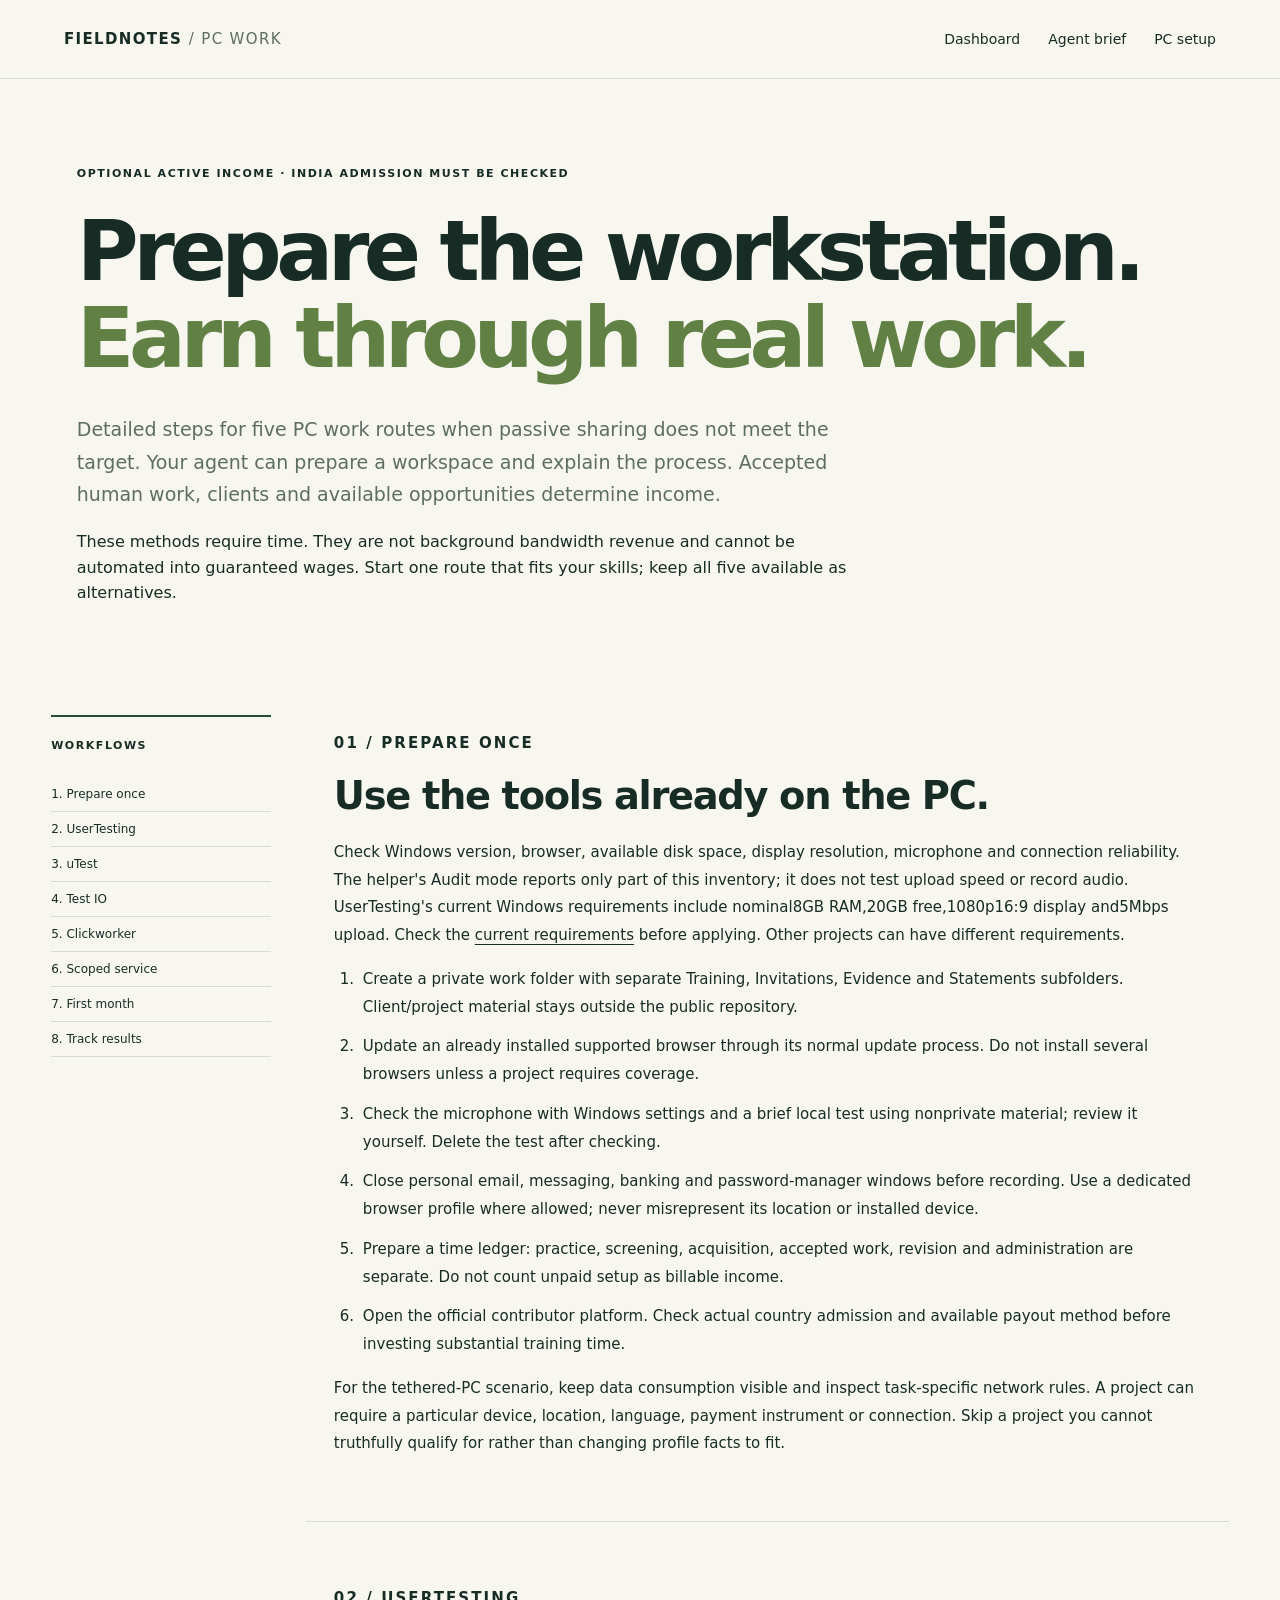
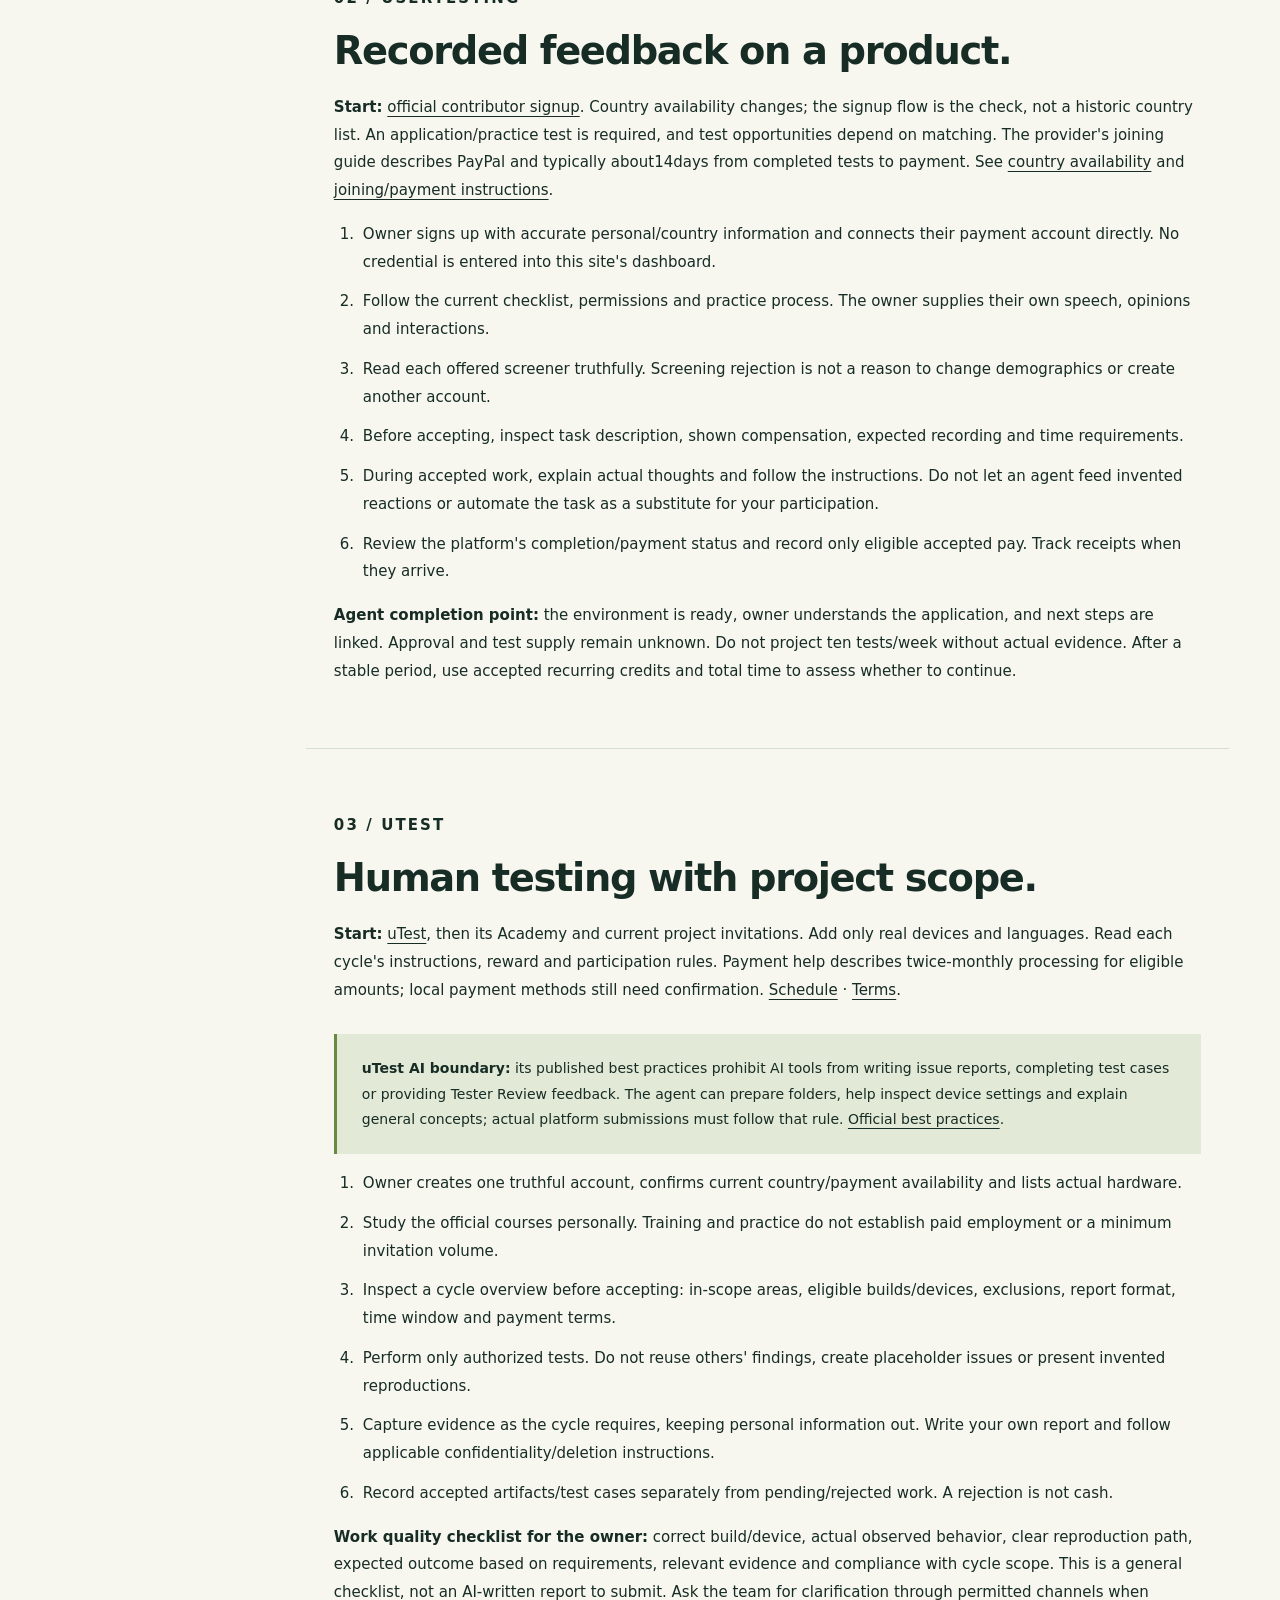
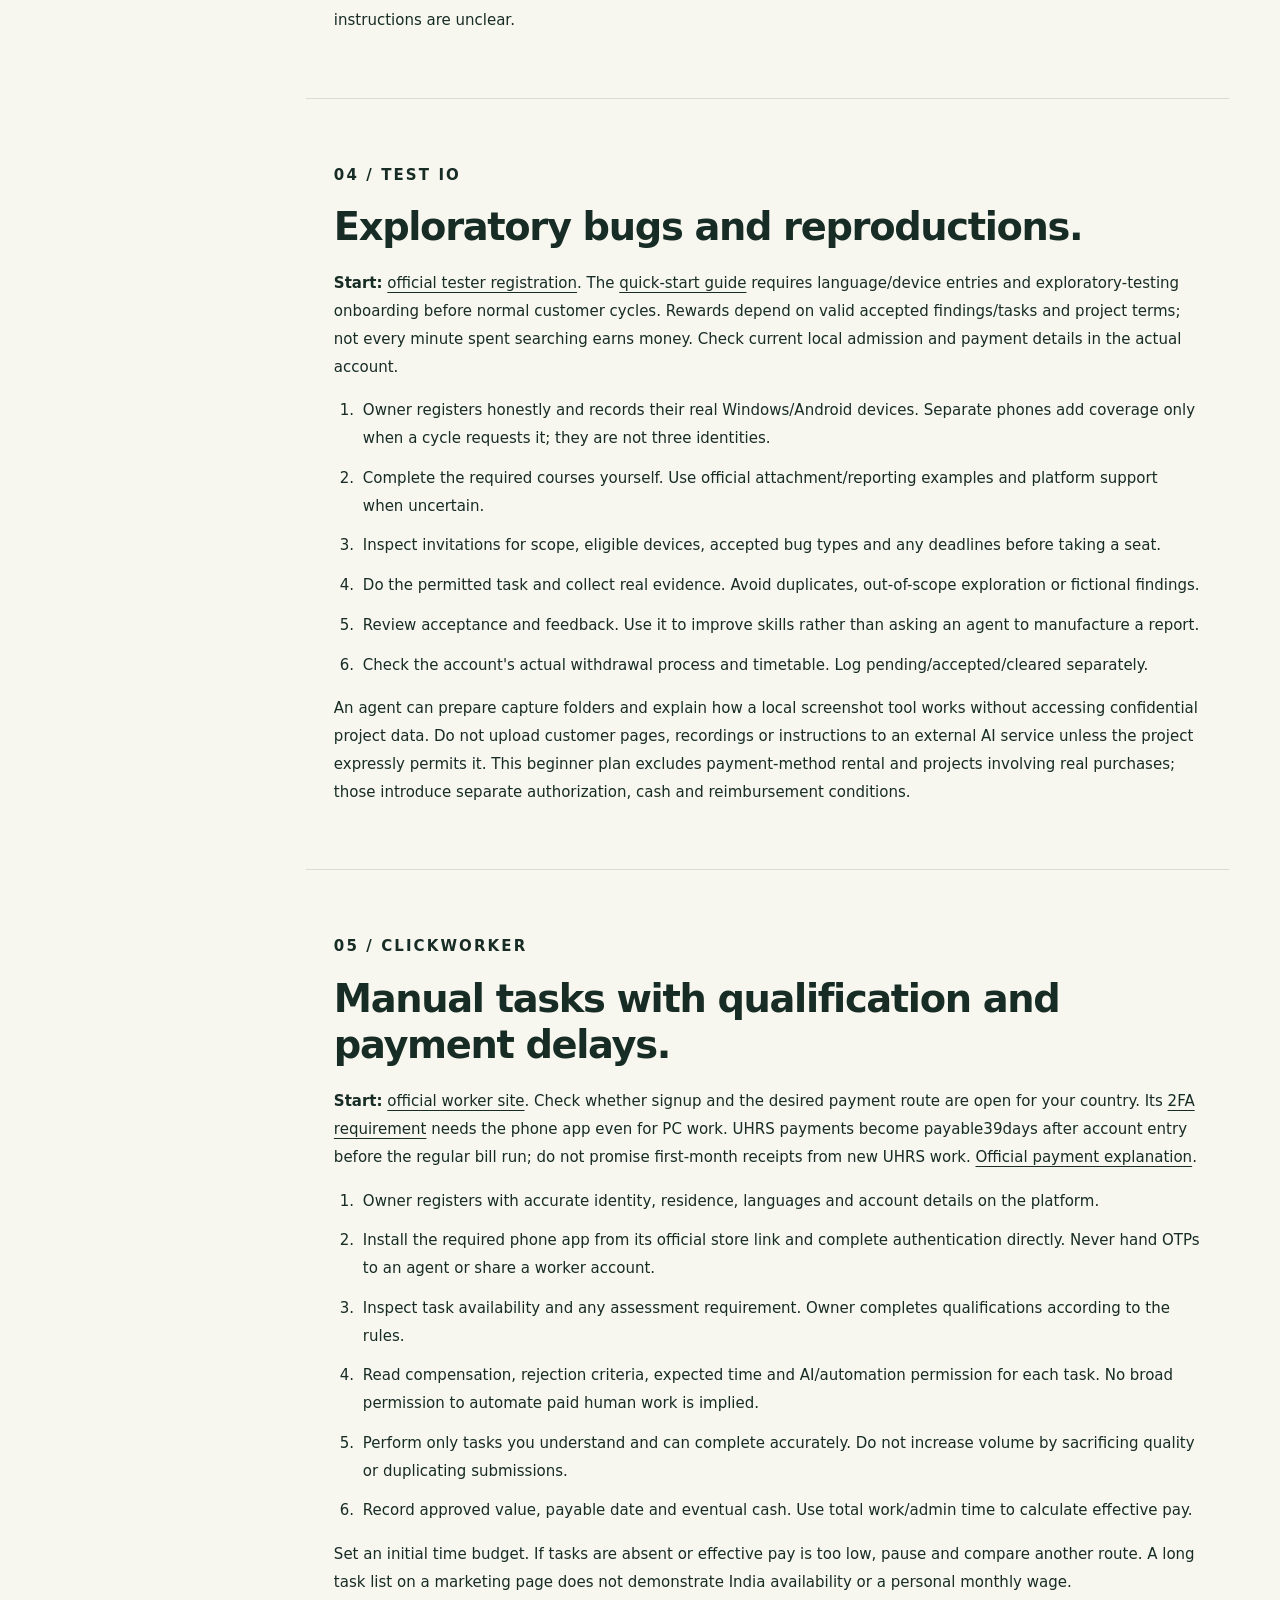
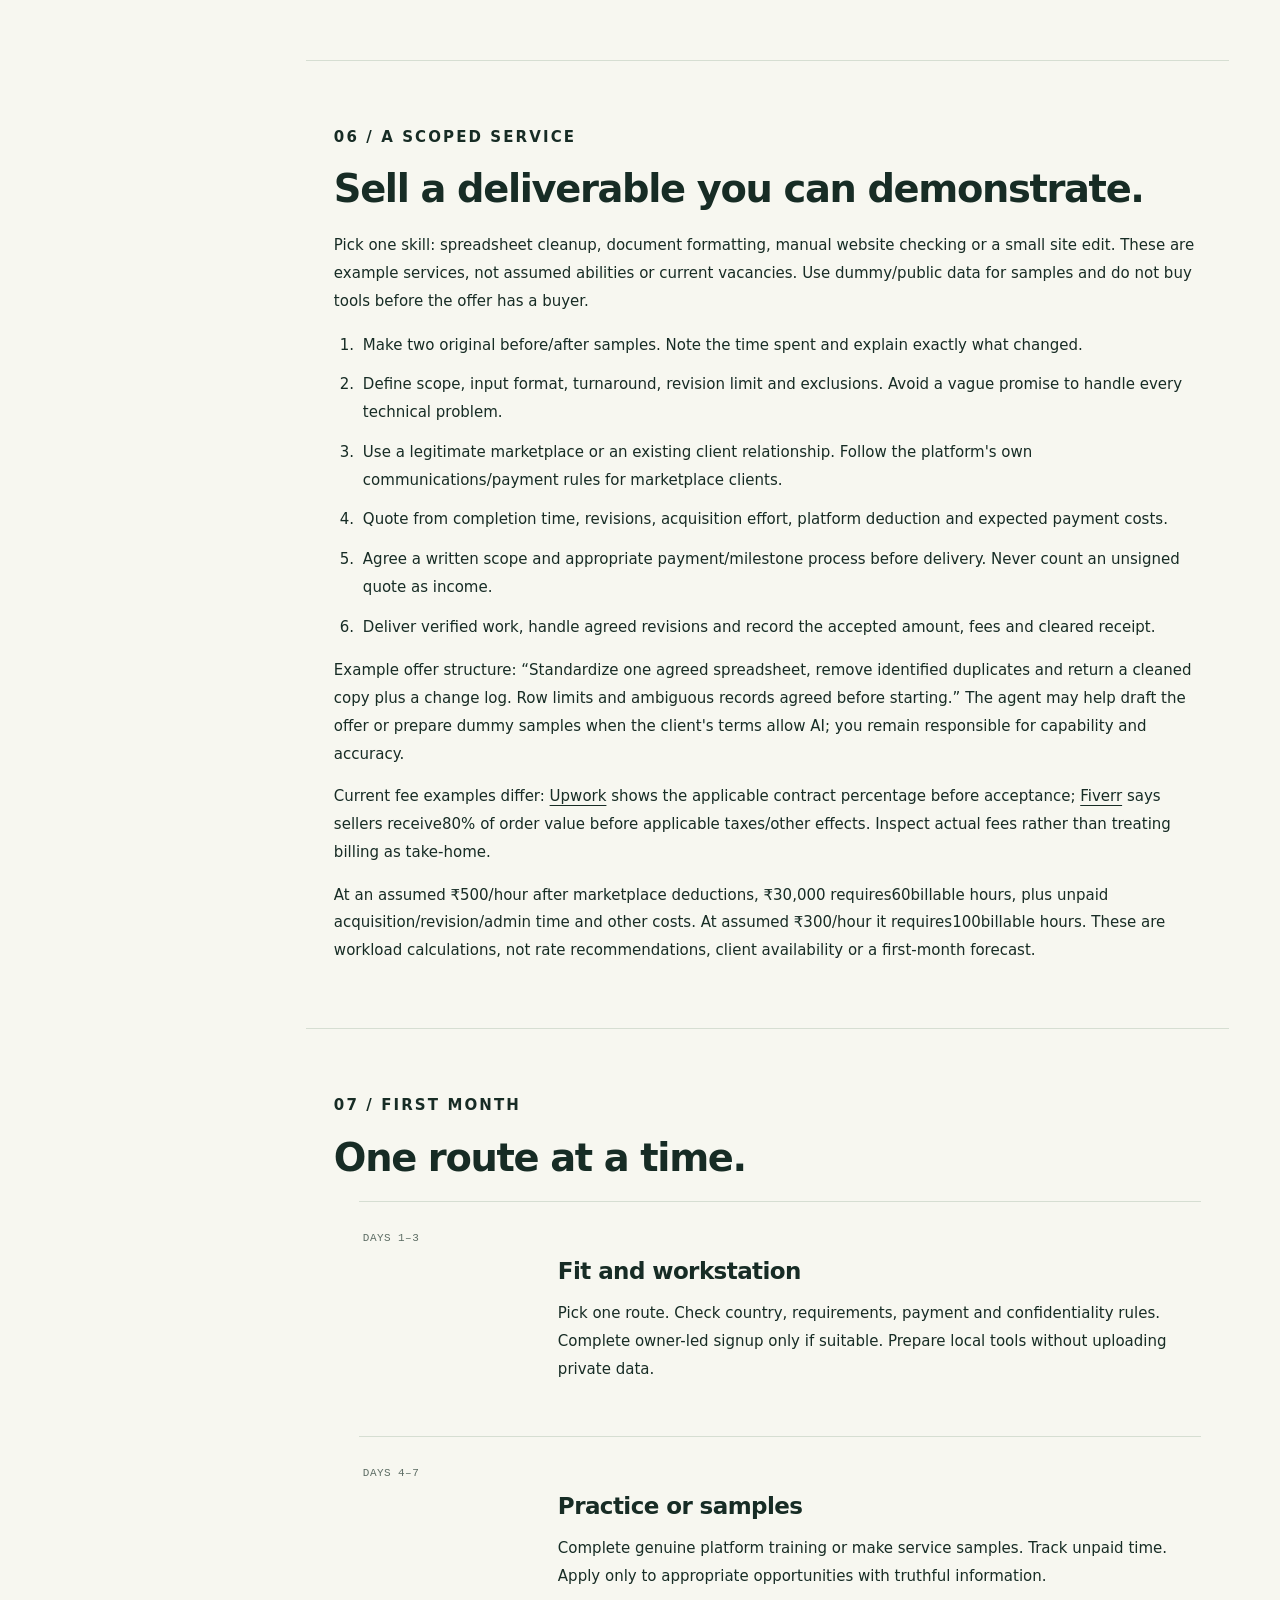
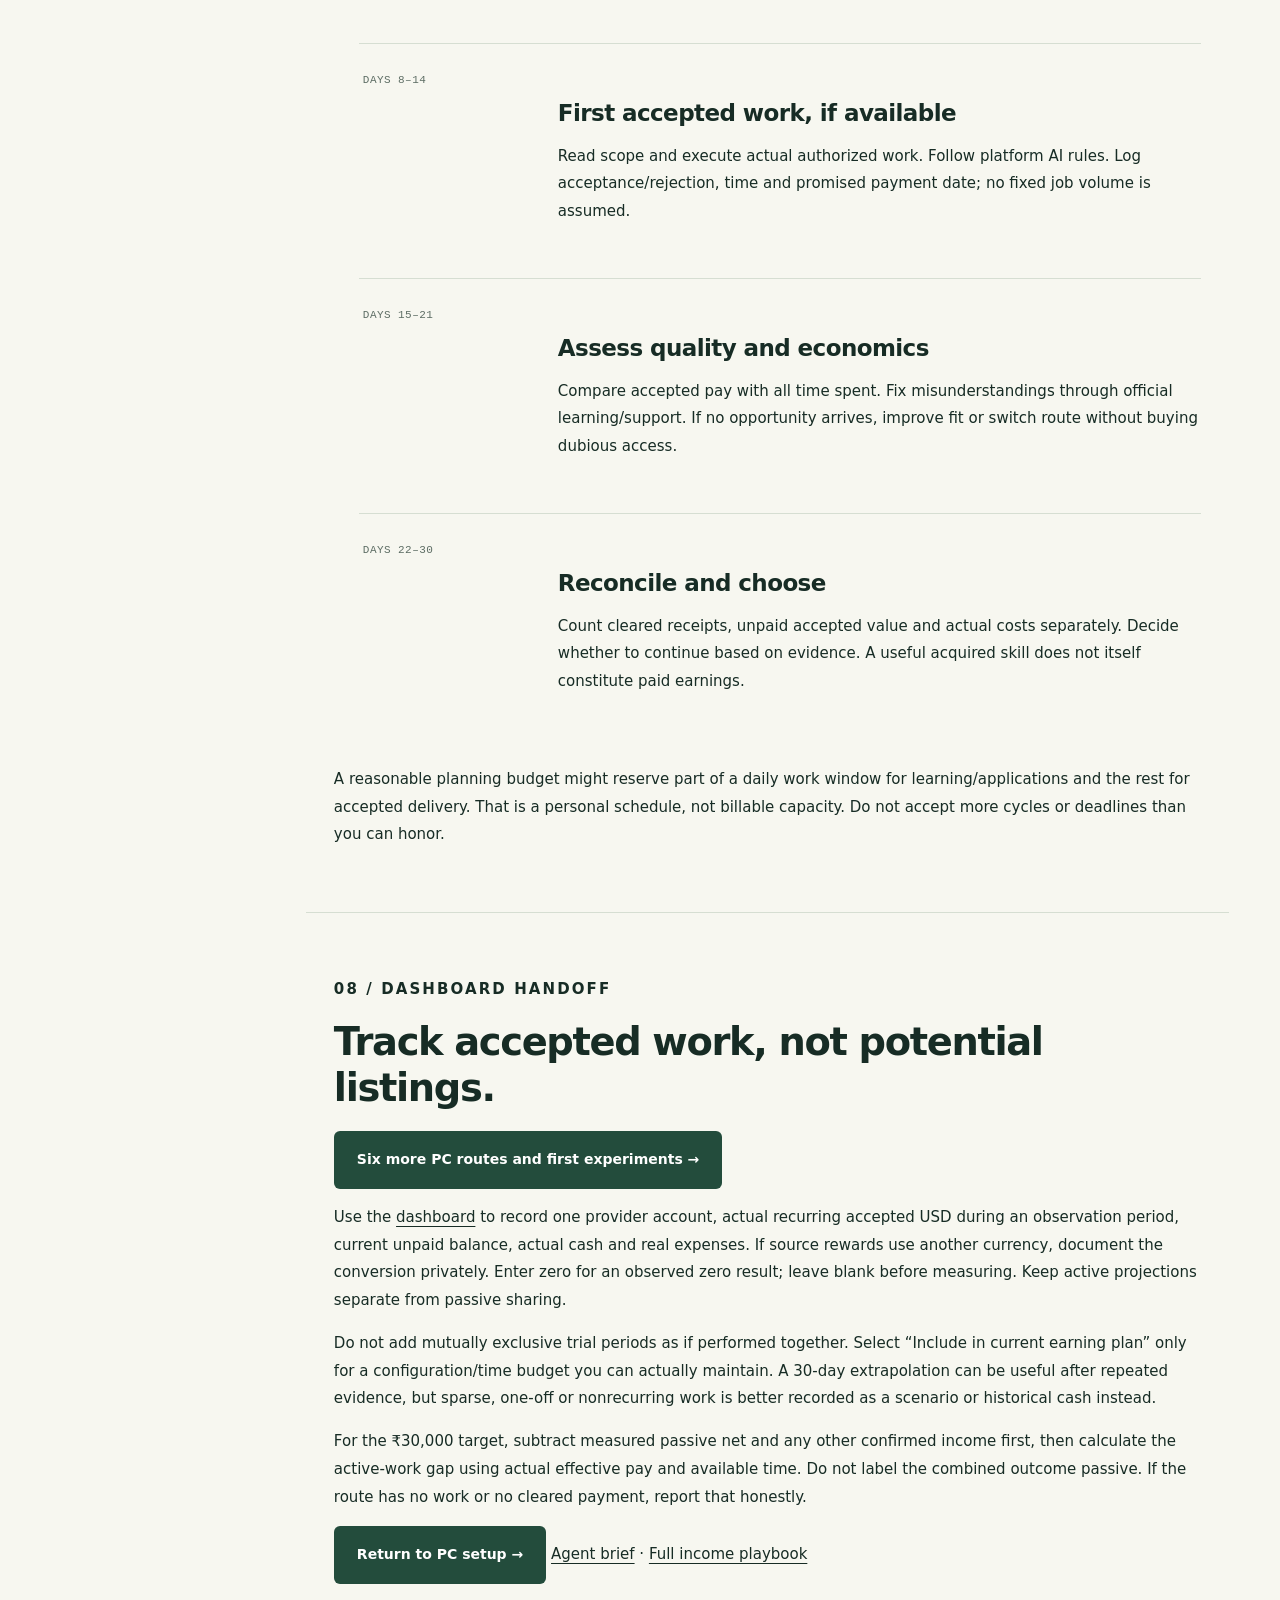
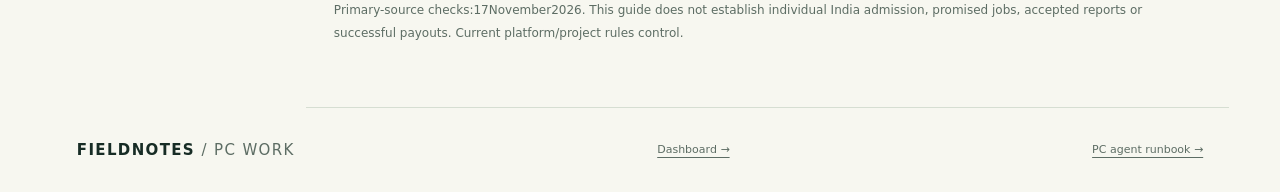
<file: pc-work-playbooks.html>
<!doctype html><html lang="en"><head><meta charset="utf-8"><meta name="viewport" content="width=device-width,initial-scale=1"><meta name="description" content="Self-service PC work onboarding: UserTesting, uTest, Test IO, Clickworker and scoped freelance work, with agent preparation, human-work rules and payment tracking."><link rel="icon" href="data:,"><link rel="stylesheet" href="site.css"><link rel="stylesheet" href="handbook.css"><title>Detailed PC work playbooks · Fieldnotes</title></head><body><a class="skip" href="#main">Skip to content</a><header><a class="brand" href="pc-agent.html">FIELDNOTES <span>/ PC WORK</span></a><nav aria-label="Main navigation"><a href="dashboard.html">Dashboard</a><a href="AGENT-SETUP.md">Agent brief</a><a href="pc-agent.html">PC setup</a></nav></header><main id="main"><section class="hero book-hero"><p class="eyebrow">OPTIONAL ACTIVE INCOME · INDIA ADMISSION MUST BE CHECKED</p><h1>Prepare the workstation.<br><em>Earn through real work.</em></h1><p class="intro">Detailed steps for five PC work routes when passive sharing does not meet the target. Your agent can prepare a workspace and explain the process. Accepted human work, clients and available opportunities determine income.</p><p>These methods require time. They are not background bandwidth revenue and cannot be automated into guaranteed wages. Start one route that fits your skills; keep all five available as alternatives.</p></section><div class="book-layout"><aside class="contents"><p class="eyebrow">WORKFLOWS</p><nav aria-label="Contents"><a href="#prepare">1. Prepare once</a><a href="#usertesting">2. UserTesting</a><a href="#utest">3. uTest</a><a href="#testio">4. Test IO</a><a href="#clickworker">5. Clickworker</a><a href="#freelance">6. Scoped service</a><a href="#schedule">7. First month</a><a href="#money">8. Track results</a></nav></aside><div class="book-content">
<section class="section" id="prepare"><p class="eyebrow">01 / PREPARE ONCE</p><h2>Use the tools already on the PC.</h2><p>Check Windows version, browser, available disk space, display resolution, microphone and connection reliability. The helper's Audit mode reports only part of this inventory; it does not test upload speed or record audio. UserTesting's current Windows requirements include nominal8GB RAM,20GB free,1080p16:9 display and5Mbps upload. Check the <a href="https://participant-support.usertesting.com/hc/en-us/articles/39392319697299-System-requirements">current requirements</a> before applying. Other projects can have different requirements.</p><ol><li>Create a private work folder with separate Training, Invitations, Evidence and Statements subfolders. Client/project material stays outside the public repository.</li><li>Update an already installed supported browser through its normal update process. Do not install several browsers unless a project requires coverage.</li><li>Check the microphone with Windows settings and a brief local test using nonprivate material; review it yourself. Delete the test after checking.</li><li>Close personal email, messaging, banking and password-manager windows before recording. Use a dedicated browser profile where allowed; never misrepresent its location or installed device.</li><li>Prepare a time ledger: practice, screening, acquisition, accepted work, revision and administration are separate. Do not count unpaid setup as billable income.</li><li>Open the official contributor platform. Check actual country admission and available payout method before investing substantial training time.</li></ol><p>For the tethered-PC scenario, keep data consumption visible and inspect task-specific network rules. A project can require a particular device, location, language, payment instrument or connection. Skip a project you cannot truthfully qualify for rather than changing profile facts to fit.</p></section>
<section class="section" id="usertesting"><p class="eyebrow">02 / USERTESTING</p><h2>Recorded feedback on a product.</h2><p><strong>Start:</strong> <a href="https://www.usertesting.com/get-paid-to-test">official contributor signup</a>. Country availability changes; the signup flow is the check, not a historic country list. An application/practice test is required, and test opportunities depend on matching. The provider's joining guide describes PayPal and typically about14days from completed tests to payment. See <a href="https://participant-support.usertesting.com/hc/en-us/articles/38410176419603-Can-I-join-the-UserTesting-Network-from-my-country">country availability</a> and <a href="https://participant-support.usertesting.com/hc/en-us/articles/38745458217235-How-can-I-join-the-UserTesting-Network">joining/payment instructions</a>.</p><ol><li>Owner signs up with accurate personal/country information and connects their payment account directly. No credential is entered into this site's dashboard.</li><li>Follow the current checklist, permissions and practice process. The owner supplies their own speech, opinions and interactions.</li><li>Read each offered screener truthfully. Screening rejection is not a reason to change demographics or create another account.</li><li>Before accepting, inspect task description, shown compensation, expected recording and time requirements.</li><li>During accepted work, explain actual thoughts and follow the instructions. Do not let an agent feed invented reactions or automate the task as a substitute for your participation.</li><li>Review the platform's completion/payment status and record only eligible accepted pay. Track receipts when they arrive.</li></ol><p><strong>Agent completion point:</strong> the environment is ready, owner understands the application, and next steps are linked. Approval and test supply remain unknown. Do not project ten tests/week without actual evidence. After a stable period, use accepted recurring credits and total time to assess whether to continue.</p></section>
<section class="section" id="utest"><p class="eyebrow">03 / UTEST</p><h2>Human testing with project scope.</h2><p><strong>Start:</strong> <a href="https://www.utest.com/">uTest</a>, then its Academy and current project invitations. Add only real devices and languages. Read each cycle's instructions, reward and participation rules. Payment help describes twice-monthly processing for eligible amounts; local payment methods still need confirmation. <a href="https://support.utest.com/csp?id=kb_article_view&amp;sysparm_article=KB0010033">Schedule</a> · <a href="https://www.utest.com/terms-and-conditions">Terms</a>.</p><div class="callout"><strong>uTest AI boundary:</strong> its published best practices prohibit AI tools from writing issue reports, completing test cases or providing Tester Review feedback. The agent can prepare folders, help inspect device settings and explain general concepts; actual platform submissions must follow that rule. <a href="https://support.utest.com/csp?id=kb_article_view&amp;sysparm_article=KB0011137">Official best practices</a>.</div><ol><li>Owner creates one truthful account, confirms current country/payment availability and lists actual hardware.</li><li>Study the official courses personally. Training and practice do not establish paid employment or a minimum invitation volume.</li><li>Inspect a cycle overview before accepting: in-scope areas, eligible builds/devices, exclusions, report format, time window and payment terms.</li><li>Perform only authorized tests. Do not reuse others' findings, create placeholder issues or present invented reproductions.</li><li>Capture evidence as the cycle requires, keeping personal information out. Write your own report and follow applicable confidentiality/deletion instructions.</li><li>Record accepted artifacts/test cases separately from pending/rejected work. A rejection is not cash.</li></ol><p><strong>Work quality checklist for the owner:</strong> correct build/device, actual observed behavior, clear reproduction path, expected outcome based on requirements, relevant evidence and compliance with cycle scope. This is a general checklist, not an AI-written report to submit. Ask the team for clarification through permitted channels when instructions are unclear.</p></section>
<section class="section" id="testio"><p class="eyebrow">04 / TEST IO</p><h2>Exploratory bugs and reproductions.</h2><p><strong>Start:</strong> <a href="https://test.io/become-a-tester">official tester registration</a>. The <a href="https://academy.test.io/en/articles/6679816-quick-start-guide">quick-start guide</a> requires language/device entries and exploratory-testing onboarding before normal customer cycles. Rewards depend on valid accepted findings/tasks and project terms; not every minute spent searching earns money. Check current local admission and payment details in the actual account.</p><ol><li>Owner registers honestly and records their real Windows/Android devices. Separate phones add coverage only when a cycle requests it; they are not three identities.</li><li>Complete the required courses yourself. Use official attachment/reporting examples and platform support when uncertain.</li><li>Inspect invitations for scope, eligible devices, accepted bug types and any deadlines before taking a seat.</li><li>Do the permitted task and collect real evidence. Avoid duplicates, out-of-scope exploration or fictional findings.</li><li>Review acceptance and feedback. Use it to improve skills rather than asking an agent to manufacture a report.</li><li>Check the account's actual withdrawal process and timetable. Log pending/accepted/cleared separately.</li></ol><p>An agent can prepare capture folders and explain how a local screenshot tool works without accessing confidential project data. Do not upload customer pages, recordings or instructions to an external AI service unless the project expressly permits it. This beginner plan excludes payment-method rental and projects involving real purchases; those introduce separate authorization, cash and reimbursement conditions.</p></section>
<section class="section" id="clickworker"><p class="eyebrow">05 / CLICKWORKER</p><h2>Manual tasks with qualification and payment delays.</h2><p><strong>Start:</strong> <a href="https://www.clickworker.com/clickworker/">official worker site</a>. Check whether signup and the desired payment route are open for your country. Its <a href="https://support-workplace.clickworker.com/support/solutions/articles/80001056902-do-i-need-a-mobile-phone-or-a-tablet-to-login-on-clickworker-">2FA requirement</a> needs the phone app even for PC work. UHRS payments become payable39days after account entry before the regular bill run; do not promise first-month receipts from new UHRS work. <a href="https://support-workplace.clickworker.com/support/solutions/articles/80000672309-how-does-uhrs-payment-work">Official payment explanation</a>.</p><ol><li>Owner registers with accurate identity, residence, languages and account details on the platform.</li><li>Install the required phone app from its official store link and complete authentication directly. Never hand OTPs to an agent or share a worker account.</li><li>Inspect task availability and any assessment requirement. Owner completes qualifications according to the rules.</li><li>Read compensation, rejection criteria, expected time and AI/automation permission for each task. No broad permission to automate paid human work is implied.</li><li>Perform only tasks you understand and can complete accurately. Do not increase volume by sacrificing quality or duplicating submissions.</li><li>Record approved value, payable date and eventual cash. Use total work/admin time to calculate effective pay.</li></ol><p>Set an initial time budget. If tasks are absent or effective pay is too low, pause and compare another route. A long task list on a marketing page does not demonstrate India availability or a personal monthly wage.</p></section>
<section class="section" id="freelance"><p class="eyebrow">06 / A SCOPED SERVICE</p><h2>Sell a deliverable you can demonstrate.</h2><p>Pick one skill: spreadsheet cleanup, document formatting, manual website checking or a small site edit. These are example services, not assumed abilities or current vacancies. Use dummy/public data for samples and do not buy tools before the offer has a buyer.</p><ol><li>Make two original before/after samples. Note the time spent and explain exactly what changed.</li><li>Define scope, input format, turnaround, revision limit and exclusions. Avoid a vague promise to handle every technical problem.</li><li>Use a legitimate marketplace or an existing client relationship. Follow the platform's own communications/payment rules for marketplace clients.</li><li>Quote from completion time, revisions, acquisition effort, platform deduction and expected payment costs.</li><li>Agree a written scope and appropriate payment/milestone process before delivery. Never count an unsigned quote as income.</li><li>Deliver verified work, handle agreed revisions and record the accepted amount, fees and cleared receipt.</li></ol><p>Example offer structure: “Standardize one agreed spreadsheet, remove identified duplicates and return a cleaned copy plus a change log. Row limits and ambiguous records agreed before starting.” The agent may help draft the offer or prepare dummy samples when the client's terms allow AI; you remain responsible for capability and accuracy.</p><p>Current fee examples differ: <a href="https://support.upwork.com/hc/en-us/articles/211062538-Learn-about-the-Freelancer-Service-Fee">Upwork</a> shows the applicable contract percentage before acceptance; <a href="https://help.fiverr.com/hc/en-us/articles/9234443621137-Your-earnings-page">Fiverr</a> says sellers receive80% of order value before applicable taxes/other effects. Inspect actual fees rather than treating billing as take-home.</p><p>At an assumed ₹500/hour after marketplace deductions, ₹30,000 requires60billable hours, plus unpaid acquisition/revision/admin time and other costs. At assumed ₹300/hour it requires100billable hours. These are workload calculations, not rate recommendations, client availability or a first-month forecast.</p></section>
<section class="section" id="schedule"><p class="eyebrow">07 / FIRST MONTH</p><h2>One route at a time.</h2><ol class="timeline"><li><span>DAYS 1–3</span><div><h3>Fit and workstation</h3><p>Pick one route. Check country, requirements, payment and confidentiality rules. Complete owner-led signup only if suitable. Prepare local tools without uploading private data.</p></div></li><li><span>DAYS 4–7</span><div><h3>Practice or samples</h3><p>Complete genuine platform training or make service samples. Track unpaid time. Apply only to appropriate opportunities with truthful information.</p></div></li><li><span>DAYS 8–14</span><div><h3>First accepted work, if available</h3><p>Read scope and execute actual authorized work. Follow platform AI rules. Log acceptance/rejection, time and promised payment date; no fixed job volume is assumed.</p></div></li><li><span>DAYS 15–21</span><div><h3>Assess quality and economics</h3><p>Compare accepted pay with all time spent. Fix misunderstandings through official learning/support. If no opportunity arrives, improve fit or switch route without buying dubious access.</p></div></li><li><span>DAYS 22–30</span><div><h3>Reconcile and choose</h3><p>Count cleared receipts, unpaid accepted value and actual costs separately. Decide whether to continue based on evidence. A useful acquired skill does not itself constitute paid earnings.</p></div></li></ol><p>A reasonable planning budget might reserve part of a daily work window for learning/applications and the rest for accepted delivery. That is a personal schedule, not billable capacity. Do not accept more cycles or deadlines than you can honor.</p></section>
<section class="section" id="money"><p class="eyebrow">08 / DASHBOARD HANDOFF</p><h2>Track accepted work, not potential listings.</h2><p><a class="button" href="more-pc-routes.html">Six more PC routes and first experiments &rarr;</a></p><p>Use the <a href="dashboard.html">dashboard</a> to record one provider account, actual recurring accepted USD during an observation period, current unpaid balance, actual cash and real expenses. If source rewards use another currency, document the conversion privately. Enter zero for an observed zero result; leave blank before measuring. Keep active projections separate from passive sharing.</p><p>Do not add mutually exclusive trial periods as if performed together. Select “Include in current earning plan” only for a configuration/time budget you can actually maintain. A 30-day extrapolation can be useful after repeated evidence, but sparse, one-off or nonrecurring work is better recorded as a scenario or historical cash instead.</p><p>For the ₹30,000 target, subtract measured passive net and any other confirmed income first, then calculate the active-work gap using actual effective pay and available time. Do not label the combined outcome passive. If the route has no work or no cleared payment, report that honestly.</p><p><a class="button" href="pc-agent.html">Return to PC setup →</a> <a href="AGENT-SETUP.md">Agent brief</a> · <a href="internet-income-plan.html">Full income playbook</a></p><p class="small">Primary-source checks:17November2026. This guide does not establish individual India admission, promised jobs, accepted reports or successful payouts. Current platform/project rules control.</p></section></div></div></main><footer><div class="brand">FIELDNOTES <span>/ PC WORK</span></div><a href="dashboard.html">Dashboard →</a><a href="pc-agent.html">PC agent runbook →</a></footer></body></html>
</file>
<file: site.css>
:root{--paper:#f7f7f0;--ink:#172c25;--muted:#5d6d64;--line:#d6ded2;--green:#234c3c;--lime:#d4f28c;--white:#fffef9;--orange:#a45629}*{box-sizing:border-box}html{scroll-behavior:smooth;scroll-padding-top:30px}body{margin:0;background:var(--paper);color:var(--ink);font:16px/1.6 system-ui,-apple-system,BlinkMacSystemFont,'Segoe UI',sans-serif}a{color:inherit;text-underline-offset:4px}a:hover{text-decoration-thickness:2px}button,input,select{font:inherit}button,a,input,select,summary{outline-offset:5px}button:focus-visible,a:focus-visible,input:focus-visible,select:focus-visible,summary:focus-visible{outline:3px solid #b76525}.skip{position:absolute;top:-80px;padding:12px;background:white;z-index:5}.skip:focus{top:10px}header{max-width:1440px;margin:auto;padding:27px 5%;display:flex;align-items:center;justify-content:space-between;gap:20px;border-bottom:1px solid var(--line)}.brand{font-weight:850;letter-spacing:.09em;font-size:15px;text-decoration:none}.brand span{font-weight:400;color:var(--muted)}nav{display:flex;gap:28px;font-size:14px}nav a,.repo{text-decoration:none}.repo{font-size:13px;border:1px solid var(--line);border-radius:25px;padding:8px 15px}main{max-width:1440px;margin:auto}.hero{padding:86px 6% 72px;position:relative;overflow:hidden}.eyebrow{font-size:11px;letter-spacing:.14em;font-weight:750;margin:0 0 22px}.dot{display:inline-block;width:7px;height:7px;border-radius:50%;background:#5c8b38;margin-right:8px}h1{font-size:clamp(54px,7.6vw,108px);line-height:1.04;font-weight:550;letter-spacing:-.065em;margin:25px 0 30px;position:relative;z-index:1}h1 em{font:inherit;color:#608044;font-style:normal}.intro{font-size:19px;line-height:1.7;max-width:660px;color:var(--muted)}.hero-bottom{display:flex;gap:30px;align-items:center;margin-top:35px}.button{display:inline-block;background:var(--green);color:#fff;padding:16px 23px;border-radius:6px;text-decoration:none;font-size:14px;font-weight:650}.hero-bottom p{font-size:12px;color:var(--muted)}.hero-index{position:absolute;right:7%;top:130px;font-family:Georgia,serif;font-size:260px;line-height:1;color:#dce7ca;transform:rotate(-8deg);z-index:0}.hero-index span{display:block;font:10px/1.5 monospace;letter-spacing:.16em;text-align:center;color:#728363;margin-top:20px}.verdict{background:var(--green);color:var(--white);padding:44px 6%;display:grid;grid-template-columns:1fr 1.1fr;gap:60px}.verdict .eyebrow{color:var(--lime)}h2{font-size:clamp(28px,3vw,40px);line-height:1.2;font-weight:550;letter-spacing:-.035em;margin:0 0 20px}.verdict h2{font-size:32px}.verdict p{font-size:15px;margin:0 0 15px}.section{padding:70px 6%;border-bottom:1px solid var(--line)}.section-heading{display:flex;justify-content:space-between;gap:35px;align-items:flex-end;margin-bottom:25px}.section-heading p:not(.eyebrow){font-size:13px;color:var(--muted);margin-bottom:20px}.controls{padding:20px 0;display:flex;gap:20px;align-items:end;border-top:1px solid var(--line)}.search-label{font-size:12px;font-weight:650;min-width:230px}.search-label input{display:block;margin-top:5px;width:100%;border:1px solid var(--line);padding:11px;background:var(--white);border-radius:6px;font-size:14px}fieldset{border:0;padding:0;margin:0}legend{font-size:12px;font-weight:650;margin-bottom:5px}.filters{display:flex;flex-wrap:wrap;gap:7px}.filters button{padding:10px 13px;border:1px solid var(--line);border-radius:6px;background:transparent;cursor:pointer;font-size:12px}.filters button.active{background:var(--green);color:white;border-color:var(--green)}.small{font-size:12px;color:var(--muted)}.app-grid{display:grid;grid-template-columns:repeat(3,minmax(0,1fr));gap:17px;align-items:start}.app-card{background:var(--white);border:1px solid var(--line);border-radius:8px;padding:24px}.app-card[hidden]{display:none}.card-top{display:flex;justify-content:space-between;align-items:center}.card-number{font:13px monospace;color:#829180}.badge{font-size:10px;text-transform:uppercase;letter-spacing:.06em;padding:5px 9px;border-radius:20px;font-weight:750}.pilot{background:#deefc4;color:#315321}.conditional{background:#e3ede5;color:#325442}.watchlist{background:#f4e7c9;color:#78551c}.exclude{background:#eee5df;color:#744934}.category{font-size:10px;letter-spacing:.04em;color:var(--muted);text-transform:uppercase;margin-top:23px}h3{font-size:21px;line-height:1.25;font-weight:650;letter-spacing:-.025em;margin:10px 0 16px}.app-card p{font-size:13px}.app-card .eligibility{font-size:12px;border-left:2px solid var(--line);padding-left:12px}.app-card details{border-top:1px solid var(--line);margin-top:20px;padding-top:15px}.app-card summary{font-size:12px;font-weight:650;cursor:pointer}.app-card h4{font-size:12px;text-transform:uppercase;letter-spacing:.06em;margin:22px 0 7px}.app-card ol,.app-card ul{padding-left:20px;font-size:12px}.app-card li{margin-bottom:8px}.app-card .sources{padding-left:15px;overflow-wrap:anywhere}.evidence{color:var(--muted)}.numbers{background:#edf1e6}.calc-grid{display:grid;grid-template-columns:1.1fr 1fr;gap:35px}.input-grid{display:grid;grid-template-columns:1fr 1fr;gap:15px}.input-grid label{font-size:12px;font-weight:650}.input-grid input,.input-grid select{display:block;width:100%;min-width:0;padding:11px;border:1px solid #c8d4bf;background:var(--white);border-radius:5px;margin-top:5px;font-size:14px}.calc-output{background:var(--green);color:white;border-radius:9px;padding:32px;align-self:start}.calc-output .eyebrow{color:var(--lime)}.big-number{font-size:clamp(38px,5vw,68px);line-height:1.15;letter-spacing:-.04em;overflow-wrap:anywhere}.calc-output p{font-size:13px}.calc-output .small{color:#d5dfcc}dl div{display:flex;justify-content:space-between;gap:10px;border-bottom:1px solid #52705e;padding:10px 0;font-size:13px}dd{margin:0;white-space:nowrap;font-weight:650}.calc-note{padding-top:12px;color:var(--lime)}.three-up{display:grid;grid-template-columns:repeat(3,minmax(0,1fr));gap:30px;margin-top:38px}.three-up article{border-top:1px solid #bfcdb6;padding-top:20px}.three-up h3{font-size:18px}.three-up p,.three-up a{font-size:13px}.callout{margin-top:30px;padding:22px 25px;background:#e2e9d7;border-left:3px solid #698843;font-size:14px}.timeline{list-style:none;padding:0;margin:10px 0 30px}.timeline li{display:grid;grid-template-columns:170px 1fr;border-top:1px solid var(--line);padding:25px 0;gap:25px}.timeline li>span{font:11px/2 monospace;letter-spacing:.04em;color:var(--muted)}.timeline h3{margin:0 0 9px;font-size:20px}.timeline p{margin:0 0 8px;font-size:14px;max-width:800px}.timeline small{font-size:12px;color:#587340}.text-link{font-weight:650}.two-up{display:grid;grid-template-columns:1fr 1fr;gap:25px}.panel{background:var(--white);border:1px solid var(--line);border-radius:8px;padding:28px}.panel p,.panel li{font-size:14px}.panel ul{padding-left:20px}.panel li{margin-bottom:9px}.table-scroll{overflow-x:auto;margin-top:25px}table{width:100%;border-collapse:collapse;text-align:left;font-size:13px;min-width:640px}caption{text-align:left;font-size:12px;color:var(--muted);margin-bottom:15px}th{background:#e6ecde;font-size:12px;font-weight:700}td,th{padding:18px;vertical-align:top;border:1px solid var(--line)}td:first-child{font-weight:650;width:21%}.methodology p{font-size:13px}.methodology a{overflow-wrap:anywhere}footer{max-width:1440px;margin:auto;padding:30px 6%;display:flex;gap:20px;align-items:center;justify-content:space-between}footer p,footer>a{font-size:11px;color:var(--muted)}@media(min-width:1200px){.hero .intro{max-width:680px}}@media(max-width:1000px){.hero-index{opacity:.5;right:4%;font-size:200px}.app-grid{grid-template-columns:repeat(2,minmax(0,1fr))}.controls{align-items:stretch;flex-direction:column}.search-label{max-width:420px}.verdict{gap:30px}.repo{display:none}.section-heading{align-items:start}.calc-grid{gap:25px}.hero .intro{position:relative;z-index:1}.three-up{gap:20px}}@media(max-width:680px){header{padding:20px 6%;flex-wrap:wrap;gap:16px}nav{gap:20px;font-size:12px;width:100%;justify-content:space-between}.hero{padding-top:48px;padding-bottom:40px}.hero-index{display:none}.intro{font-size:16px}.hero-bottom{gap:16px;align-items:start;flex-direction:column}.hero-bottom p{margin:0}.verdict{grid-template-columns:1fr;gap:12px;padding-top:35px;padding-bottom:25px}.verdict h2{font-size:29px}.section{padding-top:44px;padding-bottom:44px}.section-heading{display:block}.section-heading h2{margin-bottom:10px}.section-heading p:not(.eyebrow){margin:10px 0}.eyebrow{margin-bottom:16px}.app-grid,.calc-grid,.three-up,.two-up{grid-template-columns:1fr}.app-card{padding:22px}.filters button{padding:9px 10px}.input-grid{gap:12px}.calc-output{padding:25px}.timeline li{grid-template-columns:1fr;gap:8px}.timeline h3{font-size:19px}.panel{padding:23px}footer{flex-direction:column;align-items:start;gap:10px}footer p{margin:0}.callout{padding:18px}.section-heading br{display:none}}@media(prefers-reduced-motion:reduce){html{scroll-behavior:auto}}@media print{header,nav,.controls,.hero-index,footer{display:none}.section,.hero{padding:20px 0}.app-grid{grid-template-columns:1fr 1fr}.app-card{break-inside:avoid}.calc-grid{display:block}.numbers,.verdict,.calc-output{background:white;color:black}a{color:black}.app-card details{display:block}}
</file>
<file: dashboard.css>
.dash-title{font-size:clamp(40px,5.5vw,72px)}.toolbar{display:flex;flex-wrap:wrap;gap:15px;margin:25px 0;align-items:end}.toolbar label{font-size:12px;font-weight:650}.toolbar input{display:block;padding:10px;margin-top:6px;border:1px solid var(--line);background:var(--white);border-radius:5px;max-width:220px}.actions button,.file-button{background:var(--white);border:1px solid var(--line);border-radius:5px;padding:10px 13px;font-size:12px;cursor:pointer}.file-button input{max-width:180px;font-size:11px}.totals{display:grid;grid-template-columns:repeat(3,minmax(0,1fr));gap:14px}.metric{background:var(--green);color:white;padding:22px;border-radius:7px}.metric span{font-size:11px;display:block;letter-spacing:.04em}.metric strong{font-size:29px;font-weight:550;display:block;margin-top:8px}.metric small{display:block;color:#dce7d4;font-size:11px;margin-top:8px}.provider{background:var(--white);border:1px solid var(--line);padding:25px;border-radius:7px;margin:20px 0}.provider-head{display:flex;justify-content:space-between;gap:15px}.provider-head h2{font-size:26px;margin:0 0 8px}.provider-head p{font-size:12px;margin:5px 0}.provider-head a{font-size:12px}.provider-grid{display:grid;grid-template-columns:repeat(4,minmax(0,1fr));gap:13px;margin-top:20px}.provider-grid label{font-size:11px;font-weight:650}.provider-grid input,.provider-grid select{display:block;width:100%;min-width:0;margin-top:5px;padding:9px;font-size:13px;border:1px solid var(--line);border-radius:4px;background:white}.provider-report{border-top:1px solid var(--line);margin-top:20px;padding-top:15px;font-size:13px;line-height:1.9}.mode{font-size:10px;text-transform:uppercase;padding:5px 10px;border-radius:20px;background:#e5edda;white-space:nowrap;align-self:start}.notice{background:#f3e7ca;padding:16px;font-size:13px;border-radius:5px}#message{font-size:13px;min-height:24px}@media(max-width:900px){.provider-grid{grid-template-columns:repeat(3,minmax(0,1fr))}.totals{grid-template-columns:1fr 1fr}}@media(max-width:600px){.provider-grid{grid-template-columns:1fr 1fr}.provider{padding:20px}.totals{grid-template-columns:1fr}.provider-head{display:block}.mode{display:inline-block;margin-top:8px}.toolbar input{max-width:100%}.toolbar label{width:100%}.actions label{width:auto}.metric strong{font-size:27px}}
.provider-grid input[type=checkbox]{width:18px;height:18px;margin-top:12px;accent-color:#234c3c;}
.workload{background:#e8eedf;border:1px solid var(--line);border-radius:7px;padding:22px;margin:24px 0}.workload h2{font-size:22px}.workload p{font-size:13px;line-height:1.8}
</file>
<file: handbook.css>
.book-hero{padding-bottom:45px}.book-hero h1{font-size:clamp(48px,6.6vw,88px)}.book-hero>p:not(.eyebrow){max-width:800px}.book-layout{display:grid;grid-template-columns:220px minmax(0,1fr);gap:35px;padding:0 4%}.contents{position:sticky;top:25px;align-self:start;margin-top:48px;border-top:2px solid var(--green);padding-top:20px}.contents nav{display:flex;flex-direction:column;gap:0}.contents a{padding:8px 0;border-bottom:1px solid var(--line);font-size:12px;text-decoration:none;line-height:1.5}.contents a:hover{color:#52723a}.book-content{min-width:0}.book-content .section{padding:48px 3%}.book-content p,.book-content li{font-size:15px;line-height:1.85}.book-content p{margin:15px 0}.book-content h3{font-size:23px;margin:30px 0 14px}.book-content h4{font-size:18px;margin:24px 0 10px}.book-content ul,.book-content ol{padding-left:25px}.book-content li{padding-left:4px;margin-bottom:12px}.book-content table{font-size:13px;min-width:580px}.book-content td,.book-content th{padding:16px}.book-content table caption{font-size:12px}.book-content .small{font-size:12px}.book-content .method{border-top:1px solid var(--line);margin-top:38px;padding-top:10px}.book-content .callout{font-size:14px;line-height:1.8}.book-content a{overflow-wrap:anywhere}.book-content pre{white-space:pre-wrap;overflow-wrap:anywhere;background:#e7ecdf;padding:22px;font-size:13px;line-height:1.8}.calculator-report{padding:24px;background:var(--green);color:white;margin-top:25px;border-radius:7px}.calculator-report p:first-child{font-size:21px;font-weight:650;line-height:1.6}.calculator-report p{font-size:14px;border-bottom:1px solid #587260;padding-bottom:12px}.calculator-report p:last-child{border-bottom:0;padding-bottom:0}.book-end{display:flex;flex-wrap:wrap;align-items:center;gap:24px;margin-top:30px}@media(max-width:1000px){.book-layout{grid-template-columns:180px minmax(0,1fr);gap:20px;padding:0 3%}.book-content .input-grid{grid-template-columns:1fr}.book-content .section{padding-left:2%;padding-right:2%}}@media(max-width:760px){.book-layout{display:block;padding:0}.contents{position:static;margin:10px 6%;padding-top:20px}.contents nav{display:grid;grid-template-columns:1fr 1fr;gap:0 16px;width:100%}.contents .eyebrow{margin-bottom:10px}.contents a{font-size:11px;padding:9px 0}.book-content .section{padding:40px 6%}.book-content h2{font-size:30px}.book-content h3{font-size:22px}.book-content p,.book-content li{font-size:14px}.book-content .input-grid{grid-template-columns:1fr}.book-hero .hero-bottom{gap:18px}.book-content td,.book-content th{padding:13px}.book-content .book-end{flex-direction:column;align-items:start}.calculator-report{padding:20px}.calculator-report p:first-child{font-size:18px}}@media print{.contents,.hero-bottom,.book-end,header,footer{display:none}.book-layout{display:block;padding:0}.book-content .section{padding:18px 0;break-inside:auto}.book-content table{min-width:0;font-size:11px}.book-content th,.book-content td{padding:7px}.calculator-report{background:white;color:black;border:1px solid #999}.calculator-report p{border-color:#bbb}.method{break-inside:auto}.book-content a{color:black}}
</file>
